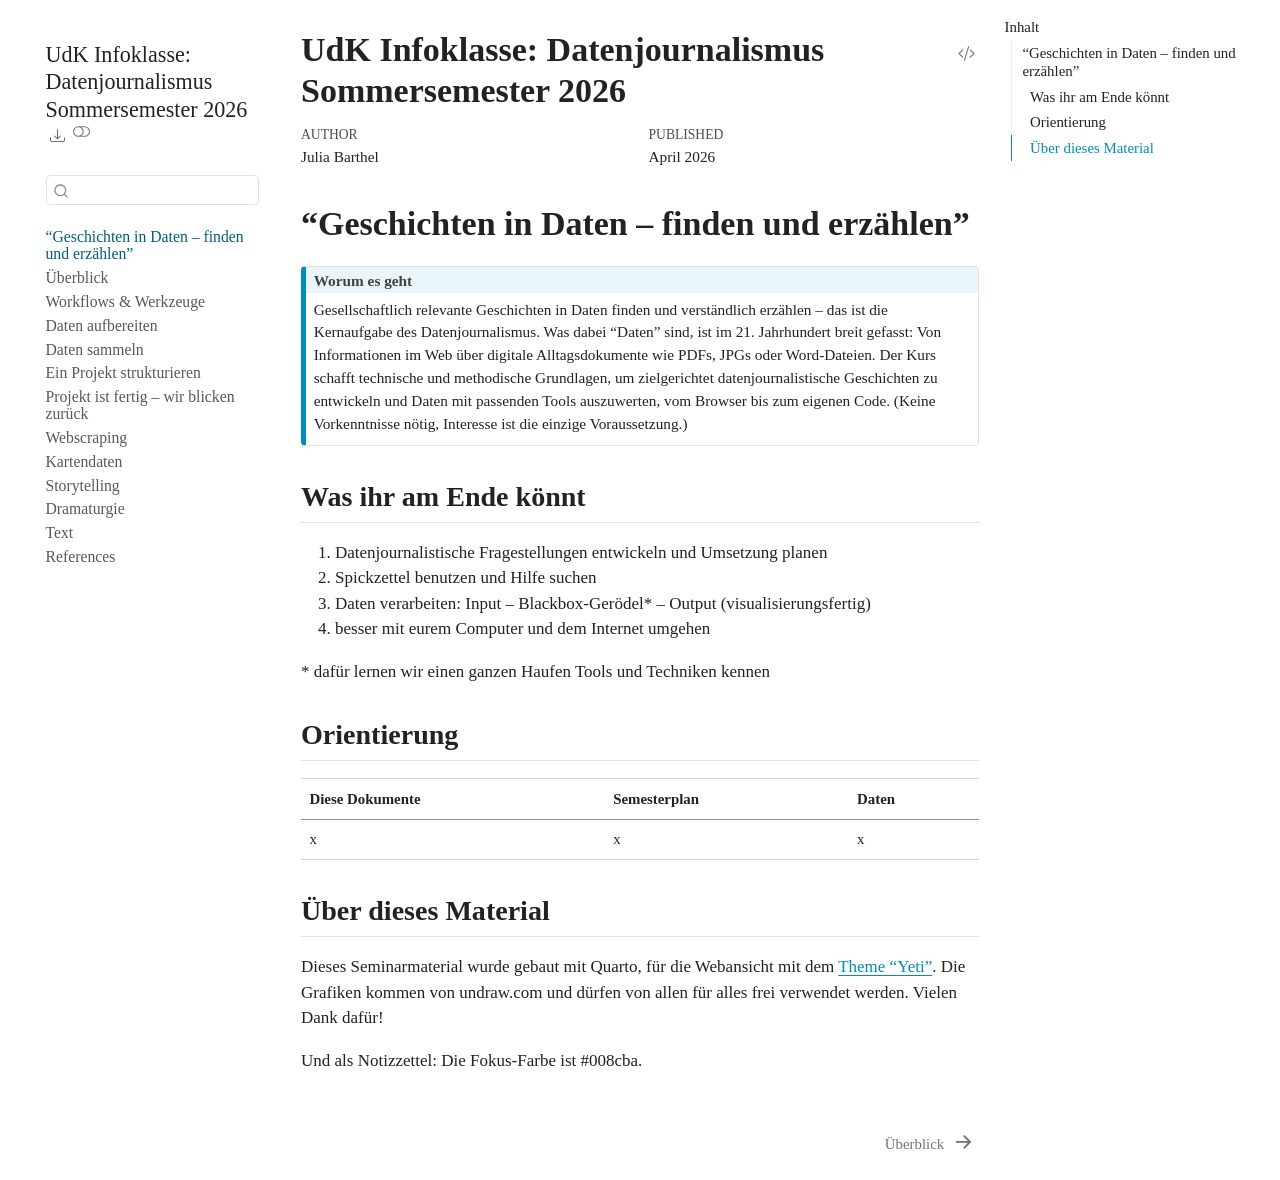
<file: docs/index.html>
<!DOCTYPE html>
<html xmlns="http://www.w3.org/1999/xhtml" lang="en" xml:lang="en"><head>

<meta charset="utf-8">
<meta name="generator" content="quarto-1.8.25">

<meta name="viewport" content="width=device-width, initial-scale=1.0, user-scalable=yes">

<meta name="author" content="Julia Barthel">

<title>UdK Infoklasse: Datenjournalismus Sommersemester 2026</title>
<style>
code{white-space: pre-wrap;}
span.smallcaps{font-variant: small-caps;}
div.columns{display: flex; gap: min(4vw, 1.5em);}
div.column{flex: auto; overflow-x: auto;}
div.hanging-indent{margin-left: 1.5em; text-indent: -1.5em;}
ul.task-list{list-style: none;}
ul.task-list li input[type="checkbox"] {
  width: 0.8em;
  margin: 0 0.8em 0.2em -1em; /* quarto-specific, see https://github.com/quarto-dev/quarto-cli/issues/4556 */ 
  vertical-align: middle;
}
/* CSS for syntax highlighting */
html { -webkit-text-size-adjust: 100%; }
pre > code.sourceCode { white-space: pre; position: relative; }
pre > code.sourceCode > span { display: inline-block; line-height: 1.25; }
pre > code.sourceCode > span:empty { height: 1.2em; }
.sourceCode { overflow: visible; }
code.sourceCode > span { color: inherit; text-decoration: inherit; }
div.sourceCode { margin: 1em 0; }
pre.sourceCode { margin: 0; }
@media screen {
div.sourceCode { overflow: auto; }
}
@media print {
pre > code.sourceCode { white-space: pre-wrap; }
pre > code.sourceCode > span { text-indent: -5em; padding-left: 5em; }
}
pre.numberSource code
  { counter-reset: source-line 0; }
pre.numberSource code > span
  { position: relative; left: -4em; counter-increment: source-line; }
pre.numberSource code > span > a:first-child::before
  { content: counter(source-line);
    position: relative; left: -1em; text-align: right; vertical-align: baseline;
    border: none; display: inline-block;
    -webkit-touch-callout: none; -webkit-user-select: none;
    -khtml-user-select: none; -moz-user-select: none;
    -ms-user-select: none; user-select: none;
    padding: 0 4px; width: 4em;
  }
pre.numberSource { margin-left: 3em;  padding-left: 4px; }
div.sourceCode
  {   }
@media screen {
pre > code.sourceCode > span > a:first-child::before { text-decoration: underline; }
}
</style>


<script src="site_libs/quarto-nav/quarto-nav.js"></script>
<script src="site_libs/quarto-nav/headroom.min.js"></script>
<script src="site_libs/clipboard/clipboard.min.js"></script>
<script src="site_libs/quarto-search/autocomplete.umd.js"></script>
<script src="site_libs/quarto-search/fuse.min.js"></script>
<script src="site_libs/quarto-search/quarto-search.js"></script>
<meta name="quarto:offset" content="./">
<link href="./2026-04-16_intro.html" rel="next">
<script src="site_libs/quarto-html/quarto.js" type="module"></script>
<script src="site_libs/quarto-html/tabsets/tabsets.js" type="module"></script>
<script src="site_libs/quarto-html/axe/axe-check.js" type="module"></script>
<script src="site_libs/quarto-html/popper.min.js"></script>
<script src="site_libs/quarto-html/tippy.umd.min.js"></script>
<script src="site_libs/quarto-html/anchor.min.js"></script>
<link href="site_libs/quarto-html/tippy.css" rel="stylesheet">
<link href="site_libs/quarto-html/quarto-syntax-highlighting-7b89279ff1a6dce999919e0e67d4d9ec.css" rel="stylesheet" class="quarto-color-scheme" id="quarto-text-highlighting-styles">
<link href="site_libs/quarto-html/quarto-syntax-highlighting-dark-707d8167ce6003fca903bfe2be84ab7f.css" rel="stylesheet" class="quarto-color-scheme quarto-color-alternate" id="quarto-text-highlighting-styles">
<link href="site_libs/quarto-html/quarto-syntax-highlighting-7b89279ff1a6dce999919e0e67d4d9ec.css" rel="stylesheet" class="quarto-color-scheme-extra" id="quarto-text-highlighting-styles">
<script src="site_libs/bootstrap/bootstrap.min.js"></script>
<link href="site_libs/bootstrap/bootstrap-icons.css" rel="stylesheet">
<link href="site_libs/bootstrap/bootstrap-2e5e9cb112419f7b35b2190a13f3c3da.min.css" rel="stylesheet" append-hash="true" class="quarto-color-scheme" id="quarto-bootstrap" data-mode="light">
<link href="site_libs/bootstrap/bootstrap-dark-cbeed4863d8242317d165af4c2a4e0e2.min.css" rel="stylesheet" append-hash="true" class="quarto-color-scheme quarto-color-alternate" id="quarto-bootstrap" data-mode="dark">
<link href="site_libs/bootstrap/bootstrap-2e5e9cb112419f7b35b2190a13f3c3da.min.css" rel="stylesheet" append-hash="true" class="quarto-color-scheme-extra" id="quarto-bootstrap" data-mode="light">
<script id="quarto-search-options" type="application/json">{
  "location": "sidebar",
  "copy-button": false,
  "collapse-after": 3,
  "panel-placement": "start",
  "type": "textbox",
  "limit": 50,
  "keyboard-shortcut": [
    "f",
    "/",
    "s"
  ],
  "show-item-context": false,
  "language": {
    "search-no-results-text": "No results",
    "search-matching-documents-text": "matching documents",
    "search-copy-link-title": "Copy link to search",
    "search-hide-matches-text": "Hide additional matches",
    "search-more-match-text": "more match in this document",
    "search-more-matches-text": "more matches in this document",
    "search-clear-button-title": "Clear",
    "search-text-placeholder": "",
    "search-detached-cancel-button-title": "Cancel",
    "search-submit-button-title": "Submit",
    "search-label": "Search"
  }
}</script>


</head>

<body class="nav-sidebar floating quarto-light"><script id="quarto-html-before-body" type="application/javascript">
    const toggleBodyColorMode = (bsSheetEl) => {
      const mode = bsSheetEl.getAttribute("data-mode");
      const bodyEl = window.document.querySelector("body");
      if (mode === "dark") {
        bodyEl.classList.add("quarto-dark");
        bodyEl.classList.remove("quarto-light");
      } else {
        bodyEl.classList.add("quarto-light");
        bodyEl.classList.remove("quarto-dark");
      }
    }
    const toggleBodyColorPrimary = () => {
      const bsSheetEl = window.document.querySelector("link#quarto-bootstrap:not([rel=disabled-stylesheet])");
      if (bsSheetEl) {
        toggleBodyColorMode(bsSheetEl);
      }
    }
    const setColorSchemeToggle = (alternate) => {
      const toggles = window.document.querySelectorAll('.quarto-color-scheme-toggle');
      for (let i=0; i < toggles.length; i++) {
        const toggle = toggles[i];
        if (toggle) {
          if (alternate) {
            toggle.classList.add("alternate");
          } else {
            toggle.classList.remove("alternate");
          }
        }
      }
    };
    const toggleColorMode = (alternate) => {
      // Switch the stylesheets
      const primaryStylesheets = window.document.querySelectorAll('link.quarto-color-scheme:not(.quarto-color-alternate)');
      const alternateStylesheets = window.document.querySelectorAll('link.quarto-color-scheme.quarto-color-alternate');
      manageTransitions('#quarto-margin-sidebar .nav-link', false);
      if (alternate) {
        // note: dark is layered on light, we don't disable primary!
        enableStylesheet(alternateStylesheets);
        for (const sheetNode of alternateStylesheets) {
          if (sheetNode.id === "quarto-bootstrap") {
            toggleBodyColorMode(sheetNode);
          }
        }
      } else {
        disableStylesheet(alternateStylesheets);
        enableStylesheet(primaryStylesheets)
        toggleBodyColorPrimary();
      }
      manageTransitions('#quarto-margin-sidebar .nav-link', true);
      // Switch the toggles
      setColorSchemeToggle(alternate)
      // Hack to workaround the fact that safari doesn't
      // properly recolor the scrollbar when toggling (#1455)
      if (navigator.userAgent.indexOf('Safari') > 0 && navigator.userAgent.indexOf('Chrome') == -1) {
        manageTransitions("body", false);
        window.scrollTo(0, 1);
        setTimeout(() => {
          window.scrollTo(0, 0);
          manageTransitions("body", true);
        }, 40);
      }
    }
    const disableStylesheet = (stylesheets) => {
      for (let i=0; i < stylesheets.length; i++) {
        const stylesheet = stylesheets[i];
        stylesheet.rel = 'disabled-stylesheet';
      }
    }
    const enableStylesheet = (stylesheets) => {
      for (let i=0; i < stylesheets.length; i++) {
        const stylesheet = stylesheets[i];
        if(stylesheet.rel !== 'stylesheet') { // for Chrome, which will still FOUC without this check
          stylesheet.rel = 'stylesheet';
        }
      }
    }
    const manageTransitions = (selector, allowTransitions) => {
      const els = window.document.querySelectorAll(selector);
      for (let i=0; i < els.length; i++) {
        const el = els[i];
        if (allowTransitions) {
          el.classList.remove('notransition');
        } else {
          el.classList.add('notransition');
        }
      }
    }
    const isFileUrl = () => {
      return window.location.protocol === 'file:';
    }
    const hasAlternateSentinel = () => {
      let styleSentinel = getColorSchemeSentinel();
      if (styleSentinel !== null) {
        return styleSentinel === "alternate";
      } else {
        return false;
      }
    }
    const setStyleSentinel = (alternate) => {
      const value = alternate ? "alternate" : "default";
      if (!isFileUrl()) {
        window.localStorage.setItem("quarto-color-scheme", value);
      } else {
        localAlternateSentinel = value;
      }
    }
    const getColorSchemeSentinel = () => {
      if (!isFileUrl()) {
        const storageValue = window.localStorage.getItem("quarto-color-scheme");
        return storageValue != null ? storageValue : localAlternateSentinel;
      } else {
        return localAlternateSentinel;
      }
    }
    const toggleGiscusIfUsed = (isAlternate, darkModeDefault) => {
      const baseTheme = document.querySelector('#giscus-base-theme')?.value ?? 'light';
      const alternateTheme = document.querySelector('#giscus-alt-theme')?.value ?? 'dark';
      let newTheme = '';
      if(authorPrefersDark) {
        newTheme = isAlternate ? baseTheme : alternateTheme;
      } else {
        newTheme = isAlternate ? alternateTheme : baseTheme;
      }
      const changeGiscusTheme = () => {
        // From: https://github.com/giscus/giscus/issues/336
        const sendMessage = (message) => {
          const iframe = document.querySelector('iframe.giscus-frame');
          if (!iframe) return;
          iframe.contentWindow.postMessage({ giscus: message }, 'https://giscus.app');
        }
        sendMessage({
          setConfig: {
            theme: newTheme
          }
        });
      }
      const isGiscussLoaded = window.document.querySelector('iframe.giscus-frame') !== null;
      if (isGiscussLoaded) {
        changeGiscusTheme();
      }
    };
    const authorPrefersDark = false;
    const darkModeDefault = authorPrefersDark;
      document.querySelector('link#quarto-text-highlighting-styles.quarto-color-scheme-extra').rel = 'disabled-stylesheet';
      document.querySelector('link#quarto-bootstrap.quarto-color-scheme-extra').rel = 'disabled-stylesheet';
    let localAlternateSentinel = darkModeDefault ? 'alternate' : 'default';
    // Dark / light mode switch
    window.quartoToggleColorScheme = () => {
      // Read the current dark / light value
      let toAlternate = !hasAlternateSentinel();
      toggleColorMode(toAlternate);
      setStyleSentinel(toAlternate);
      toggleGiscusIfUsed(toAlternate, darkModeDefault);
      window.dispatchEvent(new Event('resize'));
    };
    // Switch to dark mode if need be
    if (hasAlternateSentinel()) {
      toggleColorMode(true);
    } else {
      toggleColorMode(false);
    }
  </script>

<div id="quarto-search-results"></div>
  <header id="quarto-header" class="headroom fixed-top">
  <nav class="quarto-secondary-nav">
    <div class="container-fluid d-flex">
      <button type="button" class="quarto-btn-toggle btn" data-bs-toggle="collapse" role="button" data-bs-target=".quarto-sidebar-collapse-item" aria-controls="quarto-sidebar" aria-expanded="false" aria-label="Toggle sidebar navigation" onclick="if (window.quartoToggleHeadroom) { window.quartoToggleHeadroom(); }">
        <i class="bi bi-layout-text-sidebar-reverse"></i>
      </button>
        <nav class="quarto-page-breadcrumbs" aria-label="breadcrumb"><ol class="breadcrumb"><li class="breadcrumb-item"><a href="./index.html"><span class="chapter-title">“Geschichten in Daten – finden und erzählen”</span></a></li></ol></nav>
        <a class="flex-grow-1" role="navigation" data-bs-toggle="collapse" data-bs-target=".quarto-sidebar-collapse-item" aria-controls="quarto-sidebar" aria-expanded="false" aria-label="Toggle sidebar navigation" onclick="if (window.quartoToggleHeadroom) { window.quartoToggleHeadroom(); }">      
        </a>
      <button type="button" class="btn quarto-search-button" aria-label="Search" onclick="window.quartoOpenSearch();">
        <i class="bi bi-search"></i>
      </button>
    </div>
  </nav>
</header>
<!-- content -->
<div id="quarto-content" class="quarto-container page-columns page-rows-contents page-layout-article">
<!-- sidebar -->
  <nav id="quarto-sidebar" class="sidebar collapse collapse-horizontal quarto-sidebar-collapse-item sidebar-navigation floating overflow-auto">
    <div class="pt-lg-2 mt-2 text-left sidebar-header sidebar-header-stacked">
      <a href="./index.html" class="sidebar-logo-link">
      </a>
    <div class="sidebar-title mb-0 py-0">
      <a href="./">UdK Infoklasse: Datenjournalismus Sommersemester 2026</a> 
        <div class="sidebar-tools-main">
    <div class="dropdown">
      <a href="" title="Download" id="quarto-navigation-tool-dropdown-0" class="quarto-navigation-tool dropdown-toggle px-1" data-bs-toggle="dropdown" aria-expanded="false" role="link" aria-label="Download"><i class="bi bi-download"></i></a>
      <ul class="dropdown-menu" aria-labelledby="quarto-navigation-tool-dropdown-0">
          <li>
            <a class="dropdown-item sidebar-tools-main-item" href="./UdK-Infoklasse--Datenjournalismus-Sommersemester-2026.pdf">
              <i class="bi bi-file-pdf pe-1"></i>
            Download PDF
            </a>
          </li>
          <li>
            <a class="dropdown-item sidebar-tools-main-item" href="./UdK-Infoklasse--Datenjournalismus-Sommersemester-2026.epub">
              <i class="bi bi-journal pe-1"></i>
            Download ePub
            </a>
          </li>
      </ul>
    </div>
  <a href="" class="quarto-color-scheme-toggle quarto-navigation-tool  px-1" onclick="window.quartoToggleColorScheme(); return false;" title="Toggle dark mode"><i class="bi"></i></a>
</div>
    </div>
      </div>
        <div class="mt-2 flex-shrink-0 align-items-center">
        <div class="sidebar-search">
        <div id="quarto-search" class="" title="Search"></div>
        </div>
        </div>
    <div class="sidebar-menu-container"> 
    <ul class="list-unstyled mt-1">
        <li class="sidebar-item">
  <div class="sidebar-item-container"> 
  <a href="./index.html" class="sidebar-item-text sidebar-link active"><span class="chapter-title">“Geschichten in Daten – finden und erzählen”</span></a>
  </div>
</li>
        <li class="sidebar-item">
  <div class="sidebar-item-container"> 
  <a href="./2026-04-16_intro.html" class="sidebar-item-text sidebar-link"><span class="chapter-title">Überblick</span></a>
  </div>
</li>
        <li class="sidebar-item">
  <div class="sidebar-item-container"> 
  <a href="./2026-04-23_werkzeuge.html" class="sidebar-item-text sidebar-link"><span class="chapter-title">Workflows &amp; Werkzeuge</span></a>
  </div>
</li>
        <li class="sidebar-item">
  <div class="sidebar-item-container"> 
  <a href="./2026-04-30_aufbereitung.html" class="sidebar-item-text sidebar-link"><span class="chapter-title">Daten aufbereiten</span></a>
  </div>
</li>
        <li class="sidebar-item">
  <div class="sidebar-item-container"> 
  <a href="./2026-05-07_sammeln.html" class="sidebar-item-text sidebar-link"><span class="chapter-title">Daten sammeln</span></a>
  </div>
</li>
        <li class="sidebar-item">
  <div class="sidebar-item-container"> 
  <a href="./2026-05-21_struktur.html" class="sidebar-item-text sidebar-link"><span class="chapter-title">Ein Projekt strukturieren</span></a>
  </div>
</li>
        <li class="sidebar-item">
  <div class="sidebar-item-container"> 
  <a href="./2026-06-04_feedback.html" class="sidebar-item-text sidebar-link"><span class="chapter-title">Projekt ist fertig – wir blicken zurück</span></a>
  </div>
</li>
        <li class="sidebar-item">
  <div class="sidebar-item-container"> 
  <a href="./2026-06-11_webscraping.html" class="sidebar-item-text sidebar-link"><span class="chapter-title">Webscraping</span></a>
  </div>
</li>
        <li class="sidebar-item">
  <div class="sidebar-item-container"> 
  <a href="./2026-06-18_kartendaten.html" class="sidebar-item-text sidebar-link"><span class="chapter-title">Kartendaten</span></a>
  </div>
</li>
        <li class="sidebar-item">
  <div class="sidebar-item-container"> 
  <a href="./2026-06-25_storytelling.html" class="sidebar-item-text sidebar-link"><span class="chapter-title">Storytelling</span></a>
  </div>
</li>
        <li class="sidebar-item">
  <div class="sidebar-item-container"> 
  <a href="./2026-07-02_dramaturgie.html" class="sidebar-item-text sidebar-link"><span class="chapter-title">Dramaturgie</span></a>
  </div>
</li>
        <li class="sidebar-item">
  <div class="sidebar-item-container"> 
  <a href="./2026-07-09_text.html" class="sidebar-item-text sidebar-link"><span class="chapter-title">Text</span></a>
  </div>
</li>
        <li class="sidebar-item">
  <div class="sidebar-item-container"> 
  <a href="./references.html" class="sidebar-item-text sidebar-link"><span class="chapter-title">References</span></a>
  </div>
</li>
    </ul>
    </div>
</nav>
<div id="quarto-sidebar-glass" class="quarto-sidebar-collapse-item" data-bs-toggle="collapse" data-bs-target=".quarto-sidebar-collapse-item"></div>
<!-- margin-sidebar -->
    <div id="quarto-margin-sidebar" class="sidebar margin-sidebar">
        <nav id="TOC" role="doc-toc" class="toc-active">
    <h2 id="toc-title">Inhalt</h2>
   
  <ul>
  <li><a href="#geschichten-in-daten-finden-und-erzählen" id="toc-geschichten-in-daten-finden-und-erzählen" class="nav-link active" data-scroll-target="#geschichten-in-daten-finden-und-erzählen">“Geschichten in Daten – finden und erzählen”</a>
  <ul class="collapse">
  <li><a href="#was-ihr-am-ende-könnt" id="toc-was-ihr-am-ende-könnt" class="nav-link" data-scroll-target="#was-ihr-am-ende-könnt">Was ihr am Ende könnt</a></li>
  <li><a href="#orientierung" id="toc-orientierung" class="nav-link" data-scroll-target="#orientierung">Orientierung</a></li>
  <li><a href="#über-dieses-material" id="toc-über-dieses-material" class="nav-link" data-scroll-target="#über-dieses-material">Über dieses Material</a></li>
  </ul></li>
  </ul>
</nav>
    </div>
<!-- main -->
<main class="content" id="quarto-document-content">


<header id="title-block-header" class="quarto-title-block default">
<div class="quarto-title">
<div class="quarto-title-block"><div><h1 class="title">UdK Infoklasse: Datenjournalismus Sommersemester 2026</h1><button type="button" class="btn code-tools-button" id="quarto-code-tools-source"><i class="bi"></i></button></div></div>
</div>



<div class="quarto-title-meta">

    <div>
    <div class="quarto-title-meta-heading">Author</div>
    <div class="quarto-title-meta-contents">
             <p>Julia Barthel </p>
          </div>
  </div>
    
    <div>
    <div class="quarto-title-meta-heading">Published</div>
    <div class="quarto-title-meta-contents">
      <p class="date">April 2026</p>
    </div>
  </div>
  
    
  </div>
  


</header>


<section id="geschichten-in-daten-finden-und-erzählen" class="level1">
<h1>“Geschichten in Daten – finden und erzählen”</h1>
<div class="callout callout-style-default callout-note no-icon callout-titled">
<div class="callout-header d-flex align-content-center">
<div class="callout-icon-container">
<i class="callout-icon no-icon"></i>
</div>
<div class="callout-title-container flex-fill">
<span class="screen-reader-only">Note</span>Worum es geht
</div>
</div>
<div class="callout-body-container callout-body">
<p>Gesellschaftlich relevante Geschichten in Daten finden und verständlich erzählen – das ist die Kernaufgabe des Datenjournalismus. Was dabei “Daten” sind, ist im 21. Jahrhundert breit gefasst: Von Informationen im Web über digitale Alltagsdokumente wie PDFs, JPGs oder Word-Dateien. Der Kurs schafft technische und methodische Grundlagen, um zielgerichtet datenjournalistische Geschichten zu entwickeln und Daten mit passenden Tools auszuwerten, vom Browser bis zum eigenen Code. (Keine Vorkenntnisse nötig, Interesse ist die einzige Voraussetzung.)</p>
</div>
</div>
<section id="was-ihr-am-ende-könnt" class="level2">
<h2 class="anchored" data-anchor-id="was-ihr-am-ende-könnt">Was ihr am Ende könnt</h2>
<ol type="1">
<li>Datenjournalistische Fragestellungen entwickeln und Umsetzung planen</li>
<li>Spickzettel benutzen und Hilfe suchen</li>
<li>Daten verarbeiten: Input – Blackbox-Gerödel* – Output (visualisierungsfertig)</li>
<li>besser mit eurem Computer und dem Internet umgehen</li>
</ol>
<p>* dafür lernen wir einen ganzen Haufen Tools und Techniken kennen</p>
</section>
<section id="orientierung" class="level2">
<h2 class="anchored" data-anchor-id="orientierung">Orientierung</h2>
<table class="caption-top table">
<thead>
<tr class="header">
<th>Diese Dokumente</th>
<th>Semesterplan</th>
<th>Daten</th>
</tr>
</thead>
<tbody>
<tr class="odd">
<td>x</td>
<td>x</td>
<td>x</td>
</tr>
</tbody>
</table>
</section>
<section id="über-dieses-material" class="level2">
<h2 class="anchored" data-anchor-id="über-dieses-material">Über dieses Material</h2>
<p>Dieses Seminarmaterial wurde gebaut mit Quarto, für die Webansicht mit dem <a href="https://quarto.org/docs/output-formats/html-themes.html">Theme “Yeti”</a>. Die Grafiken kommen von undraw.com und dürfen von allen für alles frei verwendet werden. Vielen Dank dafür!</p>
<p>Und als Notizzettel: Die Fokus-Farbe ist #008cba.</p>


<!-- -->

</section>
</section>

</main> <!-- /main -->
<script id="quarto-html-after-body" type="application/javascript">
  window.document.addEventListener("DOMContentLoaded", function (event) {
    // Ensure there is a toggle, if there isn't float one in the top right
    if (window.document.querySelector('.quarto-color-scheme-toggle') === null) {
      const a = window.document.createElement('a');
      a.classList.add('top-right');
      a.classList.add('quarto-color-scheme-toggle');
      a.href = "";
      a.onclick = function() { try { window.quartoToggleColorScheme(); } catch {} return false; };
      const i = window.document.createElement("i");
      i.classList.add('bi');
      a.appendChild(i);
      window.document.body.appendChild(a);
    }
    setColorSchemeToggle(hasAlternateSentinel())
    const icon = "";
    const anchorJS = new window.AnchorJS();
    anchorJS.options = {
      placement: 'right',
      icon: icon
    };
    anchorJS.add('.anchored');
    const isCodeAnnotation = (el) => {
      for (const clz of el.classList) {
        if (clz.startsWith('code-annotation-')) {                     
          return true;
        }
      }
      return false;
    }
    const onCopySuccess = function(e) {
      // button target
      const button = e.trigger;
      // don't keep focus
      button.blur();
      // flash "checked"
      button.classList.add('code-copy-button-checked');
      var currentTitle = button.getAttribute("title");
      button.setAttribute("title", "Copied!");
      let tooltip;
      if (window.bootstrap) {
        button.setAttribute("data-bs-toggle", "tooltip");
        button.setAttribute("data-bs-placement", "left");
        button.setAttribute("data-bs-title", "Copied!");
        tooltip = new bootstrap.Tooltip(button, 
          { trigger: "manual", 
            customClass: "code-copy-button-tooltip",
            offset: [0, -8]});
        tooltip.show();    
      }
      setTimeout(function() {
        if (tooltip) {
          tooltip.hide();
          button.removeAttribute("data-bs-title");
          button.removeAttribute("data-bs-toggle");
          button.removeAttribute("data-bs-placement");
        }
        button.setAttribute("title", currentTitle);
        button.classList.remove('code-copy-button-checked');
      }, 1000);
      // clear code selection
      e.clearSelection();
    }
    const getTextToCopy = function(trigger) {
      const outerScaffold = trigger.parentElement.cloneNode(true);
      const codeEl = outerScaffold.querySelector('code');
      for (const childEl of codeEl.children) {
        if (isCodeAnnotation(childEl)) {
          childEl.remove();
        }
      }
      return codeEl.innerText;
    }
    const clipboard = new window.ClipboardJS('.code-copy-button:not([data-in-quarto-modal])', {
      text: getTextToCopy
    });
    clipboard.on('success', onCopySuccess);
    if (window.document.getElementById('quarto-embedded-source-code-modal')) {
      const clipboardModal = new window.ClipboardJS('.code-copy-button[data-in-quarto-modal]', {
        text: getTextToCopy,
        container: window.document.getElementById('quarto-embedded-source-code-modal')
      });
      clipboardModal.on('success', onCopySuccess);
    }
    const viewSource = window.document.getElementById('quarto-view-source') ||
                       window.document.getElementById('quarto-code-tools-source');
    if (viewSource) {
      const sourceUrl = viewSource.getAttribute("data-quarto-source-url");
      viewSource.addEventListener("click", function(e) {
        if (sourceUrl) {
          // rstudio viewer pane
          if (/\bcapabilities=\b/.test(window.location)) {
            window.open(sourceUrl);
          } else {
            window.location.href = sourceUrl;
          }
        } else {
          const modal = new bootstrap.Modal(document.getElementById('quarto-embedded-source-code-modal'));
          modal.show();
        }
        return false;
      });
    }
    function toggleCodeHandler(show) {
      return function(e) {
        const detailsSrc = window.document.querySelectorAll(".cell > details > .sourceCode");
        for (let i=0; i<detailsSrc.length; i++) {
          const details = detailsSrc[i].parentElement;
          if (show) {
            details.open = true;
          } else {
            details.removeAttribute("open");
          }
        }
        const cellCodeDivs = window.document.querySelectorAll(".cell > .sourceCode");
        const fromCls = show ? "hidden" : "unhidden";
        const toCls = show ? "unhidden" : "hidden";
        for (let i=0; i<cellCodeDivs.length; i++) {
          const codeDiv = cellCodeDivs[i];
          if (codeDiv.classList.contains(fromCls)) {
            codeDiv.classList.remove(fromCls);
            codeDiv.classList.add(toCls);
          } 
        }
        return false;
      }
    }
    const hideAllCode = window.document.getElementById("quarto-hide-all-code");
    if (hideAllCode) {
      hideAllCode.addEventListener("click", toggleCodeHandler(false));
    }
    const showAllCode = window.document.getElementById("quarto-show-all-code");
    if (showAllCode) {
      showAllCode.addEventListener("click", toggleCodeHandler(true));
    }
      var localhostRegex = new RegExp(/^(?:http|https):\/\/localhost\:?[0-9]*\//);
      var mailtoRegex = new RegExp(/^mailto:/);
        var filterRegex = new RegExp('/' + window.location.host + '/');
      var isInternal = (href) => {
          return filterRegex.test(href) || localhostRegex.test(href) || mailtoRegex.test(href);
      }
      // Inspect non-navigation links and adorn them if external
     var links = window.document.querySelectorAll('a[href]:not(.nav-link):not(.navbar-brand):not(.toc-action):not(.sidebar-link):not(.sidebar-item-toggle):not(.pagination-link):not(.no-external):not([aria-hidden]):not(.dropdown-item):not(.quarto-navigation-tool):not(.about-link)');
      for (var i=0; i<links.length; i++) {
        const link = links[i];
        if (!isInternal(link.href)) {
          // undo the damage that might have been done by quarto-nav.js in the case of
          // links that we want to consider external
          if (link.dataset.originalHref !== undefined) {
            link.href = link.dataset.originalHref;
          }
        }
      }
    function tippyHover(el, contentFn, onTriggerFn, onUntriggerFn) {
      const config = {
        allowHTML: true,
        maxWidth: 500,
        delay: 100,
        arrow: false,
        appendTo: function(el) {
            return el.parentElement;
        },
        interactive: true,
        interactiveBorder: 10,
        theme: 'quarto',
        placement: 'bottom-start',
      };
      if (contentFn) {
        config.content = contentFn;
      }
      if (onTriggerFn) {
        config.onTrigger = onTriggerFn;
      }
      if (onUntriggerFn) {
        config.onUntrigger = onUntriggerFn;
      }
      window.tippy(el, config); 
    }
    const noterefs = window.document.querySelectorAll('a[role="doc-noteref"]');
    for (var i=0; i<noterefs.length; i++) {
      const ref = noterefs[i];
      tippyHover(ref, function() {
        // use id or data attribute instead here
        let href = ref.getAttribute('data-footnote-href') || ref.getAttribute('href');
        try { href = new URL(href).hash; } catch {}
        const id = href.replace(/^#\/?/, "");
        const note = window.document.getElementById(id);
        if (note) {
          return note.innerHTML;
        } else {
          return "";
        }
      });
    }
    const xrefs = window.document.querySelectorAll('a.quarto-xref');
    const processXRef = (id, note) => {
      // Strip column container classes
      const stripColumnClz = (el) => {
        el.classList.remove("page-full", "page-columns");
        if (el.children) {
          for (const child of el.children) {
            stripColumnClz(child);
          }
        }
      }
      stripColumnClz(note)
      if (id === null || id.startsWith('sec-')) {
        // Special case sections, only their first couple elements
        const container = document.createElement("div");
        if (note.children && note.children.length > 2) {
          container.appendChild(note.children[0].cloneNode(true));
          for (let i = 1; i < note.children.length; i++) {
            const child = note.children[i];
            if (child.tagName === "P" && child.innerText === "") {
              continue;
            } else {
              container.appendChild(child.cloneNode(true));
              break;
            }
          }
          if (window.Quarto?.typesetMath) {
            window.Quarto.typesetMath(container);
          }
          return container.innerHTML
        } else {
          if (window.Quarto?.typesetMath) {
            window.Quarto.typesetMath(note);
          }
          return note.innerHTML;
        }
      } else {
        // Remove any anchor links if they are present
        const anchorLink = note.querySelector('a.anchorjs-link');
        if (anchorLink) {
          anchorLink.remove();
        }
        if (window.Quarto?.typesetMath) {
          window.Quarto.typesetMath(note);
        }
        if (note.classList.contains("callout")) {
          return note.outerHTML;
        } else {
          return note.innerHTML;
        }
      }
    }
    for (var i=0; i<xrefs.length; i++) {
      const xref = xrefs[i];
      tippyHover(xref, undefined, function(instance) {
        instance.disable();
        let url = xref.getAttribute('href');
        let hash = undefined; 
        if (url.startsWith('#')) {
          hash = url;
        } else {
          try { hash = new URL(url).hash; } catch {}
        }
        if (hash) {
          const id = hash.replace(/^#\/?/, "");
          const note = window.document.getElementById(id);
          if (note !== null) {
            try {
              const html = processXRef(id, note.cloneNode(true));
              instance.setContent(html);
            } finally {
              instance.enable();
              instance.show();
            }
          } else {
            // See if we can fetch this
            fetch(url.split('#')[0])
            .then(res => res.text())
            .then(html => {
              const parser = new DOMParser();
              const htmlDoc = parser.parseFromString(html, "text/html");
              const note = htmlDoc.getElementById(id);
              if (note !== null) {
                const html = processXRef(id, note);
                instance.setContent(html);
              } 
            }).finally(() => {
              instance.enable();
              instance.show();
            });
          }
        } else {
          // See if we can fetch a full url (with no hash to target)
          // This is a special case and we should probably do some content thinning / targeting
          fetch(url)
          .then(res => res.text())
          .then(html => {
            const parser = new DOMParser();
            const htmlDoc = parser.parseFromString(html, "text/html");
            const note = htmlDoc.querySelector('main.content');
            if (note !== null) {
              // This should only happen for chapter cross references
              // (since there is no id in the URL)
              // remove the first header
              if (note.children.length > 0 && note.children[0].tagName === "HEADER") {
                note.children[0].remove();
              }
              const html = processXRef(null, note);
              instance.setContent(html);
            } 
          }).finally(() => {
            instance.enable();
            instance.show();
          });
        }
      }, function(instance) {
      });
    }
        let selectedAnnoteEl;
        const selectorForAnnotation = ( cell, annotation) => {
          let cellAttr = 'data-code-cell="' + cell + '"';
          let lineAttr = 'data-code-annotation="' +  annotation + '"';
          const selector = 'span[' + cellAttr + '][' + lineAttr + ']';
          return selector;
        }
        const selectCodeLines = (annoteEl) => {
          const doc = window.document;
          const targetCell = annoteEl.getAttribute("data-target-cell");
          const targetAnnotation = annoteEl.getAttribute("data-target-annotation");
          const annoteSpan = window.document.querySelector(selectorForAnnotation(targetCell, targetAnnotation));
          const lines = annoteSpan.getAttribute("data-code-lines").split(",");
          const lineIds = lines.map((line) => {
            return targetCell + "-" + line;
          })
          let top = null;
          let height = null;
          let parent = null;
          if (lineIds.length > 0) {
              //compute the position of the single el (top and bottom and make a div)
              const el = window.document.getElementById(lineIds[0]);
              top = el.offsetTop;
              height = el.offsetHeight;
              parent = el.parentElement.parentElement;
            if (lineIds.length > 1) {
              const lastEl = window.document.getElementById(lineIds[lineIds.length - 1]);
              const bottom = lastEl.offsetTop + lastEl.offsetHeight;
              height = bottom - top;
            }
            if (top !== null && height !== null && parent !== null) {
              // cook up a div (if necessary) and position it 
              let div = window.document.getElementById("code-annotation-line-highlight");
              if (div === null) {
                div = window.document.createElement("div");
                div.setAttribute("id", "code-annotation-line-highlight");
                div.style.position = 'absolute';
                parent.appendChild(div);
              }
              div.style.top = top - 2 + "px";
              div.style.height = height + 4 + "px";
              div.style.left = 0;
              let gutterDiv = window.document.getElementById("code-annotation-line-highlight-gutter");
              if (gutterDiv === null) {
                gutterDiv = window.document.createElement("div");
                gutterDiv.setAttribute("id", "code-annotation-line-highlight-gutter");
                gutterDiv.style.position = 'absolute';
                const codeCell = window.document.getElementById(targetCell);
                const gutter = codeCell.querySelector('.code-annotation-gutter');
                gutter.appendChild(gutterDiv);
              }
              gutterDiv.style.top = top - 2 + "px";
              gutterDiv.style.height = height + 4 + "px";
            }
            selectedAnnoteEl = annoteEl;
          }
        };
        const unselectCodeLines = () => {
          const elementsIds = ["code-annotation-line-highlight", "code-annotation-line-highlight-gutter"];
          elementsIds.forEach((elId) => {
            const div = window.document.getElementById(elId);
            if (div) {
              div.remove();
            }
          });
          selectedAnnoteEl = undefined;
        };
          // Handle positioning of the toggle
      window.addEventListener(
        "resize",
        throttle(() => {
          elRect = undefined;
          if (selectedAnnoteEl) {
            selectCodeLines(selectedAnnoteEl);
          }
        }, 10)
      );
      function throttle(fn, ms) {
      let throttle = false;
      let timer;
        return (...args) => {
          if(!throttle) { // first call gets through
              fn.apply(this, args);
              throttle = true;
          } else { // all the others get throttled
              if(timer) clearTimeout(timer); // cancel #2
              timer = setTimeout(() => {
                fn.apply(this, args);
                timer = throttle = false;
              }, ms);
          }
        };
      }
        // Attach click handler to the DT
        const annoteDls = window.document.querySelectorAll('dt[data-target-cell]');
        for (const annoteDlNode of annoteDls) {
          annoteDlNode.addEventListener('click', (event) => {
            const clickedEl = event.target;
            if (clickedEl !== selectedAnnoteEl) {
              unselectCodeLines();
              const activeEl = window.document.querySelector('dt[data-target-cell].code-annotation-active');
              if (activeEl) {
                activeEl.classList.remove('code-annotation-active');
              }
              selectCodeLines(clickedEl);
              clickedEl.classList.add('code-annotation-active');
            } else {
              // Unselect the line
              unselectCodeLines();
              clickedEl.classList.remove('code-annotation-active');
            }
          });
        }
    const findCites = (el) => {
      const parentEl = el.parentElement;
      if (parentEl) {
        const cites = parentEl.dataset.cites;
        if (cites) {
          return {
            el,
            cites: cites.split(' ')
          };
        } else {
          return findCites(el.parentElement)
        }
      } else {
        return undefined;
      }
    };
    var bibliorefs = window.document.querySelectorAll('a[role="doc-biblioref"]');
    for (var i=0; i<bibliorefs.length; i++) {
      const ref = bibliorefs[i];
      const citeInfo = findCites(ref);
      if (citeInfo) {
        tippyHover(citeInfo.el, function() {
          var popup = window.document.createElement('div');
          citeInfo.cites.forEach(function(cite) {
            var citeDiv = window.document.createElement('div');
            citeDiv.classList.add('hanging-indent');
            citeDiv.classList.add('csl-entry');
            var biblioDiv = window.document.getElementById('ref-' + cite);
            if (biblioDiv) {
              citeDiv.innerHTML = biblioDiv.innerHTML;
            }
            popup.appendChild(citeDiv);
          });
          return popup.innerHTML;
        });
      }
    }
  });
  </script>
<nav class="page-navigation">
  <div class="nav-page nav-page-previous">
  </div>
  <div class="nav-page nav-page-next">
      <a href="./2026-04-16_intro.html" class="pagination-link" aria-label="Überblick">
        <span class="nav-page-text"><span class="chapter-title">Überblick</span></span> <i class="bi bi-arrow-right-short"></i>
      </a>
  </div>
</nav><div class="modal fade" id="quarto-embedded-source-code-modal" tabindex="-1" aria-labelledby="quarto-embedded-source-code-modal-label" aria-hidden="true"><div class="modal-dialog modal-dialog-scrollable"><div class="modal-content"><div class="modal-header"><h5 class="modal-title" id="quarto-embedded-source-code-modal-label">Source Code</h5><button class="btn-close" data-bs-dismiss="modal"></button></div><div class="modal-body"><div class="">
<div class="code-copy-outer-scaffold"><div class="sourceCode" id="cb1" data-shortcodes="false"><pre class="sourceCode numberSource markdown number-lines code-with-copy"><code class="sourceCode markdown"><span id="cb1-1"><a href="#cb1-1"></a><span class="fu"># "Geschichten in Daten – finden und erzählen"</span></span>
<span id="cb1-2"><a href="#cb1-2"></a></span>
<span id="cb1-3"><a href="#cb1-3"></a>::: {.callout-note icon=false}</span>
<span id="cb1-4"><a href="#cb1-4"></a><span class="fu">## Worum es geht</span></span>
<span id="cb1-5"><a href="#cb1-5"></a></span>
<span id="cb1-6"><a href="#cb1-6"></a>Gesellschaftlich relevante Geschichten in Daten finden und verständlich erzählen – das ist die Kernaufgabe des Datenjournalismus. Was dabei "Daten" sind, ist im 21. Jahrhundert breit gefasst: Von Informationen im Web über digitale Alltagsdokumente wie PDFs, JPGs oder Word-Dateien. Der Kurs schafft technische und methodische Grundlagen, um zielgerichtet datenjournalistische Geschichten zu entwickeln und Daten mit passenden Tools auszuwerten, vom Browser bis zum eigenen Code. (Keine Vorkenntnisse nötig, Interesse ist die einzige Voraussetzung.)</span>
<span id="cb1-7"><a href="#cb1-7"></a></span>
<span id="cb1-8"><a href="#cb1-8"></a>:::</span>
<span id="cb1-9"><a href="#cb1-9"></a></span>
<span id="cb1-10"><a href="#cb1-10"></a><span class="fu">## Was ihr am Ende könnt</span></span>
<span id="cb1-11"><a href="#cb1-11"></a></span>
<span id="cb1-12"><a href="#cb1-12"></a><span class="ss">1. </span>Datenjournalistische Fragestellungen entwickeln und Umsetzung planen</span>
<span id="cb1-13"><a href="#cb1-13"></a><span class="ss">2. </span>Spickzettel benutzen und Hilfe suchen</span>
<span id="cb1-14"><a href="#cb1-14"></a><span class="ss">3. </span>Daten verarbeiten: Input – Blackbox-Gerödel* – Output (visualisierungsfertig)</span>
<span id="cb1-15"><a href="#cb1-15"></a><span class="ss">4. </span>besser mit eurem Computer und dem Internet umgehen</span>
<span id="cb1-16"><a href="#cb1-16"></a></span>
<span id="cb1-17"><a href="#cb1-17"></a><span class="sc">\*</span> dafür lernen wir einen ganzen Haufen Tools und Techniken kennen</span>
<span id="cb1-18"><a href="#cb1-18"></a></span>
<span id="cb1-19"><a href="#cb1-19"></a><span class="fu">## Orientierung</span></span>
<span id="cb1-20"><a href="#cb1-20"></a></span>
<span id="cb1-21"><a href="#cb1-21"></a>Diese Dokumente | Semesterplan | Daten</span>
<span id="cb1-22"><a href="#cb1-22"></a>----------------|--------------|-------</span>
<span id="cb1-23"><a href="#cb1-23"></a>x | x | x</span>
<span id="cb1-24"><a href="#cb1-24"></a></span>
<span id="cb1-25"><a href="#cb1-25"></a></span>
<span id="cb1-26"><a href="#cb1-26"></a><span class="fu">## Über dieses Material</span></span>
<span id="cb1-27"><a href="#cb1-27"></a></span>
<span id="cb1-28"><a href="#cb1-28"></a>Dieses Seminarmaterial wurde gebaut mit Quarto, für die Webansicht mit dem <span class="co">[</span><span class="ot">Theme "Yeti"</span><span class="co">](https://quarto.org/docs/output-formats/html-themes.html)</span>.</span>
<span id="cb1-29"><a href="#cb1-29"></a>Die Grafiken kommen von undraw.com und dürfen von allen für alles frei verwendet werden. Vielen Dank dafür!</span>
<span id="cb1-30"><a href="#cb1-30"></a></span>
<span id="cb1-31"><a href="#cb1-31"></a>Und als Notizzettel: Die Fokus-Farbe ist #008cba.</span></code></pre></div><button title="Copy to Clipboard" class="code-copy-button" data-in-quarto-modal=""><i class="bi"></i></button></div>
</div></div></div></div></div>
</div> <!-- /content -->




</body></html>
</file>
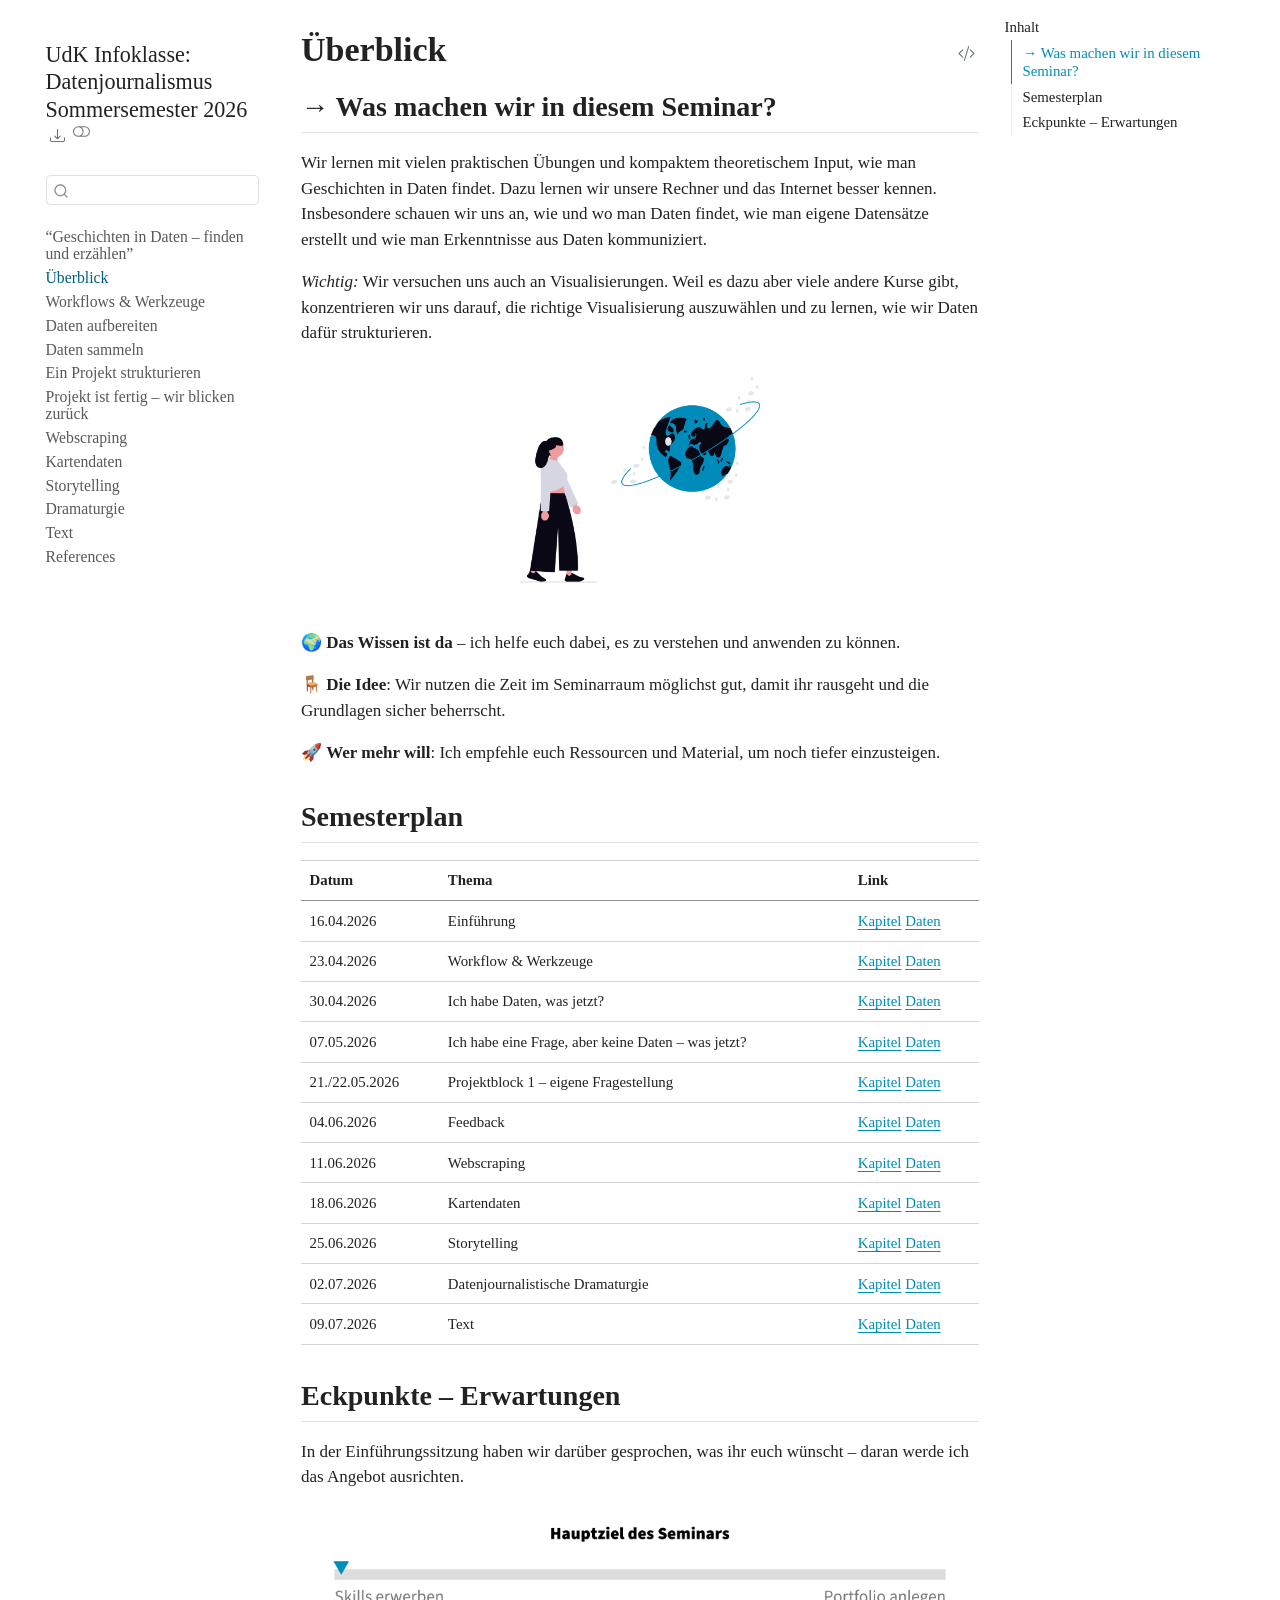
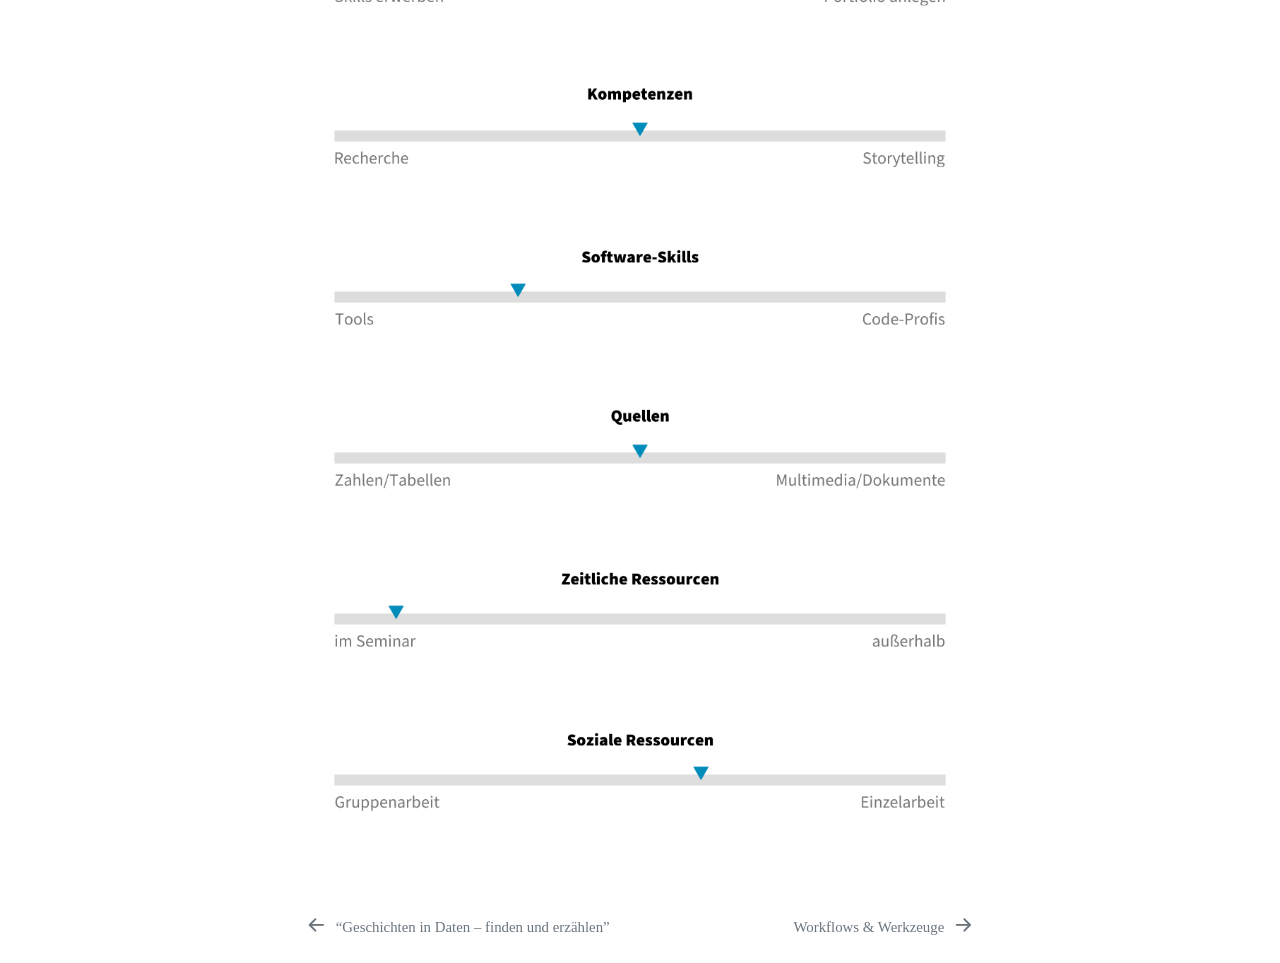
<file: docs/2026-04-16_intro.html>
<!DOCTYPE html>
<html xmlns="http://www.w3.org/1999/xhtml" lang="en" xml:lang="en"><head>

<meta charset="utf-8">
<meta name="generator" content="quarto-1.8.25">

<meta name="viewport" content="width=device-width, initial-scale=1.0, user-scalable=yes">


<title>Überblick – UdK Infoklasse: Datenjournalismus Sommersemester 2026</title>
<style>
code{white-space: pre-wrap;}
span.smallcaps{font-variant: small-caps;}
div.columns{display: flex; gap: min(4vw, 1.5em);}
div.column{flex: auto; overflow-x: auto;}
div.hanging-indent{margin-left: 1.5em; text-indent: -1.5em;}
ul.task-list{list-style: none;}
ul.task-list li input[type="checkbox"] {
  width: 0.8em;
  margin: 0 0.8em 0.2em -1em; /* quarto-specific, see https://github.com/quarto-dev/quarto-cli/issues/4556 */ 
  vertical-align: middle;
}
/* CSS for syntax highlighting */
html { -webkit-text-size-adjust: 100%; }
pre > code.sourceCode { white-space: pre; position: relative; }
pre > code.sourceCode > span { display: inline-block; line-height: 1.25; }
pre > code.sourceCode > span:empty { height: 1.2em; }
.sourceCode { overflow: visible; }
code.sourceCode > span { color: inherit; text-decoration: inherit; }
div.sourceCode { margin: 1em 0; }
pre.sourceCode { margin: 0; }
@media screen {
div.sourceCode { overflow: auto; }
}
@media print {
pre > code.sourceCode { white-space: pre-wrap; }
pre > code.sourceCode > span { text-indent: -5em; padding-left: 5em; }
}
pre.numberSource code
  { counter-reset: source-line 0; }
pre.numberSource code > span
  { position: relative; left: -4em; counter-increment: source-line; }
pre.numberSource code > span > a:first-child::before
  { content: counter(source-line);
    position: relative; left: -1em; text-align: right; vertical-align: baseline;
    border: none; display: inline-block;
    -webkit-touch-callout: none; -webkit-user-select: none;
    -khtml-user-select: none; -moz-user-select: none;
    -ms-user-select: none; user-select: none;
    padding: 0 4px; width: 4em;
  }
pre.numberSource { margin-left: 3em;  padding-left: 4px; }
div.sourceCode
  {   }
@media screen {
pre > code.sourceCode > span > a:first-child::before { text-decoration: underline; }
}
</style>


<script src="site_libs/quarto-nav/quarto-nav.js"></script>
<script src="site_libs/quarto-nav/headroom.min.js"></script>
<script src="site_libs/clipboard/clipboard.min.js"></script>
<script src="site_libs/quarto-search/autocomplete.umd.js"></script>
<script src="site_libs/quarto-search/fuse.min.js"></script>
<script src="site_libs/quarto-search/quarto-search.js"></script>
<meta name="quarto:offset" content="./">
<link href="./2026-04-23_werkzeuge.html" rel="next">
<link href="./index.html" rel="prev">
<script src="site_libs/quarto-html/quarto.js" type="module"></script>
<script src="site_libs/quarto-html/tabsets/tabsets.js" type="module"></script>
<script src="site_libs/quarto-html/axe/axe-check.js" type="module"></script>
<script src="site_libs/quarto-html/popper.min.js"></script>
<script src="site_libs/quarto-html/tippy.umd.min.js"></script>
<script src="site_libs/quarto-html/anchor.min.js"></script>
<link href="site_libs/quarto-html/tippy.css" rel="stylesheet">
<link href="site_libs/quarto-html/quarto-syntax-highlighting-7b89279ff1a6dce999919e0e67d4d9ec.css" rel="stylesheet" class="quarto-color-scheme" id="quarto-text-highlighting-styles">
<link href="site_libs/quarto-html/quarto-syntax-highlighting-dark-707d8167ce6003fca903bfe2be84ab7f.css" rel="stylesheet" class="quarto-color-scheme quarto-color-alternate" id="quarto-text-highlighting-styles">
<link href="site_libs/quarto-html/quarto-syntax-highlighting-7b89279ff1a6dce999919e0e67d4d9ec.css" rel="stylesheet" class="quarto-color-scheme-extra" id="quarto-text-highlighting-styles">
<script src="site_libs/bootstrap/bootstrap.min.js"></script>
<link href="site_libs/bootstrap/bootstrap-icons.css" rel="stylesheet">
<link href="site_libs/bootstrap/bootstrap-2e5e9cb112419f7b35b2190a13f3c3da.min.css" rel="stylesheet" append-hash="true" class="quarto-color-scheme" id="quarto-bootstrap" data-mode="light">
<link href="site_libs/bootstrap/bootstrap-dark-cbeed4863d8242317d165af4c2a4e0e2.min.css" rel="stylesheet" append-hash="true" class="quarto-color-scheme quarto-color-alternate" id="quarto-bootstrap" data-mode="dark">
<link href="site_libs/bootstrap/bootstrap-2e5e9cb112419f7b35b2190a13f3c3da.min.css" rel="stylesheet" append-hash="true" class="quarto-color-scheme-extra" id="quarto-bootstrap" data-mode="light">
<script src="site_libs/quarto-contrib/glightbox/glightbox.min.js"></script>
<link href="site_libs/quarto-contrib/glightbox/glightbox.min.css" rel="stylesheet">
<link href="site_libs/quarto-contrib/glightbox/lightbox.css" rel="stylesheet">
<script id="quarto-search-options" type="application/json">{
  "location": "sidebar",
  "copy-button": false,
  "collapse-after": 3,
  "panel-placement": "start",
  "type": "textbox",
  "limit": 50,
  "keyboard-shortcut": [
    "f",
    "/",
    "s"
  ],
  "show-item-context": false,
  "language": {
    "search-no-results-text": "No results",
    "search-matching-documents-text": "matching documents",
    "search-copy-link-title": "Copy link to search",
    "search-hide-matches-text": "Hide additional matches",
    "search-more-match-text": "more match in this document",
    "search-more-matches-text": "more matches in this document",
    "search-clear-button-title": "Clear",
    "search-text-placeholder": "",
    "search-detached-cancel-button-title": "Cancel",
    "search-submit-button-title": "Submit",
    "search-label": "Search"
  }
}</script>


</head>

<body class="nav-sidebar floating quarto-light"><script id="quarto-html-before-body" type="application/javascript">
    const toggleBodyColorMode = (bsSheetEl) => {
      const mode = bsSheetEl.getAttribute("data-mode");
      const bodyEl = window.document.querySelector("body");
      if (mode === "dark") {
        bodyEl.classList.add("quarto-dark");
        bodyEl.classList.remove("quarto-light");
      } else {
        bodyEl.classList.add("quarto-light");
        bodyEl.classList.remove("quarto-dark");
      }
    }
    const toggleBodyColorPrimary = () => {
      const bsSheetEl = window.document.querySelector("link#quarto-bootstrap:not([rel=disabled-stylesheet])");
      if (bsSheetEl) {
        toggleBodyColorMode(bsSheetEl);
      }
    }
    const setColorSchemeToggle = (alternate) => {
      const toggles = window.document.querySelectorAll('.quarto-color-scheme-toggle');
      for (let i=0; i < toggles.length; i++) {
        const toggle = toggles[i];
        if (toggle) {
          if (alternate) {
            toggle.classList.add("alternate");
          } else {
            toggle.classList.remove("alternate");
          }
        }
      }
    };
    const toggleColorMode = (alternate) => {
      // Switch the stylesheets
      const primaryStylesheets = window.document.querySelectorAll('link.quarto-color-scheme:not(.quarto-color-alternate)');
      const alternateStylesheets = window.document.querySelectorAll('link.quarto-color-scheme.quarto-color-alternate');
      manageTransitions('#quarto-margin-sidebar .nav-link', false);
      if (alternate) {
        // note: dark is layered on light, we don't disable primary!
        enableStylesheet(alternateStylesheets);
        for (const sheetNode of alternateStylesheets) {
          if (sheetNode.id === "quarto-bootstrap") {
            toggleBodyColorMode(sheetNode);
          }
        }
      } else {
        disableStylesheet(alternateStylesheets);
        enableStylesheet(primaryStylesheets)
        toggleBodyColorPrimary();
      }
      manageTransitions('#quarto-margin-sidebar .nav-link', true);
      // Switch the toggles
      setColorSchemeToggle(alternate)
      // Hack to workaround the fact that safari doesn't
      // properly recolor the scrollbar when toggling (#1455)
      if (navigator.userAgent.indexOf('Safari') > 0 && navigator.userAgent.indexOf('Chrome') == -1) {
        manageTransitions("body", false);
        window.scrollTo(0, 1);
        setTimeout(() => {
          window.scrollTo(0, 0);
          manageTransitions("body", true);
        }, 40);
      }
    }
    const disableStylesheet = (stylesheets) => {
      for (let i=0; i < stylesheets.length; i++) {
        const stylesheet = stylesheets[i];
        stylesheet.rel = 'disabled-stylesheet';
      }
    }
    const enableStylesheet = (stylesheets) => {
      for (let i=0; i < stylesheets.length; i++) {
        const stylesheet = stylesheets[i];
        if(stylesheet.rel !== 'stylesheet') { // for Chrome, which will still FOUC without this check
          stylesheet.rel = 'stylesheet';
        }
      }
    }
    const manageTransitions = (selector, allowTransitions) => {
      const els = window.document.querySelectorAll(selector);
      for (let i=0; i < els.length; i++) {
        const el = els[i];
        if (allowTransitions) {
          el.classList.remove('notransition');
        } else {
          el.classList.add('notransition');
        }
      }
    }
    const isFileUrl = () => {
      return window.location.protocol === 'file:';
    }
    const hasAlternateSentinel = () => {
      let styleSentinel = getColorSchemeSentinel();
      if (styleSentinel !== null) {
        return styleSentinel === "alternate";
      } else {
        return false;
      }
    }
    const setStyleSentinel = (alternate) => {
      const value = alternate ? "alternate" : "default";
      if (!isFileUrl()) {
        window.localStorage.setItem("quarto-color-scheme", value);
      } else {
        localAlternateSentinel = value;
      }
    }
    const getColorSchemeSentinel = () => {
      if (!isFileUrl()) {
        const storageValue = window.localStorage.getItem("quarto-color-scheme");
        return storageValue != null ? storageValue : localAlternateSentinel;
      } else {
        return localAlternateSentinel;
      }
    }
    const toggleGiscusIfUsed = (isAlternate, darkModeDefault) => {
      const baseTheme = document.querySelector('#giscus-base-theme')?.value ?? 'light';
      const alternateTheme = document.querySelector('#giscus-alt-theme')?.value ?? 'dark';
      let newTheme = '';
      if(authorPrefersDark) {
        newTheme = isAlternate ? baseTheme : alternateTheme;
      } else {
        newTheme = isAlternate ? alternateTheme : baseTheme;
      }
      const changeGiscusTheme = () => {
        // From: https://github.com/giscus/giscus/issues/336
        const sendMessage = (message) => {
          const iframe = document.querySelector('iframe.giscus-frame');
          if (!iframe) return;
          iframe.contentWindow.postMessage({ giscus: message }, 'https://giscus.app');
        }
        sendMessage({
          setConfig: {
            theme: newTheme
          }
        });
      }
      const isGiscussLoaded = window.document.querySelector('iframe.giscus-frame') !== null;
      if (isGiscussLoaded) {
        changeGiscusTheme();
      }
    };
    const authorPrefersDark = false;
    const darkModeDefault = authorPrefersDark;
      document.querySelector('link#quarto-text-highlighting-styles.quarto-color-scheme-extra').rel = 'disabled-stylesheet';
      document.querySelector('link#quarto-bootstrap.quarto-color-scheme-extra').rel = 'disabled-stylesheet';
    let localAlternateSentinel = darkModeDefault ? 'alternate' : 'default';
    // Dark / light mode switch
    window.quartoToggleColorScheme = () => {
      // Read the current dark / light value
      let toAlternate = !hasAlternateSentinel();
      toggleColorMode(toAlternate);
      setStyleSentinel(toAlternate);
      toggleGiscusIfUsed(toAlternate, darkModeDefault);
      window.dispatchEvent(new Event('resize'));
    };
    // Switch to dark mode if need be
    if (hasAlternateSentinel()) {
      toggleColorMode(true);
    } else {
      toggleColorMode(false);
    }
  </script>

<div id="quarto-search-results"></div>
  <header id="quarto-header" class="headroom fixed-top">
  <nav class="quarto-secondary-nav">
    <div class="container-fluid d-flex">
      <button type="button" class="quarto-btn-toggle btn" data-bs-toggle="collapse" role="button" data-bs-target=".quarto-sidebar-collapse-item" aria-controls="quarto-sidebar" aria-expanded="false" aria-label="Toggle sidebar navigation" onclick="if (window.quartoToggleHeadroom) { window.quartoToggleHeadroom(); }">
        <i class="bi bi-layout-text-sidebar-reverse"></i>
      </button>
        <nav class="quarto-page-breadcrumbs" aria-label="breadcrumb"><ol class="breadcrumb"><li class="breadcrumb-item"><a href="./2026-04-16_intro.html"><span class="chapter-title">Überblick</span></a></li></ol></nav>
        <a class="flex-grow-1" role="navigation" data-bs-toggle="collapse" data-bs-target=".quarto-sidebar-collapse-item" aria-controls="quarto-sidebar" aria-expanded="false" aria-label="Toggle sidebar navigation" onclick="if (window.quartoToggleHeadroom) { window.quartoToggleHeadroom(); }">      
        </a>
      <button type="button" class="btn quarto-search-button" aria-label="Search" onclick="window.quartoOpenSearch();">
        <i class="bi bi-search"></i>
      </button>
    </div>
  </nav>
</header>
<!-- content -->
<div id="quarto-content" class="quarto-container page-columns page-rows-contents page-layout-article">
<!-- sidebar -->
  <nav id="quarto-sidebar" class="sidebar collapse collapse-horizontal quarto-sidebar-collapse-item sidebar-navigation floating overflow-auto">
    <div class="pt-lg-2 mt-2 text-left sidebar-header sidebar-header-stacked">
      <a href="./index.html" class="sidebar-logo-link">
      </a>
    <div class="sidebar-title mb-0 py-0">
      <a href="./">UdK Infoklasse: Datenjournalismus Sommersemester 2026</a> 
        <div class="sidebar-tools-main">
    <div class="dropdown">
      <a href="" title="Download" id="quarto-navigation-tool-dropdown-0" class="quarto-navigation-tool dropdown-toggle px-1" data-bs-toggle="dropdown" aria-expanded="false" role="link" aria-label="Download"><i class="bi bi-download"></i></a>
      <ul class="dropdown-menu" aria-labelledby="quarto-navigation-tool-dropdown-0">
          <li>
            <a class="dropdown-item sidebar-tools-main-item" href="./UdK-Infoklasse--Datenjournalismus-Sommersemester-2026.pdf">
              <i class="bi bi-file-pdf pe-1"></i>
            Download PDF
            </a>
          </li>
          <li>
            <a class="dropdown-item sidebar-tools-main-item" href="./UdK-Infoklasse--Datenjournalismus-Sommersemester-2026.epub">
              <i class="bi bi-journal pe-1"></i>
            Download ePub
            </a>
          </li>
      </ul>
    </div>
  <a href="" class="quarto-color-scheme-toggle quarto-navigation-tool  px-1" onclick="window.quartoToggleColorScheme(); return false;" title="Toggle dark mode"><i class="bi"></i></a>
</div>
    </div>
      </div>
        <div class="mt-2 flex-shrink-0 align-items-center">
        <div class="sidebar-search">
        <div id="quarto-search" class="" title="Search"></div>
        </div>
        </div>
    <div class="sidebar-menu-container"> 
    <ul class="list-unstyled mt-1">
        <li class="sidebar-item">
  <div class="sidebar-item-container"> 
  <a href="./index.html" class="sidebar-item-text sidebar-link"><span class="chapter-title">“Geschichten in Daten – finden und erzählen”</span></a>
  </div>
</li>
        <li class="sidebar-item">
  <div class="sidebar-item-container"> 
  <a href="./2026-04-16_intro.html" class="sidebar-item-text sidebar-link active"><span class="chapter-title">Überblick</span></a>
  </div>
</li>
        <li class="sidebar-item">
  <div class="sidebar-item-container"> 
  <a href="./2026-04-23_werkzeuge.html" class="sidebar-item-text sidebar-link"><span class="chapter-title">Workflows &amp; Werkzeuge</span></a>
  </div>
</li>
        <li class="sidebar-item">
  <div class="sidebar-item-container"> 
  <a href="./2026-04-30_aufbereitung.html" class="sidebar-item-text sidebar-link"><span class="chapter-title">Daten aufbereiten</span></a>
  </div>
</li>
        <li class="sidebar-item">
  <div class="sidebar-item-container"> 
  <a href="./2026-05-07_sammeln.html" class="sidebar-item-text sidebar-link"><span class="chapter-title">Daten sammeln</span></a>
  </div>
</li>
        <li class="sidebar-item">
  <div class="sidebar-item-container"> 
  <a href="./2026-05-21_struktur.html" class="sidebar-item-text sidebar-link"><span class="chapter-title">Ein Projekt strukturieren</span></a>
  </div>
</li>
        <li class="sidebar-item">
  <div class="sidebar-item-container"> 
  <a href="./2026-06-04_feedback.html" class="sidebar-item-text sidebar-link"><span class="chapter-title">Projekt ist fertig – wir blicken zurück</span></a>
  </div>
</li>
        <li class="sidebar-item">
  <div class="sidebar-item-container"> 
  <a href="./2026-06-11_webscraping.html" class="sidebar-item-text sidebar-link"><span class="chapter-title">Webscraping</span></a>
  </div>
</li>
        <li class="sidebar-item">
  <div class="sidebar-item-container"> 
  <a href="./2026-06-18_kartendaten.html" class="sidebar-item-text sidebar-link"><span class="chapter-title">Kartendaten</span></a>
  </div>
</li>
        <li class="sidebar-item">
  <div class="sidebar-item-container"> 
  <a href="./2026-06-25_storytelling.html" class="sidebar-item-text sidebar-link"><span class="chapter-title">Storytelling</span></a>
  </div>
</li>
        <li class="sidebar-item">
  <div class="sidebar-item-container"> 
  <a href="./2026-07-02_dramaturgie.html" class="sidebar-item-text sidebar-link"><span class="chapter-title">Dramaturgie</span></a>
  </div>
</li>
        <li class="sidebar-item">
  <div class="sidebar-item-container"> 
  <a href="./2026-07-09_text.html" class="sidebar-item-text sidebar-link"><span class="chapter-title">Text</span></a>
  </div>
</li>
        <li class="sidebar-item">
  <div class="sidebar-item-container"> 
  <a href="./references.html" class="sidebar-item-text sidebar-link"><span class="chapter-title">References</span></a>
  </div>
</li>
    </ul>
    </div>
</nav>
<div id="quarto-sidebar-glass" class="quarto-sidebar-collapse-item" data-bs-toggle="collapse" data-bs-target=".quarto-sidebar-collapse-item"></div>
<!-- margin-sidebar -->
    <div id="quarto-margin-sidebar" class="sidebar margin-sidebar">
        <nav id="TOC" role="doc-toc" class="toc-active">
    <h2 id="toc-title">Inhalt</h2>
   
  <ul>
  <li><a href="#was-machen-wir-in-diesem-seminar" id="toc-was-machen-wir-in-diesem-seminar" class="nav-link active" data-scroll-target="#was-machen-wir-in-diesem-seminar">→ Was machen wir in diesem Seminar?</a></li>
  <li><a href="#semesterplan" id="toc-semesterplan" class="nav-link" data-scroll-target="#semesterplan">Semesterplan</a></li>
  <li><a href="#eckpunkte-erwartungen" id="toc-eckpunkte-erwartungen" class="nav-link" data-scroll-target="#eckpunkte-erwartungen">Eckpunkte – Erwartungen</a></li>
  </ul>
</nav>
    </div>
<!-- main -->
<main class="content" id="quarto-document-content">


<header id="title-block-header" class="quarto-title-block default">
<div class="quarto-title">
<div class="quarto-title-block"><div><h1 class="title"><span class="chapter-title">Überblick</span></h1><button type="button" class="btn code-tools-button" id="quarto-code-tools-source"><i class="bi"></i></button></div></div>
</div>



<div class="quarto-title-meta">

    
  
    
  </div>
  


</header>


<section id="was-machen-wir-in-diesem-seminar" class="level2">
<h2 class="anchored" data-anchor-id="was-machen-wir-in-diesem-seminar">→ Was machen wir in diesem Seminar?</h2>
<p>Wir lernen mit vielen praktischen Übungen und kompaktem theoretischem Input, wie man Geschichten in Daten findet. Dazu lernen wir unsere Rechner und das Internet besser kennen. Insbesondere schauen wir uns an, wie und wo man Daten findet, wie man eigene Datensätze erstellt und wie man Erkenntnisse aus Daten kommuniziert.</p>
<p><em>Wichtig:</em> Wir versuchen uns auch an Visualisierungen. Weil es dazu aber viele andere Kurse gibt, konzentrieren wir uns darauf, die richtige Visualisierung auszuwählen und zu lernen, wie wir Daten dafür strukturieren.</p>
<div class="quarto-figure quarto-figure-center">
<figure class="figure">
<p><a href="images/undraw_around-the-world_1p8h.png" class="lightbox" data-gallery="quarto-lightbox-gallery-1"><img src="images/undraw_around-the-world_1p8h.png" class="img-fluid quarto-figure quarto-figure-center figure-img" style="width:40.0%"></a></p>
</figure>
</div>
<p>🌍 <strong>Das Wissen ist da</strong> – ich helfe euch dabei, es zu verstehen und anwenden zu können.</p>
<p>🪑 <strong>Die Idee</strong>: Wir nutzen die Zeit im Seminarraum möglichst gut, damit ihr rausgeht und die Grundlagen sicher beherrscht.</p>
<p>🚀 <strong>Wer mehr will</strong>: Ich empfehle euch Ressourcen und Material, um noch tiefer einzusteigen.</p>
</section>
<section id="semesterplan" class="level2">
<h2 class="anchored" data-anchor-id="semesterplan">Semesterplan</h2>
<table class="caption-top table">
<thead>
<tr class="header">
<th>Datum</th>
<th>Thema</th>
<th>Link</th>
</tr>
</thead>
<tbody>
<tr class="odd">
<td>16.04.2026</td>
<td>Einführung</td>
<td><a href="./2026-04-16_intro.html">Kapitel</a> <a href="">Daten</a></td>
</tr>
<tr class="even">
<td>23.04.2026</td>
<td>Workflow &amp; Werkzeuge</td>
<td><a href="./2026-04-23_werkzeuge.html">Kapitel</a> <a href="">Daten</a></td>
</tr>
<tr class="odd">
<td>30.04.2026</td>
<td>Ich habe Daten, was jetzt?</td>
<td><a href="./2026-04-30_aufbereitung.html">Kapitel</a> <a href="">Daten</a></td>
</tr>
<tr class="even">
<td>07.05.2026</td>
<td>Ich habe eine Frage, aber keine Daten – was jetzt?</td>
<td><a href="./2026-05-07_sammeln.html">Kapitel</a> <a href="">Daten</a></td>
</tr>
<tr class="odd">
<td>21./22.05.2026</td>
<td>Projektblock 1 – eigene Fragestellung</td>
<td><a href="./2026-05-21_struktur.html">Kapitel</a> <a href="">Daten</a></td>
</tr>
<tr class="even">
<td>04.06.2026</td>
<td>Feedback</td>
<td><a href="./2026-06-04_feedback.html">Kapitel</a> <a href="">Daten</a></td>
</tr>
<tr class="odd">
<td>11.06.2026</td>
<td>Webscraping</td>
<td><a href="./2026-06-11_webscraping.html">Kapitel</a> <a href="">Daten</a></td>
</tr>
<tr class="even">
<td>18.06.2026</td>
<td>Kartendaten</td>
<td><a href="./2026-06-18_kartendaten.html">Kapitel</a> <a href="">Daten</a></td>
</tr>
<tr class="odd">
<td>25.06.2026</td>
<td>Storytelling</td>
<td><a href="./2026-06-25_storytelling.html">Kapitel</a> <a href="">Daten</a></td>
</tr>
<tr class="even">
<td>02.07.2026</td>
<td>Datenjournalistische Dramaturgie</td>
<td><a href="./2026-07-02_dramaturgie.html">Kapitel</a> <a href="">Daten</a></td>
</tr>
<tr class="odd">
<td>09.07.2026</td>
<td>Text</td>
<td><a href="./2026-07-09_text.html">Kapitel</a> <a href="">Daten</a></td>
</tr>
</tbody>
</table>
</section>
<section id="eckpunkte-erwartungen" class="level2">
<h2 class="anchored" data-anchor-id="eckpunkte-erwartungen">Eckpunkte – Erwartungen</h2>
<p>In der Einführungssitzung haben wir darüber gesprochen, was ihr euch wünscht – daran werde ich das Angebot ausrichten.</p>
<div class="cell">
<div class="cell-output-display">
<div>
<figure class="figure">
<p><a href="2026-04-16_intro_files/figure-html/unnamed-chunk-2-1.png" class="lightbox" data-gallery="quarto-lightbox-gallery-2"><img src="2026-04-16_intro_files/figure-html/unnamed-chunk-2-1.png" class="img-fluid figure-img" width="960"></a></p>
</figure>
</div>
</div>
</div>
<div class="cell">
<div class="cell-output-display">
<div>
<figure class="figure">
<p><a href="2026-04-16_intro_files/figure-html/unnamed-chunk-3-1.png" class="lightbox" data-gallery="quarto-lightbox-gallery-3"><img src="2026-04-16_intro_files/figure-html/unnamed-chunk-3-1.png" class="img-fluid figure-img" width="960"></a></p>
</figure>
</div>
</div>
</div>
<div class="cell">
<div class="cell-output-display">
<div>
<figure class="figure">
<p><a href="2026-04-16_intro_files/figure-html/unnamed-chunk-4-1.png" class="lightbox" data-gallery="quarto-lightbox-gallery-4"><img src="2026-04-16_intro_files/figure-html/unnamed-chunk-4-1.png" class="img-fluid figure-img" width="960"></a></p>
</figure>
</div>
</div>
</div>
<div class="cell">
<div class="cell-output-display">
<div>
<figure class="figure">
<p><a href="2026-04-16_intro_files/figure-html/unnamed-chunk-5-1.png" class="lightbox" data-gallery="quarto-lightbox-gallery-5"><img src="2026-04-16_intro_files/figure-html/unnamed-chunk-5-1.png" class="img-fluid figure-img" width="960"></a></p>
</figure>
</div>
</div>
</div>
<div class="cell">
<div class="cell-output-display">
<div>
<figure class="figure">
<p><a href="2026-04-16_intro_files/figure-html/unnamed-chunk-6-1.png" class="lightbox" data-gallery="quarto-lightbox-gallery-6"><img src="2026-04-16_intro_files/figure-html/unnamed-chunk-6-1.png" class="img-fluid figure-img" width="960"></a></p>
</figure>
</div>
</div>
</div>
<div class="cell">
<div class="cell-output-display">
<div>
<figure class="figure">
<p><a href="2026-04-16_intro_files/figure-html/unnamed-chunk-7-1.png" class="lightbox" data-gallery="quarto-lightbox-gallery-7"><img src="2026-04-16_intro_files/figure-html/unnamed-chunk-7-1.png" class="img-fluid figure-img" width="960"></a></p>
</figure>
</div>
</div>
</div>


<!-- -->

</section>

</main> <!-- /main -->
<script id="quarto-html-after-body" type="application/javascript">
  window.document.addEventListener("DOMContentLoaded", function (event) {
    // Ensure there is a toggle, if there isn't float one in the top right
    if (window.document.querySelector('.quarto-color-scheme-toggle') === null) {
      const a = window.document.createElement('a');
      a.classList.add('top-right');
      a.classList.add('quarto-color-scheme-toggle');
      a.href = "";
      a.onclick = function() { try { window.quartoToggleColorScheme(); } catch {} return false; };
      const i = window.document.createElement("i");
      i.classList.add('bi');
      a.appendChild(i);
      window.document.body.appendChild(a);
    }
    setColorSchemeToggle(hasAlternateSentinel())
    const icon = "";
    const anchorJS = new window.AnchorJS();
    anchorJS.options = {
      placement: 'right',
      icon: icon
    };
    anchorJS.add('.anchored');
    const isCodeAnnotation = (el) => {
      for (const clz of el.classList) {
        if (clz.startsWith('code-annotation-')) {                     
          return true;
        }
      }
      return false;
    }
    const onCopySuccess = function(e) {
      // button target
      const button = e.trigger;
      // don't keep focus
      button.blur();
      // flash "checked"
      button.classList.add('code-copy-button-checked');
      var currentTitle = button.getAttribute("title");
      button.setAttribute("title", "Copied!");
      let tooltip;
      if (window.bootstrap) {
        button.setAttribute("data-bs-toggle", "tooltip");
        button.setAttribute("data-bs-placement", "left");
        button.setAttribute("data-bs-title", "Copied!");
        tooltip = new bootstrap.Tooltip(button, 
          { trigger: "manual", 
            customClass: "code-copy-button-tooltip",
            offset: [0, -8]});
        tooltip.show();    
      }
      setTimeout(function() {
        if (tooltip) {
          tooltip.hide();
          button.removeAttribute("data-bs-title");
          button.removeAttribute("data-bs-toggle");
          button.removeAttribute("data-bs-placement");
        }
        button.setAttribute("title", currentTitle);
        button.classList.remove('code-copy-button-checked');
      }, 1000);
      // clear code selection
      e.clearSelection();
    }
    const getTextToCopy = function(trigger) {
      const outerScaffold = trigger.parentElement.cloneNode(true);
      const codeEl = outerScaffold.querySelector('code');
      for (const childEl of codeEl.children) {
        if (isCodeAnnotation(childEl)) {
          childEl.remove();
        }
      }
      return codeEl.innerText;
    }
    const clipboard = new window.ClipboardJS('.code-copy-button:not([data-in-quarto-modal])', {
      text: getTextToCopy
    });
    clipboard.on('success', onCopySuccess);
    if (window.document.getElementById('quarto-embedded-source-code-modal')) {
      const clipboardModal = new window.ClipboardJS('.code-copy-button[data-in-quarto-modal]', {
        text: getTextToCopy,
        container: window.document.getElementById('quarto-embedded-source-code-modal')
      });
      clipboardModal.on('success', onCopySuccess);
    }
    const viewSource = window.document.getElementById('quarto-view-source') ||
                       window.document.getElementById('quarto-code-tools-source');
    if (viewSource) {
      const sourceUrl = viewSource.getAttribute("data-quarto-source-url");
      viewSource.addEventListener("click", function(e) {
        if (sourceUrl) {
          // rstudio viewer pane
          if (/\bcapabilities=\b/.test(window.location)) {
            window.open(sourceUrl);
          } else {
            window.location.href = sourceUrl;
          }
        } else {
          const modal = new bootstrap.Modal(document.getElementById('quarto-embedded-source-code-modal'));
          modal.show();
        }
        return false;
      });
    }
    function toggleCodeHandler(show) {
      return function(e) {
        const detailsSrc = window.document.querySelectorAll(".cell > details > .sourceCode");
        for (let i=0; i<detailsSrc.length; i++) {
          const details = detailsSrc[i].parentElement;
          if (show) {
            details.open = true;
          } else {
            details.removeAttribute("open");
          }
        }
        const cellCodeDivs = window.document.querySelectorAll(".cell > .sourceCode");
        const fromCls = show ? "hidden" : "unhidden";
        const toCls = show ? "unhidden" : "hidden";
        for (let i=0; i<cellCodeDivs.length; i++) {
          const codeDiv = cellCodeDivs[i];
          if (codeDiv.classList.contains(fromCls)) {
            codeDiv.classList.remove(fromCls);
            codeDiv.classList.add(toCls);
          } 
        }
        return false;
      }
    }
    const hideAllCode = window.document.getElementById("quarto-hide-all-code");
    if (hideAllCode) {
      hideAllCode.addEventListener("click", toggleCodeHandler(false));
    }
    const showAllCode = window.document.getElementById("quarto-show-all-code");
    if (showAllCode) {
      showAllCode.addEventListener("click", toggleCodeHandler(true));
    }
      var localhostRegex = new RegExp(/^(?:http|https):\/\/localhost\:?[0-9]*\//);
      var mailtoRegex = new RegExp(/^mailto:/);
        var filterRegex = new RegExp('/' + window.location.host + '/');
      var isInternal = (href) => {
          return filterRegex.test(href) || localhostRegex.test(href) || mailtoRegex.test(href);
      }
      // Inspect non-navigation links and adorn them if external
     var links = window.document.querySelectorAll('a[href]:not(.nav-link):not(.navbar-brand):not(.toc-action):not(.sidebar-link):not(.sidebar-item-toggle):not(.pagination-link):not(.no-external):not([aria-hidden]):not(.dropdown-item):not(.quarto-navigation-tool):not(.about-link)');
      for (var i=0; i<links.length; i++) {
        const link = links[i];
        if (!isInternal(link.href)) {
          // undo the damage that might have been done by quarto-nav.js in the case of
          // links that we want to consider external
          if (link.dataset.originalHref !== undefined) {
            link.href = link.dataset.originalHref;
          }
        }
      }
    function tippyHover(el, contentFn, onTriggerFn, onUntriggerFn) {
      const config = {
        allowHTML: true,
        maxWidth: 500,
        delay: 100,
        arrow: false,
        appendTo: function(el) {
            return el.parentElement;
        },
        interactive: true,
        interactiveBorder: 10,
        theme: 'quarto',
        placement: 'bottom-start',
      };
      if (contentFn) {
        config.content = contentFn;
      }
      if (onTriggerFn) {
        config.onTrigger = onTriggerFn;
      }
      if (onUntriggerFn) {
        config.onUntrigger = onUntriggerFn;
      }
      window.tippy(el, config); 
    }
    const noterefs = window.document.querySelectorAll('a[role="doc-noteref"]');
    for (var i=0; i<noterefs.length; i++) {
      const ref = noterefs[i];
      tippyHover(ref, function() {
        // use id or data attribute instead here
        let href = ref.getAttribute('data-footnote-href') || ref.getAttribute('href');
        try { href = new URL(href).hash; } catch {}
        const id = href.replace(/^#\/?/, "");
        const note = window.document.getElementById(id);
        if (note) {
          return note.innerHTML;
        } else {
          return "";
        }
      });
    }
    const xrefs = window.document.querySelectorAll('a.quarto-xref');
    const processXRef = (id, note) => {
      // Strip column container classes
      const stripColumnClz = (el) => {
        el.classList.remove("page-full", "page-columns");
        if (el.children) {
          for (const child of el.children) {
            stripColumnClz(child);
          }
        }
      }
      stripColumnClz(note)
      if (id === null || id.startsWith('sec-')) {
        // Special case sections, only their first couple elements
        const container = document.createElement("div");
        if (note.children && note.children.length > 2) {
          container.appendChild(note.children[0].cloneNode(true));
          for (let i = 1; i < note.children.length; i++) {
            const child = note.children[i];
            if (child.tagName === "P" && child.innerText === "") {
              continue;
            } else {
              container.appendChild(child.cloneNode(true));
              break;
            }
          }
          if (window.Quarto?.typesetMath) {
            window.Quarto.typesetMath(container);
          }
          return container.innerHTML
        } else {
          if (window.Quarto?.typesetMath) {
            window.Quarto.typesetMath(note);
          }
          return note.innerHTML;
        }
      } else {
        // Remove any anchor links if they are present
        const anchorLink = note.querySelector('a.anchorjs-link');
        if (anchorLink) {
          anchorLink.remove();
        }
        if (window.Quarto?.typesetMath) {
          window.Quarto.typesetMath(note);
        }
        if (note.classList.contains("callout")) {
          return note.outerHTML;
        } else {
          return note.innerHTML;
        }
      }
    }
    for (var i=0; i<xrefs.length; i++) {
      const xref = xrefs[i];
      tippyHover(xref, undefined, function(instance) {
        instance.disable();
        let url = xref.getAttribute('href');
        let hash = undefined; 
        if (url.startsWith('#')) {
          hash = url;
        } else {
          try { hash = new URL(url).hash; } catch {}
        }
        if (hash) {
          const id = hash.replace(/^#\/?/, "");
          const note = window.document.getElementById(id);
          if (note !== null) {
            try {
              const html = processXRef(id, note.cloneNode(true));
              instance.setContent(html);
            } finally {
              instance.enable();
              instance.show();
            }
          } else {
            // See if we can fetch this
            fetch(url.split('#')[0])
            .then(res => res.text())
            .then(html => {
              const parser = new DOMParser();
              const htmlDoc = parser.parseFromString(html, "text/html");
              const note = htmlDoc.getElementById(id);
              if (note !== null) {
                const html = processXRef(id, note);
                instance.setContent(html);
              } 
            }).finally(() => {
              instance.enable();
              instance.show();
            });
          }
        } else {
          // See if we can fetch a full url (with no hash to target)
          // This is a special case and we should probably do some content thinning / targeting
          fetch(url)
          .then(res => res.text())
          .then(html => {
            const parser = new DOMParser();
            const htmlDoc = parser.parseFromString(html, "text/html");
            const note = htmlDoc.querySelector('main.content');
            if (note !== null) {
              // This should only happen for chapter cross references
              // (since there is no id in the URL)
              // remove the first header
              if (note.children.length > 0 && note.children[0].tagName === "HEADER") {
                note.children[0].remove();
              }
              const html = processXRef(null, note);
              instance.setContent(html);
            } 
          }).finally(() => {
            instance.enable();
            instance.show();
          });
        }
      }, function(instance) {
      });
    }
        let selectedAnnoteEl;
        const selectorForAnnotation = ( cell, annotation) => {
          let cellAttr = 'data-code-cell="' + cell + '"';
          let lineAttr = 'data-code-annotation="' +  annotation + '"';
          const selector = 'span[' + cellAttr + '][' + lineAttr + ']';
          return selector;
        }
        const selectCodeLines = (annoteEl) => {
          const doc = window.document;
          const targetCell = annoteEl.getAttribute("data-target-cell");
          const targetAnnotation = annoteEl.getAttribute("data-target-annotation");
          const annoteSpan = window.document.querySelector(selectorForAnnotation(targetCell, targetAnnotation));
          const lines = annoteSpan.getAttribute("data-code-lines").split(",");
          const lineIds = lines.map((line) => {
            return targetCell + "-" + line;
          })
          let top = null;
          let height = null;
          let parent = null;
          if (lineIds.length > 0) {
              //compute the position of the single el (top and bottom and make a div)
              const el = window.document.getElementById(lineIds[0]);
              top = el.offsetTop;
              height = el.offsetHeight;
              parent = el.parentElement.parentElement;
            if (lineIds.length > 1) {
              const lastEl = window.document.getElementById(lineIds[lineIds.length - 1]);
              const bottom = lastEl.offsetTop + lastEl.offsetHeight;
              height = bottom - top;
            }
            if (top !== null && height !== null && parent !== null) {
              // cook up a div (if necessary) and position it 
              let div = window.document.getElementById("code-annotation-line-highlight");
              if (div === null) {
                div = window.document.createElement("div");
                div.setAttribute("id", "code-annotation-line-highlight");
                div.style.position = 'absolute';
                parent.appendChild(div);
              }
              div.style.top = top - 2 + "px";
              div.style.height = height + 4 + "px";
              div.style.left = 0;
              let gutterDiv = window.document.getElementById("code-annotation-line-highlight-gutter");
              if (gutterDiv === null) {
                gutterDiv = window.document.createElement("div");
                gutterDiv.setAttribute("id", "code-annotation-line-highlight-gutter");
                gutterDiv.style.position = 'absolute';
                const codeCell = window.document.getElementById(targetCell);
                const gutter = codeCell.querySelector('.code-annotation-gutter');
                gutter.appendChild(gutterDiv);
              }
              gutterDiv.style.top = top - 2 + "px";
              gutterDiv.style.height = height + 4 + "px";
            }
            selectedAnnoteEl = annoteEl;
          }
        };
        const unselectCodeLines = () => {
          const elementsIds = ["code-annotation-line-highlight", "code-annotation-line-highlight-gutter"];
          elementsIds.forEach((elId) => {
            const div = window.document.getElementById(elId);
            if (div) {
              div.remove();
            }
          });
          selectedAnnoteEl = undefined;
        };
          // Handle positioning of the toggle
      window.addEventListener(
        "resize",
        throttle(() => {
          elRect = undefined;
          if (selectedAnnoteEl) {
            selectCodeLines(selectedAnnoteEl);
          }
        }, 10)
      );
      function throttle(fn, ms) {
      let throttle = false;
      let timer;
        return (...args) => {
          if(!throttle) { // first call gets through
              fn.apply(this, args);
              throttle = true;
          } else { // all the others get throttled
              if(timer) clearTimeout(timer); // cancel #2
              timer = setTimeout(() => {
                fn.apply(this, args);
                timer = throttle = false;
              }, ms);
          }
        };
      }
        // Attach click handler to the DT
        const annoteDls = window.document.querySelectorAll('dt[data-target-cell]');
        for (const annoteDlNode of annoteDls) {
          annoteDlNode.addEventListener('click', (event) => {
            const clickedEl = event.target;
            if (clickedEl !== selectedAnnoteEl) {
              unselectCodeLines();
              const activeEl = window.document.querySelector('dt[data-target-cell].code-annotation-active');
              if (activeEl) {
                activeEl.classList.remove('code-annotation-active');
              }
              selectCodeLines(clickedEl);
              clickedEl.classList.add('code-annotation-active');
            } else {
              // Unselect the line
              unselectCodeLines();
              clickedEl.classList.remove('code-annotation-active');
            }
          });
        }
    const findCites = (el) => {
      const parentEl = el.parentElement;
      if (parentEl) {
        const cites = parentEl.dataset.cites;
        if (cites) {
          return {
            el,
            cites: cites.split(' ')
          };
        } else {
          return findCites(el.parentElement)
        }
      } else {
        return undefined;
      }
    };
    var bibliorefs = window.document.querySelectorAll('a[role="doc-biblioref"]');
    for (var i=0; i<bibliorefs.length; i++) {
      const ref = bibliorefs[i];
      const citeInfo = findCites(ref);
      if (citeInfo) {
        tippyHover(citeInfo.el, function() {
          var popup = window.document.createElement('div');
          citeInfo.cites.forEach(function(cite) {
            var citeDiv = window.document.createElement('div');
            citeDiv.classList.add('hanging-indent');
            citeDiv.classList.add('csl-entry');
            var biblioDiv = window.document.getElementById('ref-' + cite);
            if (biblioDiv) {
              citeDiv.innerHTML = biblioDiv.innerHTML;
            }
            popup.appendChild(citeDiv);
          });
          return popup.innerHTML;
        });
      }
    }
  });
  </script>
<nav class="page-navigation">
  <div class="nav-page nav-page-previous">
      <a href="./index.html" class="pagination-link" aria-label="&quot;Geschichten in Daten – finden und erzählen&quot;">
        <i class="bi bi-arrow-left-short"></i> <span class="nav-page-text"><span class="chapter-title">“Geschichten in Daten – finden und erzählen”</span></span>
      </a>          
  </div>
  <div class="nav-page nav-page-next">
      <a href="./2026-04-23_werkzeuge.html" class="pagination-link" aria-label="Workflows &amp; Werkzeuge">
        <span class="nav-page-text"><span class="chapter-title">Workflows &amp; Werkzeuge</span></span> <i class="bi bi-arrow-right-short"></i>
      </a>
  </div>
</nav><div class="modal fade" id="quarto-embedded-source-code-modal" tabindex="-1" aria-labelledby="quarto-embedded-source-code-modal-label" aria-hidden="true"><div class="modal-dialog modal-dialog-scrollable"><div class="modal-content"><div class="modal-header"><h5 class="modal-title" id="quarto-embedded-source-code-modal-label">Source Code</h5><button class="btn-close" data-bs-dismiss="modal"></button></div><div class="modal-body"><div class="">
<div class="code-copy-outer-scaffold"><div class="sourceCode" id="cb1" data-shortcodes="false"><pre class="sourceCode numberSource markdown number-lines code-with-copy"><code class="sourceCode markdown"><span id="cb1-1"><a href="#cb1-1"></a><span class="co">---</span></span>
<span id="cb1-2"><a href="#cb1-2"></a><span class="an">title:</span><span class="co"> Überblick</span></span>
<span id="cb1-3"><a href="#cb1-3"></a><span class="co">---</span></span>
<span id="cb1-4"><a href="#cb1-4"></a></span>
<span id="cb1-5"><a href="#cb1-5"></a><span class="fu">## → Was machen wir in diesem Seminar?</span></span>
<span id="cb1-6"><a href="#cb1-6"></a></span>
<span id="cb1-7"><a href="#cb1-7"></a>Wir lernen mit vielen praktischen Übungen und kompaktem theoretischem Input, wie man Geschichten in Daten findet. Dazu lernen wir unsere Rechner und das Internet besser kennen. Insbesondere schauen wir uns an, wie und wo man Daten findet, wie man eigene Datensätze erstellt und wie man Erkenntnisse aus Daten kommuniziert.</span>
<span id="cb1-8"><a href="#cb1-8"></a></span>
<span id="cb1-9"><a href="#cb1-9"></a>_Wichtig:_ Wir versuchen uns auch an Visualisierungen. Weil es dazu aber viele andere Kurse gibt, konzentrieren wir uns darauf, die richtige Visualisierung auszuwählen und zu lernen, wie wir Daten dafür strukturieren.</span>
<span id="cb1-10"><a href="#cb1-10"></a></span>
<span id="cb1-11"><a href="#cb1-11"></a><span class="al">![](images/undraw_around-the-world_1p8h.png)</span>{width=40% fig-align="center"}</span>
<span id="cb1-12"><a href="#cb1-12"></a></span>
<span id="cb1-13"><a href="#cb1-13"></a></span>
<span id="cb1-14"><a href="#cb1-14"></a></span>
<span id="cb1-15"><a href="#cb1-15"></a>🌍 **Das Wissen ist da** – ich helfe euch dabei, es zu verstehen und anwenden zu können.</span>
<span id="cb1-16"><a href="#cb1-16"></a></span>
<span id="cb1-17"><a href="#cb1-17"></a>🪑 **Die Idee**: Wir nutzen die Zeit im Seminarraum möglichst gut, damit ihr rausgeht und die Grundlagen sicher beherrscht. </span>
<span id="cb1-18"><a href="#cb1-18"></a></span>
<span id="cb1-19"><a href="#cb1-19"></a>🚀 **Wer mehr will**: Ich empfehle euch Ressourcen und Material, um noch tiefer einzusteigen.</span>
<span id="cb1-20"><a href="#cb1-20"></a></span>
<span id="cb1-21"><a href="#cb1-21"></a><span class="fu">## Semesterplan</span></span>
<span id="cb1-22"><a href="#cb1-22"></a></span>
<span id="cb1-23"><a href="#cb1-23"></a>Datum      | Thema                          | Link</span>
<span id="cb1-24"><a href="#cb1-24"></a>-----------|--------------------------------|-----------</span>
<span id="cb1-25"><a href="#cb1-25"></a>16.04.2026 | Einführung     | <span class="co">[</span><span class="ot">Kapitel</span><span class="co">](2026-04-16_intro.qmd)</span> <span class="co">[</span><span class="ot">Daten</span><span class="co">]()</span></span>
<span id="cb1-26"><a href="#cb1-26"></a>23.04.2026 | Workflow &amp; Werkzeuge           | <span class="co">[</span><span class="ot">Kapitel</span><span class="co">](2026-04-23_werkzeuge.qmd)</span> <span class="co">[</span><span class="ot">Daten</span><span class="co">]()</span></span>
<span id="cb1-27"><a href="#cb1-27"></a>30.04.2026 | Ich habe Daten, was jetzt?     | <span class="co">[</span><span class="ot">Kapitel</span><span class="co">](2026-04-30_aufbereitung.qmd)</span> <span class="co">[</span><span class="ot">Daten</span><span class="co">]()</span></span>
<span id="cb1-28"><a href="#cb1-28"></a>07.05.2026 | Ich habe eine Frage, aber keine Daten – was jetzt? | <span class="co">[</span><span class="ot">Kapitel</span><span class="co">](2026-05-07_sammeln.qmd)</span> <span class="co">[</span><span class="ot">Daten</span><span class="co">]()</span></span>
<span id="cb1-29"><a href="#cb1-29"></a>21./22.05.2026 | Projektblock 1 – eigene Fragestellung | <span class="co">[</span><span class="ot">Kapitel</span><span class="co">](2026-05-21_struktur.qmd)</span> <span class="co">[</span><span class="ot">Daten</span><span class="co">]()</span></span>
<span id="cb1-30"><a href="#cb1-30"></a>04.06.2026 | Feedback | <span class="co">[</span><span class="ot">Kapitel</span><span class="co">](2026-06-04_feedback.qmd)</span> <span class="co">[</span><span class="ot">Daten</span><span class="co">]()</span></span>
<span id="cb1-31"><a href="#cb1-31"></a>11.06.2026 | Webscraping | <span class="co">[</span><span class="ot">Kapitel</span><span class="co">](2026-06-11_webscraping.qmd)</span> <span class="co">[</span><span class="ot">Daten</span><span class="co">]()</span></span>
<span id="cb1-32"><a href="#cb1-32"></a>18.06.2026 | Kartendaten | <span class="co">[</span><span class="ot">Kapitel</span><span class="co">](2026-06-18_kartendaten.qmd)</span> <span class="co">[</span><span class="ot">Daten</span><span class="co">]()</span></span>
<span id="cb1-33"><a href="#cb1-33"></a>25.06.2026 | Storytelling | <span class="co">[</span><span class="ot">Kapitel</span><span class="co">](2026-06-25_storytelling.qmd)</span> <span class="co">[</span><span class="ot">Daten</span><span class="co">]()</span></span>
<span id="cb1-34"><a href="#cb1-34"></a>02.07.2026 | Datenjournalistische Dramaturgie | <span class="co">[</span><span class="ot">Kapitel</span><span class="co">](2026-07-02_dramaturgie.qmd)</span> <span class="co">[</span><span class="ot">Daten</span><span class="co">]()</span></span>
<span id="cb1-35"><a href="#cb1-35"></a>09.07.2026 | Text | <span class="co">[</span><span class="ot">Kapitel</span><span class="co">](2026-07-09_text.qmd)</span> <span class="co">[</span><span class="ot">Daten</span><span class="co">]()</span></span>
<span id="cb1-36"><a href="#cb1-36"></a></span>
<span id="cb1-37"><a href="#cb1-37"></a></span>
<span id="cb1-38"><a href="#cb1-38"></a><span class="fu">## Eckpunkte – Erwartungen</span></span>
<span id="cb1-39"><a href="#cb1-39"></a></span>
<span id="cb1-40"><a href="#cb1-40"></a>In der Einführungssitzung haben wir darüber gesprochen, was ihr euch wünscht – daran werde ich das Angebot ausrichten.</span>
<span id="cb1-41"><a href="#cb1-41"></a></span>
<span id="cb1-42"><a href="#cb1-42"></a><span class="in">```{r fig.width=10, fig.height=3, echo=FALSE, info=FALSE, message=FALSE}</span></span>
<span id="cb1-43"><a href="#cb1-43"></a><span class="fu">source</span>(here<span class="sc">::</span><span class="fu">here</span>(<span class="st">"code/functions_and_packages.R"</span>))</span>
<span id="cb1-44"><a href="#cb1-44"></a><span class="in">```</span></span>
<span id="cb1-45"><a href="#cb1-45"></a></span>
<span id="cb1-46"><a href="#cb1-46"></a></span>
<span id="cb1-47"><a href="#cb1-47"></a><span class="in">```{r fig.width=10, fig.height=2, echo=FALSE}</span></span>
<span id="cb1-48"><a href="#cb1-48"></a><span class="fu">quality_scale</span>(<span class="fl">0.01</span>, <span class="at">heading=</span><span class="st">"Hauptziel des Seminars"</span>, <span class="at">label_left=</span><span class="st">"Skills erwerben"</span>, <span class="at">label_right=</span><span class="st">"Portfolio anlegen"</span>, <span class="at">color=</span><span class="st">"#008cba"</span>)</span>
<span id="cb1-49"><a href="#cb1-49"></a><span class="in">```</span></span>
<span id="cb1-50"><a href="#cb1-50"></a></span>
<span id="cb1-51"><a href="#cb1-51"></a><span class="in">```{r fig.width=10, fig.height=2, echo=FALSE}</span></span>
<span id="cb1-52"><a href="#cb1-52"></a><span class="fu">quality_scale</span>(<span class="fl">0.5</span>, <span class="at">heading=</span><span class="st">"Kompetenzen"</span>, <span class="at">label_left=</span><span class="st">"Recherche"</span>, <span class="at">label_right=</span><span class="st">"Storytelling"</span>, <span class="at">color=</span><span class="st">"#008cba"</span>)</span>
<span id="cb1-53"><a href="#cb1-53"></a><span class="in">```</span></span>
<span id="cb1-54"><a href="#cb1-54"></a></span>
<span id="cb1-55"><a href="#cb1-55"></a><span class="in">```{r fig.width=10, fig.height=2, echo=FALSE}</span></span>
<span id="cb1-56"><a href="#cb1-56"></a><span class="fu">quality_scale</span>(<span class="fl">0.3</span>, <span class="at">heading=</span><span class="st">"Software-Skills"</span>, <span class="at">label_left=</span><span class="st">"Tools"</span>, <span class="at">label_right=</span><span class="st">"Code-Profis"</span>, <span class="at">color=</span><span class="st">"#008cba"</span>)</span>
<span id="cb1-57"><a href="#cb1-57"></a><span class="in">```</span></span>
<span id="cb1-58"><a href="#cb1-58"></a></span>
<span id="cb1-59"><a href="#cb1-59"></a><span class="in">```{r fig.width=10, fig.height=2, echo=FALSE}</span></span>
<span id="cb1-60"><a href="#cb1-60"></a><span class="fu">quality_scale</span>(<span class="fl">0.5</span>, <span class="at">heading=</span><span class="st">"Quellen"</span>, <span class="at">label_left=</span><span class="st">"Zahlen/Tabellen"</span>, <span class="at">label_right=</span><span class="st">"Multimedia/Dokumente"</span>, <span class="at">color=</span><span class="st">"#008cba"</span>)</span>
<span id="cb1-61"><a href="#cb1-61"></a><span class="in">```</span></span>
<span id="cb1-62"><a href="#cb1-62"></a></span>
<span id="cb1-63"><a href="#cb1-63"></a><span class="in">```{r fig.width=10, fig.height=2, echo=FALSE}</span></span>
<span id="cb1-64"><a href="#cb1-64"></a><span class="fu">quality_scale</span>(<span class="fl">0.1</span>, <span class="at">heading=</span><span class="st">"Zeitliche Ressourcen"</span>, <span class="at">label_left=</span><span class="st">"im Seminar"</span>, <span class="at">label_right=</span><span class="st">"außerhalb"</span>, <span class="at">color=</span><span class="st">"#008cba"</span>)</span>
<span id="cb1-65"><a href="#cb1-65"></a><span class="in">```</span></span>
<span id="cb1-66"><a href="#cb1-66"></a></span>
<span id="cb1-67"><a href="#cb1-67"></a><span class="in">```{r fig.width=10, fig.height=2, echo=FALSE}</span></span>
<span id="cb1-68"><a href="#cb1-68"></a><span class="fu">quality_scale</span>(<span class="fl">0.6</span>, <span class="at">heading=</span><span class="st">"Soziale Ressourcen"</span>, <span class="at">label_left=</span><span class="st">"Gruppenarbeit"</span>, <span class="at">label_right=</span><span class="st">"Einzelarbeit"</span>, <span class="at">color=</span><span class="st">"#008cba"</span>)</span>
<span id="cb1-69"><a href="#cb1-69"></a><span class="in">```</span></span></code></pre></div><button title="Copy to Clipboard" class="code-copy-button" data-in-quarto-modal=""><i class="bi"></i></button></div>
</div></div></div></div></div>
</div> <!-- /content -->
<script>var lightboxQuarto = GLightbox({"closeEffect":"zoom","descPosition":"bottom","loop":false,"openEffect":"zoom","selector":".lightbox"});
(function() {
  let previousOnload = window.onload;
  window.onload = () => {
    if (previousOnload) {
      previousOnload();
    }
    lightboxQuarto.on('slide_before_load', (data) => {
      const { slideIndex, slideNode, slideConfig, player, trigger } = data;
      const href = trigger.getAttribute('href');
      if (href !== null) {
        const imgEl = window.document.querySelector(`a[href="${href}"] img`);
        if (imgEl !== null) {
          const srcAttr = imgEl.getAttribute("src");
          if (srcAttr && srcAttr.startsWith("data:")) {
            slideConfig.href = srcAttr;
          }
        }
      } 
    });
  
    lightboxQuarto.on('slide_after_load', (data) => {
      const { slideIndex, slideNode, slideConfig, player, trigger } = data;
      if (window.Quarto?.typesetMath) {
        window.Quarto.typesetMath(slideNode);
      }
    });
  
  };
  
})();
          </script>




</body></html>
</file>
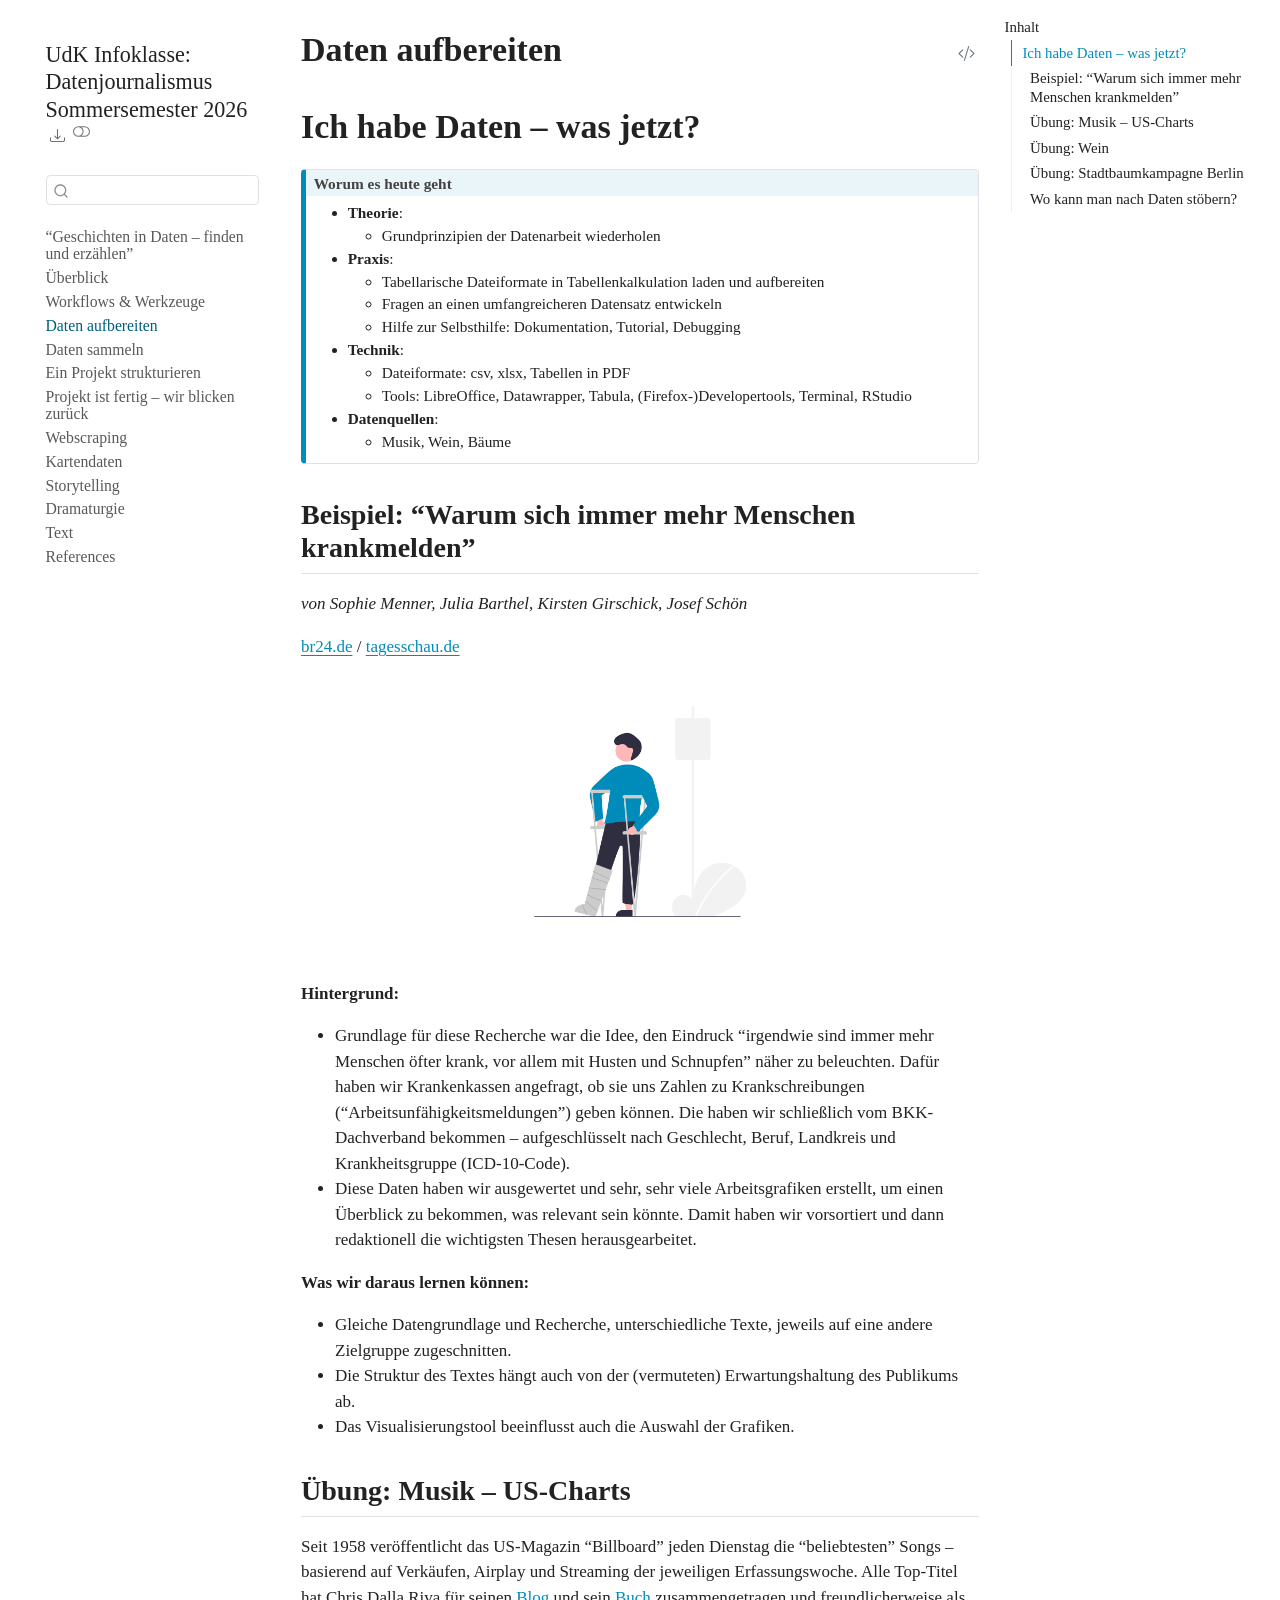
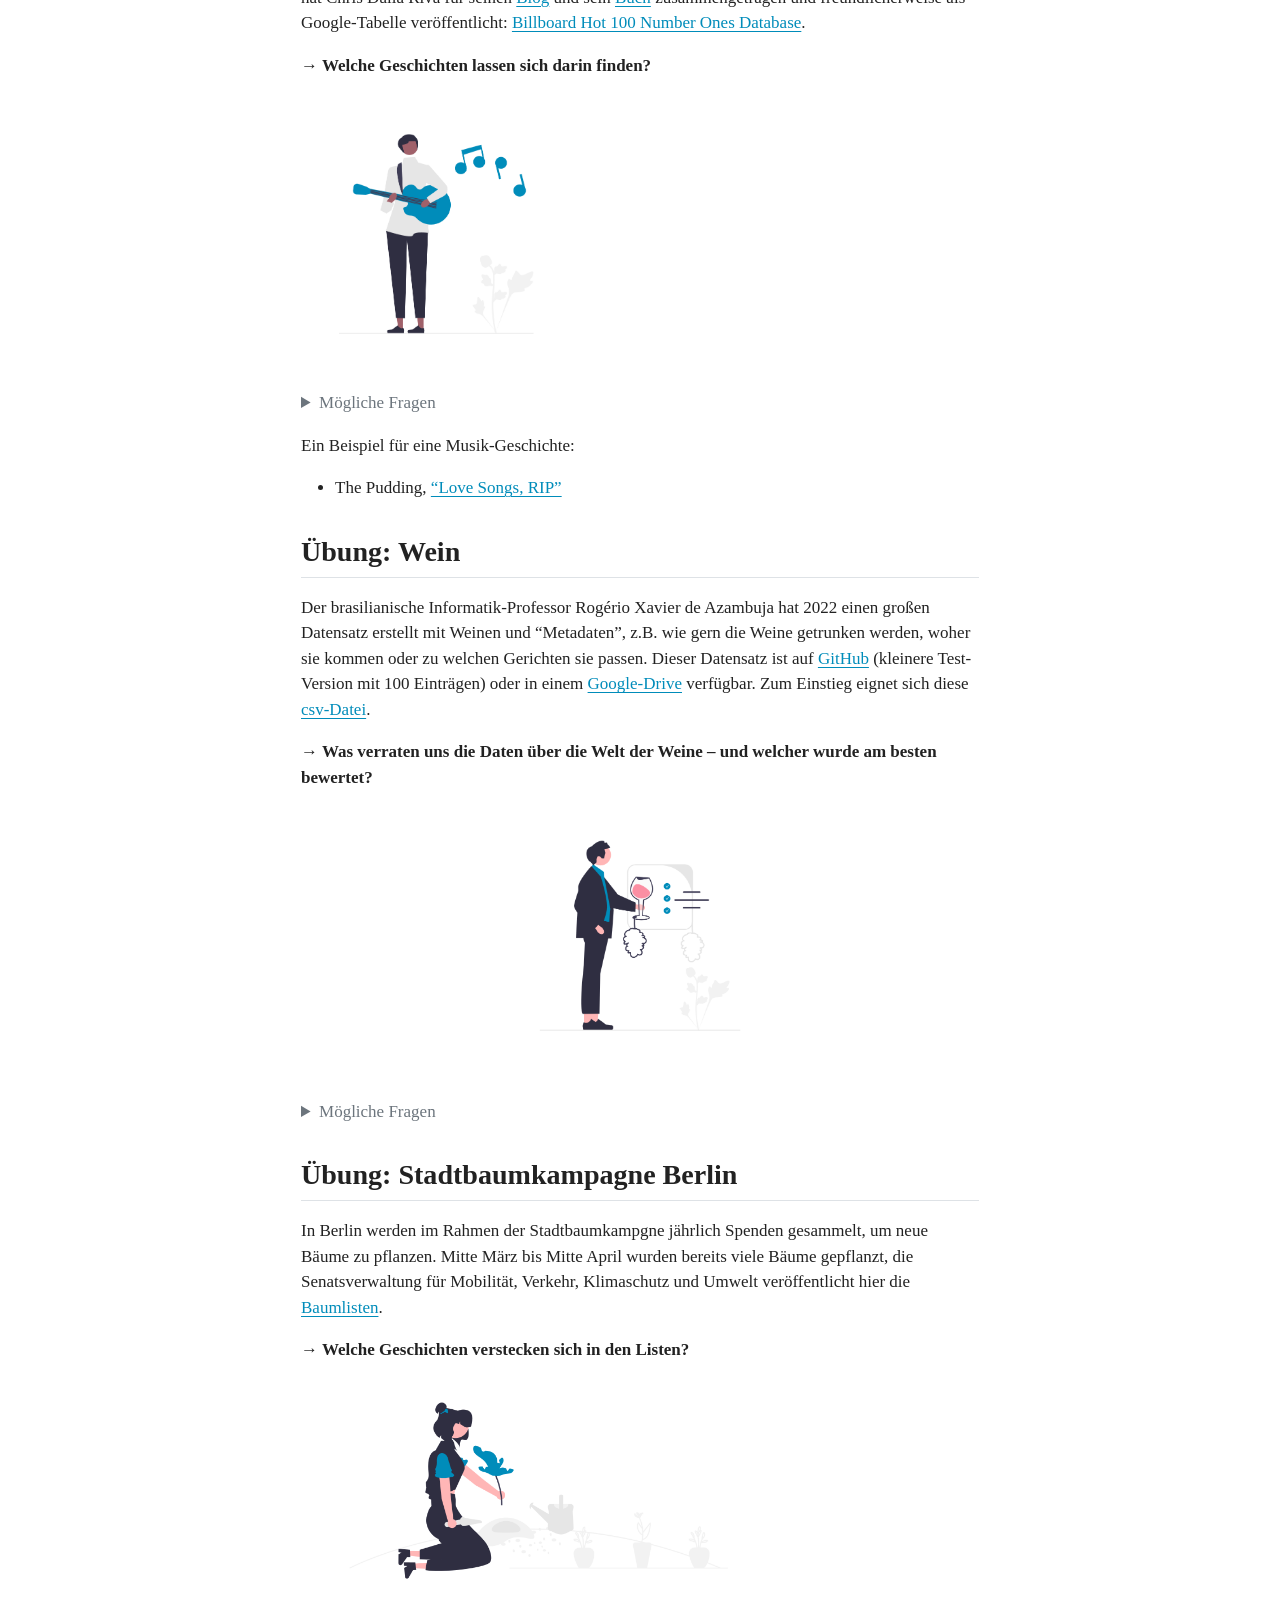
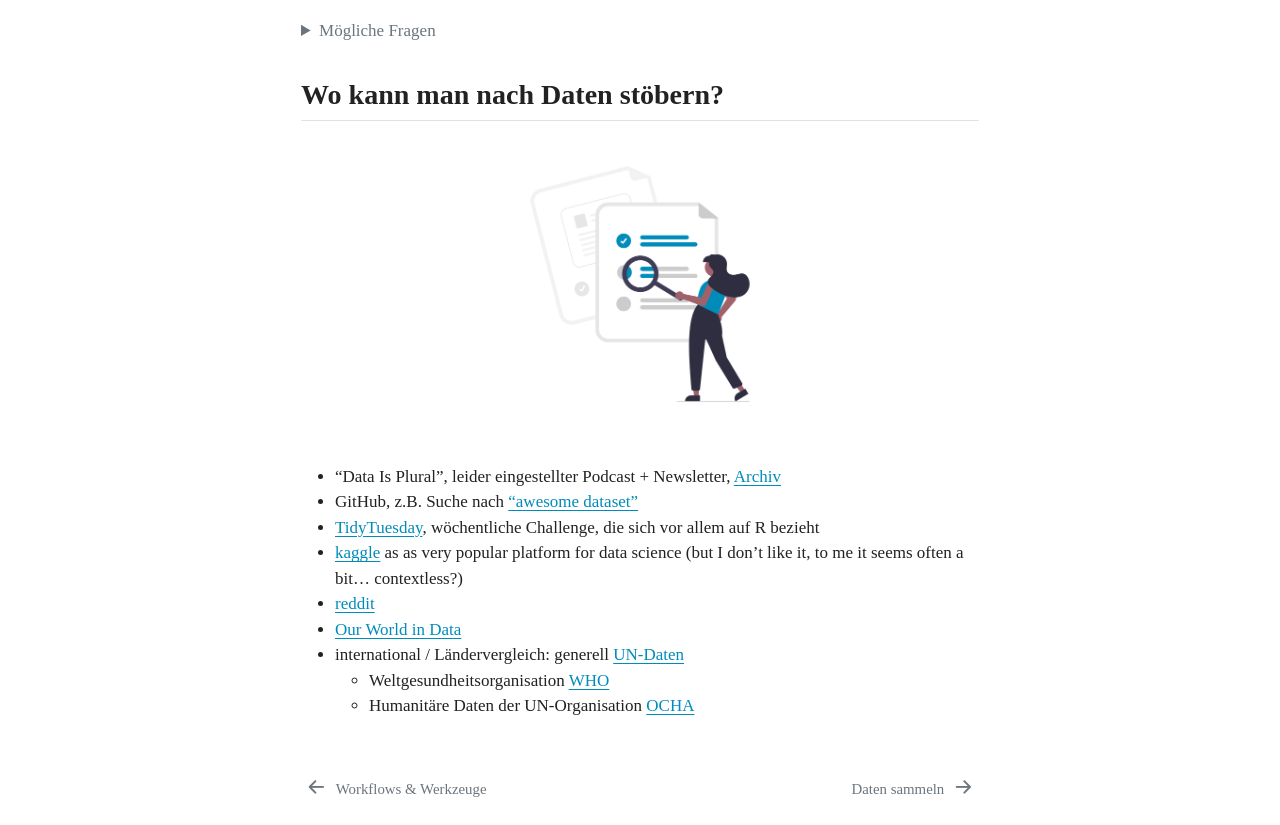
<file: docs/2026-04-30_aufbereitung.html>
<!DOCTYPE html>
<html xmlns="http://www.w3.org/1999/xhtml" lang="en" xml:lang="en"><head>

<meta charset="utf-8">
<meta name="generator" content="quarto-1.8.25">

<meta name="viewport" content="width=device-width, initial-scale=1.0, user-scalable=yes">


<title>Daten aufbereiten – UdK Infoklasse: Datenjournalismus Sommersemester 2026</title>
<style>
code{white-space: pre-wrap;}
span.smallcaps{font-variant: small-caps;}
div.columns{display: flex; gap: min(4vw, 1.5em);}
div.column{flex: auto; overflow-x: auto;}
div.hanging-indent{margin-left: 1.5em; text-indent: -1.5em;}
ul.task-list{list-style: none;}
ul.task-list li input[type="checkbox"] {
  width: 0.8em;
  margin: 0 0.8em 0.2em -1em; /* quarto-specific, see https://github.com/quarto-dev/quarto-cli/issues/4556 */ 
  vertical-align: middle;
}
/* CSS for syntax highlighting */
html { -webkit-text-size-adjust: 100%; }
pre > code.sourceCode { white-space: pre; position: relative; }
pre > code.sourceCode > span { display: inline-block; line-height: 1.25; }
pre > code.sourceCode > span:empty { height: 1.2em; }
.sourceCode { overflow: visible; }
code.sourceCode > span { color: inherit; text-decoration: inherit; }
div.sourceCode { margin: 1em 0; }
pre.sourceCode { margin: 0; }
@media screen {
div.sourceCode { overflow: auto; }
}
@media print {
pre > code.sourceCode { white-space: pre-wrap; }
pre > code.sourceCode > span { text-indent: -5em; padding-left: 5em; }
}
pre.numberSource code
  { counter-reset: source-line 0; }
pre.numberSource code > span
  { position: relative; left: -4em; counter-increment: source-line; }
pre.numberSource code > span > a:first-child::before
  { content: counter(source-line);
    position: relative; left: -1em; text-align: right; vertical-align: baseline;
    border: none; display: inline-block;
    -webkit-touch-callout: none; -webkit-user-select: none;
    -khtml-user-select: none; -moz-user-select: none;
    -ms-user-select: none; user-select: none;
    padding: 0 4px; width: 4em;
  }
pre.numberSource { margin-left: 3em;  padding-left: 4px; }
div.sourceCode
  {   }
@media screen {
pre > code.sourceCode > span > a:first-child::before { text-decoration: underline; }
}
</style>


<script src="site_libs/quarto-nav/quarto-nav.js"></script>
<script src="site_libs/quarto-nav/headroom.min.js"></script>
<script src="site_libs/clipboard/clipboard.min.js"></script>
<script src="site_libs/quarto-search/autocomplete.umd.js"></script>
<script src="site_libs/quarto-search/fuse.min.js"></script>
<script src="site_libs/quarto-search/quarto-search.js"></script>
<meta name="quarto:offset" content="./">
<link href="./2026-05-07_sammeln.html" rel="next">
<link href="./2026-04-23_werkzeuge.html" rel="prev">
<script src="site_libs/quarto-html/quarto.js" type="module"></script>
<script src="site_libs/quarto-html/tabsets/tabsets.js" type="module"></script>
<script src="site_libs/quarto-html/axe/axe-check.js" type="module"></script>
<script src="site_libs/quarto-html/popper.min.js"></script>
<script src="site_libs/quarto-html/tippy.umd.min.js"></script>
<script src="site_libs/quarto-html/anchor.min.js"></script>
<link href="site_libs/quarto-html/tippy.css" rel="stylesheet">
<link href="site_libs/quarto-html/quarto-syntax-highlighting-7b89279ff1a6dce999919e0e67d4d9ec.css" rel="stylesheet" class="quarto-color-scheme" id="quarto-text-highlighting-styles">
<link href="site_libs/quarto-html/quarto-syntax-highlighting-dark-707d8167ce6003fca903bfe2be84ab7f.css" rel="stylesheet" class="quarto-color-scheme quarto-color-alternate" id="quarto-text-highlighting-styles">
<link href="site_libs/quarto-html/quarto-syntax-highlighting-7b89279ff1a6dce999919e0e67d4d9ec.css" rel="stylesheet" class="quarto-color-scheme-extra" id="quarto-text-highlighting-styles">
<script src="site_libs/bootstrap/bootstrap.min.js"></script>
<link href="site_libs/bootstrap/bootstrap-icons.css" rel="stylesheet">
<link href="site_libs/bootstrap/bootstrap-2e5e9cb112419f7b35b2190a13f3c3da.min.css" rel="stylesheet" append-hash="true" class="quarto-color-scheme" id="quarto-bootstrap" data-mode="light">
<link href="site_libs/bootstrap/bootstrap-dark-cbeed4863d8242317d165af4c2a4e0e2.min.css" rel="stylesheet" append-hash="true" class="quarto-color-scheme quarto-color-alternate" id="quarto-bootstrap" data-mode="dark">
<link href="site_libs/bootstrap/bootstrap-2e5e9cb112419f7b35b2190a13f3c3da.min.css" rel="stylesheet" append-hash="true" class="quarto-color-scheme-extra" id="quarto-bootstrap" data-mode="light">
<script src="site_libs/quarto-contrib/glightbox/glightbox.min.js"></script>
<link href="site_libs/quarto-contrib/glightbox/glightbox.min.css" rel="stylesheet">
<link href="site_libs/quarto-contrib/glightbox/lightbox.css" rel="stylesheet">
<script id="quarto-search-options" type="application/json">{
  "location": "sidebar",
  "copy-button": false,
  "collapse-after": 3,
  "panel-placement": "start",
  "type": "textbox",
  "limit": 50,
  "keyboard-shortcut": [
    "f",
    "/",
    "s"
  ],
  "show-item-context": false,
  "language": {
    "search-no-results-text": "No results",
    "search-matching-documents-text": "matching documents",
    "search-copy-link-title": "Copy link to search",
    "search-hide-matches-text": "Hide additional matches",
    "search-more-match-text": "more match in this document",
    "search-more-matches-text": "more matches in this document",
    "search-clear-button-title": "Clear",
    "search-text-placeholder": "",
    "search-detached-cancel-button-title": "Cancel",
    "search-submit-button-title": "Submit",
    "search-label": "Search"
  }
}</script>


</head>

<body class="nav-sidebar floating quarto-light"><script id="quarto-html-before-body" type="application/javascript">
    const toggleBodyColorMode = (bsSheetEl) => {
      const mode = bsSheetEl.getAttribute("data-mode");
      const bodyEl = window.document.querySelector("body");
      if (mode === "dark") {
        bodyEl.classList.add("quarto-dark");
        bodyEl.classList.remove("quarto-light");
      } else {
        bodyEl.classList.add("quarto-light");
        bodyEl.classList.remove("quarto-dark");
      }
    }
    const toggleBodyColorPrimary = () => {
      const bsSheetEl = window.document.querySelector("link#quarto-bootstrap:not([rel=disabled-stylesheet])");
      if (bsSheetEl) {
        toggleBodyColorMode(bsSheetEl);
      }
    }
    const setColorSchemeToggle = (alternate) => {
      const toggles = window.document.querySelectorAll('.quarto-color-scheme-toggle');
      for (let i=0; i < toggles.length; i++) {
        const toggle = toggles[i];
        if (toggle) {
          if (alternate) {
            toggle.classList.add("alternate");
          } else {
            toggle.classList.remove("alternate");
          }
        }
      }
    };
    const toggleColorMode = (alternate) => {
      // Switch the stylesheets
      const primaryStylesheets = window.document.querySelectorAll('link.quarto-color-scheme:not(.quarto-color-alternate)');
      const alternateStylesheets = window.document.querySelectorAll('link.quarto-color-scheme.quarto-color-alternate');
      manageTransitions('#quarto-margin-sidebar .nav-link', false);
      if (alternate) {
        // note: dark is layered on light, we don't disable primary!
        enableStylesheet(alternateStylesheets);
        for (const sheetNode of alternateStylesheets) {
          if (sheetNode.id === "quarto-bootstrap") {
            toggleBodyColorMode(sheetNode);
          }
        }
      } else {
        disableStylesheet(alternateStylesheets);
        enableStylesheet(primaryStylesheets)
        toggleBodyColorPrimary();
      }
      manageTransitions('#quarto-margin-sidebar .nav-link', true);
      // Switch the toggles
      setColorSchemeToggle(alternate)
      // Hack to workaround the fact that safari doesn't
      // properly recolor the scrollbar when toggling (#1455)
      if (navigator.userAgent.indexOf('Safari') > 0 && navigator.userAgent.indexOf('Chrome') == -1) {
        manageTransitions("body", false);
        window.scrollTo(0, 1);
        setTimeout(() => {
          window.scrollTo(0, 0);
          manageTransitions("body", true);
        }, 40);
      }
    }
    const disableStylesheet = (stylesheets) => {
      for (let i=0; i < stylesheets.length; i++) {
        const stylesheet = stylesheets[i];
        stylesheet.rel = 'disabled-stylesheet';
      }
    }
    const enableStylesheet = (stylesheets) => {
      for (let i=0; i < stylesheets.length; i++) {
        const stylesheet = stylesheets[i];
        if(stylesheet.rel !== 'stylesheet') { // for Chrome, which will still FOUC without this check
          stylesheet.rel = 'stylesheet';
        }
      }
    }
    const manageTransitions = (selector, allowTransitions) => {
      const els = window.document.querySelectorAll(selector);
      for (let i=0; i < els.length; i++) {
        const el = els[i];
        if (allowTransitions) {
          el.classList.remove('notransition');
        } else {
          el.classList.add('notransition');
        }
      }
    }
    const isFileUrl = () => {
      return window.location.protocol === 'file:';
    }
    const hasAlternateSentinel = () => {
      let styleSentinel = getColorSchemeSentinel();
      if (styleSentinel !== null) {
        return styleSentinel === "alternate";
      } else {
        return false;
      }
    }
    const setStyleSentinel = (alternate) => {
      const value = alternate ? "alternate" : "default";
      if (!isFileUrl()) {
        window.localStorage.setItem("quarto-color-scheme", value);
      } else {
        localAlternateSentinel = value;
      }
    }
    const getColorSchemeSentinel = () => {
      if (!isFileUrl()) {
        const storageValue = window.localStorage.getItem("quarto-color-scheme");
        return storageValue != null ? storageValue : localAlternateSentinel;
      } else {
        return localAlternateSentinel;
      }
    }
    const toggleGiscusIfUsed = (isAlternate, darkModeDefault) => {
      const baseTheme = document.querySelector('#giscus-base-theme')?.value ?? 'light';
      const alternateTheme = document.querySelector('#giscus-alt-theme')?.value ?? 'dark';
      let newTheme = '';
      if(authorPrefersDark) {
        newTheme = isAlternate ? baseTheme : alternateTheme;
      } else {
        newTheme = isAlternate ? alternateTheme : baseTheme;
      }
      const changeGiscusTheme = () => {
        // From: https://github.com/giscus/giscus/issues/336
        const sendMessage = (message) => {
          const iframe = document.querySelector('iframe.giscus-frame');
          if (!iframe) return;
          iframe.contentWindow.postMessage({ giscus: message }, 'https://giscus.app');
        }
        sendMessage({
          setConfig: {
            theme: newTheme
          }
        });
      }
      const isGiscussLoaded = window.document.querySelector('iframe.giscus-frame') !== null;
      if (isGiscussLoaded) {
        changeGiscusTheme();
      }
    };
    const authorPrefersDark = false;
    const darkModeDefault = authorPrefersDark;
      document.querySelector('link#quarto-text-highlighting-styles.quarto-color-scheme-extra').rel = 'disabled-stylesheet';
      document.querySelector('link#quarto-bootstrap.quarto-color-scheme-extra').rel = 'disabled-stylesheet';
    let localAlternateSentinel = darkModeDefault ? 'alternate' : 'default';
    // Dark / light mode switch
    window.quartoToggleColorScheme = () => {
      // Read the current dark / light value
      let toAlternate = !hasAlternateSentinel();
      toggleColorMode(toAlternate);
      setStyleSentinel(toAlternate);
      toggleGiscusIfUsed(toAlternate, darkModeDefault);
      window.dispatchEvent(new Event('resize'));
    };
    // Switch to dark mode if need be
    if (hasAlternateSentinel()) {
      toggleColorMode(true);
    } else {
      toggleColorMode(false);
    }
  </script>

<div id="quarto-search-results"></div>
  <header id="quarto-header" class="headroom fixed-top">
  <nav class="quarto-secondary-nav">
    <div class="container-fluid d-flex">
      <button type="button" class="quarto-btn-toggle btn" data-bs-toggle="collapse" role="button" data-bs-target=".quarto-sidebar-collapse-item" aria-controls="quarto-sidebar" aria-expanded="false" aria-label="Toggle sidebar navigation" onclick="if (window.quartoToggleHeadroom) { window.quartoToggleHeadroom(); }">
        <i class="bi bi-layout-text-sidebar-reverse"></i>
      </button>
        <nav class="quarto-page-breadcrumbs" aria-label="breadcrumb"><ol class="breadcrumb"><li class="breadcrumb-item"><a href="./2026-04-30_aufbereitung.html"><span class="chapter-title">Daten aufbereiten</span></a></li></ol></nav>
        <a class="flex-grow-1" role="navigation" data-bs-toggle="collapse" data-bs-target=".quarto-sidebar-collapse-item" aria-controls="quarto-sidebar" aria-expanded="false" aria-label="Toggle sidebar navigation" onclick="if (window.quartoToggleHeadroom) { window.quartoToggleHeadroom(); }">      
        </a>
      <button type="button" class="btn quarto-search-button" aria-label="Search" onclick="window.quartoOpenSearch();">
        <i class="bi bi-search"></i>
      </button>
    </div>
  </nav>
</header>
<!-- content -->
<div id="quarto-content" class="quarto-container page-columns page-rows-contents page-layout-article">
<!-- sidebar -->
  <nav id="quarto-sidebar" class="sidebar collapse collapse-horizontal quarto-sidebar-collapse-item sidebar-navigation floating overflow-auto">
    <div class="pt-lg-2 mt-2 text-left sidebar-header sidebar-header-stacked">
      <a href="./index.html" class="sidebar-logo-link">
      </a>
    <div class="sidebar-title mb-0 py-0">
      <a href="./">UdK Infoklasse: Datenjournalismus Sommersemester 2026</a> 
        <div class="sidebar-tools-main">
    <div class="dropdown">
      <a href="" title="Download" id="quarto-navigation-tool-dropdown-0" class="quarto-navigation-tool dropdown-toggle px-1" data-bs-toggle="dropdown" aria-expanded="false" role="link" aria-label="Download"><i class="bi bi-download"></i></a>
      <ul class="dropdown-menu" aria-labelledby="quarto-navigation-tool-dropdown-0">
          <li>
            <a class="dropdown-item sidebar-tools-main-item" href="./UdK-Infoklasse--Datenjournalismus-Sommersemester-2026.pdf">
              <i class="bi bi-file-pdf pe-1"></i>
            Download PDF
            </a>
          </li>
          <li>
            <a class="dropdown-item sidebar-tools-main-item" href="./UdK-Infoklasse--Datenjournalismus-Sommersemester-2026.epub">
              <i class="bi bi-journal pe-1"></i>
            Download ePub
            </a>
          </li>
      </ul>
    </div>
  <a href="" class="quarto-color-scheme-toggle quarto-navigation-tool  px-1" onclick="window.quartoToggleColorScheme(); return false;" title="Toggle dark mode"><i class="bi"></i></a>
</div>
    </div>
      </div>
        <div class="mt-2 flex-shrink-0 align-items-center">
        <div class="sidebar-search">
        <div id="quarto-search" class="" title="Search"></div>
        </div>
        </div>
    <div class="sidebar-menu-container"> 
    <ul class="list-unstyled mt-1">
        <li class="sidebar-item">
  <div class="sidebar-item-container"> 
  <a href="./index.html" class="sidebar-item-text sidebar-link"><span class="chapter-title">“Geschichten in Daten – finden und erzählen”</span></a>
  </div>
</li>
        <li class="sidebar-item">
  <div class="sidebar-item-container"> 
  <a href="./2026-04-16_intro.html" class="sidebar-item-text sidebar-link"><span class="chapter-title">Überblick</span></a>
  </div>
</li>
        <li class="sidebar-item">
  <div class="sidebar-item-container"> 
  <a href="./2026-04-23_werkzeuge.html" class="sidebar-item-text sidebar-link"><span class="chapter-title">Workflows &amp; Werkzeuge</span></a>
  </div>
</li>
        <li class="sidebar-item">
  <div class="sidebar-item-container"> 
  <a href="./2026-04-30_aufbereitung.html" class="sidebar-item-text sidebar-link active"><span class="chapter-title">Daten aufbereiten</span></a>
  </div>
</li>
        <li class="sidebar-item">
  <div class="sidebar-item-container"> 
  <a href="./2026-05-07_sammeln.html" class="sidebar-item-text sidebar-link"><span class="chapter-title">Daten sammeln</span></a>
  </div>
</li>
        <li class="sidebar-item">
  <div class="sidebar-item-container"> 
  <a href="./2026-05-21_struktur.html" class="sidebar-item-text sidebar-link"><span class="chapter-title">Ein Projekt strukturieren</span></a>
  </div>
</li>
        <li class="sidebar-item">
  <div class="sidebar-item-container"> 
  <a href="./2026-06-04_feedback.html" class="sidebar-item-text sidebar-link"><span class="chapter-title">Projekt ist fertig – wir blicken zurück</span></a>
  </div>
</li>
        <li class="sidebar-item">
  <div class="sidebar-item-container"> 
  <a href="./2026-06-11_webscraping.html" class="sidebar-item-text sidebar-link"><span class="chapter-title">Webscraping</span></a>
  </div>
</li>
        <li class="sidebar-item">
  <div class="sidebar-item-container"> 
  <a href="./2026-06-18_kartendaten.html" class="sidebar-item-text sidebar-link"><span class="chapter-title">Kartendaten</span></a>
  </div>
</li>
        <li class="sidebar-item">
  <div class="sidebar-item-container"> 
  <a href="./2026-06-25_storytelling.html" class="sidebar-item-text sidebar-link"><span class="chapter-title">Storytelling</span></a>
  </div>
</li>
        <li class="sidebar-item">
  <div class="sidebar-item-container"> 
  <a href="./2026-07-02_dramaturgie.html" class="sidebar-item-text sidebar-link"><span class="chapter-title">Dramaturgie</span></a>
  </div>
</li>
        <li class="sidebar-item">
  <div class="sidebar-item-container"> 
  <a href="./2026-07-09_text.html" class="sidebar-item-text sidebar-link"><span class="chapter-title">Text</span></a>
  </div>
</li>
        <li class="sidebar-item">
  <div class="sidebar-item-container"> 
  <a href="./references.html" class="sidebar-item-text sidebar-link"><span class="chapter-title">References</span></a>
  </div>
</li>
    </ul>
    </div>
</nav>
<div id="quarto-sidebar-glass" class="quarto-sidebar-collapse-item" data-bs-toggle="collapse" data-bs-target=".quarto-sidebar-collapse-item"></div>
<!-- margin-sidebar -->
    <div id="quarto-margin-sidebar" class="sidebar margin-sidebar">
        <nav id="TOC" role="doc-toc" class="toc-active">
    <h2 id="toc-title">Inhalt</h2>
   
  <ul>
  <li><a href="#ich-habe-daten-was-jetzt" id="toc-ich-habe-daten-was-jetzt" class="nav-link active" data-scroll-target="#ich-habe-daten-was-jetzt">Ich habe Daten – was jetzt?</a>
  <ul class="collapse">
  <li><a href="#beispiel-warum-sich-immer-mehr-menschen-krankmelden" id="toc-beispiel-warum-sich-immer-mehr-menschen-krankmelden" class="nav-link" data-scroll-target="#beispiel-warum-sich-immer-mehr-menschen-krankmelden">Beispiel: “Warum sich immer mehr Menschen krankmelden”</a></li>
  <li><a href="#übung-musik-us-charts" id="toc-übung-musik-us-charts" class="nav-link" data-scroll-target="#übung-musik-us-charts">Übung: Musik – US-Charts</a></li>
  <li><a href="#übung-wein" id="toc-übung-wein" class="nav-link" data-scroll-target="#übung-wein">Übung: Wein</a></li>
  <li><a href="#übung-stadtbaumkampagne-berlin" id="toc-übung-stadtbaumkampagne-berlin" class="nav-link" data-scroll-target="#übung-stadtbaumkampagne-berlin">Übung: Stadtbaumkampagne Berlin</a></li>
  <li><a href="#wo-kann-man-nach-daten-stöbern" id="toc-wo-kann-man-nach-daten-stöbern" class="nav-link" data-scroll-target="#wo-kann-man-nach-daten-stöbern">Wo kann man nach Daten stöbern?</a></li>
  </ul></li>
  </ul>
</nav>
    </div>
<!-- main -->
<main class="content" id="quarto-document-content">


<header id="title-block-header" class="quarto-title-block default">
<div class="quarto-title">
<div class="quarto-title-block"><div><h1 class="title"><span class="chapter-title">Daten aufbereiten</span></h1><button type="button" class="btn code-tools-button" id="quarto-code-tools-source"><i class="bi"></i></button></div></div>
</div>



<div class="quarto-title-meta">

    
  
    
  </div>
  


</header>


<section id="ich-habe-daten-was-jetzt" class="level1">
<h1>Ich habe Daten – was jetzt?</h1>
<div class="callout callout-style-default callout-note no-icon callout-titled">
<div class="callout-header d-flex align-content-center">
<div class="callout-icon-container">
<i class="callout-icon no-icon"></i>
</div>
<div class="callout-title-container flex-fill">
<span class="screen-reader-only">Note</span>Worum es heute geht
</div>
</div>
<div class="callout-body-container callout-body">
<ul>
<li><strong>Theorie</strong>:
<ul>
<li>Grundprinzipien der Datenarbeit wiederholen</li>
</ul></li>
<li><strong>Praxis</strong>:
<ul>
<li>Tabellarische Dateiformate in Tabellenkalkulation laden und aufbereiten</li>
<li>Fragen an einen umfangreicheren Datensatz entwickeln</li>
<li>Hilfe zur Selbsthilfe: Dokumentation, Tutorial, Debugging</li>
</ul></li>
<li><strong>Technik</strong>:
<ul>
<li>Dateiformate: csv, xlsx, Tabellen in PDF</li>
<li>Tools: LibreOffice, Datawrapper, Tabula, (Firefox-)Developertools, Terminal, RStudio</li>
</ul></li>
<li><strong>Datenquellen</strong>:
<ul>
<li>Musik, Wein, Bäume</li>
</ul></li>
</ul>
</div>
</div>
<section id="beispiel-warum-sich-immer-mehr-menschen-krankmelden" class="level2">
<h2 class="anchored" data-anchor-id="beispiel-warum-sich-immer-mehr-menschen-krankmelden">Beispiel: “Warum sich immer mehr Menschen krankmelden”</h2>
<p><em>von Sophie Menner, Julia Barthel, Kirsten Girschick, Josef Schön</em></p>
<p><a href="https://www.br.de/nachrichten/bayern/krankentage-in-bayern-warum-sich-immer-mehr-menschen-krankmelden,V3Aa9id">br24.de</a> / <a href="https://www.tagesschau.de/investigativ/br-recherche/arbeitsunfaehigkeit-krankenkassen-deutschland-100.html">tagesschau.de</a></p>
<div class="quarto-figure quarto-figure-center">
<figure class="figure">
<p><a href="images/undraw_injured_0ynx.png" class="lightbox" data-gallery="quarto-lightbox-gallery-1"><img src="images/undraw_injured_0ynx.png" class="img-fluid quarto-figure quarto-figure-center figure-img" style="width:40.0%"></a></p>
</figure>
</div>
<p><strong>Hintergrund:</strong></p>
<ul>
<li>Grundlage für diese Recherche war die Idee, den Eindruck “irgendwie sind immer mehr Menschen öfter krank, vor allem mit Husten und Schnupfen” näher zu beleuchten. Dafür haben wir Krankenkassen angefragt, ob sie uns Zahlen zu Krankschreibungen (“Arbeitsunfähigkeitsmeldungen”) geben können. Die haben wir schließlich vom BKK-Dachverband bekommen – aufgeschlüsselt nach Geschlecht, Beruf, Landkreis und Krankheitsgruppe (ICD-10-Code).</li>
<li>Diese Daten haben wir ausgewertet und sehr, sehr viele Arbeitsgrafiken erstellt, um einen Überblick zu bekommen, was relevant sein könnte. Damit haben wir vorsortiert und dann redaktionell die wichtigsten Thesen herausgearbeitet.</li>
</ul>
<p><strong>Was wir daraus lernen können:</strong></p>
<ul>
<li>Gleiche Datengrundlage und Recherche, unterschiedliche Texte, jeweils auf eine andere Zielgruppe zugeschnitten.</li>
<li>Die Struktur des Textes hängt auch von der (vermuteten) Erwartungshaltung des Publikums ab.</li>
<li>Das Visualisierungstool beeinflusst auch die Auswahl der Grafiken.</li>
</ul>
</section>
<section id="übung-musik-us-charts" class="level2">
<h2 class="anchored" data-anchor-id="übung-musik-us-charts">Übung: Musik – US-Charts</h2>
<p>Seit 1958 veröffentlicht das US-Magazin “Billboard” jeden Dienstag die “beliebtesten” Songs – basierend auf Verkäufen, Airplay und Streaming der jeweiligen Erfassungswoche. Alle Top-Titel hat Chris Dalla Riva für seinen <a href="https://www.cantgetmuchhigher.com/">Blog</a> und sein <a href="https://bio.site/uncharted_territory">Buch</a> zusammengetragen und freundlicherweise als Google-Tabelle veröffentlicht: <a href="https://docs.google.com/spreadsheets/d/1j1AUgtMnjpFTz54UdXgCKZ1i4bNxFjf01ImJ-BqBEt0/edit?gid=1077686609#gid=1077686609">Billboard Hot 100 Number Ones Database</a>.</p>
<p><strong>→ Welche Geschichten lassen sich darin finden?</strong></p>
<img src="images/undraw_compose-music_9403.png" class="img-fluid quarto-figure quarto-figure-center" style="width:40.0%">
<details>
<summary>
Mögliche Fragen
</summary>
<ul>
<li><strong>Wie viele männliche und weibliche Akteur*innen gibt es</strong>: Artists, Songwriter, Producer? → gruppieren nach Spalte <code>Artist Male</code> (Y) und zählen</li>
<li><strong>Was der Zusammenhang zwischen der Dauer auf Platz 1 und dem <code>Overall Rating</code>?</strong> → Spalten D und I, visuell auswerten: Scatter Plot mit Dauer auf x- und Overall Rating auf y-Achse</li>
<li><strong>Spiegeln sich globale Ereignisse im Happiness-Score der Charts wieder?</strong> → Spalte AT + Datum visuell vergleichen: Punkte auf x-Achste + eingezeichnete historische Ereignisse</li>
<li><strong>Hatte der Vietnamkrieg andere BPM als die 2000er?</strong> → Spalte AQ visuell mit vorher recherchierten und festgelegten Zeitspannen abgleichen: BPM und Zeitspannen, Verlauf in Kurven, ggf. berechnen, indem man für die jeweiligen Zeiten das Integral der Kurven ausrechnet?</li>
<li><strong>Wie haben sich Songs hinsichtlich Dancability verändert über die Zeit?</strong> → Spalten AS und C visuell vergleichen: Scatterplot, x-Achse mit der Zeit, y-Achse Dancability; historische Ereignisse ergänzen</li>
<li><strong>Im Laufe der Jahre, wie oft sind die Songwriter auch die Artists – gibt es mehr oder weniger Ghostwriter?</strong> → Spalten AF und AG, gruppieren nach Jahr, dann nach Songwriter-Spalte, die dann zählen</li>
<li><strong>Über was wird gesungen?</strong> Welche Schlagwörter kommen wann häufiger vor? (z.B. dad vs father) → Spalten CK und CL, pro Jahr nach Wörtern gruppieren (Häufigkeit jedes Worts) und zählen, dann alle “und”-bla-Wörter rausstreichen und dann gucken, was am häufigsten vorkommt und spannend ist</li>
<li><strong>Welchen Zusammenhang gibt es zwischen Dancability und Happiness?</strong> → Spalten AS und AT im Scatterplot visuell vergleichen</li>
<li><strong>Von welchem (Parent-)Label kommen die meisten Hits und hat sich das über die Zeit verändert?</strong> → Spalten K, L und C, gruppieren nach Jahr und Label und ggf. kleine Labels zusammenfassen</li>
<li><strong>Von welchem (Parent-)Label kommen die Hits mit der meisten Dauer auf Platz 1 und hat sich das über die Zeit verändert?</strong> → Spalten K, L, D und C, gruppieren und über die Zeit anschauen</li>
<li><strong>Sind die Hits heutzutage für Filme komponiert oder gab es sie bei der Filmproduktion schon und sie wurden gezielt ausgewählt?</strong> → Spalten CS und CT, neue (Pivot-)Tabelle erstellen: Jahr der Veröffentlichung, nach CS / CT, gruppieren + zählen</li>
<li><strong>… wie oben, aber für Fernsehshows: komponiert oder ausgewählt?</strong> → Spalten CU und CV gruppieren und zählen</li>
<li><strong>Wie werden die Hits durch Streaming beeinflusst in Bezug auf Länge, BPM etc.?</strong> → zusätzliche Daten zum Streaming nötig</li>
<li><strong>In welchem Jahrzehnt gab es die meiste explizite Sprache?</strong> → Spalten CO und C; extra Spalte mit Jahrzehnt anlegen, darauf gruppieren + zählen</li>
</ul>
</details>
<p>Ein Beispiel für eine Musik-Geschichte:</p>
<ul>
<li>The Pudding, <a href="https://pudding.cool/2024/11/love-songs/">“Love Songs, RIP”</a></li>
</ul>
</section>
<section id="übung-wein" class="level2">
<h2 class="anchored" data-anchor-id="übung-wein">Übung: Wein</h2>
<p>Der brasilianische Informatik-Professor Rogério Xavier de Azambuja hat 2022 einen großen Datensatz erstellt mit Weinen und “Metadaten”, z.B. wie gern die Weine getrunken werden, woher sie kommen oder zu welchen Gerichten sie passen. Dieser Datensatz ist auf <a href="https://github.com/rogerioxavier/X-Wines">GitHub</a> (kleinere Test-Version mit 100 Einträgen) oder in einem <a href="https://drive.google.com/drive/folders/1vfkfa5deOSsNf3dN2R7xrWWgVXUqD1-k">Google-Drive</a> verfügbar. Zum Einstieg eignet sich diese <a href="https://github.com/rogerioxavier/X-Wines/blob/main/Dataset/last/XWines_Test_100_wines.csv">csv-Datei</a>.</p>
<p><strong>→ Was verraten uns die Daten über die Welt der Weine – und welcher wurde am besten bewertet?</strong></p>
<div class="quarto-figure quarto-figure-center">
<figure class="figure">
<p><a href="images/undraw_wine-tasting_jnup.png" class="lightbox" data-gallery="quarto-lightbox-gallery-2"><img src="images/undraw_wine-tasting_jnup.png" class="img-fluid quarto-figure quarto-figure-center figure-img" style="width:40.0%"></a></p>
</figure>
</div>
<details>
<summary>
Mögliche Fragen
</summary>
<ul>
<li><strong>In welchen Ländern werden welche Rebsorten besonders viel angebaut?</strong> → Spalten E und K, gruppieren, zählen und sortieren nach höchster Anzahl</li>
<li><strong>Gibt es einen Zusammenhang zwischen Region und Acidity (Säuregehalt)?</strong> → Spalten M und I auf interaktiver Karte darstellen, dazu nach Region gruppieren und Acidity auswerten</li>
<li><strong>Gibt es einen Zusammenhang zwischen Region und ABV (Alkoholgehalt)?</strong> → Spalten M und G, könnte man ebenfalls auf interaktiver Karte darstellen; dazu nach Region gruppieren und Alkoholgehalt auswerten</li>
<li><strong>Gibt es einen Zusammenhang zwischen Alkoholgehalt und Geschmack (Body)?</strong> → Spalten G und H</li>
<li><strong>Gibt es einen Zusammenhang zwischen den Grapes und dem Essen, mit dem es harmonized?</strong> → Spalten E und F</li>
<li><strong>Welcher “Type” ist am beliebtesten / kommt am häufigsten vor?</strong> → Spalte C gruppieren und zählen</li>
<li><strong>Welche Sorte hat die ältesten Jahrgänge? Welche die neuesten? Welche meisten? Welche die wenigsten?</strong></li>
<li><strong>Wie unterscheidet sich der durchschnittliche Alkoholgehalt je nach passendem Gericht?</strong> (Bei welchem Gericht ist es am wahrscheinlichsten, dass man hinterher mehr betrunken ist?)</li>
</ul>
</details>
</section>
<section id="übung-stadtbaumkampagne-berlin" class="level2">
<h2 class="anchored" data-anchor-id="übung-stadtbaumkampagne-berlin">Übung: Stadtbaumkampagne Berlin</h2>
<p>In Berlin werden im Rahmen der Stadtbaumkampgne jährlich Spenden gesammelt, um neue Bäume zu pflanzen. Mitte März bis Mitte April wurden bereits viele Bäume gepflanzt, die Senatsverwaltung für Mobilität, Verkehr, Klimaschutz und Umwelt veröffentlicht hier die <a href="https://www.berlin.de/sen/uvk/natur-und-gruen/stadtgruen/stadtbaeume/stadtbaumkampagne/baumlisten/">Baumlisten</a>.</p>
<p><strong>→ Welche Geschichten verstecken sich in den Listen?</strong></p>
<img src="images/undraw_gardening_3tyw.png" class="img-fluid quarto-figure quarto-figure-center" style="width:70.0%">
<details>
<summary>
Mögliche Fragen
</summary>
<ul>
<li><strong>Was wird wo gepflanzt?</strong> → Baumarten zusammenfassen nach Straßen</li>
<li><strong>Was wurde am meisten neu gepflanzt?</strong> Allgemein und nach Stadtteilen → Baumarten (+ Stadtteile gruppieren und zählen)</li>
<li><strong>Welcher Stadtteil hat am meisten Diversität an Pflanzen?</strong> → zuerst Diversität definieren, z.B. prozentualer Anteil</li>
<li><strong>Wie viel Durchmischung gibt es pro Straße?</strong> → ähnlich wie “Diversität”</li>
<li><strong>Wo / in welcher Straße wird nur eine Baumart gepflanzt?</strong> → prozentualer Anteil = 100%</li>
<li><strong>Welche Bäume sind da schon – erhöht man die Diversität mit der Neupflanzung?</strong> (braucht zusätzliche Daten, welche Bäume schon vorhanden sind)</li>
<li><strong>Wie dicht ist die Neubepflanzung?</strong> → nach Hausnummer-Abständen berechnen, aber eher unvollständig</li>
</ul>
</details>
</section>
<section id="wo-kann-man-nach-daten-stöbern" class="level2">
<h2 class="anchored" data-anchor-id="wo-kann-man-nach-daten-stöbern">Wo kann man nach Daten stöbern?</h2>
<div class="quarto-figure quarto-figure-center">
<figure class="figure">
<p><a href="images/undraw_file-searching_2ne8.png" class="lightbox" data-gallery="quarto-lightbox-gallery-3"><img src="images/undraw_file-searching_2ne8.png" class="img-fluid quarto-figure quarto-figure-center figure-img" style="width:40.0%"></a></p>
</figure>
</div>
<ul>
<li>“Data Is Plural”, leider eingestellter Podcast + Newsletter, <a href="https://www.data-is-plural.com/archive/">Archiv</a></li>
<li>GitHub, z.B. Suche nach <a href="https://github.com/search?q=awesome%20dataset&amp;type=repositories">“awesome dataset”</a></li>
<li><a href="https://rfordatascience.github.io/tidytuesday/about.html">TidyTuesday</a>, wöchentliche Challenge, die sich vor allem auf R bezieht</li>
<li><a href="https://www.kaggle.com/datasets">kaggle</a> as as very popular platform for data science (but I don’t like it, to me it seems often a bit… contextless?)</li>
<li><a href="https://www.reddit.com/r/datasets/">reddit</a></li>
<li><a href="https://ourworldindata.org/">Our World in Data</a></li>
<li>international / Ländervergleich: generell <a href="https://data.un.org/">UN-Daten</a>
<ul>
<li>Weltgesundheitsorganisation <a href="https://data.who.int/indicators">WHO</a></li>
<li>Humanitäre Daten der UN-Organisation <a href="https://data.humdata.org/dataset">OCHA</a></li>
</ul></li>
</ul>


<!-- -->

</section>
</section>

</main> <!-- /main -->
<script id="quarto-html-after-body" type="application/javascript">
  window.document.addEventListener("DOMContentLoaded", function (event) {
    // Ensure there is a toggle, if there isn't float one in the top right
    if (window.document.querySelector('.quarto-color-scheme-toggle') === null) {
      const a = window.document.createElement('a');
      a.classList.add('top-right');
      a.classList.add('quarto-color-scheme-toggle');
      a.href = "";
      a.onclick = function() { try { window.quartoToggleColorScheme(); } catch {} return false; };
      const i = window.document.createElement("i");
      i.classList.add('bi');
      a.appendChild(i);
      window.document.body.appendChild(a);
    }
    setColorSchemeToggle(hasAlternateSentinel())
    const icon = "";
    const anchorJS = new window.AnchorJS();
    anchorJS.options = {
      placement: 'right',
      icon: icon
    };
    anchorJS.add('.anchored');
    const isCodeAnnotation = (el) => {
      for (const clz of el.classList) {
        if (clz.startsWith('code-annotation-')) {                     
          return true;
        }
      }
      return false;
    }
    const onCopySuccess = function(e) {
      // button target
      const button = e.trigger;
      // don't keep focus
      button.blur();
      // flash "checked"
      button.classList.add('code-copy-button-checked');
      var currentTitle = button.getAttribute("title");
      button.setAttribute("title", "Copied!");
      let tooltip;
      if (window.bootstrap) {
        button.setAttribute("data-bs-toggle", "tooltip");
        button.setAttribute("data-bs-placement", "left");
        button.setAttribute("data-bs-title", "Copied!");
        tooltip = new bootstrap.Tooltip(button, 
          { trigger: "manual", 
            customClass: "code-copy-button-tooltip",
            offset: [0, -8]});
        tooltip.show();    
      }
      setTimeout(function() {
        if (tooltip) {
          tooltip.hide();
          button.removeAttribute("data-bs-title");
          button.removeAttribute("data-bs-toggle");
          button.removeAttribute("data-bs-placement");
        }
        button.setAttribute("title", currentTitle);
        button.classList.remove('code-copy-button-checked');
      }, 1000);
      // clear code selection
      e.clearSelection();
    }
    const getTextToCopy = function(trigger) {
      const outerScaffold = trigger.parentElement.cloneNode(true);
      const codeEl = outerScaffold.querySelector('code');
      for (const childEl of codeEl.children) {
        if (isCodeAnnotation(childEl)) {
          childEl.remove();
        }
      }
      return codeEl.innerText;
    }
    const clipboard = new window.ClipboardJS('.code-copy-button:not([data-in-quarto-modal])', {
      text: getTextToCopy
    });
    clipboard.on('success', onCopySuccess);
    if (window.document.getElementById('quarto-embedded-source-code-modal')) {
      const clipboardModal = new window.ClipboardJS('.code-copy-button[data-in-quarto-modal]', {
        text: getTextToCopy,
        container: window.document.getElementById('quarto-embedded-source-code-modal')
      });
      clipboardModal.on('success', onCopySuccess);
    }
    const viewSource = window.document.getElementById('quarto-view-source') ||
                       window.document.getElementById('quarto-code-tools-source');
    if (viewSource) {
      const sourceUrl = viewSource.getAttribute("data-quarto-source-url");
      viewSource.addEventListener("click", function(e) {
        if (sourceUrl) {
          // rstudio viewer pane
          if (/\bcapabilities=\b/.test(window.location)) {
            window.open(sourceUrl);
          } else {
            window.location.href = sourceUrl;
          }
        } else {
          const modal = new bootstrap.Modal(document.getElementById('quarto-embedded-source-code-modal'));
          modal.show();
        }
        return false;
      });
    }
    function toggleCodeHandler(show) {
      return function(e) {
        const detailsSrc = window.document.querySelectorAll(".cell > details > .sourceCode");
        for (let i=0; i<detailsSrc.length; i++) {
          const details = detailsSrc[i].parentElement;
          if (show) {
            details.open = true;
          } else {
            details.removeAttribute("open");
          }
        }
        const cellCodeDivs = window.document.querySelectorAll(".cell > .sourceCode");
        const fromCls = show ? "hidden" : "unhidden";
        const toCls = show ? "unhidden" : "hidden";
        for (let i=0; i<cellCodeDivs.length; i++) {
          const codeDiv = cellCodeDivs[i];
          if (codeDiv.classList.contains(fromCls)) {
            codeDiv.classList.remove(fromCls);
            codeDiv.classList.add(toCls);
          } 
        }
        return false;
      }
    }
    const hideAllCode = window.document.getElementById("quarto-hide-all-code");
    if (hideAllCode) {
      hideAllCode.addEventListener("click", toggleCodeHandler(false));
    }
    const showAllCode = window.document.getElementById("quarto-show-all-code");
    if (showAllCode) {
      showAllCode.addEventListener("click", toggleCodeHandler(true));
    }
      var localhostRegex = new RegExp(/^(?:http|https):\/\/localhost\:?[0-9]*\//);
      var mailtoRegex = new RegExp(/^mailto:/);
        var filterRegex = new RegExp('/' + window.location.host + '/');
      var isInternal = (href) => {
          return filterRegex.test(href) || localhostRegex.test(href) || mailtoRegex.test(href);
      }
      // Inspect non-navigation links and adorn them if external
     var links = window.document.querySelectorAll('a[href]:not(.nav-link):not(.navbar-brand):not(.toc-action):not(.sidebar-link):not(.sidebar-item-toggle):not(.pagination-link):not(.no-external):not([aria-hidden]):not(.dropdown-item):not(.quarto-navigation-tool):not(.about-link)');
      for (var i=0; i<links.length; i++) {
        const link = links[i];
        if (!isInternal(link.href)) {
          // undo the damage that might have been done by quarto-nav.js in the case of
          // links that we want to consider external
          if (link.dataset.originalHref !== undefined) {
            link.href = link.dataset.originalHref;
          }
        }
      }
    function tippyHover(el, contentFn, onTriggerFn, onUntriggerFn) {
      const config = {
        allowHTML: true,
        maxWidth: 500,
        delay: 100,
        arrow: false,
        appendTo: function(el) {
            return el.parentElement;
        },
        interactive: true,
        interactiveBorder: 10,
        theme: 'quarto',
        placement: 'bottom-start',
      };
      if (contentFn) {
        config.content = contentFn;
      }
      if (onTriggerFn) {
        config.onTrigger = onTriggerFn;
      }
      if (onUntriggerFn) {
        config.onUntrigger = onUntriggerFn;
      }
      window.tippy(el, config); 
    }
    const noterefs = window.document.querySelectorAll('a[role="doc-noteref"]');
    for (var i=0; i<noterefs.length; i++) {
      const ref = noterefs[i];
      tippyHover(ref, function() {
        // use id or data attribute instead here
        let href = ref.getAttribute('data-footnote-href') || ref.getAttribute('href');
        try { href = new URL(href).hash; } catch {}
        const id = href.replace(/^#\/?/, "");
        const note = window.document.getElementById(id);
        if (note) {
          return note.innerHTML;
        } else {
          return "";
        }
      });
    }
    const xrefs = window.document.querySelectorAll('a.quarto-xref');
    const processXRef = (id, note) => {
      // Strip column container classes
      const stripColumnClz = (el) => {
        el.classList.remove("page-full", "page-columns");
        if (el.children) {
          for (const child of el.children) {
            stripColumnClz(child);
          }
        }
      }
      stripColumnClz(note)
      if (id === null || id.startsWith('sec-')) {
        // Special case sections, only their first couple elements
        const container = document.createElement("div");
        if (note.children && note.children.length > 2) {
          container.appendChild(note.children[0].cloneNode(true));
          for (let i = 1; i < note.children.length; i++) {
            const child = note.children[i];
            if (child.tagName === "P" && child.innerText === "") {
              continue;
            } else {
              container.appendChild(child.cloneNode(true));
              break;
            }
          }
          if (window.Quarto?.typesetMath) {
            window.Quarto.typesetMath(container);
          }
          return container.innerHTML
        } else {
          if (window.Quarto?.typesetMath) {
            window.Quarto.typesetMath(note);
          }
          return note.innerHTML;
        }
      } else {
        // Remove any anchor links if they are present
        const anchorLink = note.querySelector('a.anchorjs-link');
        if (anchorLink) {
          anchorLink.remove();
        }
        if (window.Quarto?.typesetMath) {
          window.Quarto.typesetMath(note);
        }
        if (note.classList.contains("callout")) {
          return note.outerHTML;
        } else {
          return note.innerHTML;
        }
      }
    }
    for (var i=0; i<xrefs.length; i++) {
      const xref = xrefs[i];
      tippyHover(xref, undefined, function(instance) {
        instance.disable();
        let url = xref.getAttribute('href');
        let hash = undefined; 
        if (url.startsWith('#')) {
          hash = url;
        } else {
          try { hash = new URL(url).hash; } catch {}
        }
        if (hash) {
          const id = hash.replace(/^#\/?/, "");
          const note = window.document.getElementById(id);
          if (note !== null) {
            try {
              const html = processXRef(id, note.cloneNode(true));
              instance.setContent(html);
            } finally {
              instance.enable();
              instance.show();
            }
          } else {
            // See if we can fetch this
            fetch(url.split('#')[0])
            .then(res => res.text())
            .then(html => {
              const parser = new DOMParser();
              const htmlDoc = parser.parseFromString(html, "text/html");
              const note = htmlDoc.getElementById(id);
              if (note !== null) {
                const html = processXRef(id, note);
                instance.setContent(html);
              } 
            }).finally(() => {
              instance.enable();
              instance.show();
            });
          }
        } else {
          // See if we can fetch a full url (with no hash to target)
          // This is a special case and we should probably do some content thinning / targeting
          fetch(url)
          .then(res => res.text())
          .then(html => {
            const parser = new DOMParser();
            const htmlDoc = parser.parseFromString(html, "text/html");
            const note = htmlDoc.querySelector('main.content');
            if (note !== null) {
              // This should only happen for chapter cross references
              // (since there is no id in the URL)
              // remove the first header
              if (note.children.length > 0 && note.children[0].tagName === "HEADER") {
                note.children[0].remove();
              }
              const html = processXRef(null, note);
              instance.setContent(html);
            } 
          }).finally(() => {
            instance.enable();
            instance.show();
          });
        }
      }, function(instance) {
      });
    }
        let selectedAnnoteEl;
        const selectorForAnnotation = ( cell, annotation) => {
          let cellAttr = 'data-code-cell="' + cell + '"';
          let lineAttr = 'data-code-annotation="' +  annotation + '"';
          const selector = 'span[' + cellAttr + '][' + lineAttr + ']';
          return selector;
        }
        const selectCodeLines = (annoteEl) => {
          const doc = window.document;
          const targetCell = annoteEl.getAttribute("data-target-cell");
          const targetAnnotation = annoteEl.getAttribute("data-target-annotation");
          const annoteSpan = window.document.querySelector(selectorForAnnotation(targetCell, targetAnnotation));
          const lines = annoteSpan.getAttribute("data-code-lines").split(",");
          const lineIds = lines.map((line) => {
            return targetCell + "-" + line;
          })
          let top = null;
          let height = null;
          let parent = null;
          if (lineIds.length > 0) {
              //compute the position of the single el (top and bottom and make a div)
              const el = window.document.getElementById(lineIds[0]);
              top = el.offsetTop;
              height = el.offsetHeight;
              parent = el.parentElement.parentElement;
            if (lineIds.length > 1) {
              const lastEl = window.document.getElementById(lineIds[lineIds.length - 1]);
              const bottom = lastEl.offsetTop + lastEl.offsetHeight;
              height = bottom - top;
            }
            if (top !== null && height !== null && parent !== null) {
              // cook up a div (if necessary) and position it 
              let div = window.document.getElementById("code-annotation-line-highlight");
              if (div === null) {
                div = window.document.createElement("div");
                div.setAttribute("id", "code-annotation-line-highlight");
                div.style.position = 'absolute';
                parent.appendChild(div);
              }
              div.style.top = top - 2 + "px";
              div.style.height = height + 4 + "px";
              div.style.left = 0;
              let gutterDiv = window.document.getElementById("code-annotation-line-highlight-gutter");
              if (gutterDiv === null) {
                gutterDiv = window.document.createElement("div");
                gutterDiv.setAttribute("id", "code-annotation-line-highlight-gutter");
                gutterDiv.style.position = 'absolute';
                const codeCell = window.document.getElementById(targetCell);
                const gutter = codeCell.querySelector('.code-annotation-gutter');
                gutter.appendChild(gutterDiv);
              }
              gutterDiv.style.top = top - 2 + "px";
              gutterDiv.style.height = height + 4 + "px";
            }
            selectedAnnoteEl = annoteEl;
          }
        };
        const unselectCodeLines = () => {
          const elementsIds = ["code-annotation-line-highlight", "code-annotation-line-highlight-gutter"];
          elementsIds.forEach((elId) => {
            const div = window.document.getElementById(elId);
            if (div) {
              div.remove();
            }
          });
          selectedAnnoteEl = undefined;
        };
          // Handle positioning of the toggle
      window.addEventListener(
        "resize",
        throttle(() => {
          elRect = undefined;
          if (selectedAnnoteEl) {
            selectCodeLines(selectedAnnoteEl);
          }
        }, 10)
      );
      function throttle(fn, ms) {
      let throttle = false;
      let timer;
        return (...args) => {
          if(!throttle) { // first call gets through
              fn.apply(this, args);
              throttle = true;
          } else { // all the others get throttled
              if(timer) clearTimeout(timer); // cancel #2
              timer = setTimeout(() => {
                fn.apply(this, args);
                timer = throttle = false;
              }, ms);
          }
        };
      }
        // Attach click handler to the DT
        const annoteDls = window.document.querySelectorAll('dt[data-target-cell]');
        for (const annoteDlNode of annoteDls) {
          annoteDlNode.addEventListener('click', (event) => {
            const clickedEl = event.target;
            if (clickedEl !== selectedAnnoteEl) {
              unselectCodeLines();
              const activeEl = window.document.querySelector('dt[data-target-cell].code-annotation-active');
              if (activeEl) {
                activeEl.classList.remove('code-annotation-active');
              }
              selectCodeLines(clickedEl);
              clickedEl.classList.add('code-annotation-active');
            } else {
              // Unselect the line
              unselectCodeLines();
              clickedEl.classList.remove('code-annotation-active');
            }
          });
        }
    const findCites = (el) => {
      const parentEl = el.parentElement;
      if (parentEl) {
        const cites = parentEl.dataset.cites;
        if (cites) {
          return {
            el,
            cites: cites.split(' ')
          };
        } else {
          return findCites(el.parentElement)
        }
      } else {
        return undefined;
      }
    };
    var bibliorefs = window.document.querySelectorAll('a[role="doc-biblioref"]');
    for (var i=0; i<bibliorefs.length; i++) {
      const ref = bibliorefs[i];
      const citeInfo = findCites(ref);
      if (citeInfo) {
        tippyHover(citeInfo.el, function() {
          var popup = window.document.createElement('div');
          citeInfo.cites.forEach(function(cite) {
            var citeDiv = window.document.createElement('div');
            citeDiv.classList.add('hanging-indent');
            citeDiv.classList.add('csl-entry');
            var biblioDiv = window.document.getElementById('ref-' + cite);
            if (biblioDiv) {
              citeDiv.innerHTML = biblioDiv.innerHTML;
            }
            popup.appendChild(citeDiv);
          });
          return popup.innerHTML;
        });
      }
    }
  });
  </script>
<nav class="page-navigation">
  <div class="nav-page nav-page-previous">
      <a href="./2026-04-23_werkzeuge.html" class="pagination-link" aria-label="Workflows &amp; Werkzeuge">
        <i class="bi bi-arrow-left-short"></i> <span class="nav-page-text"><span class="chapter-title">Workflows &amp; Werkzeuge</span></span>
      </a>          
  </div>
  <div class="nav-page nav-page-next">
      <a href="./2026-05-07_sammeln.html" class="pagination-link" aria-label="Daten sammeln">
        <span class="nav-page-text"><span class="chapter-title">Daten sammeln</span></span> <i class="bi bi-arrow-right-short"></i>
      </a>
  </div>
</nav><div class="modal fade" id="quarto-embedded-source-code-modal" tabindex="-1" aria-labelledby="quarto-embedded-source-code-modal-label" aria-hidden="true"><div class="modal-dialog modal-dialog-scrollable"><div class="modal-content"><div class="modal-header"><h5 class="modal-title" id="quarto-embedded-source-code-modal-label">Source Code</h5><button class="btn-close" data-bs-dismiss="modal"></button></div><div class="modal-body"><div class="">
<div class="code-copy-outer-scaffold"><div class="sourceCode" id="cb1" data-shortcodes="false"><pre class="sourceCode numberSource markdown number-lines code-with-copy"><code class="sourceCode markdown"><span id="cb1-1"><a href="#cb1-1"></a><span class="co">---</span></span>
<span id="cb1-2"><a href="#cb1-2"></a><span class="an">title:</span><span class="co"> "Daten aufbereiten"</span></span>
<span id="cb1-3"><a href="#cb1-3"></a><span class="co">---</span></span>
<span id="cb1-4"><a href="#cb1-4"></a></span>
<span id="cb1-5"><a href="#cb1-5"></a><span class="fu"># Ich habe Daten – was jetzt? </span></span>
<span id="cb1-6"><a href="#cb1-6"></a></span>
<span id="cb1-7"><a href="#cb1-7"></a>::: {.callout-note icon=false}</span>
<span id="cb1-8"><a href="#cb1-8"></a></span>
<span id="cb1-9"><a href="#cb1-9"></a><span class="fu">## Worum es heute geht</span></span>
<span id="cb1-10"><a href="#cb1-10"></a></span>
<span id="cb1-11"><a href="#cb1-11"></a><span class="ss">* </span>**Theorie**:</span>
<span id="cb1-12"><a href="#cb1-12"></a><span class="ss">  - </span>Grundprinzipien der Datenarbeit wiederholen</span>
<span id="cb1-13"><a href="#cb1-13"></a>  </span>
<span id="cb1-14"><a href="#cb1-14"></a><span class="ss">* </span>**Praxis**:</span>
<span id="cb1-15"><a href="#cb1-15"></a><span class="ss">  - </span>Tabellarische Dateiformate in Tabellenkalkulation laden und aufbereiten</span>
<span id="cb1-16"><a href="#cb1-16"></a><span class="ss">  - </span>Fragen an einen umfangreicheren Datensatz entwickeln</span>
<span id="cb1-17"><a href="#cb1-17"></a><span class="ss">  - </span>Hilfe zur Selbsthilfe: Dokumentation, Tutorial, Debugging</span>
<span id="cb1-18"><a href="#cb1-18"></a>  </span>
<span id="cb1-19"><a href="#cb1-19"></a><span class="ss">* </span>**Technik**:</span>
<span id="cb1-20"><a href="#cb1-20"></a><span class="ss">  - </span>Dateiformate: csv, xlsx, Tabellen in PDF</span>
<span id="cb1-21"><a href="#cb1-21"></a><span class="ss">  - </span>Tools: LibreOffice, Datawrapper, Tabula, (Firefox-)Developertools, Terminal, RStudio</span>
<span id="cb1-22"><a href="#cb1-22"></a></span>
<span id="cb1-23"><a href="#cb1-23"></a><span class="ss">* </span>**Datenquellen**:</span>
<span id="cb1-24"><a href="#cb1-24"></a><span class="ss">  - </span>Musik, Wein, Bäume</span>
<span id="cb1-25"><a href="#cb1-25"></a>:::</span>
<span id="cb1-26"><a href="#cb1-26"></a></span>
<span id="cb1-27"><a href="#cb1-27"></a><span class="fu">## Beispiel: "Warum sich immer mehr Menschen krankmelden"</span></span>
<span id="cb1-28"><a href="#cb1-28"></a></span>
<span id="cb1-29"><a href="#cb1-29"></a>_von Sophie Menner, Julia Barthel, Kirsten Girschick, Josef Schön_</span>
<span id="cb1-30"><a href="#cb1-30"></a></span>
<span id="cb1-31"><a href="#cb1-31"></a><span class="co">[</span><span class="ot">br24.de</span><span class="co">](https://www.br.de/nachrichten/bayern/krankentage-in-bayern-warum-sich-immer-mehr-menschen-krankmelden,V3Aa9id)</span> / <span class="co">[</span><span class="ot">tagesschau.de</span><span class="co">](https://www.tagesschau.de/investigativ/br-recherche/arbeitsunfaehigkeit-krankenkassen-deutschland-100.html)</span></span>
<span id="cb1-32"><a href="#cb1-32"></a></span>
<span id="cb1-33"><a href="#cb1-33"></a><span class="al">![](images/undraw_injured_0ynx.png)</span>{width=40% fig-align="center"}</span>
<span id="cb1-34"><a href="#cb1-34"></a></span>
<span id="cb1-35"><a href="#cb1-35"></a>**Hintergrund:**</span>
<span id="cb1-36"><a href="#cb1-36"></a></span>
<span id="cb1-37"><a href="#cb1-37"></a><span class="ss">- </span>Grundlage für diese Recherche war die Idee, den Eindruck "irgendwie sind immer mehr Menschen öfter krank, vor allem mit Husten und Schnupfen" näher zu beleuchten. Dafür haben wir Krankenkassen angefragt, ob sie uns Zahlen zu Krankschreibungen ("Arbeitsunfähigkeitsmeldungen") geben können. Die haben wir schließlich vom BKK-Dachverband bekommen – aufgeschlüsselt nach Geschlecht, Beruf, Landkreis und Krankheitsgruppe (ICD-10-Code).</span>
<span id="cb1-38"><a href="#cb1-38"></a><span class="ss">- </span>Diese Daten haben wir ausgewertet und sehr, sehr viele Arbeitsgrafiken erstellt, um einen Überblick zu bekommen, was relevant sein könnte. Damit haben wir vorsortiert und dann redaktionell die wichtigsten Thesen herausgearbeitet.</span>
<span id="cb1-39"><a href="#cb1-39"></a></span>
<span id="cb1-40"><a href="#cb1-40"></a>**Was wir daraus lernen können:**</span>
<span id="cb1-41"><a href="#cb1-41"></a></span>
<span id="cb1-42"><a href="#cb1-42"></a><span class="ss">- </span>Gleiche Datengrundlage und Recherche, unterschiedliche Texte, jeweils auf eine andere Zielgruppe zugeschnitten.</span>
<span id="cb1-43"><a href="#cb1-43"></a><span class="ss">- </span>Die Struktur des Textes hängt auch von der (vermuteten) Erwartungshaltung des Publikums ab.</span>
<span id="cb1-44"><a href="#cb1-44"></a><span class="ss">- </span>Das Visualisierungstool beeinflusst auch die Auswahl der Grafiken.</span>
<span id="cb1-45"><a href="#cb1-45"></a></span>
<span id="cb1-46"><a href="#cb1-46"></a><span class="fu">## Übung: Musik – US-Charts</span></span>
<span id="cb1-47"><a href="#cb1-47"></a></span>
<span id="cb1-48"><a href="#cb1-48"></a>Seit 1958 veröffentlicht das US-Magazin "Billboard" jeden Dienstag die "beliebtesten" Songs – basierend auf Verkäufen, Airplay und Streaming der jeweiligen Erfassungswoche. Alle Top-Titel hat Chris Dalla Riva für seinen <span class="co">[</span><span class="ot">Blog</span><span class="co">](https://www.cantgetmuchhigher.com/)</span> und sein <span class="co">[</span><span class="ot">Buch</span><span class="co">](https://bio.site/uncharted_territory)</span> zusammengetragen und freundlicherweise als Google-Tabelle veröffentlicht: <span class="co">[</span><span class="ot">Billboard Hot 100 Number Ones Database</span><span class="co">](https://docs.google.com/spreadsheets/d/1j1AUgtMnjpFTz54UdXgCKZ1i4bNxFjf01ImJ-BqBEt0/edit?gid=1077686609#gid=1077686609)</span>.</span>
<span id="cb1-49"><a href="#cb1-49"></a></span>
<span id="cb1-50"><a href="#cb1-50"></a>**→ Welche Geschichten lassen sich darin finden?**</span>
<span id="cb1-51"><a href="#cb1-51"></a></span>
<span id="cb1-52"><a href="#cb1-52"></a><span class="al">![](images/undraw_compose-music_9403.png)</span>{width=40% fig-align="center"}</span>
<span id="cb1-53"><a href="#cb1-53"></a><span class="dt">&lt;</span><span class="kw">details</span><span class="dt">&gt;&lt;</span><span class="kw">summary</span><span class="dt">&gt;</span>Mögliche Fragen<span class="dt">&lt;/</span><span class="kw">summary</span><span class="dt">&gt;</span></span>
<span id="cb1-54"><a href="#cb1-54"></a><span class="ss">* </span>**Wie viele männliche und weibliche Akteur\*innen gibt es**: Artists, Songwriter, Producer? → gruppieren nach Spalte <span class="in">`Artist Male`</span> (Y) und zählen</span>
<span id="cb1-55"><a href="#cb1-55"></a><span class="ss">* </span>**Was der Zusammenhang zwischen der Dauer auf Platz 1 und dem `Overall Rating`?** → Spalten D und I, visuell auswerten: Scatter Plot mit Dauer auf x- und Overall Rating auf y-Achse</span>
<span id="cb1-56"><a href="#cb1-56"></a><span class="ss">* </span>**Spiegeln sich globale Ereignisse im Happiness-Score der Charts wieder?** → Spalte AT + Datum visuell vergleichen: Punkte auf x-Achste + eingezeichnete historische Ereignisse</span>
<span id="cb1-57"><a href="#cb1-57"></a><span class="ss">* </span>**Hatte der Vietnamkrieg andere BPM als die 2000er?** → Spalte AQ visuell mit vorher recherchierten und festgelegten Zeitspannen abgleichen: BPM und Zeitspannen, Verlauf in Kurven, ggf. berechnen, indem man für die jeweiligen Zeiten das Integral der Kurven ausrechnet?</span>
<span id="cb1-58"><a href="#cb1-58"></a><span class="ss">* </span>**Wie haben sich Songs hinsichtlich Dancability verändert über die Zeit?** → Spalten AS und C visuell vergleichen: Scatterplot, x-Achse mit der Zeit, y-Achse Dancability; historische Ereignisse ergänzen</span>
<span id="cb1-59"><a href="#cb1-59"></a><span class="ss">* </span>**Im Laufe der Jahre, wie oft sind die Songwriter auch die Artists – gibt es mehr oder weniger Ghostwriter?** → Spalten AF und AG, gruppieren nach Jahr, dann nach Songwriter-Spalte, die dann zählen</span>
<span id="cb1-60"><a href="#cb1-60"></a><span class="ss">* </span>**Über was wird gesungen?** Welche Schlagwörter kommen wann häufiger vor? (z.B. dad vs father) → Spalten CK und CL, pro Jahr nach Wörtern gruppieren (Häufigkeit jedes Worts) und zählen, dann alle "und"-bla-Wörter rausstreichen und dann gucken, was am häufigsten vorkommt und spannend ist</span>
<span id="cb1-61"><a href="#cb1-61"></a><span class="ss">* </span>**Welchen Zusammenhang gibt es zwischen Dancability und Happiness?** → Spalten AS und AT im Scatterplot visuell vergleichen</span>
<span id="cb1-62"><a href="#cb1-62"></a><span class="ss">* </span>**Von welchem (Parent-)Label kommen die meisten Hits und hat sich das über die Zeit verändert?** → Spalten K, L und C, gruppieren nach Jahr und Label und ggf. kleine Labels zusammenfassen</span>
<span id="cb1-63"><a href="#cb1-63"></a><span class="ss">* </span>**Von welchem (Parent-)Label kommen die Hits mit der meisten Dauer auf Platz 1 und hat sich das über die Zeit verändert?** → Spalten K, L, D und C, gruppieren und über die Zeit anschauen</span>
<span id="cb1-64"><a href="#cb1-64"></a><span class="ss">* </span>**Sind die Hits heutzutage für Filme komponiert oder gab es sie bei der Filmproduktion schon und sie wurden gezielt ausgewählt?** → Spalten CS und CT, neue (Pivot-)Tabelle erstellen: Jahr der Veröffentlichung, nach CS / CT, gruppieren + zählen</span>
<span id="cb1-65"><a href="#cb1-65"></a><span class="ss">* </span>**... wie oben, aber für Fernsehshows: komponiert oder ausgewählt?** → Spalten CU und CV gruppieren und zählen</span>
<span id="cb1-66"><a href="#cb1-66"></a><span class="ss">* </span>**Wie werden die Hits durch Streaming beeinflusst in Bezug auf Länge, BPM etc.?** → zusätzliche Daten zum Streaming nötig</span>
<span id="cb1-67"><a href="#cb1-67"></a><span class="ss">* </span>**In welchem Jahrzehnt gab es die meiste explizite Sprache?** → Spalten CO und C; extra Spalte mit Jahrzehnt anlegen, darauf gruppieren + zählen</span>
<span id="cb1-68"><a href="#cb1-68"></a></span>
<span id="cb1-69"><a href="#cb1-69"></a><span class="dt">&lt;/</span><span class="kw">details</span><span class="dt">&gt;</span></span>
<span id="cb1-70"><a href="#cb1-70"></a></span>
<span id="cb1-71"><a href="#cb1-71"></a>Ein Beispiel für eine Musik-Geschichte: </span>
<span id="cb1-72"><a href="#cb1-72"></a></span>
<span id="cb1-73"><a href="#cb1-73"></a><span class="ss">- </span>The Pudding, <span class="co">[</span><span class="ot">"Love Songs, RIP"</span><span class="co">](https://pudding.cool/2024/11/love-songs/)</span></span>
<span id="cb1-74"><a href="#cb1-74"></a></span>
<span id="cb1-75"><a href="#cb1-75"></a><span class="fu">## Übung: Wein</span></span>
<span id="cb1-76"><a href="#cb1-76"></a></span>
<span id="cb1-77"><a href="#cb1-77"></a>Der brasilianische Informatik-Professor Rogério Xavier de Azambuja hat 2022 einen großen Datensatz erstellt mit Weinen und "Metadaten", z.B. wie gern die Weine getrunken werden, woher sie kommen oder zu welchen Gerichten sie passen. Dieser Datensatz ist auf <span class="co">[</span><span class="ot">GitHub</span><span class="co">](https://github.com/rogerioxavier/X-Wines)</span> (kleinere Test-Version mit 100 Einträgen) oder in einem <span class="co">[</span><span class="ot">Google-Drive</span><span class="co">](https://drive.google.com/drive/folders/1vfkfa5deOSsNf3dN2R7xrWWgVXUqD1-k)</span> verfügbar. Zum Einstieg eignet sich diese <span class="co">[</span><span class="ot">csv-Datei</span><span class="co">](https://github.com/rogerioxavier/X-Wines/blob/main/Dataset/last/XWines_Test_100_wines.csv)</span>.</span>
<span id="cb1-78"><a href="#cb1-78"></a></span>
<span id="cb1-79"><a href="#cb1-79"></a>**→ Was verraten uns die Daten über die Welt der Weine – und welcher wurde am besten bewertet?**</span>
<span id="cb1-80"><a href="#cb1-80"></a></span>
<span id="cb1-81"><a href="#cb1-81"></a><span class="al">![](images/undraw_wine-tasting_jnup.png)</span>{width=40% fig-align="center"}</span>
<span id="cb1-82"><a href="#cb1-82"></a></span>
<span id="cb1-83"><a href="#cb1-83"></a><span class="dt">&lt;</span><span class="kw">details</span><span class="dt">&gt;&lt;</span><span class="kw">summary</span><span class="dt">&gt;</span>Mögliche Fragen<span class="dt">&lt;/</span><span class="kw">summary</span><span class="dt">&gt;</span></span>
<span id="cb1-84"><a href="#cb1-84"></a><span class="ss">* </span>**In welchen Ländern werden welche Rebsorten besonders viel angebaut?** → Spalten E und K, gruppieren, zählen und sortieren nach höchster Anzahl</span>
<span id="cb1-85"><a href="#cb1-85"></a><span class="ss">* </span>**Gibt es einen Zusammenhang zwischen Region und Acidity (Säuregehalt)?** → Spalten M und I auf interaktiver Karte darstellen, dazu nach Region gruppieren und Acidity auswerten</span>
<span id="cb1-86"><a href="#cb1-86"></a><span class="ss">* </span>**Gibt es einen Zusammenhang zwischen Region und ABV (Alkoholgehalt)?** → Spalten M und G, könnte man ebenfalls auf interaktiver Karte darstellen; dazu nach Region gruppieren und Alkoholgehalt auswerten</span>
<span id="cb1-87"><a href="#cb1-87"></a><span class="ss">* </span>**Gibt es einen Zusammenhang zwischen Alkoholgehalt und Geschmack (Body)?** → Spalten G und H</span>
<span id="cb1-88"><a href="#cb1-88"></a><span class="ss">* </span>**Gibt es einen Zusammenhang zwischen den Grapes und dem Essen, mit dem es harmonized?** → Spalten E und F</span>
<span id="cb1-89"><a href="#cb1-89"></a><span class="ss">* </span>**Welcher "Type" ist am beliebtesten / kommt am häufigsten vor?** → Spalte C gruppieren und zählen</span>
<span id="cb1-90"><a href="#cb1-90"></a><span class="ss">* </span>**Welche Sorte hat die ältesten Jahrgänge? Welche die neuesten? Welche meisten? Welche die wenigsten?**</span>
<span id="cb1-91"><a href="#cb1-91"></a><span class="ss">* </span>**Wie unterscheidet sich der durchschnittliche Alkoholgehalt je nach passendem Gericht?** (Bei welchem Gericht ist es am wahrscheinlichsten, dass man hinterher mehr betrunken ist?)</span>
<span id="cb1-92"><a href="#cb1-92"></a><span class="dt">&lt;/</span><span class="kw">details</span><span class="dt">&gt;</span></span>
<span id="cb1-93"><a href="#cb1-93"></a></span>
<span id="cb1-94"><a href="#cb1-94"></a></span>
<span id="cb1-95"><a href="#cb1-95"></a><span class="fu">## Übung: Stadtbaumkampagne Berlin</span></span>
<span id="cb1-96"><a href="#cb1-96"></a></span>
<span id="cb1-97"><a href="#cb1-97"></a>In Berlin werden im Rahmen der Stadtbaumkampgne jährlich Spenden gesammelt, um neue Bäume zu pflanzen. Mitte März bis Mitte April wurden bereits viele Bäume gepflanzt, die Senatsverwaltung für Mobilität, Verkehr, Klimaschutz und Umwelt veröffentlicht hier die <span class="co">[</span><span class="ot">Baumlisten</span><span class="co">](https://www.berlin.de/sen/uvk/natur-und-gruen/stadtgruen/stadtbaeume/stadtbaumkampagne/baumlisten/)</span>.</span>
<span id="cb1-98"><a href="#cb1-98"></a></span>
<span id="cb1-99"><a href="#cb1-99"></a>**→ Welche Geschichten verstecken sich in den Listen?**</span>
<span id="cb1-100"><a href="#cb1-100"></a></span>
<span id="cb1-101"><a href="#cb1-101"></a><span class="al">![](images/undraw_gardening_3tyw.png)</span>{width=70% fig-align="center"}</span>
<span id="cb1-102"><a href="#cb1-102"></a><span class="dt">&lt;</span><span class="kw">details</span><span class="dt">&gt;&lt;</span><span class="kw">summary</span><span class="dt">&gt;</span>Mögliche Fragen<span class="dt">&lt;/</span><span class="kw">summary</span><span class="dt">&gt;</span></span>
<span id="cb1-103"><a href="#cb1-103"></a><span class="ss">* </span>**Was wird wo gepflanzt?** → Baumarten zusammenfassen nach Straßen</span>
<span id="cb1-104"><a href="#cb1-104"></a><span class="ss">* </span>**Was wurde am meisten neu gepflanzt?** Allgemein und nach Stadtteilen → Baumarten (+ Stadtteile gruppieren und zählen)</span>
<span id="cb1-105"><a href="#cb1-105"></a><span class="ss">* </span>**Welcher Stadtteil hat am meisten Diversität an Pflanzen?** → zuerst Diversität definieren, z.B. prozentualer Anteil</span>
<span id="cb1-106"><a href="#cb1-106"></a><span class="ss">* </span>**Wie viel Durchmischung gibt es pro Straße?** → ähnlich wie "Diversität"</span>
<span id="cb1-107"><a href="#cb1-107"></a><span class="ss">* </span>**Wo / in welcher Straße wird nur eine Baumart gepflanzt?** → prozentualer Anteil = 100%</span>
<span id="cb1-108"><a href="#cb1-108"></a><span class="ss">* </span>**Welche Bäume sind da schon – erhöht man die Diversität mit der Neupflanzung?** (braucht zusätzliche Daten, welche Bäume schon vorhanden sind)</span>
<span id="cb1-109"><a href="#cb1-109"></a><span class="ss">* </span>**Wie dicht ist die Neubepflanzung?** → nach Hausnummer-Abständen berechnen, aber eher unvollständig</span>
<span id="cb1-110"><a href="#cb1-110"></a><span class="dt">&lt;/</span><span class="kw">details</span><span class="dt">&gt;</span></span>
<span id="cb1-111"><a href="#cb1-111"></a></span>
<span id="cb1-112"><a href="#cb1-112"></a></span>
<span id="cb1-113"><a href="#cb1-113"></a><span class="fu">## Wo kann man nach Daten stöbern?</span></span>
<span id="cb1-114"><a href="#cb1-114"></a></span>
<span id="cb1-115"><a href="#cb1-115"></a><span class="al">![](images/undraw_file-searching_2ne8.png)</span>{width=40% fig-align="center"}</span>
<span id="cb1-116"><a href="#cb1-116"></a></span>
<span id="cb1-117"><a href="#cb1-117"></a><span class="ss">* </span>"Data Is Plural", leider eingestellter Podcast + Newsletter, <span class="co">[</span><span class="ot">Archiv</span><span class="co">]( https://www.data-is-plural.com/archive/)</span></span>
<span id="cb1-118"><a href="#cb1-118"></a><span class="ss">* </span>GitHub, z.B. Suche nach <span class="co">[</span><span class="ot">"awesome dataset"</span><span class="co">](https://github.com/search?q=awesome%20dataset&amp;type=repositories)</span></span>
<span id="cb1-119"><a href="#cb1-119"></a><span class="ss">* </span><span class="co">[</span><span class="ot">TidyTuesday</span><span class="co">](https://rfordatascience.github.io/tidytuesday/about.html)</span>, wöchentliche Challenge, die sich vor allem auf R bezieht</span>
<span id="cb1-120"><a href="#cb1-120"></a><span class="ss">* </span><span class="co">[</span><span class="ot">kaggle</span><span class="co">](https://www.kaggle.com/datasets)</span> as as very popular platform for data science (but I don't like it, to me it seems often a bit... contextless?)</span>
<span id="cb1-121"><a href="#cb1-121"></a><span class="ss">* </span><span class="co">[</span><span class="ot">reddit</span><span class="co">](https://www.reddit.com/r/datasets/)</span></span>
<span id="cb1-122"><a href="#cb1-122"></a><span class="ss">* </span><span class="co">[</span><span class="ot">Our World in Data</span><span class="co">](https://ourworldindata.org/)</span></span>
<span id="cb1-123"><a href="#cb1-123"></a><span class="ss">* </span>international / Ländervergleich: generell <span class="co">[</span><span class="ot">UN-Daten</span><span class="co">](https://data.un.org/)</span></span>
<span id="cb1-124"><a href="#cb1-124"></a><span class="ss">  * </span>Weltgesundheitsorganisation <span class="co">[</span><span class="ot">WHO</span><span class="co">](https://data.who.int/indicators)</span></span>
<span id="cb1-125"><a href="#cb1-125"></a><span class="ss">  * </span>Humanitäre Daten der UN-Organisation <span class="co">[</span><span class="ot">OCHA</span><span class="co">](https://data.humdata.org/dataset)</span></span></code></pre></div><button title="Copy to Clipboard" class="code-copy-button" data-in-quarto-modal=""><i class="bi"></i></button></div>
</div></div></div></div></div>
</div> <!-- /content -->
<script>var lightboxQuarto = GLightbox({"closeEffect":"zoom","descPosition":"bottom","loop":false,"openEffect":"zoom","selector":".lightbox"});
(function() {
  let previousOnload = window.onload;
  window.onload = () => {
    if (previousOnload) {
      previousOnload();
    }
    lightboxQuarto.on('slide_before_load', (data) => {
      const { slideIndex, slideNode, slideConfig, player, trigger } = data;
      const href = trigger.getAttribute('href');
      if (href !== null) {
        const imgEl = window.document.querySelector(`a[href="${href}"] img`);
        if (imgEl !== null) {
          const srcAttr = imgEl.getAttribute("src");
          if (srcAttr && srcAttr.startsWith("data:")) {
            slideConfig.href = srcAttr;
          }
        }
      } 
    });
  
    lightboxQuarto.on('slide_after_load', (data) => {
      const { slideIndex, slideNode, slideConfig, player, trigger } = data;
      if (window.Quarto?.typesetMath) {
        window.Quarto.typesetMath(slideNode);
      }
    });
  
  };
  
})();
          </script>




</body></html>
</file>
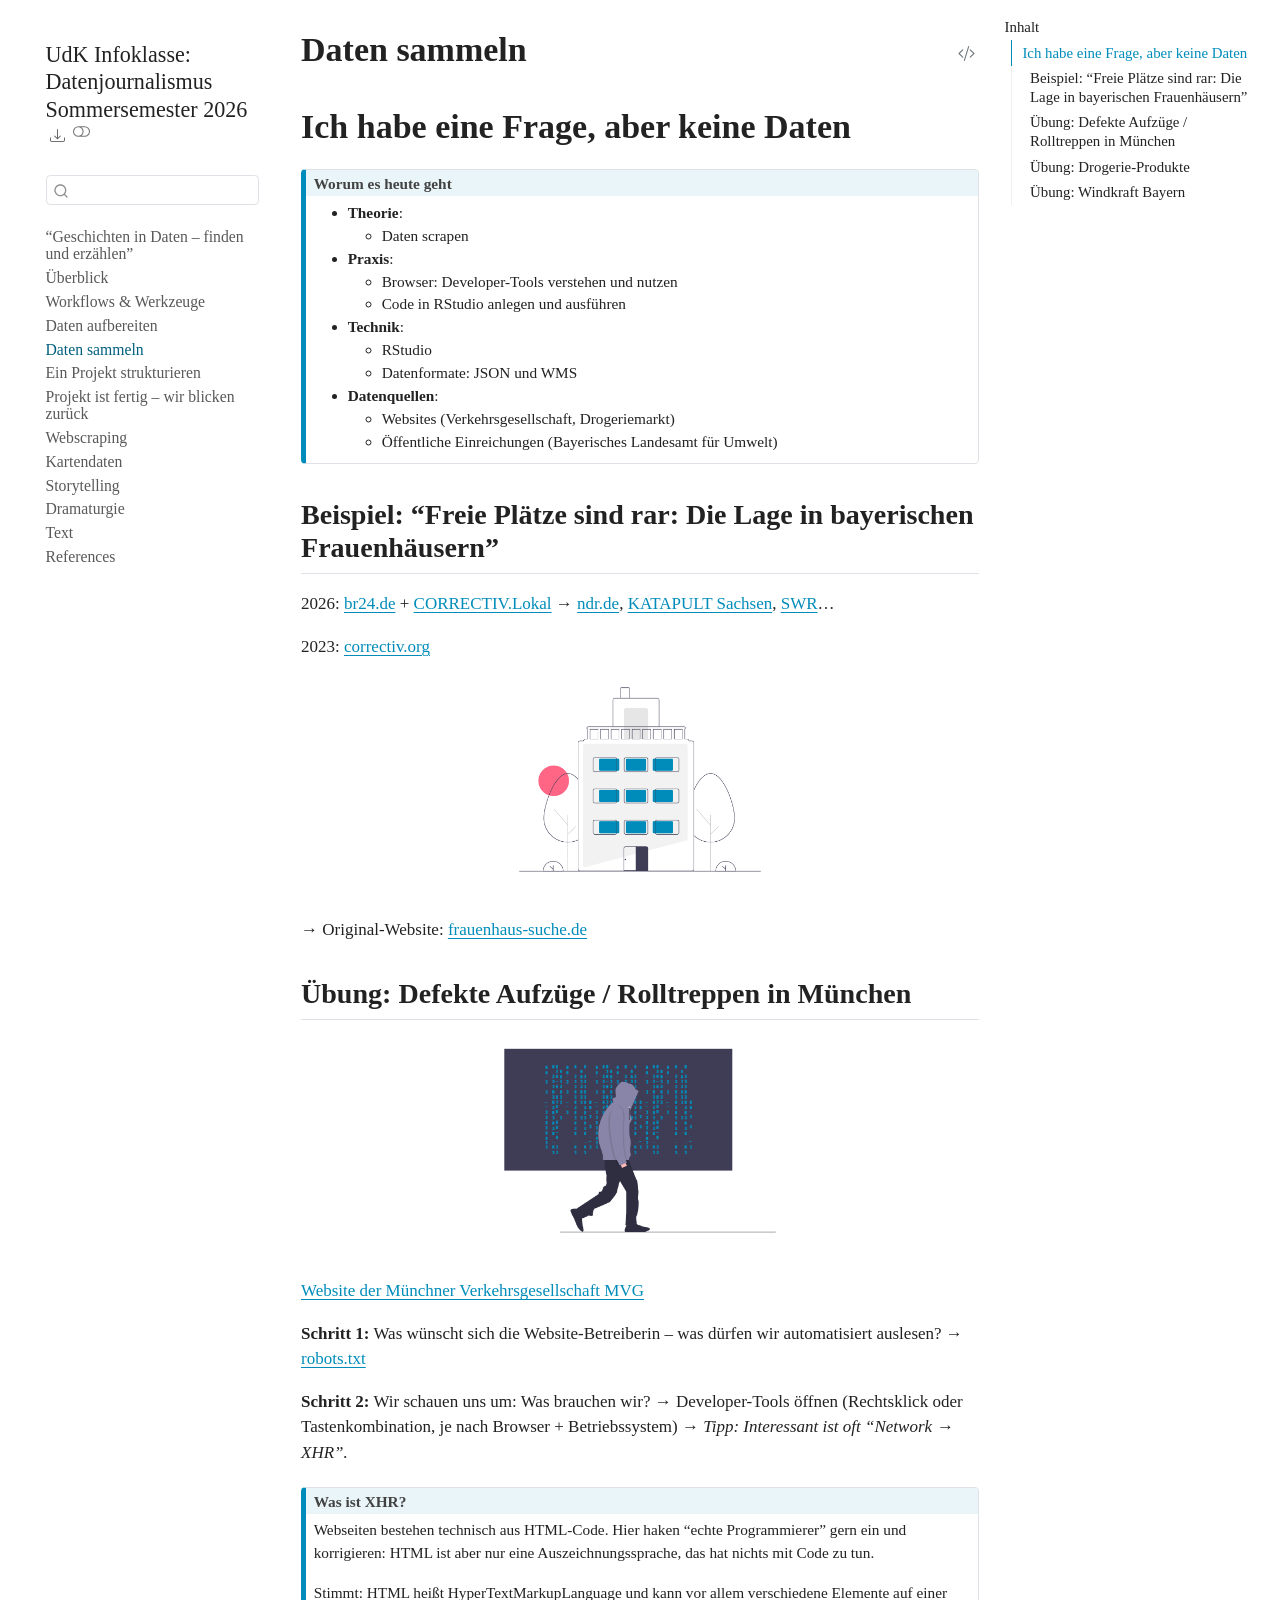
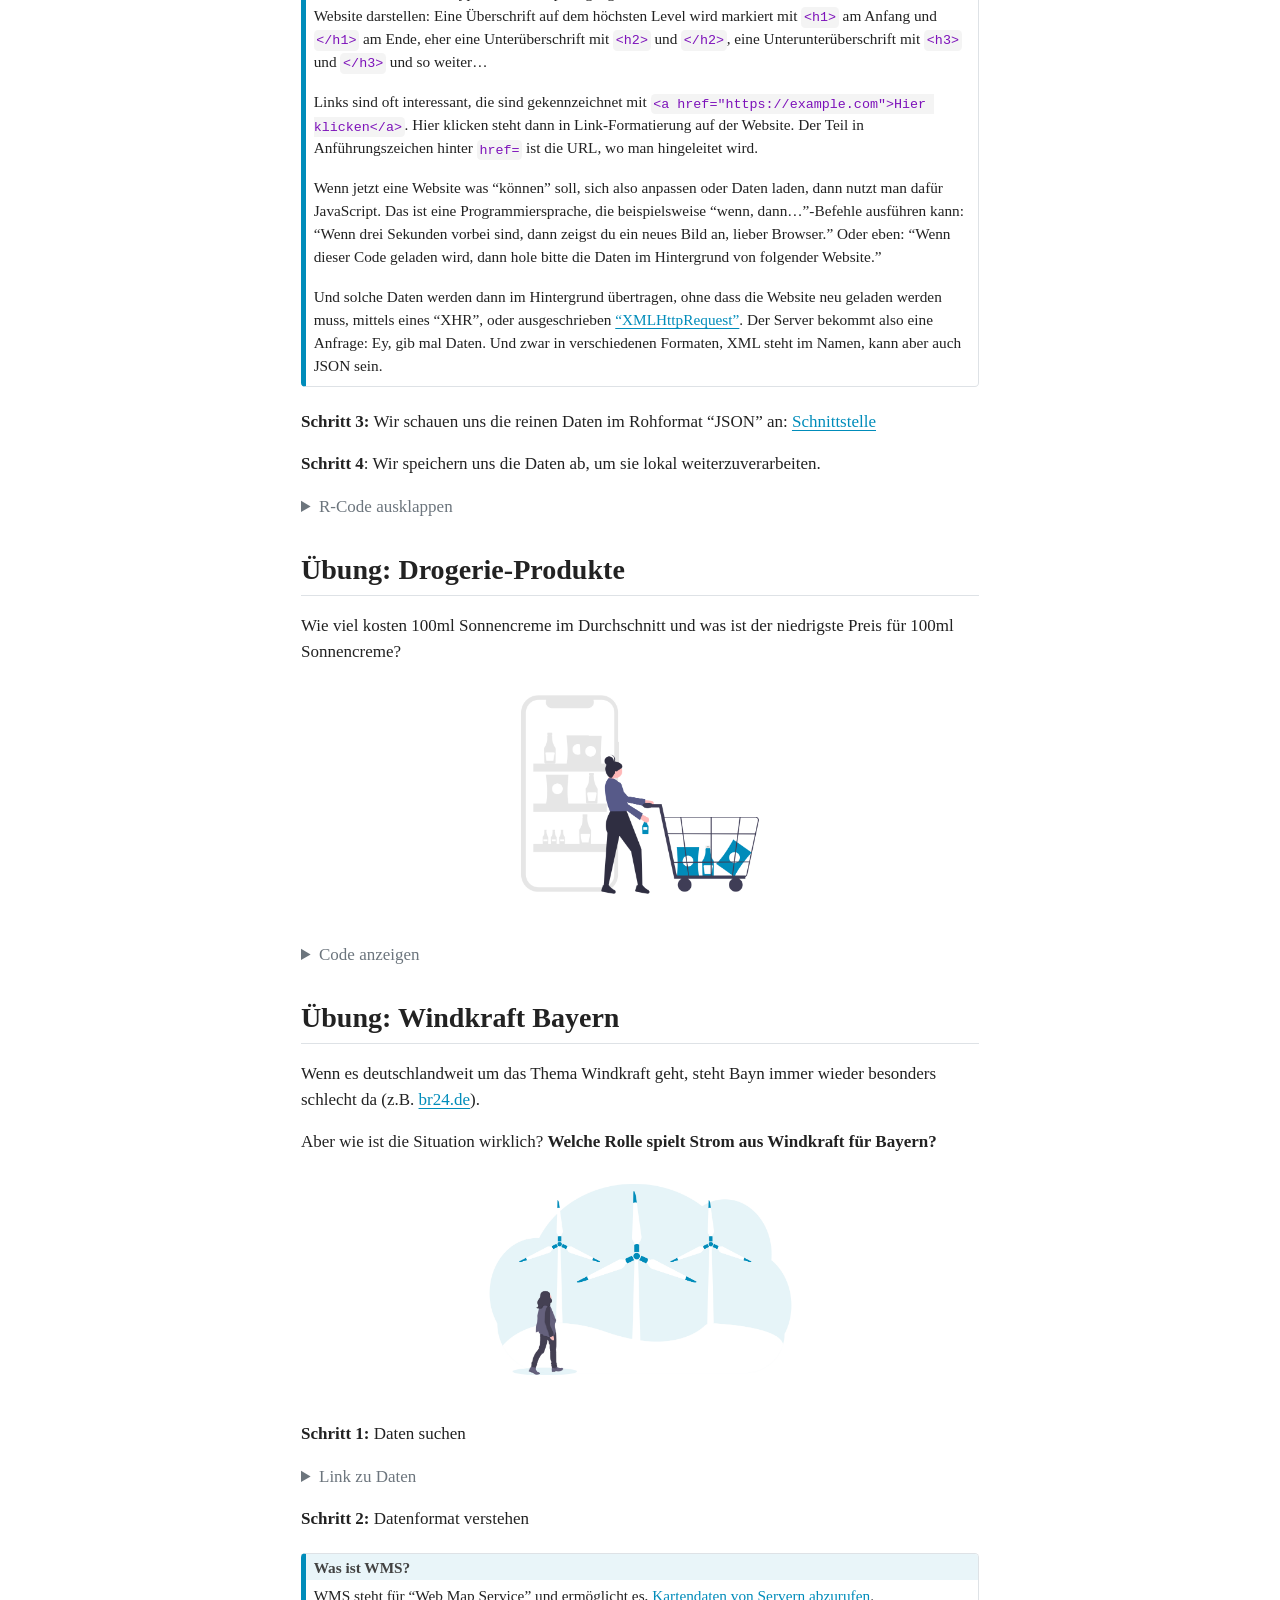
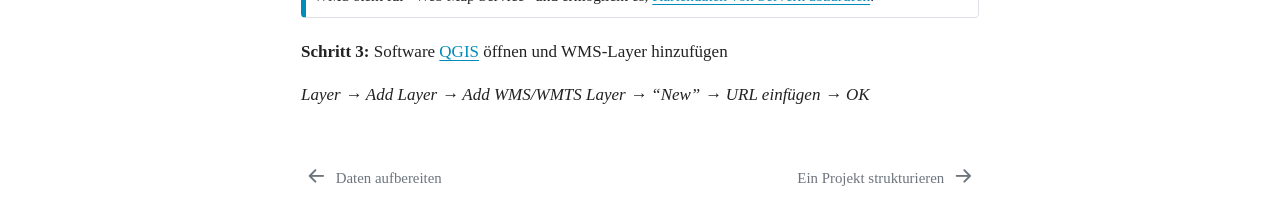
<file: docs/2026-05-07_sammeln.html>
<!DOCTYPE html>
<html xmlns="http://www.w3.org/1999/xhtml" lang="en" xml:lang="en"><head>

<meta charset="utf-8">
<meta name="generator" content="quarto-1.8.25">

<meta name="viewport" content="width=device-width, initial-scale=1.0, user-scalable=yes">


<title>Daten sammeln – UdK Infoklasse: Datenjournalismus Sommersemester 2026</title>
<style>
code{white-space: pre-wrap;}
span.smallcaps{font-variant: small-caps;}
div.columns{display: flex; gap: min(4vw, 1.5em);}
div.column{flex: auto; overflow-x: auto;}
div.hanging-indent{margin-left: 1.5em; text-indent: -1.5em;}
ul.task-list{list-style: none;}
ul.task-list li input[type="checkbox"] {
  width: 0.8em;
  margin: 0 0.8em 0.2em -1em; /* quarto-specific, see https://github.com/quarto-dev/quarto-cli/issues/4556 */ 
  vertical-align: middle;
}
/* CSS for syntax highlighting */
html { -webkit-text-size-adjust: 100%; }
pre > code.sourceCode { white-space: pre; position: relative; }
pre > code.sourceCode > span { display: inline-block; line-height: 1.25; }
pre > code.sourceCode > span:empty { height: 1.2em; }
.sourceCode { overflow: visible; }
code.sourceCode > span { color: inherit; text-decoration: inherit; }
div.sourceCode { margin: 1em 0; }
pre.sourceCode { margin: 0; }
@media screen {
div.sourceCode { overflow: auto; }
}
@media print {
pre > code.sourceCode { white-space: pre-wrap; }
pre > code.sourceCode > span { text-indent: -5em; padding-left: 5em; }
}
pre.numberSource code
  { counter-reset: source-line 0; }
pre.numberSource code > span
  { position: relative; left: -4em; counter-increment: source-line; }
pre.numberSource code > span > a:first-child::before
  { content: counter(source-line);
    position: relative; left: -1em; text-align: right; vertical-align: baseline;
    border: none; display: inline-block;
    -webkit-touch-callout: none; -webkit-user-select: none;
    -khtml-user-select: none; -moz-user-select: none;
    -ms-user-select: none; user-select: none;
    padding: 0 4px; width: 4em;
  }
pre.numberSource { margin-left: 3em;  padding-left: 4px; }
div.sourceCode
  {   }
@media screen {
pre > code.sourceCode > span > a:first-child::before { text-decoration: underline; }
}
</style>


<script src="site_libs/quarto-nav/quarto-nav.js"></script>
<script src="site_libs/quarto-nav/headroom.min.js"></script>
<script src="site_libs/clipboard/clipboard.min.js"></script>
<script src="site_libs/quarto-search/autocomplete.umd.js"></script>
<script src="site_libs/quarto-search/fuse.min.js"></script>
<script src="site_libs/quarto-search/quarto-search.js"></script>
<meta name="quarto:offset" content="./">
<link href="./2026-05-21_struktur.html" rel="next">
<link href="./2026-04-30_aufbereitung.html" rel="prev">
<script src="site_libs/quarto-html/quarto.js" type="module"></script>
<script src="site_libs/quarto-html/tabsets/tabsets.js" type="module"></script>
<script src="site_libs/quarto-html/axe/axe-check.js" type="module"></script>
<script src="site_libs/quarto-html/popper.min.js"></script>
<script src="site_libs/quarto-html/tippy.umd.min.js"></script>
<script src="site_libs/quarto-html/anchor.min.js"></script>
<link href="site_libs/quarto-html/tippy.css" rel="stylesheet">
<link href="site_libs/quarto-html/quarto-syntax-highlighting-7b89279ff1a6dce999919e0e67d4d9ec.css" rel="stylesheet" class="quarto-color-scheme" id="quarto-text-highlighting-styles">
<link href="site_libs/quarto-html/quarto-syntax-highlighting-dark-707d8167ce6003fca903bfe2be84ab7f.css" rel="stylesheet" class="quarto-color-scheme quarto-color-alternate" id="quarto-text-highlighting-styles">
<link href="site_libs/quarto-html/quarto-syntax-highlighting-7b89279ff1a6dce999919e0e67d4d9ec.css" rel="stylesheet" class="quarto-color-scheme-extra" id="quarto-text-highlighting-styles">
<script src="site_libs/bootstrap/bootstrap.min.js"></script>
<link href="site_libs/bootstrap/bootstrap-icons.css" rel="stylesheet">
<link href="site_libs/bootstrap/bootstrap-2e5e9cb112419f7b35b2190a13f3c3da.min.css" rel="stylesheet" append-hash="true" class="quarto-color-scheme" id="quarto-bootstrap" data-mode="light">
<link href="site_libs/bootstrap/bootstrap-dark-cbeed4863d8242317d165af4c2a4e0e2.min.css" rel="stylesheet" append-hash="true" class="quarto-color-scheme quarto-color-alternate" id="quarto-bootstrap" data-mode="dark">
<link href="site_libs/bootstrap/bootstrap-2e5e9cb112419f7b35b2190a13f3c3da.min.css" rel="stylesheet" append-hash="true" class="quarto-color-scheme-extra" id="quarto-bootstrap" data-mode="light">
<script src="site_libs/quarto-contrib/glightbox/glightbox.min.js"></script>
<link href="site_libs/quarto-contrib/glightbox/glightbox.min.css" rel="stylesheet">
<link href="site_libs/quarto-contrib/glightbox/lightbox.css" rel="stylesheet">
<script id="quarto-search-options" type="application/json">{
  "location": "sidebar",
  "copy-button": false,
  "collapse-after": 3,
  "panel-placement": "start",
  "type": "textbox",
  "limit": 50,
  "keyboard-shortcut": [
    "f",
    "/",
    "s"
  ],
  "show-item-context": false,
  "language": {
    "search-no-results-text": "No results",
    "search-matching-documents-text": "matching documents",
    "search-copy-link-title": "Copy link to search",
    "search-hide-matches-text": "Hide additional matches",
    "search-more-match-text": "more match in this document",
    "search-more-matches-text": "more matches in this document",
    "search-clear-button-title": "Clear",
    "search-text-placeholder": "",
    "search-detached-cancel-button-title": "Cancel",
    "search-submit-button-title": "Submit",
    "search-label": "Search"
  }
}</script>


</head>

<body class="nav-sidebar floating quarto-light"><script id="quarto-html-before-body" type="application/javascript">
    const toggleBodyColorMode = (bsSheetEl) => {
      const mode = bsSheetEl.getAttribute("data-mode");
      const bodyEl = window.document.querySelector("body");
      if (mode === "dark") {
        bodyEl.classList.add("quarto-dark");
        bodyEl.classList.remove("quarto-light");
      } else {
        bodyEl.classList.add("quarto-light");
        bodyEl.classList.remove("quarto-dark");
      }
    }
    const toggleBodyColorPrimary = () => {
      const bsSheetEl = window.document.querySelector("link#quarto-bootstrap:not([rel=disabled-stylesheet])");
      if (bsSheetEl) {
        toggleBodyColorMode(bsSheetEl);
      }
    }
    const setColorSchemeToggle = (alternate) => {
      const toggles = window.document.querySelectorAll('.quarto-color-scheme-toggle');
      for (let i=0; i < toggles.length; i++) {
        const toggle = toggles[i];
        if (toggle) {
          if (alternate) {
            toggle.classList.add("alternate");
          } else {
            toggle.classList.remove("alternate");
          }
        }
      }
    };
    const toggleColorMode = (alternate) => {
      // Switch the stylesheets
      const primaryStylesheets = window.document.querySelectorAll('link.quarto-color-scheme:not(.quarto-color-alternate)');
      const alternateStylesheets = window.document.querySelectorAll('link.quarto-color-scheme.quarto-color-alternate');
      manageTransitions('#quarto-margin-sidebar .nav-link', false);
      if (alternate) {
        // note: dark is layered on light, we don't disable primary!
        enableStylesheet(alternateStylesheets);
        for (const sheetNode of alternateStylesheets) {
          if (sheetNode.id === "quarto-bootstrap") {
            toggleBodyColorMode(sheetNode);
          }
        }
      } else {
        disableStylesheet(alternateStylesheets);
        enableStylesheet(primaryStylesheets)
        toggleBodyColorPrimary();
      }
      manageTransitions('#quarto-margin-sidebar .nav-link', true);
      // Switch the toggles
      setColorSchemeToggle(alternate)
      // Hack to workaround the fact that safari doesn't
      // properly recolor the scrollbar when toggling (#1455)
      if (navigator.userAgent.indexOf('Safari') > 0 && navigator.userAgent.indexOf('Chrome') == -1) {
        manageTransitions("body", false);
        window.scrollTo(0, 1);
        setTimeout(() => {
          window.scrollTo(0, 0);
          manageTransitions("body", true);
        }, 40);
      }
    }
    const disableStylesheet = (stylesheets) => {
      for (let i=0; i < stylesheets.length; i++) {
        const stylesheet = stylesheets[i];
        stylesheet.rel = 'disabled-stylesheet';
      }
    }
    const enableStylesheet = (stylesheets) => {
      for (let i=0; i < stylesheets.length; i++) {
        const stylesheet = stylesheets[i];
        if(stylesheet.rel !== 'stylesheet') { // for Chrome, which will still FOUC without this check
          stylesheet.rel = 'stylesheet';
        }
      }
    }
    const manageTransitions = (selector, allowTransitions) => {
      const els = window.document.querySelectorAll(selector);
      for (let i=0; i < els.length; i++) {
        const el = els[i];
        if (allowTransitions) {
          el.classList.remove('notransition');
        } else {
          el.classList.add('notransition');
        }
      }
    }
    const isFileUrl = () => {
      return window.location.protocol === 'file:';
    }
    const hasAlternateSentinel = () => {
      let styleSentinel = getColorSchemeSentinel();
      if (styleSentinel !== null) {
        return styleSentinel === "alternate";
      } else {
        return false;
      }
    }
    const setStyleSentinel = (alternate) => {
      const value = alternate ? "alternate" : "default";
      if (!isFileUrl()) {
        window.localStorage.setItem("quarto-color-scheme", value);
      } else {
        localAlternateSentinel = value;
      }
    }
    const getColorSchemeSentinel = () => {
      if (!isFileUrl()) {
        const storageValue = window.localStorage.getItem("quarto-color-scheme");
        return storageValue != null ? storageValue : localAlternateSentinel;
      } else {
        return localAlternateSentinel;
      }
    }
    const toggleGiscusIfUsed = (isAlternate, darkModeDefault) => {
      const baseTheme = document.querySelector('#giscus-base-theme')?.value ?? 'light';
      const alternateTheme = document.querySelector('#giscus-alt-theme')?.value ?? 'dark';
      let newTheme = '';
      if(authorPrefersDark) {
        newTheme = isAlternate ? baseTheme : alternateTheme;
      } else {
        newTheme = isAlternate ? alternateTheme : baseTheme;
      }
      const changeGiscusTheme = () => {
        // From: https://github.com/giscus/giscus/issues/336
        const sendMessage = (message) => {
          const iframe = document.querySelector('iframe.giscus-frame');
          if (!iframe) return;
          iframe.contentWindow.postMessage({ giscus: message }, 'https://giscus.app');
        }
        sendMessage({
          setConfig: {
            theme: newTheme
          }
        });
      }
      const isGiscussLoaded = window.document.querySelector('iframe.giscus-frame') !== null;
      if (isGiscussLoaded) {
        changeGiscusTheme();
      }
    };
    const authorPrefersDark = false;
    const darkModeDefault = authorPrefersDark;
      document.querySelector('link#quarto-text-highlighting-styles.quarto-color-scheme-extra').rel = 'disabled-stylesheet';
      document.querySelector('link#quarto-bootstrap.quarto-color-scheme-extra').rel = 'disabled-stylesheet';
    let localAlternateSentinel = darkModeDefault ? 'alternate' : 'default';
    // Dark / light mode switch
    window.quartoToggleColorScheme = () => {
      // Read the current dark / light value
      let toAlternate = !hasAlternateSentinel();
      toggleColorMode(toAlternate);
      setStyleSentinel(toAlternate);
      toggleGiscusIfUsed(toAlternate, darkModeDefault);
      window.dispatchEvent(new Event('resize'));
    };
    // Switch to dark mode if need be
    if (hasAlternateSentinel()) {
      toggleColorMode(true);
    } else {
      toggleColorMode(false);
    }
  </script>

<div id="quarto-search-results"></div>
  <header id="quarto-header" class="headroom fixed-top">
  <nav class="quarto-secondary-nav">
    <div class="container-fluid d-flex">
      <button type="button" class="quarto-btn-toggle btn" data-bs-toggle="collapse" role="button" data-bs-target=".quarto-sidebar-collapse-item" aria-controls="quarto-sidebar" aria-expanded="false" aria-label="Toggle sidebar navigation" onclick="if (window.quartoToggleHeadroom) { window.quartoToggleHeadroom(); }">
        <i class="bi bi-layout-text-sidebar-reverse"></i>
      </button>
        <nav class="quarto-page-breadcrumbs" aria-label="breadcrumb"><ol class="breadcrumb"><li class="breadcrumb-item"><a href="./2026-05-07_sammeln.html"><span class="chapter-title">Daten sammeln</span></a></li></ol></nav>
        <a class="flex-grow-1" role="navigation" data-bs-toggle="collapse" data-bs-target=".quarto-sidebar-collapse-item" aria-controls="quarto-sidebar" aria-expanded="false" aria-label="Toggle sidebar navigation" onclick="if (window.quartoToggleHeadroom) { window.quartoToggleHeadroom(); }">      
        </a>
      <button type="button" class="btn quarto-search-button" aria-label="Search" onclick="window.quartoOpenSearch();">
        <i class="bi bi-search"></i>
      </button>
    </div>
  </nav>
</header>
<!-- content -->
<div id="quarto-content" class="quarto-container page-columns page-rows-contents page-layout-article">
<!-- sidebar -->
  <nav id="quarto-sidebar" class="sidebar collapse collapse-horizontal quarto-sidebar-collapse-item sidebar-navigation floating overflow-auto">
    <div class="pt-lg-2 mt-2 text-left sidebar-header sidebar-header-stacked">
      <a href="./index.html" class="sidebar-logo-link">
      </a>
    <div class="sidebar-title mb-0 py-0">
      <a href="./">UdK Infoklasse: Datenjournalismus Sommersemester 2026</a> 
        <div class="sidebar-tools-main">
    <div class="dropdown">
      <a href="" title="Download" id="quarto-navigation-tool-dropdown-0" class="quarto-navigation-tool dropdown-toggle px-1" data-bs-toggle="dropdown" aria-expanded="false" role="link" aria-label="Download"><i class="bi bi-download"></i></a>
      <ul class="dropdown-menu" aria-labelledby="quarto-navigation-tool-dropdown-0">
          <li>
            <a class="dropdown-item sidebar-tools-main-item" href="./UdK-Infoklasse--Datenjournalismus-Sommersemester-2026.pdf">
              <i class="bi bi-file-pdf pe-1"></i>
            Download PDF
            </a>
          </li>
          <li>
            <a class="dropdown-item sidebar-tools-main-item" href="./UdK-Infoklasse--Datenjournalismus-Sommersemester-2026.epub">
              <i class="bi bi-journal pe-1"></i>
            Download ePub
            </a>
          </li>
      </ul>
    </div>
  <a href="" class="quarto-color-scheme-toggle quarto-navigation-tool  px-1" onclick="window.quartoToggleColorScheme(); return false;" title="Toggle dark mode"><i class="bi"></i></a>
</div>
    </div>
      </div>
        <div class="mt-2 flex-shrink-0 align-items-center">
        <div class="sidebar-search">
        <div id="quarto-search" class="" title="Search"></div>
        </div>
        </div>
    <div class="sidebar-menu-container"> 
    <ul class="list-unstyled mt-1">
        <li class="sidebar-item">
  <div class="sidebar-item-container"> 
  <a href="./index.html" class="sidebar-item-text sidebar-link"><span class="chapter-title">“Geschichten in Daten – finden und erzählen”</span></a>
  </div>
</li>
        <li class="sidebar-item">
  <div class="sidebar-item-container"> 
  <a href="./2026-04-16_intro.html" class="sidebar-item-text sidebar-link"><span class="chapter-title">Überblick</span></a>
  </div>
</li>
        <li class="sidebar-item">
  <div class="sidebar-item-container"> 
  <a href="./2026-04-23_werkzeuge.html" class="sidebar-item-text sidebar-link"><span class="chapter-title">Workflows &amp; Werkzeuge</span></a>
  </div>
</li>
        <li class="sidebar-item">
  <div class="sidebar-item-container"> 
  <a href="./2026-04-30_aufbereitung.html" class="sidebar-item-text sidebar-link"><span class="chapter-title">Daten aufbereiten</span></a>
  </div>
</li>
        <li class="sidebar-item">
  <div class="sidebar-item-container"> 
  <a href="./2026-05-07_sammeln.html" class="sidebar-item-text sidebar-link active"><span class="chapter-title">Daten sammeln</span></a>
  </div>
</li>
        <li class="sidebar-item">
  <div class="sidebar-item-container"> 
  <a href="./2026-05-21_struktur.html" class="sidebar-item-text sidebar-link"><span class="chapter-title">Ein Projekt strukturieren</span></a>
  </div>
</li>
        <li class="sidebar-item">
  <div class="sidebar-item-container"> 
  <a href="./2026-06-04_feedback.html" class="sidebar-item-text sidebar-link"><span class="chapter-title">Projekt ist fertig – wir blicken zurück</span></a>
  </div>
</li>
        <li class="sidebar-item">
  <div class="sidebar-item-container"> 
  <a href="./2026-06-11_webscraping.html" class="sidebar-item-text sidebar-link"><span class="chapter-title">Webscraping</span></a>
  </div>
</li>
        <li class="sidebar-item">
  <div class="sidebar-item-container"> 
  <a href="./2026-06-18_kartendaten.html" class="sidebar-item-text sidebar-link"><span class="chapter-title">Kartendaten</span></a>
  </div>
</li>
        <li class="sidebar-item">
  <div class="sidebar-item-container"> 
  <a href="./2026-06-25_storytelling.html" class="sidebar-item-text sidebar-link"><span class="chapter-title">Storytelling</span></a>
  </div>
</li>
        <li class="sidebar-item">
  <div class="sidebar-item-container"> 
  <a href="./2026-07-02_dramaturgie.html" class="sidebar-item-text sidebar-link"><span class="chapter-title">Dramaturgie</span></a>
  </div>
</li>
        <li class="sidebar-item">
  <div class="sidebar-item-container"> 
  <a href="./2026-07-09_text.html" class="sidebar-item-text sidebar-link"><span class="chapter-title">Text</span></a>
  </div>
</li>
        <li class="sidebar-item">
  <div class="sidebar-item-container"> 
  <a href="./references.html" class="sidebar-item-text sidebar-link"><span class="chapter-title">References</span></a>
  </div>
</li>
    </ul>
    </div>
</nav>
<div id="quarto-sidebar-glass" class="quarto-sidebar-collapse-item" data-bs-toggle="collapse" data-bs-target=".quarto-sidebar-collapse-item"></div>
<!-- margin-sidebar -->
    <div id="quarto-margin-sidebar" class="sidebar margin-sidebar">
        <nav id="TOC" role="doc-toc" class="toc-active">
    <h2 id="toc-title">Inhalt</h2>
   
  <ul>
  <li><a href="#ich-habe-eine-frage-aber-keine-daten" id="toc-ich-habe-eine-frage-aber-keine-daten" class="nav-link active" data-scroll-target="#ich-habe-eine-frage-aber-keine-daten">Ich habe eine Frage, aber keine Daten</a>
  <ul class="collapse">
  <li><a href="#beispiel-freie-plätze-sind-rar-die-lage-in-bayerischen-frauenhäusern" id="toc-beispiel-freie-plätze-sind-rar-die-lage-in-bayerischen-frauenhäusern" class="nav-link" data-scroll-target="#beispiel-freie-plätze-sind-rar-die-lage-in-bayerischen-frauenhäusern">Beispiel: “Freie Plätze sind rar: Die Lage in bayerischen Frauenhäusern”</a></li>
  <li><a href="#übung-defekte-aufzüge-rolltreppen-in-münchen" id="toc-übung-defekte-aufzüge-rolltreppen-in-münchen" class="nav-link" data-scroll-target="#übung-defekte-aufzüge-rolltreppen-in-münchen">Übung: Defekte Aufzüge / Rolltreppen in München</a></li>
  <li><a href="#übung-drogerie-produkte" id="toc-übung-drogerie-produkte" class="nav-link" data-scroll-target="#übung-drogerie-produkte">Übung: Drogerie-Produkte</a></li>
  <li><a href="#übung-windkraft-bayern" id="toc-übung-windkraft-bayern" class="nav-link" data-scroll-target="#übung-windkraft-bayern">Übung: Windkraft Bayern</a></li>
  </ul></li>
  </ul>
</nav>
    </div>
<!-- main -->
<main class="content" id="quarto-document-content">


<header id="title-block-header" class="quarto-title-block default">
<div class="quarto-title">
<div class="quarto-title-block"><div><h1 class="title"><span class="chapter-title">Daten sammeln</span></h1><button type="button" class="btn code-tools-button" id="quarto-code-tools-source"><i class="bi"></i></button></div></div>
</div>



<div class="quarto-title-meta">

    
  
    
  </div>
  


</header>


<section id="ich-habe-eine-frage-aber-keine-daten" class="level1">
<h1>Ich habe eine Frage, aber keine Daten</h1>
<div class="callout callout-style-default callout-note no-icon callout-titled">
<div class="callout-header d-flex align-content-center">
<div class="callout-icon-container">
<i class="callout-icon no-icon"></i>
</div>
<div class="callout-title-container flex-fill">
<span class="screen-reader-only">Note</span>Worum es heute geht
</div>
</div>
<div class="callout-body-container callout-body">
<ul>
<li><strong>Theorie</strong>:
<ul>
<li>Daten scrapen</li>
</ul></li>
<li><strong>Praxis</strong>:
<ul>
<li>Browser: Developer-Tools verstehen und nutzen</li>
<li>Code in RStudio anlegen und ausführen</li>
</ul></li>
<li><strong>Technik</strong>:
<ul>
<li>RStudio</li>
<li>Datenformate: JSON und WMS</li>
</ul></li>
<li><strong>Datenquellen</strong>:
<ul>
<li>Websites (Verkehrsgesellschaft, Drogeriemarkt)</li>
<li>Öffentliche Einreichungen (Bayerisches Landesamt für Umwelt)</li>
</ul></li>
</ul>
</div>
</div>
<section id="beispiel-freie-plätze-sind-rar-die-lage-in-bayerischen-frauenhäusern" class="level2">
<h2 class="anchored" data-anchor-id="beispiel-freie-plätze-sind-rar-die-lage-in-bayerischen-frauenhäusern">Beispiel: “Freie Plätze sind rar: Die Lage in bayerischen Frauenhäusern”</h2>
<p>2026: <a href="https://www.br.de/nachrichten/bayern/freie-plaetze-sind-rar-die-lage-in-bayerischen-frauenhaeusern,V8IvBb0">br24.de</a> + <a href="https://correctiv.org/projekte/lokal/">CORRECTIV.Lokal</a> → <a href="https://www.ndr.de/nachrichten/info/frauenhaeuser-am-limit-zu-wenig-schutzraeume-im-norden,frauenhaus-136.html">ndr.de</a>, <a href="https://katapult-sachsen.de/artikel/ueberlastete-frauenhaeuser-wohnungsmangel-verschaerft-die-krise/">KATAPULT Sachsen</a>, <a href="https://www.swr.de/swraktuell/baden-wuerttemberg/frauenhaeuser-in-bw-haben-selten-freie-plaetze-100.html">SWR</a>…</p>
<p>2023: <a href="https://correctiv.org/aktuelles/2023/03/06/haeusliche-gewalt-frauenhaus-platz-finden/">correctiv.org</a></p>
<div class="quarto-figure quarto-figure-center">
<figure class="figure">
<p><a href="images/undraw_building_burz.png" class="lightbox" data-gallery="quarto-lightbox-gallery-1"><img src="images/undraw_building_burz.png" class="img-fluid quarto-figure quarto-figure-center figure-img" style="width:40.0%"></a></p>
</figure>
</div>
<p>→ Original-Website: <a href="https://www.frauenhaus-suche.de/">frauenhaus-suche.de</a></p>
</section>
<section id="übung-defekte-aufzüge-rolltreppen-in-münchen" class="level2">
<h2 class="anchored" data-anchor-id="übung-defekte-aufzüge-rolltreppen-in-münchen">Übung: Defekte Aufzüge / Rolltreppen in München</h2>
<div class="quarto-figure quarto-figure-center">
<figure class="figure">
<p><a href="images/undraw_hacker-mind_j91b.png" class="lightbox" data-gallery="quarto-lightbox-gallery-2"><img src="images/undraw_hacker-mind_j91b.png" class="img-fluid quarto-figure quarto-figure-center figure-img" style="width:45.0%"></a></p>
</figure>
</div>
<p><a href="https://www.mvg.de/ueber-die-mvg/unser-engagement/barrierefreiheit/zoom.html">Website der Münchner Verkehrsgesellschaft MVG</a></p>
<p><strong>Schritt 1:</strong> Was wünscht sich die Website-Betreiberin – was dürfen wir automatisiert auslesen? → <a href="https://www.mvg.de/robots.txt">robots.txt</a></p>
<p><strong>Schritt 2:</strong> Wir schauen uns um: Was brauchen wir? → Developer-Tools öffnen (Rechtsklick oder Tastenkombination, je nach Browser + Betriebssystem) → <em>Tipp: Interessant ist oft “Network → XHR”.</em></p>
<div class="callout callout-style-default callout-note no-icon callout-titled">
<div class="callout-header d-flex align-content-center">
<div class="callout-icon-container">
<i class="callout-icon no-icon"></i>
</div>
<div class="callout-title-container flex-fill">
<span class="screen-reader-only">Note</span>Was ist XHR?
</div>
</div>
<div class="callout-body-container callout-body">
<p>Webseiten bestehen technisch aus HTML-Code. Hier haken “echte Programmierer” gern ein und korrigieren: HTML ist aber nur eine Auszeichnungssprache, das hat nichts mit Code zu tun.</p>
<p>Stimmt: HTML heißt HyperTextMarkupLanguage und kann vor allem verschiedene Elemente auf einer Website darstellen: Eine Überschrift auf dem höchsten Level wird markiert mit <code>&lt;h1&gt;</code> am Anfang und <code>&lt;/h1&gt;</code> am Ende, eher eine Unterüberschrift mit <code>&lt;h2&gt;</code> und <code>&lt;/h2&gt;</code>, eine Unterunterüberschrift mit <code>&lt;h3&gt;</code> und <code>&lt;/h3&gt;</code> und so weiter…</p>
<p>Links sind oft interessant, die sind gekennzeichnet mit <code>&lt;a href="https://example.com"&gt;Hier klicken&lt;/a&gt;</code>. Hier klicken steht dann in Link-Formatierung auf der Website. Der Teil in Anführungszeichen hinter <code>href=</code> ist die URL, wo man hingeleitet wird.</p>
<p>Wenn jetzt eine Website was “können” soll, sich also anpassen oder Daten laden, dann nutzt man dafür JavaScript. Das ist eine Programmiersprache, die beispielsweise “wenn, dann…”-Befehle ausführen kann: “Wenn drei Sekunden vorbei sind, dann zeigst du ein neues Bild an, lieber Browser.” Oder eben: “Wenn dieser Code geladen wird, dann hole bitte die Daten im Hintergrund von folgender Website.”</p>
<p>Und solche Daten werden dann im Hintergrund übertragen, ohne dass die Website neu geladen werden muss, mittels eines “XHR”, oder ausgeschrieben <a href="https://de.wikipedia.org/wiki/XMLHttpRequest">“XMLHttpRequest”</a>. Der Server bekommt also eine Anfrage: Ey, gib mal Daten. Und zwar in verschiedenen Formaten, XML steht im Namen, kann aber auch JSON sein.</p>
</div>
</div>
<p><strong>Schritt 3:</strong> Wir schauen uns die reinen Daten im Rohformat “JSON” an: <a href="https://www.mvg.de/.rest/mvgZoom/api/stations">Schnittstelle</a></p>
<p><strong>Schritt 4</strong>: Wir speichern uns die Daten ab, um sie lokal weiterzuverarbeiten.</p>
<details>
<summary>
R-Code ausklappen
</summary>
<pre><code>
library(jsonlite)
library(rrapply)

x &lt;- fromJSON("https://www.mvg.de/.rest/mvgZoom/api/stations", simplifyVector = FALSE)

df &lt;- x |&gt; 
  rrapply(how="melt")
</code></pre>
</details>
</section>
<section id="übung-drogerie-produkte" class="level2">
<h2 class="anchored" data-anchor-id="übung-drogerie-produkte">Übung: Drogerie-Produkte</h2>
<p>Wie viel kosten 100ml Sonnencreme im Durchschnitt und was ist der niedrigste Preis für 100ml Sonnencreme?</p>
<div class="quarto-figure quarto-figure-center">
<figure class="figure">
<p><a href="images/undraw_shopping-app_b80f.png" class="lightbox" data-gallery="quarto-lightbox-gallery-3"><img src="images/undraw_shopping-app_b80f.png" class="img-fluid quarto-figure quarto-figure-center figure-img" style="width:40.0%"></a></p>
</figure>
</div>
<details>
<summary>
Code anzeigen
</summary>
<pre><code>url &lt;- "https://product-search.services.dmtech.com/de/search/crawl?query=Gesicht&amp;allCategories.id=020401&amp;pageSize=30&amp;searchType=editorial-search&amp;sort=editorial_relevance&amp;type=search-static&amp;enablePharmacy=true"
x &lt;- fromJSON(url, simplifyVector = FALSE)

df &lt;- x |&gt; 
  rrapply(how="melt")</code></pre>
</details>
</section>
<section id="übung-windkraft-bayern" class="level2">
<h2 class="anchored" data-anchor-id="übung-windkraft-bayern">Übung: Windkraft Bayern</h2>
<p>Wenn es deutschlandweit um das Thema Windkraft geht, steht Bayn immer wieder besonders schlecht da (z.B. <a href="https://www.br.de/nachrichten/bayern/nur-drei-neue-windraeder-in-bayern-wo-ist-aiwangers-turbo,VGkygI8">br24.de</a>).</p>
<p>Aber wie ist die Situation wirklich? <strong>Welche Rolle spielt Strom aus Windkraft für Bayern?</strong></p>
<div class="quarto-figure quarto-figure-center">
<figure class="figure">
<p><a href="images/undraw_wind-turbine_4z2a.png" class="lightbox" data-gallery="quarto-lightbox-gallery-4"><img src="images/undraw_wind-turbine_4z2a.png" class="img-fluid quarto-figure quarto-figure-center figure-img" style="width:50.0%"></a></p>
</figure>
</div>
<p><strong>Schritt 1:</strong> Daten suchen</p>
<details>
<summary>
Link zu Daten
</summary>
https://www.govdata.de/suche/daten/strom-aus-windenergie-statistik-bay
</details>
<p><strong>Schritt 2:</strong> Datenformat verstehen</p>
<div class="callout callout-style-default callout-note no-icon callout-titled">
<div class="callout-header d-flex align-content-center">
<div class="callout-icon-container">
<i class="callout-icon no-icon"></i>
</div>
<div class="callout-title-container flex-fill">
<span class="screen-reader-only">Note</span>Was ist WMS?
</div>
</div>
<div class="callout-body-container callout-body">
<p>WMS steht für “Web Map Service” und ermöglicht es, <a href="https://en.wikipedia.org/wiki/Web_Map_Service">Kartendaten von Servern abzurufen</a>.</p>
</div>
</div>
<p><strong>Schritt 3:</strong> Software <a href="https://qgis.org/download/">QGIS</a> öffnen und WMS-Layer hinzufügen</p>
<p><em>Layer → Add Layer → Add WMS/WMTS Layer → “New” → URL einfügen → OK</em></p>


<!-- -->

</section>
</section>

</main> <!-- /main -->
<script id="quarto-html-after-body" type="application/javascript">
  window.document.addEventListener("DOMContentLoaded", function (event) {
    // Ensure there is a toggle, if there isn't float one in the top right
    if (window.document.querySelector('.quarto-color-scheme-toggle') === null) {
      const a = window.document.createElement('a');
      a.classList.add('top-right');
      a.classList.add('quarto-color-scheme-toggle');
      a.href = "";
      a.onclick = function() { try { window.quartoToggleColorScheme(); } catch {} return false; };
      const i = window.document.createElement("i");
      i.classList.add('bi');
      a.appendChild(i);
      window.document.body.appendChild(a);
    }
    setColorSchemeToggle(hasAlternateSentinel())
    const icon = "";
    const anchorJS = new window.AnchorJS();
    anchorJS.options = {
      placement: 'right',
      icon: icon
    };
    anchorJS.add('.anchored');
    const isCodeAnnotation = (el) => {
      for (const clz of el.classList) {
        if (clz.startsWith('code-annotation-')) {                     
          return true;
        }
      }
      return false;
    }
    const onCopySuccess = function(e) {
      // button target
      const button = e.trigger;
      // don't keep focus
      button.blur();
      // flash "checked"
      button.classList.add('code-copy-button-checked');
      var currentTitle = button.getAttribute("title");
      button.setAttribute("title", "Copied!");
      let tooltip;
      if (window.bootstrap) {
        button.setAttribute("data-bs-toggle", "tooltip");
        button.setAttribute("data-bs-placement", "left");
        button.setAttribute("data-bs-title", "Copied!");
        tooltip = new bootstrap.Tooltip(button, 
          { trigger: "manual", 
            customClass: "code-copy-button-tooltip",
            offset: [0, -8]});
        tooltip.show();    
      }
      setTimeout(function() {
        if (tooltip) {
          tooltip.hide();
          button.removeAttribute("data-bs-title");
          button.removeAttribute("data-bs-toggle");
          button.removeAttribute("data-bs-placement");
        }
        button.setAttribute("title", currentTitle);
        button.classList.remove('code-copy-button-checked');
      }, 1000);
      // clear code selection
      e.clearSelection();
    }
    const getTextToCopy = function(trigger) {
      const outerScaffold = trigger.parentElement.cloneNode(true);
      const codeEl = outerScaffold.querySelector('code');
      for (const childEl of codeEl.children) {
        if (isCodeAnnotation(childEl)) {
          childEl.remove();
        }
      }
      return codeEl.innerText;
    }
    const clipboard = new window.ClipboardJS('.code-copy-button:not([data-in-quarto-modal])', {
      text: getTextToCopy
    });
    clipboard.on('success', onCopySuccess);
    if (window.document.getElementById('quarto-embedded-source-code-modal')) {
      const clipboardModal = new window.ClipboardJS('.code-copy-button[data-in-quarto-modal]', {
        text: getTextToCopy,
        container: window.document.getElementById('quarto-embedded-source-code-modal')
      });
      clipboardModal.on('success', onCopySuccess);
    }
    const viewSource = window.document.getElementById('quarto-view-source') ||
                       window.document.getElementById('quarto-code-tools-source');
    if (viewSource) {
      const sourceUrl = viewSource.getAttribute("data-quarto-source-url");
      viewSource.addEventListener("click", function(e) {
        if (sourceUrl) {
          // rstudio viewer pane
          if (/\bcapabilities=\b/.test(window.location)) {
            window.open(sourceUrl);
          } else {
            window.location.href = sourceUrl;
          }
        } else {
          const modal = new bootstrap.Modal(document.getElementById('quarto-embedded-source-code-modal'));
          modal.show();
        }
        return false;
      });
    }
    function toggleCodeHandler(show) {
      return function(e) {
        const detailsSrc = window.document.querySelectorAll(".cell > details > .sourceCode");
        for (let i=0; i<detailsSrc.length; i++) {
          const details = detailsSrc[i].parentElement;
          if (show) {
            details.open = true;
          } else {
            details.removeAttribute("open");
          }
        }
        const cellCodeDivs = window.document.querySelectorAll(".cell > .sourceCode");
        const fromCls = show ? "hidden" : "unhidden";
        const toCls = show ? "unhidden" : "hidden";
        for (let i=0; i<cellCodeDivs.length; i++) {
          const codeDiv = cellCodeDivs[i];
          if (codeDiv.classList.contains(fromCls)) {
            codeDiv.classList.remove(fromCls);
            codeDiv.classList.add(toCls);
          } 
        }
        return false;
      }
    }
    const hideAllCode = window.document.getElementById("quarto-hide-all-code");
    if (hideAllCode) {
      hideAllCode.addEventListener("click", toggleCodeHandler(false));
    }
    const showAllCode = window.document.getElementById("quarto-show-all-code");
    if (showAllCode) {
      showAllCode.addEventListener("click", toggleCodeHandler(true));
    }
      var localhostRegex = new RegExp(/^(?:http|https):\/\/localhost\:?[0-9]*\//);
      var mailtoRegex = new RegExp(/^mailto:/);
        var filterRegex = new RegExp('/' + window.location.host + '/');
      var isInternal = (href) => {
          return filterRegex.test(href) || localhostRegex.test(href) || mailtoRegex.test(href);
      }
      // Inspect non-navigation links and adorn them if external
     var links = window.document.querySelectorAll('a[href]:not(.nav-link):not(.navbar-brand):not(.toc-action):not(.sidebar-link):not(.sidebar-item-toggle):not(.pagination-link):not(.no-external):not([aria-hidden]):not(.dropdown-item):not(.quarto-navigation-tool):not(.about-link)');
      for (var i=0; i<links.length; i++) {
        const link = links[i];
        if (!isInternal(link.href)) {
          // undo the damage that might have been done by quarto-nav.js in the case of
          // links that we want to consider external
          if (link.dataset.originalHref !== undefined) {
            link.href = link.dataset.originalHref;
          }
        }
      }
    function tippyHover(el, contentFn, onTriggerFn, onUntriggerFn) {
      const config = {
        allowHTML: true,
        maxWidth: 500,
        delay: 100,
        arrow: false,
        appendTo: function(el) {
            return el.parentElement;
        },
        interactive: true,
        interactiveBorder: 10,
        theme: 'quarto',
        placement: 'bottom-start',
      };
      if (contentFn) {
        config.content = contentFn;
      }
      if (onTriggerFn) {
        config.onTrigger = onTriggerFn;
      }
      if (onUntriggerFn) {
        config.onUntrigger = onUntriggerFn;
      }
      window.tippy(el, config); 
    }
    const noterefs = window.document.querySelectorAll('a[role="doc-noteref"]');
    for (var i=0; i<noterefs.length; i++) {
      const ref = noterefs[i];
      tippyHover(ref, function() {
        // use id or data attribute instead here
        let href = ref.getAttribute('data-footnote-href') || ref.getAttribute('href');
        try { href = new URL(href).hash; } catch {}
        const id = href.replace(/^#\/?/, "");
        const note = window.document.getElementById(id);
        if (note) {
          return note.innerHTML;
        } else {
          return "";
        }
      });
    }
    const xrefs = window.document.querySelectorAll('a.quarto-xref');
    const processXRef = (id, note) => {
      // Strip column container classes
      const stripColumnClz = (el) => {
        el.classList.remove("page-full", "page-columns");
        if (el.children) {
          for (const child of el.children) {
            stripColumnClz(child);
          }
        }
      }
      stripColumnClz(note)
      if (id === null || id.startsWith('sec-')) {
        // Special case sections, only their first couple elements
        const container = document.createElement("div");
        if (note.children && note.children.length > 2) {
          container.appendChild(note.children[0].cloneNode(true));
          for (let i = 1; i < note.children.length; i++) {
            const child = note.children[i];
            if (child.tagName === "P" && child.innerText === "") {
              continue;
            } else {
              container.appendChild(child.cloneNode(true));
              break;
            }
          }
          if (window.Quarto?.typesetMath) {
            window.Quarto.typesetMath(container);
          }
          return container.innerHTML
        } else {
          if (window.Quarto?.typesetMath) {
            window.Quarto.typesetMath(note);
          }
          return note.innerHTML;
        }
      } else {
        // Remove any anchor links if they are present
        const anchorLink = note.querySelector('a.anchorjs-link');
        if (anchorLink) {
          anchorLink.remove();
        }
        if (window.Quarto?.typesetMath) {
          window.Quarto.typesetMath(note);
        }
        if (note.classList.contains("callout")) {
          return note.outerHTML;
        } else {
          return note.innerHTML;
        }
      }
    }
    for (var i=0; i<xrefs.length; i++) {
      const xref = xrefs[i];
      tippyHover(xref, undefined, function(instance) {
        instance.disable();
        let url = xref.getAttribute('href');
        let hash = undefined; 
        if (url.startsWith('#')) {
          hash = url;
        } else {
          try { hash = new URL(url).hash; } catch {}
        }
        if (hash) {
          const id = hash.replace(/^#\/?/, "");
          const note = window.document.getElementById(id);
          if (note !== null) {
            try {
              const html = processXRef(id, note.cloneNode(true));
              instance.setContent(html);
            } finally {
              instance.enable();
              instance.show();
            }
          } else {
            // See if we can fetch this
            fetch(url.split('#')[0])
            .then(res => res.text())
            .then(html => {
              const parser = new DOMParser();
              const htmlDoc = parser.parseFromString(html, "text/html");
              const note = htmlDoc.getElementById(id);
              if (note !== null) {
                const html = processXRef(id, note);
                instance.setContent(html);
              } 
            }).finally(() => {
              instance.enable();
              instance.show();
            });
          }
        } else {
          // See if we can fetch a full url (with no hash to target)
          // This is a special case and we should probably do some content thinning / targeting
          fetch(url)
          .then(res => res.text())
          .then(html => {
            const parser = new DOMParser();
            const htmlDoc = parser.parseFromString(html, "text/html");
            const note = htmlDoc.querySelector('main.content');
            if (note !== null) {
              // This should only happen for chapter cross references
              // (since there is no id in the URL)
              // remove the first header
              if (note.children.length > 0 && note.children[0].tagName === "HEADER") {
                note.children[0].remove();
              }
              const html = processXRef(null, note);
              instance.setContent(html);
            } 
          }).finally(() => {
            instance.enable();
            instance.show();
          });
        }
      }, function(instance) {
      });
    }
        let selectedAnnoteEl;
        const selectorForAnnotation = ( cell, annotation) => {
          let cellAttr = 'data-code-cell="' + cell + '"';
          let lineAttr = 'data-code-annotation="' +  annotation + '"';
          const selector = 'span[' + cellAttr + '][' + lineAttr + ']';
          return selector;
        }
        const selectCodeLines = (annoteEl) => {
          const doc = window.document;
          const targetCell = annoteEl.getAttribute("data-target-cell");
          const targetAnnotation = annoteEl.getAttribute("data-target-annotation");
          const annoteSpan = window.document.querySelector(selectorForAnnotation(targetCell, targetAnnotation));
          const lines = annoteSpan.getAttribute("data-code-lines").split(",");
          const lineIds = lines.map((line) => {
            return targetCell + "-" + line;
          })
          let top = null;
          let height = null;
          let parent = null;
          if (lineIds.length > 0) {
              //compute the position of the single el (top and bottom and make a div)
              const el = window.document.getElementById(lineIds[0]);
              top = el.offsetTop;
              height = el.offsetHeight;
              parent = el.parentElement.parentElement;
            if (lineIds.length > 1) {
              const lastEl = window.document.getElementById(lineIds[lineIds.length - 1]);
              const bottom = lastEl.offsetTop + lastEl.offsetHeight;
              height = bottom - top;
            }
            if (top !== null && height !== null && parent !== null) {
              // cook up a div (if necessary) and position it 
              let div = window.document.getElementById("code-annotation-line-highlight");
              if (div === null) {
                div = window.document.createElement("div");
                div.setAttribute("id", "code-annotation-line-highlight");
                div.style.position = 'absolute';
                parent.appendChild(div);
              }
              div.style.top = top - 2 + "px";
              div.style.height = height + 4 + "px";
              div.style.left = 0;
              let gutterDiv = window.document.getElementById("code-annotation-line-highlight-gutter");
              if (gutterDiv === null) {
                gutterDiv = window.document.createElement("div");
                gutterDiv.setAttribute("id", "code-annotation-line-highlight-gutter");
                gutterDiv.style.position = 'absolute';
                const codeCell = window.document.getElementById(targetCell);
                const gutter = codeCell.querySelector('.code-annotation-gutter');
                gutter.appendChild(gutterDiv);
              }
              gutterDiv.style.top = top - 2 + "px";
              gutterDiv.style.height = height + 4 + "px";
            }
            selectedAnnoteEl = annoteEl;
          }
        };
        const unselectCodeLines = () => {
          const elementsIds = ["code-annotation-line-highlight", "code-annotation-line-highlight-gutter"];
          elementsIds.forEach((elId) => {
            const div = window.document.getElementById(elId);
            if (div) {
              div.remove();
            }
          });
          selectedAnnoteEl = undefined;
        };
          // Handle positioning of the toggle
      window.addEventListener(
        "resize",
        throttle(() => {
          elRect = undefined;
          if (selectedAnnoteEl) {
            selectCodeLines(selectedAnnoteEl);
          }
        }, 10)
      );
      function throttle(fn, ms) {
      let throttle = false;
      let timer;
        return (...args) => {
          if(!throttle) { // first call gets through
              fn.apply(this, args);
              throttle = true;
          } else { // all the others get throttled
              if(timer) clearTimeout(timer); // cancel #2
              timer = setTimeout(() => {
                fn.apply(this, args);
                timer = throttle = false;
              }, ms);
          }
        };
      }
        // Attach click handler to the DT
        const annoteDls = window.document.querySelectorAll('dt[data-target-cell]');
        for (const annoteDlNode of annoteDls) {
          annoteDlNode.addEventListener('click', (event) => {
            const clickedEl = event.target;
            if (clickedEl !== selectedAnnoteEl) {
              unselectCodeLines();
              const activeEl = window.document.querySelector('dt[data-target-cell].code-annotation-active');
              if (activeEl) {
                activeEl.classList.remove('code-annotation-active');
              }
              selectCodeLines(clickedEl);
              clickedEl.classList.add('code-annotation-active');
            } else {
              // Unselect the line
              unselectCodeLines();
              clickedEl.classList.remove('code-annotation-active');
            }
          });
        }
    const findCites = (el) => {
      const parentEl = el.parentElement;
      if (parentEl) {
        const cites = parentEl.dataset.cites;
        if (cites) {
          return {
            el,
            cites: cites.split(' ')
          };
        } else {
          return findCites(el.parentElement)
        }
      } else {
        return undefined;
      }
    };
    var bibliorefs = window.document.querySelectorAll('a[role="doc-biblioref"]');
    for (var i=0; i<bibliorefs.length; i++) {
      const ref = bibliorefs[i];
      const citeInfo = findCites(ref);
      if (citeInfo) {
        tippyHover(citeInfo.el, function() {
          var popup = window.document.createElement('div');
          citeInfo.cites.forEach(function(cite) {
            var citeDiv = window.document.createElement('div');
            citeDiv.classList.add('hanging-indent');
            citeDiv.classList.add('csl-entry');
            var biblioDiv = window.document.getElementById('ref-' + cite);
            if (biblioDiv) {
              citeDiv.innerHTML = biblioDiv.innerHTML;
            }
            popup.appendChild(citeDiv);
          });
          return popup.innerHTML;
        });
      }
    }
  });
  </script>
<nav class="page-navigation">
  <div class="nav-page nav-page-previous">
      <a href="./2026-04-30_aufbereitung.html" class="pagination-link" aria-label="Daten aufbereiten">
        <i class="bi bi-arrow-left-short"></i> <span class="nav-page-text"><span class="chapter-title">Daten aufbereiten</span></span>
      </a>          
  </div>
  <div class="nav-page nav-page-next">
      <a href="./2026-05-21_struktur.html" class="pagination-link" aria-label="Ein Projekt strukturieren">
        <span class="nav-page-text"><span class="chapter-title">Ein Projekt strukturieren</span></span> <i class="bi bi-arrow-right-short"></i>
      </a>
  </div>
</nav><div class="modal fade" id="quarto-embedded-source-code-modal" tabindex="-1" aria-labelledby="quarto-embedded-source-code-modal-label" aria-hidden="true"><div class="modal-dialog modal-dialog-scrollable"><div class="modal-content"><div class="modal-header"><h5 class="modal-title" id="quarto-embedded-source-code-modal-label">Source Code</h5><button class="btn-close" data-bs-dismiss="modal"></button></div><div class="modal-body"><div class="">
<div class="code-copy-outer-scaffold"><div class="sourceCode" id="cb3" data-shortcodes="false"><pre class="sourceCode numberSource markdown number-lines code-with-copy"><code class="sourceCode markdown"><span id="cb3-1"><a href="#cb3-1"></a><span class="co">---</span></span>
<span id="cb3-2"><a href="#cb3-2"></a><span class="an">title:</span><span class="co"> "Daten sammeln"</span></span>
<span id="cb3-3"><a href="#cb3-3"></a><span class="co">---</span></span>
<span id="cb3-4"><a href="#cb3-4"></a></span>
<span id="cb3-5"><a href="#cb3-5"></a><span class="fu"># Ich habe eine Frage, aber keine Daten</span></span>
<span id="cb3-6"><a href="#cb3-6"></a></span>
<span id="cb3-7"><a href="#cb3-7"></a>::: {.callout-note icon=false}</span>
<span id="cb3-8"><a href="#cb3-8"></a></span>
<span id="cb3-9"><a href="#cb3-9"></a><span class="fu">## Worum es heute geht</span></span>
<span id="cb3-10"><a href="#cb3-10"></a></span>
<span id="cb3-11"><a href="#cb3-11"></a><span class="ss">* </span>**Theorie**:</span>
<span id="cb3-12"><a href="#cb3-12"></a><span class="ss">  - </span>Daten scrapen</span>
<span id="cb3-13"><a href="#cb3-13"></a></span>
<span id="cb3-14"><a href="#cb3-14"></a><span class="ss">* </span>**Praxis**:</span>
<span id="cb3-15"><a href="#cb3-15"></a><span class="ss">  - </span>Browser: Developer-Tools verstehen und nutzen</span>
<span id="cb3-16"><a href="#cb3-16"></a><span class="ss">  - </span>Code in RStudio anlegen und ausführen</span>
<span id="cb3-17"><a href="#cb3-17"></a></span>
<span id="cb3-18"><a href="#cb3-18"></a><span class="ss">* </span>**Technik**:</span>
<span id="cb3-19"><a href="#cb3-19"></a><span class="ss">  - </span>RStudio</span>
<span id="cb3-20"><a href="#cb3-20"></a><span class="ss">  - </span>Datenformate: JSON und WMS</span>
<span id="cb3-21"><a href="#cb3-21"></a></span>
<span id="cb3-22"><a href="#cb3-22"></a><span class="ss">* </span>**Datenquellen**:</span>
<span id="cb3-23"><a href="#cb3-23"></a><span class="ss">  - </span>Websites (Verkehrsgesellschaft, Drogeriemarkt)</span>
<span id="cb3-24"><a href="#cb3-24"></a><span class="ss">  - </span>Öffentliche Einreichungen (Bayerisches Landesamt für Umwelt)</span>
<span id="cb3-25"><a href="#cb3-25"></a>  </span>
<span id="cb3-26"><a href="#cb3-26"></a>:::</span>
<span id="cb3-27"><a href="#cb3-27"></a></span>
<span id="cb3-28"><a href="#cb3-28"></a></span>
<span id="cb3-29"><a href="#cb3-29"></a><span class="fu">## Beispiel: "Freie Plätze sind rar: Die Lage in bayerischen Frauenhäusern"</span></span>
<span id="cb3-30"><a href="#cb3-30"></a></span>
<span id="cb3-31"><a href="#cb3-31"></a>2026: <span class="co">[</span><span class="ot">br24.de</span><span class="co">](https://www.br.de/nachrichten/bayern/freie-plaetze-sind-rar-die-lage-in-bayerischen-frauenhaeusern,V8IvBb0)</span></span>
<span id="cb3-32"><a href="#cb3-32"></a><span class="ss">+ </span><span class="co">[</span><span class="ot">CORRECTIV.Lokal</span><span class="co">](https://correctiv.org/projekte/lokal/)</span> → <span class="co">[</span><span class="ot">ndr.de</span><span class="co">](https://www.ndr.de/nachrichten/info/frauenhaeuser-am-limit-zu-wenig-schutzraeume-im-norden,frauenhaus-136.html)</span>, <span class="co">[</span><span class="ot">KATAPULT Sachsen</span><span class="co">](https://katapult-sachsen.de/artikel/ueberlastete-frauenhaeuser-wohnungsmangel-verschaerft-die-krise/)</span>, <span class="co">[</span><span class="ot">SWR</span><span class="co">](https://www.swr.de/swraktuell/baden-wuerttemberg/frauenhaeuser-in-bw-haben-selten-freie-plaetze-100.html)</span>...</span>
<span id="cb3-33"><a href="#cb3-33"></a></span>
<span id="cb3-34"><a href="#cb3-34"></a></span>
<span id="cb3-35"><a href="#cb3-35"></a>2023: <span class="co">[</span><span class="ot">correctiv.org</span><span class="co">](https://correctiv.org/aktuelles/2023/03/06/haeusliche-gewalt-frauenhaus-platz-finden/)</span></span>
<span id="cb3-36"><a href="#cb3-36"></a></span>
<span id="cb3-37"><a href="#cb3-37"></a><span class="al">![](images/undraw_building_burz.png)</span>{width=40% fig-align="center"}</span>
<span id="cb3-38"><a href="#cb3-38"></a></span>
<span id="cb3-39"><a href="#cb3-39"></a>→ Original-Website: <span class="co">[</span><span class="ot">frauenhaus-suche.de</span><span class="co">](https://www.frauenhaus-suche.de/)</span></span>
<span id="cb3-40"><a href="#cb3-40"></a></span>
<span id="cb3-41"><a href="#cb3-41"></a><span class="fu">## Übung: Defekte Aufzüge / Rolltreppen in München</span></span>
<span id="cb3-42"><a href="#cb3-42"></a></span>
<span id="cb3-43"><a href="#cb3-43"></a><span class="al">![](images/undraw_hacker-mind_j91b.png)</span>{width=45% fig-align="center"}</span>
<span id="cb3-44"><a href="#cb3-44"></a></span>
<span id="cb3-45"><a href="#cb3-45"></a><span class="co">[</span><span class="ot">Website der Münchner Verkehrsgesellschaft MVG</span><span class="co">](https://www.mvg.de/ueber-die-mvg/unser-engagement/barrierefreiheit/zoom.html)</span></span>
<span id="cb3-46"><a href="#cb3-46"></a></span>
<span id="cb3-47"><a href="#cb3-47"></a>**Schritt 1:** Was wünscht sich die Website-Betreiberin – was dürfen wir automatisiert auslesen? → <span class="co">[</span><span class="ot">robots.txt</span><span class="co">](https://www.mvg.de/robots.txt)</span></span>
<span id="cb3-48"><a href="#cb3-48"></a></span>
<span id="cb3-49"><a href="#cb3-49"></a>**Schritt 2:** Wir schauen uns um: Was brauchen wir? → Developer-Tools öffnen (Rechtsklick oder Tastenkombination, je nach Browser + Betriebssystem) → _Tipp: Interessant ist oft "Network → XHR"._</span>
<span id="cb3-50"><a href="#cb3-50"></a></span>
<span id="cb3-51"><a href="#cb3-51"></a>:::{.callout-note icon=false}</span>
<span id="cb3-52"><a href="#cb3-52"></a><span class="fu">## Was ist XHR?</span></span>
<span id="cb3-53"><a href="#cb3-53"></a>Webseiten bestehen technisch aus HTML-Code. Hier haken "echte Programmierer" gern ein und korrigieren: HTML ist aber nur eine Auszeichnungssprache, das hat nichts mit Code zu tun. </span>
<span id="cb3-54"><a href="#cb3-54"></a></span>
<span id="cb3-55"><a href="#cb3-55"></a>Stimmt: HTML heißt HyperTextMarkupLanguage und kann vor allem verschiedene Elemente auf einer Website darstellen: Eine Überschrift auf dem höchsten Level wird markiert mit <span class="in">`&lt;h1&gt;`</span> am Anfang und <span class="in">`&lt;/h1&gt;`</span> am Ende, eher eine Unterüberschrift mit <span class="in">`&lt;h2&gt;`</span> und <span class="in">`&lt;/h2&gt;`</span>, eine Unterunterüberschrift mit <span class="in">`&lt;h3&gt;`</span> und <span class="in">`&lt;/h3&gt;`</span> und so weiter...</span>
<span id="cb3-56"><a href="#cb3-56"></a></span>
<span id="cb3-57"><a href="#cb3-57"></a>Links sind oft interessant, die sind gekennzeichnet mit <span class="in">`&lt;a href="https://example.com"&gt;Hier klicken&lt;/a&gt;`</span>. Hier klicken steht dann in Link-Formatierung auf der Website. Der Teil in Anführungszeichen hinter <span class="in">`href=`</span> ist die URL, wo man hingeleitet wird.</span>
<span id="cb3-58"><a href="#cb3-58"></a></span>
<span id="cb3-59"><a href="#cb3-59"></a>Wenn jetzt eine Website was "können" soll, sich also anpassen oder Daten laden, dann nutzt man dafür JavaScript. Das ist eine Programmiersprache, die beispielsweise "wenn, dann..."-Befehle ausführen kann: "Wenn drei Sekunden vorbei sind, dann zeigst du ein neues Bild an, lieber Browser." Oder eben: "Wenn dieser Code geladen wird, dann hole bitte die Daten im Hintergrund von folgender Website."</span>
<span id="cb3-60"><a href="#cb3-60"></a></span>
<span id="cb3-61"><a href="#cb3-61"></a>Und solche Daten werden dann im Hintergrund übertragen, ohne dass die Website neu geladen werden muss, mittels eines "XHR", oder ausgeschrieben <span class="co">[</span><span class="ot">"XMLHttpRequest"</span><span class="co">](https://de.wikipedia.org/wiki/XMLHttpRequest)</span>. Der Server bekommt also eine Anfrage: Ey, gib mal Daten. Und zwar in verschiedenen Formaten, XML steht im Namen, kann aber auch JSON sein.</span>
<span id="cb3-62"><a href="#cb3-62"></a>:::</span>
<span id="cb3-63"><a href="#cb3-63"></a></span>
<span id="cb3-64"><a href="#cb3-64"></a>**Schritt 3:** Wir schauen uns die reinen Daten im Rohformat "JSON" an: <span class="co">[</span><span class="ot">Schnittstelle</span><span class="co">](https://www.mvg.de/.rest/mvgZoom/api/stations)</span></span>
<span id="cb3-65"><a href="#cb3-65"></a></span>
<span id="cb3-66"><a href="#cb3-66"></a>**Schritt 4**: Wir speichern uns die Daten ab, um sie lokal weiterzuverarbeiten.</span>
<span id="cb3-67"><a href="#cb3-67"></a></span>
<span id="cb3-68"><a href="#cb3-68"></a></span>
<span id="cb3-69"><a href="#cb3-69"></a><span class="dt">&lt;</span><span class="kw">details</span><span class="dt">&gt;&lt;</span><span class="kw">summary</span><span class="dt">&gt;</span>R-Code ausklappen<span class="dt">&lt;/</span><span class="kw">summary</span><span class="dt">&gt;</span></span>
<span id="cb3-70"><a href="#cb3-70"></a></span>
<span id="cb3-71"><a href="#cb3-71"></a><span class="in">```</span></span>
<span id="cb3-72"><a href="#cb3-72"></a></span>
<span id="cb3-73"><a href="#cb3-73"></a><span class="in">library(jsonlite)</span></span>
<span id="cb3-74"><a href="#cb3-74"></a><span class="in">library(rrapply)</span></span>
<span id="cb3-75"><a href="#cb3-75"></a></span>
<span id="cb3-76"><a href="#cb3-76"></a><span class="in">x &lt;- fromJSON("https://www.mvg.de/.rest/mvgZoom/api/stations", simplifyVector = FALSE)</span></span>
<span id="cb3-77"><a href="#cb3-77"></a></span>
<span id="cb3-78"><a href="#cb3-78"></a><span class="in">df &lt;- x |&gt; </span></span>
<span id="cb3-79"><a href="#cb3-79"></a><span class="in">  rrapply(how="melt")</span></span>
<span id="cb3-80"><a href="#cb3-80"></a></span>
<span id="cb3-81"><a href="#cb3-81"></a><span class="in">```</span></span>
<span id="cb3-82"><a href="#cb3-82"></a></span>
<span id="cb3-83"><a href="#cb3-83"></a><span class="dt">&lt;/</span><span class="kw">details</span><span class="dt">&gt;</span></span>
<span id="cb3-84"><a href="#cb3-84"></a></span>
<span id="cb3-85"><a href="#cb3-85"></a></span>
<span id="cb3-86"><a href="#cb3-86"></a><span class="fu">## Übung: Drogerie-Produkte</span></span>
<span id="cb3-87"><a href="#cb3-87"></a></span>
<span id="cb3-88"><a href="#cb3-88"></a>Wie viel kosten 100ml Sonnencreme im Durchschnitt und was ist der niedrigste Preis für 100ml Sonnencreme? </span>
<span id="cb3-89"><a href="#cb3-89"></a></span>
<span id="cb3-90"><a href="#cb3-90"></a><span class="al">![](images/undraw_shopping-app_b80f.png)</span>{width=40% fig-align="center"}</span>
<span id="cb3-91"><a href="#cb3-91"></a></span>
<span id="cb3-92"><a href="#cb3-92"></a><span class="dt">&lt;</span><span class="kw">details</span><span class="dt">&gt;&lt;</span><span class="kw">summary</span><span class="dt">&gt;</span>Code anzeigen<span class="dt">&lt;/</span><span class="kw">summary</span><span class="dt">&gt;</span></span>
<span id="cb3-93"><a href="#cb3-93"></a><span class="in">```</span></span>
<span id="cb3-94"><a href="#cb3-94"></a><span class="in">url &lt;- "https://product-search.services.dmtech.com/de/search/crawl?query=Gesicht&amp;allCategories.id=020401&amp;pageSize=30&amp;searchType=editorial-search&amp;sort=editorial_relevance&amp;type=search-static&amp;enablePharmacy=true"</span></span>
<span id="cb3-95"><a href="#cb3-95"></a><span class="in">x &lt;- fromJSON(url, simplifyVector = FALSE)</span></span>
<span id="cb3-96"><a href="#cb3-96"></a></span>
<span id="cb3-97"><a href="#cb3-97"></a><span class="in">df &lt;- x |&gt; </span></span>
<span id="cb3-98"><a href="#cb3-98"></a><span class="in">  rrapply(how="melt")</span></span>
<span id="cb3-99"><a href="#cb3-99"></a><span class="in">```</span></span>
<span id="cb3-100"><a href="#cb3-100"></a><span class="dt">&lt;/</span><span class="kw">details</span><span class="dt">&gt;</span></span>
<span id="cb3-101"><a href="#cb3-101"></a><span class="fu">## Übung: Windkraft Bayern</span></span>
<span id="cb3-102"><a href="#cb3-102"></a></span>
<span id="cb3-103"><a href="#cb3-103"></a>Wenn es deutschlandweit um das Thema Windkraft geht, steht Bayn immer wieder besonders schlecht da (z.B. <span class="co">[</span><span class="ot">br24.de</span><span class="co">](https://www.br.de/nachrichten/bayern/nur-drei-neue-windraeder-in-bayern-wo-ist-aiwangers-turbo,VGkygI8)</span>).</span>
<span id="cb3-104"><a href="#cb3-104"></a></span>
<span id="cb3-105"><a href="#cb3-105"></a>Aber wie ist die Situation wirklich? **Welche Rolle spielt Strom aus Windkraft für Bayern?**</span>
<span id="cb3-106"><a href="#cb3-106"></a></span>
<span id="cb3-107"><a href="#cb3-107"></a></span>
<span id="cb3-108"><a href="#cb3-108"></a><span class="al">![](images/undraw_wind-turbine_4z2a.png)</span>{width=50% fig-align="center"}</span>
<span id="cb3-109"><a href="#cb3-109"></a></span>
<span id="cb3-110"><a href="#cb3-110"></a></span>
<span id="cb3-111"><a href="#cb3-111"></a>**Schritt 1:** Daten suchen</span>
<span id="cb3-112"><a href="#cb3-112"></a></span>
<span id="cb3-113"><a href="#cb3-113"></a><span class="dt">&lt;</span><span class="kw">details</span><span class="dt">&gt;&lt;</span><span class="kw">summary</span><span class="dt">&gt;</span>Link zu Daten<span class="dt">&lt;/</span><span class="kw">summary</span><span class="dt">&gt;</span></span>
<span id="cb3-114"><a href="#cb3-114"></a>https://www.govdata.de/suche/daten/strom-aus-windenergie-statistik-bay</span>
<span id="cb3-115"><a href="#cb3-115"></a><span class="dt">&lt;/</span><span class="kw">details</span><span class="dt">&gt;</span></span>
<span id="cb3-116"><a href="#cb3-116"></a></span>
<span id="cb3-117"><a href="#cb3-117"></a>**Schritt 2:** Datenformat verstehen</span>
<span id="cb3-118"><a href="#cb3-118"></a></span>
<span id="cb3-119"><a href="#cb3-119"></a>:::{.callout-note icon=false}</span>
<span id="cb3-120"><a href="#cb3-120"></a><span class="fu">## Was ist WMS?</span></span>
<span id="cb3-121"><a href="#cb3-121"></a></span>
<span id="cb3-122"><a href="#cb3-122"></a>WMS steht für "Web Map Service" und ermöglicht es, <span class="co">[</span><span class="ot">Kartendaten von Servern abzurufen</span><span class="co">](https://en.wikipedia.org/wiki/Web_Map_Service)</span>.</span>
<span id="cb3-123"><a href="#cb3-123"></a>:::</span>
<span id="cb3-124"><a href="#cb3-124"></a></span>
<span id="cb3-125"><a href="#cb3-125"></a>**Schritt 3:** Software <span class="co">[</span><span class="ot">QGIS</span><span class="co">](https://qgis.org/download/)</span> öffnen und WMS-Layer hinzufügen</span>
<span id="cb3-126"><a href="#cb3-126"></a></span>
<span id="cb3-127"><a href="#cb3-127"></a>_Layer → Add Layer → Add WMS/WMTS Layer → "New" → URL einfügen → OK_</span></code></pre></div><button title="Copy to Clipboard" class="code-copy-button" data-in-quarto-modal=""><i class="bi"></i></button></div>
</div></div></div></div></div>
</div> <!-- /content -->
<script>var lightboxQuarto = GLightbox({"closeEffect":"zoom","descPosition":"bottom","loop":false,"openEffect":"zoom","selector":".lightbox"});
(function() {
  let previousOnload = window.onload;
  window.onload = () => {
    if (previousOnload) {
      previousOnload();
    }
    lightboxQuarto.on('slide_before_load', (data) => {
      const { slideIndex, slideNode, slideConfig, player, trigger } = data;
      const href = trigger.getAttribute('href');
      if (href !== null) {
        const imgEl = window.document.querySelector(`a[href="${href}"] img`);
        if (imgEl !== null) {
          const srcAttr = imgEl.getAttribute("src");
          if (srcAttr && srcAttr.startsWith("data:")) {
            slideConfig.href = srcAttr;
          }
        }
      } 
    });
  
    lightboxQuarto.on('slide_after_load', (data) => {
      const { slideIndex, slideNode, slideConfig, player, trigger } = data;
      if (window.Quarto?.typesetMath) {
        window.Quarto.typesetMath(slideNode);
      }
    });
  
  };
  
})();
          </script>




</body></html>
</file>
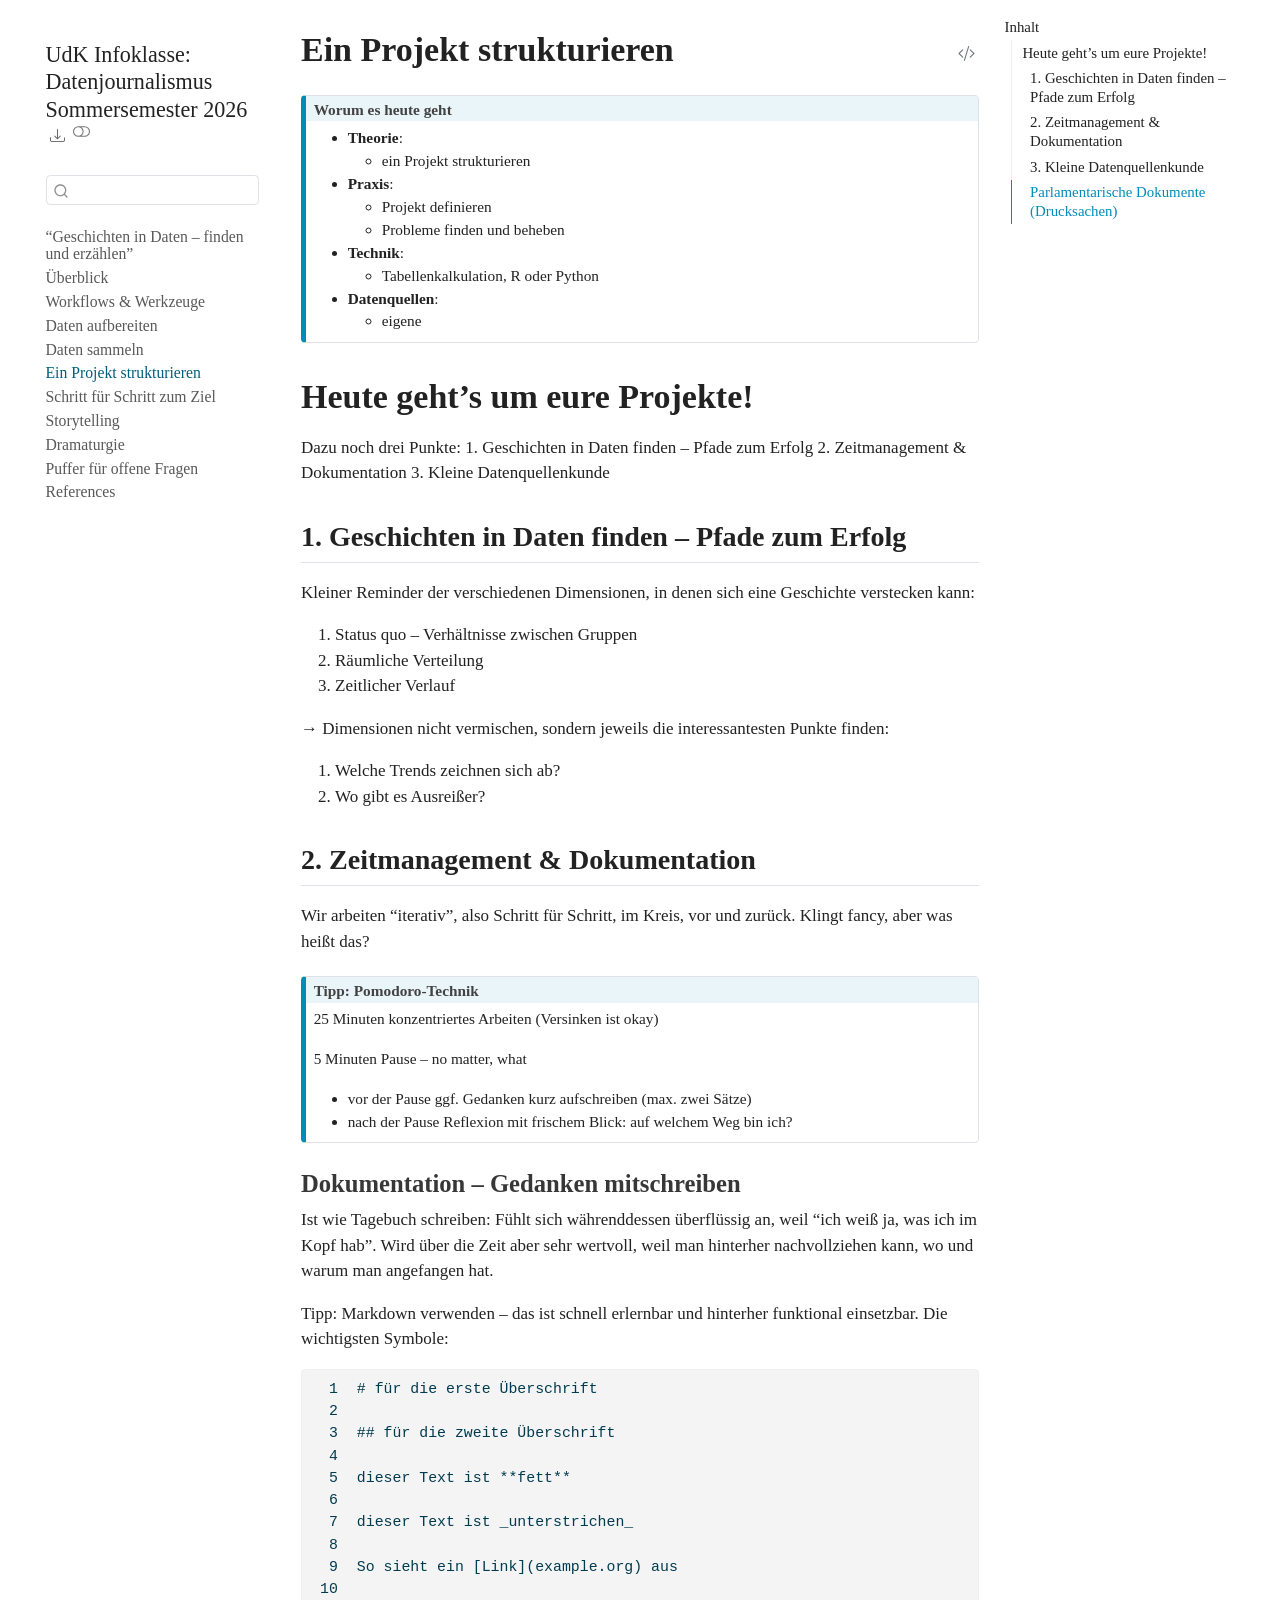
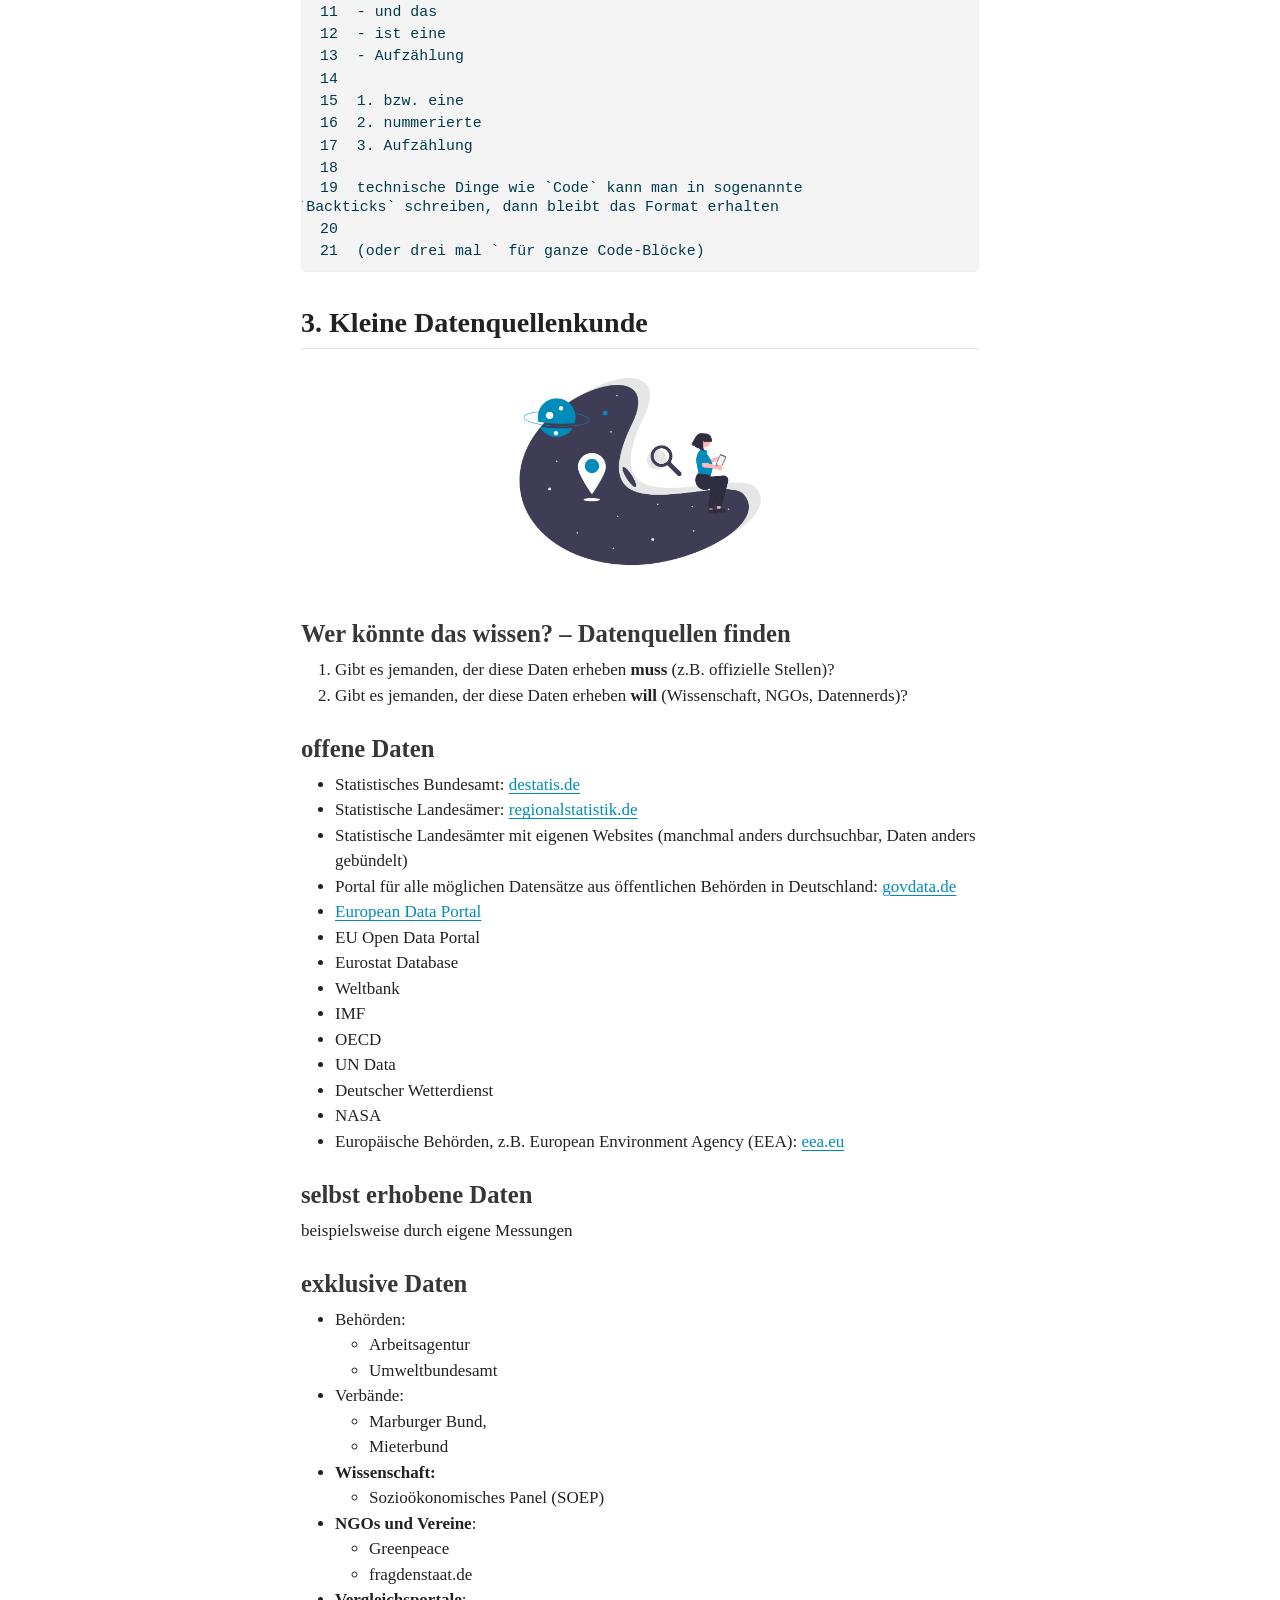
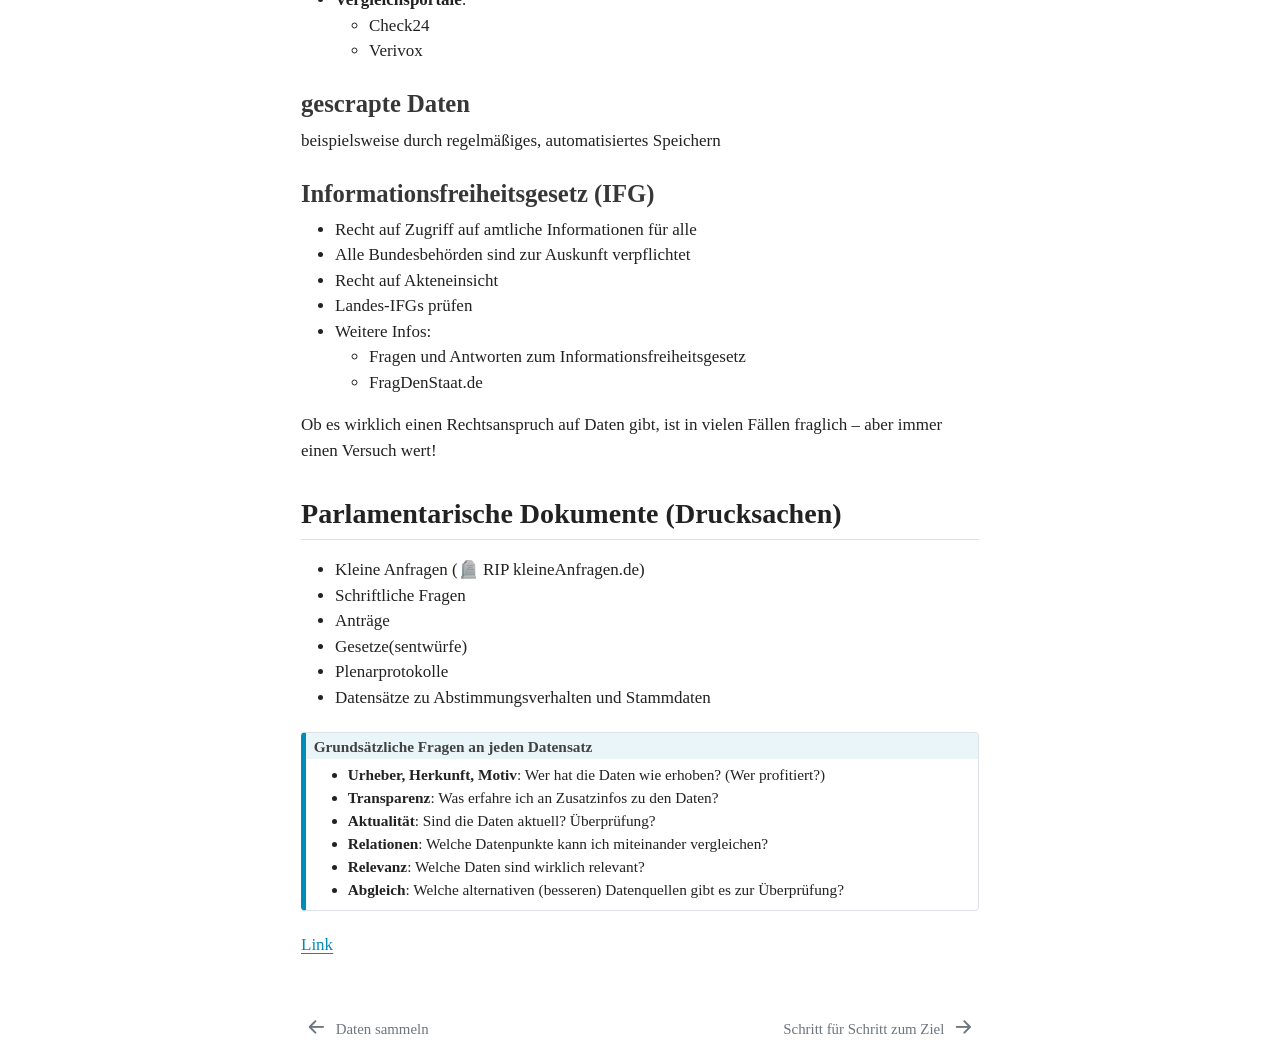
<file: docs/2026-05-21_struktur.html>
<!DOCTYPE html>
<html xmlns="http://www.w3.org/1999/xhtml" lang="en" xml:lang="en"><head>

<meta charset="utf-8">
<meta name="generator" content="quarto-1.8.25">

<meta name="viewport" content="width=device-width, initial-scale=1.0, user-scalable=yes">


<title>Ein Projekt strukturieren – UdK Infoklasse: Datenjournalismus Sommersemester 2026</title>
<style>
code{white-space: pre-wrap;}
span.smallcaps{font-variant: small-caps;}
div.columns{display: flex; gap: min(4vw, 1.5em);}
div.column{flex: auto; overflow-x: auto;}
div.hanging-indent{margin-left: 1.5em; text-indent: -1.5em;}
ul.task-list{list-style: none;}
ul.task-list li input[type="checkbox"] {
  width: 0.8em;
  margin: 0 0.8em 0.2em -1em; /* quarto-specific, see https://github.com/quarto-dev/quarto-cli/issues/4556 */ 
  vertical-align: middle;
}
/* CSS for syntax highlighting */
html { -webkit-text-size-adjust: 100%; }
pre > code.sourceCode { white-space: pre; position: relative; }
pre > code.sourceCode > span { display: inline-block; line-height: 1.25; }
pre > code.sourceCode > span:empty { height: 1.2em; }
.sourceCode { overflow: visible; }
code.sourceCode > span { color: inherit; text-decoration: inherit; }
div.sourceCode { margin: 1em 0; }
pre.sourceCode { margin: 0; }
@media screen {
div.sourceCode { overflow: auto; }
}
@media print {
pre > code.sourceCode { white-space: pre-wrap; }
pre > code.sourceCode > span { text-indent: -5em; padding-left: 5em; }
}
pre.numberSource code
  { counter-reset: source-line 0; }
pre.numberSource code > span
  { position: relative; left: -4em; counter-increment: source-line; }
pre.numberSource code > span > a:first-child::before
  { content: counter(source-line);
    position: relative; left: -1em; text-align: right; vertical-align: baseline;
    border: none; display: inline-block;
    -webkit-touch-callout: none; -webkit-user-select: none;
    -khtml-user-select: none; -moz-user-select: none;
    -ms-user-select: none; user-select: none;
    padding: 0 4px; width: 4em;
  }
pre.numberSource { margin-left: 3em;  padding-left: 4px; }
div.sourceCode
  {   }
@media screen {
pre > code.sourceCode > span > a:first-child::before { text-decoration: underline; }
}
</style>


<script src="site_libs/quarto-nav/quarto-nav.js"></script>
<script src="site_libs/quarto-nav/headroom.min.js"></script>
<script src="site_libs/clipboard/clipboard.min.js"></script>
<script src="site_libs/quarto-search/autocomplete.umd.js"></script>
<script src="site_libs/quarto-search/fuse.min.js"></script>
<script src="site_libs/quarto-search/quarto-search.js"></script>
<meta name="quarto:offset" content="./">
<link href="./2026-06-18_projekt.html" rel="next">
<link href="./2026-05-07_sammeln.html" rel="prev">
<script src="site_libs/quarto-html/quarto.js" type="module"></script>
<script src="site_libs/quarto-html/tabsets/tabsets.js" type="module"></script>
<script src="site_libs/quarto-html/axe/axe-check.js" type="module"></script>
<script src="site_libs/quarto-html/popper.min.js"></script>
<script src="site_libs/quarto-html/tippy.umd.min.js"></script>
<script src="site_libs/quarto-html/anchor.min.js"></script>
<link href="site_libs/quarto-html/tippy.css" rel="stylesheet">
<link href="site_libs/quarto-html/quarto-syntax-highlighting-7b89279ff1a6dce999919e0e67d4d9ec.css" rel="stylesheet" class="quarto-color-scheme" id="quarto-text-highlighting-styles">
<link href="site_libs/quarto-html/quarto-syntax-highlighting-dark-707d8167ce6003fca903bfe2be84ab7f.css" rel="stylesheet" class="quarto-color-scheme quarto-color-alternate" id="quarto-text-highlighting-styles">
<link href="site_libs/quarto-html/quarto-syntax-highlighting-7b89279ff1a6dce999919e0e67d4d9ec.css" rel="stylesheet" class="quarto-color-scheme-extra" id="quarto-text-highlighting-styles">
<script src="site_libs/bootstrap/bootstrap.min.js"></script>
<link href="site_libs/bootstrap/bootstrap-icons.css" rel="stylesheet">
<link href="site_libs/bootstrap/bootstrap-2e5e9cb112419f7b35b2190a13f3c3da.min.css" rel="stylesheet" append-hash="true" class="quarto-color-scheme" id="quarto-bootstrap" data-mode="light">
<link href="site_libs/bootstrap/bootstrap-dark-cbeed4863d8242317d165af4c2a4e0e2.min.css" rel="stylesheet" append-hash="true" class="quarto-color-scheme quarto-color-alternate" id="quarto-bootstrap" data-mode="dark">
<link href="site_libs/bootstrap/bootstrap-2e5e9cb112419f7b35b2190a13f3c3da.min.css" rel="stylesheet" append-hash="true" class="quarto-color-scheme-extra" id="quarto-bootstrap" data-mode="light">
<script src="site_libs/quarto-contrib/glightbox/glightbox.min.js"></script>
<link href="site_libs/quarto-contrib/glightbox/glightbox.min.css" rel="stylesheet">
<link href="site_libs/quarto-contrib/glightbox/lightbox.css" rel="stylesheet">
<script id="quarto-search-options" type="application/json">{
  "location": "sidebar",
  "copy-button": false,
  "collapse-after": 3,
  "panel-placement": "start",
  "type": "textbox",
  "limit": 50,
  "keyboard-shortcut": [
    "f",
    "/",
    "s"
  ],
  "show-item-context": false,
  "language": {
    "search-no-results-text": "No results",
    "search-matching-documents-text": "matching documents",
    "search-copy-link-title": "Copy link to search",
    "search-hide-matches-text": "Hide additional matches",
    "search-more-match-text": "more match in this document",
    "search-more-matches-text": "more matches in this document",
    "search-clear-button-title": "Clear",
    "search-text-placeholder": "",
    "search-detached-cancel-button-title": "Cancel",
    "search-submit-button-title": "Submit",
    "search-label": "Search"
  }
}</script>


</head>

<body class="nav-sidebar floating quarto-light"><script id="quarto-html-before-body" type="application/javascript">
    const toggleBodyColorMode = (bsSheetEl) => {
      const mode = bsSheetEl.getAttribute("data-mode");
      const bodyEl = window.document.querySelector("body");
      if (mode === "dark") {
        bodyEl.classList.add("quarto-dark");
        bodyEl.classList.remove("quarto-light");
      } else {
        bodyEl.classList.add("quarto-light");
        bodyEl.classList.remove("quarto-dark");
      }
    }
    const toggleBodyColorPrimary = () => {
      const bsSheetEl = window.document.querySelector("link#quarto-bootstrap:not([rel=disabled-stylesheet])");
      if (bsSheetEl) {
        toggleBodyColorMode(bsSheetEl);
      }
    }
    const setColorSchemeToggle = (alternate) => {
      const toggles = window.document.querySelectorAll('.quarto-color-scheme-toggle');
      for (let i=0; i < toggles.length; i++) {
        const toggle = toggles[i];
        if (toggle) {
          if (alternate) {
            toggle.classList.add("alternate");
          } else {
            toggle.classList.remove("alternate");
          }
        }
      }
    };
    const toggleColorMode = (alternate) => {
      // Switch the stylesheets
      const primaryStylesheets = window.document.querySelectorAll('link.quarto-color-scheme:not(.quarto-color-alternate)');
      const alternateStylesheets = window.document.querySelectorAll('link.quarto-color-scheme.quarto-color-alternate');
      manageTransitions('#quarto-margin-sidebar .nav-link', false);
      if (alternate) {
        // note: dark is layered on light, we don't disable primary!
        enableStylesheet(alternateStylesheets);
        for (const sheetNode of alternateStylesheets) {
          if (sheetNode.id === "quarto-bootstrap") {
            toggleBodyColorMode(sheetNode);
          }
        }
      } else {
        disableStylesheet(alternateStylesheets);
        enableStylesheet(primaryStylesheets)
        toggleBodyColorPrimary();
      }
      manageTransitions('#quarto-margin-sidebar .nav-link', true);
      // Switch the toggles
      setColorSchemeToggle(alternate)
      // Hack to workaround the fact that safari doesn't
      // properly recolor the scrollbar when toggling (#1455)
      if (navigator.userAgent.indexOf('Safari') > 0 && navigator.userAgent.indexOf('Chrome') == -1) {
        manageTransitions("body", false);
        window.scrollTo(0, 1);
        setTimeout(() => {
          window.scrollTo(0, 0);
          manageTransitions("body", true);
        }, 40);
      }
    }
    const disableStylesheet = (stylesheets) => {
      for (let i=0; i < stylesheets.length; i++) {
        const stylesheet = stylesheets[i];
        stylesheet.rel = 'disabled-stylesheet';
      }
    }
    const enableStylesheet = (stylesheets) => {
      for (let i=0; i < stylesheets.length; i++) {
        const stylesheet = stylesheets[i];
        if(stylesheet.rel !== 'stylesheet') { // for Chrome, which will still FOUC without this check
          stylesheet.rel = 'stylesheet';
        }
      }
    }
    const manageTransitions = (selector, allowTransitions) => {
      const els = window.document.querySelectorAll(selector);
      for (let i=0; i < els.length; i++) {
        const el = els[i];
        if (allowTransitions) {
          el.classList.remove('notransition');
        } else {
          el.classList.add('notransition');
        }
      }
    }
    const isFileUrl = () => {
      return window.location.protocol === 'file:';
    }
    const hasAlternateSentinel = () => {
      let styleSentinel = getColorSchemeSentinel();
      if (styleSentinel !== null) {
        return styleSentinel === "alternate";
      } else {
        return false;
      }
    }
    const setStyleSentinel = (alternate) => {
      const value = alternate ? "alternate" : "default";
      if (!isFileUrl()) {
        window.localStorage.setItem("quarto-color-scheme", value);
      } else {
        localAlternateSentinel = value;
      }
    }
    const getColorSchemeSentinel = () => {
      if (!isFileUrl()) {
        const storageValue = window.localStorage.getItem("quarto-color-scheme");
        return storageValue != null ? storageValue : localAlternateSentinel;
      } else {
        return localAlternateSentinel;
      }
    }
    const toggleGiscusIfUsed = (isAlternate, darkModeDefault) => {
      const baseTheme = document.querySelector('#giscus-base-theme')?.value ?? 'light';
      const alternateTheme = document.querySelector('#giscus-alt-theme')?.value ?? 'dark';
      let newTheme = '';
      if(authorPrefersDark) {
        newTheme = isAlternate ? baseTheme : alternateTheme;
      } else {
        newTheme = isAlternate ? alternateTheme : baseTheme;
      }
      const changeGiscusTheme = () => {
        // From: https://github.com/giscus/giscus/issues/336
        const sendMessage = (message) => {
          const iframe = document.querySelector('iframe.giscus-frame');
          if (!iframe) return;
          iframe.contentWindow.postMessage({ giscus: message }, 'https://giscus.app');
        }
        sendMessage({
          setConfig: {
            theme: newTheme
          }
        });
      }
      const isGiscussLoaded = window.document.querySelector('iframe.giscus-frame') !== null;
      if (isGiscussLoaded) {
        changeGiscusTheme();
      }
    };
    const authorPrefersDark = false;
    const darkModeDefault = authorPrefersDark;
      document.querySelector('link#quarto-text-highlighting-styles.quarto-color-scheme-extra').rel = 'disabled-stylesheet';
      document.querySelector('link#quarto-bootstrap.quarto-color-scheme-extra').rel = 'disabled-stylesheet';
    let localAlternateSentinel = darkModeDefault ? 'alternate' : 'default';
    // Dark / light mode switch
    window.quartoToggleColorScheme = () => {
      // Read the current dark / light value
      let toAlternate = !hasAlternateSentinel();
      toggleColorMode(toAlternate);
      setStyleSentinel(toAlternate);
      toggleGiscusIfUsed(toAlternate, darkModeDefault);
      window.dispatchEvent(new Event('resize'));
    };
    // Switch to dark mode if need be
    if (hasAlternateSentinel()) {
      toggleColorMode(true);
    } else {
      toggleColorMode(false);
    }
  </script>

<div id="quarto-search-results"></div>
  <header id="quarto-header" class="headroom fixed-top">
  <nav class="quarto-secondary-nav">
    <div class="container-fluid d-flex">
      <button type="button" class="quarto-btn-toggle btn" data-bs-toggle="collapse" role="button" data-bs-target=".quarto-sidebar-collapse-item" aria-controls="quarto-sidebar" aria-expanded="false" aria-label="Toggle sidebar navigation" onclick="if (window.quartoToggleHeadroom) { window.quartoToggleHeadroom(); }">
        <i class="bi bi-layout-text-sidebar-reverse"></i>
      </button>
        <nav class="quarto-page-breadcrumbs" aria-label="breadcrumb"><ol class="breadcrumb"><li class="breadcrumb-item"><a href="./2026-05-21_struktur.html"><span class="chapter-title">Ein Projekt strukturieren</span></a></li></ol></nav>
        <a class="flex-grow-1" role="navigation" data-bs-toggle="collapse" data-bs-target=".quarto-sidebar-collapse-item" aria-controls="quarto-sidebar" aria-expanded="false" aria-label="Toggle sidebar navigation" onclick="if (window.quartoToggleHeadroom) { window.quartoToggleHeadroom(); }">      
        </a>
      <button type="button" class="btn quarto-search-button" aria-label="Search" onclick="window.quartoOpenSearch();">
        <i class="bi bi-search"></i>
      </button>
    </div>
  </nav>
</header>
<!-- content -->
<div id="quarto-content" class="quarto-container page-columns page-rows-contents page-layout-article">
<!-- sidebar -->
  <nav id="quarto-sidebar" class="sidebar collapse collapse-horizontal quarto-sidebar-collapse-item sidebar-navigation floating overflow-auto">
    <div class="pt-lg-2 mt-2 text-left sidebar-header sidebar-header-stacked">
      <a href="./index.html" class="sidebar-logo-link">
      </a>
    <div class="sidebar-title mb-0 py-0">
      <a href="./">UdK Infoklasse: Datenjournalismus Sommersemester 2026</a> 
        <div class="sidebar-tools-main">
    <div class="dropdown">
      <a href="" title="Download" id="quarto-navigation-tool-dropdown-0" class="quarto-navigation-tool dropdown-toggle px-1" data-bs-toggle="dropdown" aria-expanded="false" role="link" aria-label="Download"><i class="bi bi-download"></i></a>
      <ul class="dropdown-menu" aria-labelledby="quarto-navigation-tool-dropdown-0">
          <li>
            <a class="dropdown-item sidebar-tools-main-item" href="./UdK-Infoklasse--Datenjournalismus-Sommersemester-2026.pdf">
              <i class="bi bi-file-pdf pe-1"></i>
            Download PDF
            </a>
          </li>
          <li>
            <a class="dropdown-item sidebar-tools-main-item" href="./UdK-Infoklasse--Datenjournalismus-Sommersemester-2026.epub">
              <i class="bi bi-journal pe-1"></i>
            Download ePub
            </a>
          </li>
      </ul>
    </div>
  <a href="" class="quarto-color-scheme-toggle quarto-navigation-tool  px-1" onclick="window.quartoToggleColorScheme(); return false;" title="Toggle dark mode"><i class="bi"></i></a>
</div>
    </div>
      </div>
        <div class="mt-2 flex-shrink-0 align-items-center">
        <div class="sidebar-search">
        <div id="quarto-search" class="" title="Search"></div>
        </div>
        </div>
    <div class="sidebar-menu-container"> 
    <ul class="list-unstyled mt-1">
        <li class="sidebar-item">
  <div class="sidebar-item-container"> 
  <a href="./index.html" class="sidebar-item-text sidebar-link"><span class="chapter-title">“Geschichten in Daten – finden und erzählen”</span></a>
  </div>
</li>
        <li class="sidebar-item">
  <div class="sidebar-item-container"> 
  <a href="./2026-04-16_intro.html" class="sidebar-item-text sidebar-link"><span class="chapter-title">Überblick</span></a>
  </div>
</li>
        <li class="sidebar-item">
  <div class="sidebar-item-container"> 
  <a href="./2026-04-23_werkzeuge.html" class="sidebar-item-text sidebar-link"><span class="chapter-title">Workflows &amp; Werkzeuge</span></a>
  </div>
</li>
        <li class="sidebar-item">
  <div class="sidebar-item-container"> 
  <a href="./2026-04-30_aufbereitung.html" class="sidebar-item-text sidebar-link"><span class="chapter-title">Daten aufbereiten</span></a>
  </div>
</li>
        <li class="sidebar-item">
  <div class="sidebar-item-container"> 
  <a href="./2026-05-07_sammeln.html" class="sidebar-item-text sidebar-link"><span class="chapter-title">Daten sammeln</span></a>
  </div>
</li>
        <li class="sidebar-item">
  <div class="sidebar-item-container"> 
  <a href="./2026-05-21_struktur.html" class="sidebar-item-text sidebar-link active"><span class="chapter-title">Ein Projekt strukturieren</span></a>
  </div>
</li>
        <li class="sidebar-item">
  <div class="sidebar-item-container"> 
  <a href="./2026-06-18_projekt.html" class="sidebar-item-text sidebar-link"><span class="chapter-title">Schritt für Schritt zum Ziel</span></a>
  </div>
</li>
        <li class="sidebar-item">
  <div class="sidebar-item-container"> 
  <a href="./2026-06-25_storytelling.html" class="sidebar-item-text sidebar-link"><span class="chapter-title">Storytelling</span></a>
  </div>
</li>
        <li class="sidebar-item">
  <div class="sidebar-item-container"> 
  <a href="./2026-07-02_dramaturgie.html" class="sidebar-item-text sidebar-link"><span class="chapter-title">Dramaturgie</span></a>
  </div>
</li>
        <li class="sidebar-item">
  <div class="sidebar-item-container"> 
  <a href="./2026-07-09_puffer.html" class="sidebar-item-text sidebar-link"><span class="chapter-title">Puffer für offene Fragen</span></a>
  </div>
</li>
        <li class="sidebar-item">
  <div class="sidebar-item-container"> 
  <a href="./references.html" class="sidebar-item-text sidebar-link"><span class="chapter-title">References</span></a>
  </div>
</li>
    </ul>
    </div>
</nav>
<div id="quarto-sidebar-glass" class="quarto-sidebar-collapse-item" data-bs-toggle="collapse" data-bs-target=".quarto-sidebar-collapse-item"></div>
<!-- margin-sidebar -->
    <div id="quarto-margin-sidebar" class="sidebar margin-sidebar">
        <nav id="TOC" role="doc-toc" class="toc-active">
    <h2 id="toc-title">Inhalt</h2>
   
  <ul>
  <li><a href="#heute-gehts-um-eure-projekte" id="toc-heute-gehts-um-eure-projekte" class="nav-link active" data-scroll-target="#heute-gehts-um-eure-projekte">Heute geht’s um eure Projekte!</a>
  <ul class="collapse">
  <li><a href="#geschichten-in-daten-finden-pfade-zum-erfolg" id="toc-geschichten-in-daten-finden-pfade-zum-erfolg" class="nav-link" data-scroll-target="#geschichten-in-daten-finden-pfade-zum-erfolg">1. Geschichten in Daten finden – Pfade zum Erfolg</a></li>
  <li><a href="#zeitmanagement-dokumentation" id="toc-zeitmanagement-dokumentation" class="nav-link" data-scroll-target="#zeitmanagement-dokumentation">2. Zeitmanagement &amp; Dokumentation</a>
  <ul class="collapse">
  <li><a href="#dokumentation-gedanken-mitschreiben" id="toc-dokumentation-gedanken-mitschreiben" class="nav-link" data-scroll-target="#dokumentation-gedanken-mitschreiben">Dokumentation – Gedanken mitschreiben</a></li>
  </ul></li>
  <li><a href="#kleine-datenquellenkunde" id="toc-kleine-datenquellenkunde" class="nav-link" data-scroll-target="#kleine-datenquellenkunde">3. Kleine Datenquellenkunde</a>
  <ul class="collapse">
  <li><a href="#wer-könnte-das-wissen-datenquellen-finden" id="toc-wer-könnte-das-wissen-datenquellen-finden" class="nav-link" data-scroll-target="#wer-könnte-das-wissen-datenquellen-finden">Wer könnte das wissen? – Datenquellen finden</a></li>
  <li><a href="#offene-daten" id="toc-offene-daten" class="nav-link" data-scroll-target="#offene-daten">offene Daten</a></li>
  <li><a href="#selbst-erhobene-daten" id="toc-selbst-erhobene-daten" class="nav-link" data-scroll-target="#selbst-erhobene-daten">selbst erhobene Daten</a></li>
  <li><a href="#exklusive-daten" id="toc-exklusive-daten" class="nav-link" data-scroll-target="#exklusive-daten">exklusive Daten</a></li>
  <li><a href="#gescrapte-daten" id="toc-gescrapte-daten" class="nav-link" data-scroll-target="#gescrapte-daten">gescrapte Daten</a></li>
  <li><a href="#informationsfreiheitsgesetz-ifg" id="toc-informationsfreiheitsgesetz-ifg" class="nav-link" data-scroll-target="#informationsfreiheitsgesetz-ifg">Informationsfreiheitsgesetz (IFG)</a></li>
  </ul></li>
  <li><a href="#parlamentarische-dokumente-drucksachen" id="toc-parlamentarische-dokumente-drucksachen" class="nav-link" data-scroll-target="#parlamentarische-dokumente-drucksachen">Parlamentarische Dokumente (Drucksachen)</a></li>
  </ul></li>
  </ul>
</nav>
    </div>
<!-- main -->
<main class="content" id="quarto-document-content">


<header id="title-block-header" class="quarto-title-block default">
<div class="quarto-title">
<div class="quarto-title-block"><div><h1 class="title"><span class="chapter-title">Ein Projekt strukturieren</span></h1><button type="button" class="btn code-tools-button" id="quarto-code-tools-source"><i class="bi"></i></button></div></div>
</div>



<div class="quarto-title-meta">

    
  
    
  </div>
  


</header>


<div class="callout callout-style-default callout-note no-icon callout-titled">
<div class="callout-header d-flex align-content-center">
<div class="callout-icon-container">
<i class="callout-icon no-icon"></i>
</div>
<div class="callout-title-container flex-fill">
<span class="screen-reader-only">Note</span>Worum es heute geht
</div>
</div>
<div class="callout-body-container callout-body">
<ul>
<li><strong>Theorie</strong>:
<ul>
<li>ein Projekt strukturieren</li>
</ul></li>
<li><strong>Praxis</strong>:
<ul>
<li>Projekt definieren</li>
<li>Probleme finden und beheben</li>
</ul></li>
<li><strong>Technik</strong>:
<ul>
<li>Tabellenkalkulation, R oder Python</li>
</ul></li>
<li><strong>Datenquellen</strong>:
<ul>
<li>eigene</li>
</ul></li>
</ul>
</div>
</div>
<section id="heute-gehts-um-eure-projekte" class="level1">
<h1>Heute geht’s um eure Projekte!</h1>
<p>Dazu noch drei Punkte: 1. Geschichten in Daten finden – Pfade zum Erfolg 2. Zeitmanagement &amp; Dokumentation 3. Kleine Datenquellenkunde</p>
<section id="geschichten-in-daten-finden-pfade-zum-erfolg" class="level2">
<h2 class="anchored" data-anchor-id="geschichten-in-daten-finden-pfade-zum-erfolg">1. Geschichten in Daten finden – Pfade zum Erfolg</h2>
<p>Kleiner Reminder der verschiedenen Dimensionen, in denen sich eine Geschichte verstecken kann:</p>
<ol type="1">
<li>Status quo – Verhältnisse zwischen Gruppen</li>
<li>Räumliche Verteilung</li>
<li>Zeitlicher Verlauf</li>
</ol>
<p>→ Dimensionen nicht vermischen, sondern jeweils die interessantesten Punkte finden:</p>
<ol type="1">
<li>Welche Trends zeichnen sich ab?</li>
<li>Wo gibt es Ausreißer?</li>
</ol>
</section>
<section id="zeitmanagement-dokumentation" class="level2">
<h2 class="anchored" data-anchor-id="zeitmanagement-dokumentation">2. Zeitmanagement &amp; Dokumentation</h2>
<p>Wir arbeiten “iterativ”, also Schritt für Schritt, im Kreis, vor und zurück. Klingt fancy, aber was heißt das?</p>
<div class="callout callout-style-default callout-note no-icon callout-titled">
<div class="callout-header d-flex align-content-center">
<div class="callout-icon-container">
<i class="callout-icon no-icon"></i>
</div>
<div class="callout-title-container flex-fill">
<span class="screen-reader-only">Note</span>Tipp: Pomodoro-Technik
</div>
</div>
<div class="callout-body-container callout-body">
<p>25 Minuten konzentriertes Arbeiten (Versinken ist okay)</p>
<p>5 Minuten Pause – no matter, what</p>
<ul>
<li>vor der Pause ggf. Gedanken kurz aufschreiben (max. zwei Sätze)</li>
<li>nach der Pause Reflexion mit frischem Blick: auf welchem Weg bin ich?</li>
</ul>
</div>
</div>
<section id="dokumentation-gedanken-mitschreiben" class="level3">
<h3 class="anchored" data-anchor-id="dokumentation-gedanken-mitschreiben">Dokumentation – Gedanken mitschreiben</h3>
<p>Ist wie Tagebuch schreiben: Fühlt sich währenddessen überflüssig an, weil “ich weiß ja, was ich im Kopf hab”. Wird über die Zeit aber sehr wertvoll, weil man hinterher nachvollziehen kann, wo und warum man angefangen hat.</p>
<p>Tipp: Markdown verwenden – das ist schnell erlernbar und hinterher funktional einsetzbar. Die wichtigsten Symbole:</p>
<div class="code-copy-outer-scaffold"><div class="sourceCode" id="cb1"><pre class="sourceCode numberSource {md} number-lines code-with-copy"><code class="sourceCode"><span id="cb1-1"><a href="#cb1-1"></a># für die erste Überschrift</span>
<span id="cb1-2"><a href="#cb1-2"></a></span>
<span id="cb1-3"><a href="#cb1-3"></a>## für die zweite Überschrift</span>
<span id="cb1-4"><a href="#cb1-4"></a></span>
<span id="cb1-5"><a href="#cb1-5"></a>dieser Text ist **fett**</span>
<span id="cb1-6"><a href="#cb1-6"></a></span>
<span id="cb1-7"><a href="#cb1-7"></a>dieser Text ist _unterstrichen_</span>
<span id="cb1-8"><a href="#cb1-8"></a></span>
<span id="cb1-9"><a href="#cb1-9"></a>So sieht ein [Link](example.org) aus </span>
<span id="cb1-10"><a href="#cb1-10"></a></span>
<span id="cb1-11"><a href="#cb1-11"></a>- und das</span>
<span id="cb1-12"><a href="#cb1-12"></a>- ist eine</span>
<span id="cb1-13"><a href="#cb1-13"></a>- Aufzählung</span>
<span id="cb1-14"><a href="#cb1-14"></a></span>
<span id="cb1-15"><a href="#cb1-15"></a>1. bzw. eine </span>
<span id="cb1-16"><a href="#cb1-16"></a>2. nummerierte</span>
<span id="cb1-17"><a href="#cb1-17"></a>3. Aufzählung</span>
<span id="cb1-18"><a href="#cb1-18"></a></span>
<span id="cb1-19"><a href="#cb1-19"></a>technische Dinge wie `Code` kann man in sogenannte `Backticks` schreiben, dann bleibt das Format erhalten</span>
<span id="cb1-20"><a href="#cb1-20"></a></span>
<span id="cb1-21"><a href="#cb1-21"></a>(oder drei mal ` für ganze Code-Blöcke)</span></code></pre></div><button title="Copy to Clipboard" class="code-copy-button"><i class="bi"></i></button></div>
</section>
</section>
<section id="kleine-datenquellenkunde" class="level2">
<h2 class="anchored" data-anchor-id="kleine-datenquellenkunde">3. Kleine Datenquellenkunde</h2>
<div class="quarto-figure quarto-figure-center">
<figure class="figure">
<p><a href="images/undraw_location-search_nesh.png" class="lightbox" data-gallery="quarto-lightbox-gallery-1"><img src="images/undraw_location-search_nesh.png" class="img-fluid quarto-figure quarto-figure-center figure-img" style="width:40.0%"></a></p>
</figure>
</div>
<section id="wer-könnte-das-wissen-datenquellen-finden" class="level3">
<h3 class="anchored" data-anchor-id="wer-könnte-das-wissen-datenquellen-finden">Wer könnte das wissen? – Datenquellen finden</h3>
<ol type="1">
<li>Gibt es jemanden, der diese Daten erheben <strong>muss</strong> (z.B. offizielle Stellen)?</li>
<li>Gibt es jemanden, der diese Daten erheben <strong>will</strong> (Wissenschaft, NGOs, Datennerds)?</li>
</ol>
</section>
<section id="offene-daten" class="level3">
<h3 class="anchored" data-anchor-id="offene-daten">offene Daten</h3>
<ul>
<li>Statistisches Bundesamt: <a href="destatis.de">destatis.de</a></li>
<li>Statistische Landesämer: <a href="regionalstatistik.de">regionalstatistik.de</a></li>
<li>Statistische Landesämter mit eigenen Websites (manchmal anders durchsuchbar, Daten anders gebündelt)</li>
<li>Portal für alle möglichen Datensätze aus öffentlichen Behörden in Deutschland: <a href="govdata.de">govdata.de</a></li>
<li><a href="">European Data Portal</a></li>
<li>EU Open Data Portal</li>
<li>Eurostat Database</li>
<li>Weltbank</li>
<li>IMF</li>
<li>OECD</li>
<li>UN Data</li>
<li>Deutscher Wetterdienst</li>
<li>NASA</li>
<li>Europäische Behörden, z.B. European Environment Agency (EEA): <a href="">eea.eu</a></li>
</ul>
</section>
<section id="selbst-erhobene-daten" class="level3">
<h3 class="anchored" data-anchor-id="selbst-erhobene-daten">selbst erhobene Daten</h3>
<p>beispielsweise durch eigene Messungen</p>
</section>
<section id="exklusive-daten" class="level3">
<h3 class="anchored" data-anchor-id="exklusive-daten">exklusive Daten</h3>
<ul>
<li>Behörden:
<ul>
<li>Arbeitsagentur</li>
<li>Umweltbundesamt</li>
</ul></li>
<li>Verbände:
<ul>
<li>Marburger Bund,</li>
<li>Mieterbund</li>
</ul></li>
<li><strong>Wissenschaft:</strong>
<ul>
<li>Sozioökonomisches Panel (SOEP)</li>
</ul></li>
<li><strong>NGOs und Vereine</strong>:
<ul>
<li>Greenpeace</li>
<li>fragdenstaat.de</li>
</ul></li>
<li><strong>Vergleichsportale</strong>:
<ul>
<li>Check24</li>
<li>Verivox</li>
</ul></li>
</ul>
</section>
<section id="gescrapte-daten" class="level3">
<h3 class="anchored" data-anchor-id="gescrapte-daten">gescrapte Daten</h3>
<p>beispielsweise durch regelmäßiges, automatisiertes Speichern</p>
</section>
<section id="informationsfreiheitsgesetz-ifg" class="level3">
<h3 class="anchored" data-anchor-id="informationsfreiheitsgesetz-ifg">Informationsfreiheitsgesetz (IFG)</h3>
<ul>
<li>Recht auf Zugriff auf amtliche Informationen für alle</li>
<li>Alle Bundesbehörden sind zur Auskunft verpflichtet</li>
<li>Recht auf Akteneinsicht</li>
<li>Landes-IFGs prüfen</li>
<li>Weitere Infos:
<ul>
<li>Fragen und Antworten zum Informationsfreiheitsgesetz&nbsp;</li>
<li>FragDenStaat.de</li>
</ul></li>
</ul>
<p>Ob es wirklich einen Rechtsanspruch auf Daten gibt, ist in vielen Fällen fraglich – aber immer einen Versuch wert!</p>
</section>
</section>
<section id="parlamentarische-dokumente-drucksachen" class="level2">
<h2 class="anchored" data-anchor-id="parlamentarische-dokumente-drucksachen">Parlamentarische Dokumente (Drucksachen)</h2>
<ul>
<li>Kleine Anfragen (🪦 RIP kleineAnfragen.de)</li>
<li>Schriftliche Fragen</li>
<li>Anträge</li>
<li>Gesetze(sentwürfe)</li>
<li>Plenarprotokolle</li>
<li>Datensätze zu Abstimmungsverhalten und Stammdaten</li>
</ul>
<div class="callout callout-style-default callout-note no-icon callout-titled">
<div class="callout-header d-flex align-content-center">
<div class="callout-icon-container">
<i class="callout-icon no-icon"></i>
</div>
<div class="callout-title-container flex-fill">
<span class="screen-reader-only">Note</span>Grundsätzliche Fragen an jeden Datensatz
</div>
</div>
<div class="callout-body-container callout-body">
<ul>
<li><strong>Urheber, Herkunft, Motiv</strong>: Wer hat die Daten wie erhoben? (Wer profitiert?)</li>
<li><strong>Transparenz</strong>: Was erfahre ich an Zusatzinfos zu den Daten?</li>
<li><strong>Aktualität</strong>: Sind die Daten aktuell? Überprüfung?<br>
</li>
<li><strong>Relationen</strong>: Welche Datenpunkte kann ich miteinander vergleichen?</li>
<li><strong>Relevanz</strong>: Welche Daten sind wirklich relevant?</li>
<li><strong>Abgleich</strong>: Welche alternativen (besseren) Datenquellen gibt es zur Überprüfung?</li>
</ul>
</div>
</div>
<p><a href="https://cloud.udk-berlin.de/s/NGZRBeTmCSSFfgq">Link</a></p>


<!-- -->

</section>
</section>

</main> <!-- /main -->
<script id="quarto-html-after-body" type="application/javascript">
  window.document.addEventListener("DOMContentLoaded", function (event) {
    // Ensure there is a toggle, if there isn't float one in the top right
    if (window.document.querySelector('.quarto-color-scheme-toggle') === null) {
      const a = window.document.createElement('a');
      a.classList.add('top-right');
      a.classList.add('quarto-color-scheme-toggle');
      a.href = "";
      a.onclick = function() { try { window.quartoToggleColorScheme(); } catch {} return false; };
      const i = window.document.createElement("i");
      i.classList.add('bi');
      a.appendChild(i);
      window.document.body.appendChild(a);
    }
    setColorSchemeToggle(hasAlternateSentinel())
    const icon = "";
    const anchorJS = new window.AnchorJS();
    anchorJS.options = {
      placement: 'right',
      icon: icon
    };
    anchorJS.add('.anchored');
    const isCodeAnnotation = (el) => {
      for (const clz of el.classList) {
        if (clz.startsWith('code-annotation-')) {                     
          return true;
        }
      }
      return false;
    }
    const onCopySuccess = function(e) {
      // button target
      const button = e.trigger;
      // don't keep focus
      button.blur();
      // flash "checked"
      button.classList.add('code-copy-button-checked');
      var currentTitle = button.getAttribute("title");
      button.setAttribute("title", "Copied!");
      let tooltip;
      if (window.bootstrap) {
        button.setAttribute("data-bs-toggle", "tooltip");
        button.setAttribute("data-bs-placement", "left");
        button.setAttribute("data-bs-title", "Copied!");
        tooltip = new bootstrap.Tooltip(button, 
          { trigger: "manual", 
            customClass: "code-copy-button-tooltip",
            offset: [0, -8]});
        tooltip.show();    
      }
      setTimeout(function() {
        if (tooltip) {
          tooltip.hide();
          button.removeAttribute("data-bs-title");
          button.removeAttribute("data-bs-toggle");
          button.removeAttribute("data-bs-placement");
        }
        button.setAttribute("title", currentTitle);
        button.classList.remove('code-copy-button-checked');
      }, 1000);
      // clear code selection
      e.clearSelection();
    }
    const getTextToCopy = function(trigger) {
      const outerScaffold = trigger.parentElement.cloneNode(true);
      const codeEl = outerScaffold.querySelector('code');
      for (const childEl of codeEl.children) {
        if (isCodeAnnotation(childEl)) {
          childEl.remove();
        }
      }
      return codeEl.innerText;
    }
    const clipboard = new window.ClipboardJS('.code-copy-button:not([data-in-quarto-modal])', {
      text: getTextToCopy
    });
    clipboard.on('success', onCopySuccess);
    if (window.document.getElementById('quarto-embedded-source-code-modal')) {
      const clipboardModal = new window.ClipboardJS('.code-copy-button[data-in-quarto-modal]', {
        text: getTextToCopy,
        container: window.document.getElementById('quarto-embedded-source-code-modal')
      });
      clipboardModal.on('success', onCopySuccess);
    }
    const viewSource = window.document.getElementById('quarto-view-source') ||
                       window.document.getElementById('quarto-code-tools-source');
    if (viewSource) {
      const sourceUrl = viewSource.getAttribute("data-quarto-source-url");
      viewSource.addEventListener("click", function(e) {
        if (sourceUrl) {
          // rstudio viewer pane
          if (/\bcapabilities=\b/.test(window.location)) {
            window.open(sourceUrl);
          } else {
            window.location.href = sourceUrl;
          }
        } else {
          const modal = new bootstrap.Modal(document.getElementById('quarto-embedded-source-code-modal'));
          modal.show();
        }
        return false;
      });
    }
    function toggleCodeHandler(show) {
      return function(e) {
        const detailsSrc = window.document.querySelectorAll(".cell > details > .sourceCode");
        for (let i=0; i<detailsSrc.length; i++) {
          const details = detailsSrc[i].parentElement;
          if (show) {
            details.open = true;
          } else {
            details.removeAttribute("open");
          }
        }
        const cellCodeDivs = window.document.querySelectorAll(".cell > .sourceCode");
        const fromCls = show ? "hidden" : "unhidden";
        const toCls = show ? "unhidden" : "hidden";
        for (let i=0; i<cellCodeDivs.length; i++) {
          const codeDiv = cellCodeDivs[i];
          if (codeDiv.classList.contains(fromCls)) {
            codeDiv.classList.remove(fromCls);
            codeDiv.classList.add(toCls);
          } 
        }
        return false;
      }
    }
    const hideAllCode = window.document.getElementById("quarto-hide-all-code");
    if (hideAllCode) {
      hideAllCode.addEventListener("click", toggleCodeHandler(false));
    }
    const showAllCode = window.document.getElementById("quarto-show-all-code");
    if (showAllCode) {
      showAllCode.addEventListener("click", toggleCodeHandler(true));
    }
      var localhostRegex = new RegExp(/^(?:http|https):\/\/localhost\:?[0-9]*\//);
      var mailtoRegex = new RegExp(/^mailto:/);
        var filterRegex = new RegExp('/' + window.location.host + '/');
      var isInternal = (href) => {
          return filterRegex.test(href) || localhostRegex.test(href) || mailtoRegex.test(href);
      }
      // Inspect non-navigation links and adorn them if external
     var links = window.document.querySelectorAll('a[href]:not(.nav-link):not(.navbar-brand):not(.toc-action):not(.sidebar-link):not(.sidebar-item-toggle):not(.pagination-link):not(.no-external):not([aria-hidden]):not(.dropdown-item):not(.quarto-navigation-tool):not(.about-link)');
      for (var i=0; i<links.length; i++) {
        const link = links[i];
        if (!isInternal(link.href)) {
          // undo the damage that might have been done by quarto-nav.js in the case of
          // links that we want to consider external
          if (link.dataset.originalHref !== undefined) {
            link.href = link.dataset.originalHref;
          }
        }
      }
    function tippyHover(el, contentFn, onTriggerFn, onUntriggerFn) {
      const config = {
        allowHTML: true,
        maxWidth: 500,
        delay: 100,
        arrow: false,
        appendTo: function(el) {
            return el.parentElement;
        },
        interactive: true,
        interactiveBorder: 10,
        theme: 'quarto',
        placement: 'bottom-start',
      };
      if (contentFn) {
        config.content = contentFn;
      }
      if (onTriggerFn) {
        config.onTrigger = onTriggerFn;
      }
      if (onUntriggerFn) {
        config.onUntrigger = onUntriggerFn;
      }
      window.tippy(el, config); 
    }
    const noterefs = window.document.querySelectorAll('a[role="doc-noteref"]');
    for (var i=0; i<noterefs.length; i++) {
      const ref = noterefs[i];
      tippyHover(ref, function() {
        // use id or data attribute instead here
        let href = ref.getAttribute('data-footnote-href') || ref.getAttribute('href');
        try { href = new URL(href).hash; } catch {}
        const id = href.replace(/^#\/?/, "");
        const note = window.document.getElementById(id);
        if (note) {
          return note.innerHTML;
        } else {
          return "";
        }
      });
    }
    const xrefs = window.document.querySelectorAll('a.quarto-xref');
    const processXRef = (id, note) => {
      // Strip column container classes
      const stripColumnClz = (el) => {
        el.classList.remove("page-full", "page-columns");
        if (el.children) {
          for (const child of el.children) {
            stripColumnClz(child);
          }
        }
      }
      stripColumnClz(note)
      if (id === null || id.startsWith('sec-')) {
        // Special case sections, only their first couple elements
        const container = document.createElement("div");
        if (note.children && note.children.length > 2) {
          container.appendChild(note.children[0].cloneNode(true));
          for (let i = 1; i < note.children.length; i++) {
            const child = note.children[i];
            if (child.tagName === "P" && child.innerText === "") {
              continue;
            } else {
              container.appendChild(child.cloneNode(true));
              break;
            }
          }
          if (window.Quarto?.typesetMath) {
            window.Quarto.typesetMath(container);
          }
          return container.innerHTML
        } else {
          if (window.Quarto?.typesetMath) {
            window.Quarto.typesetMath(note);
          }
          return note.innerHTML;
        }
      } else {
        // Remove any anchor links if they are present
        const anchorLink = note.querySelector('a.anchorjs-link');
        if (anchorLink) {
          anchorLink.remove();
        }
        if (window.Quarto?.typesetMath) {
          window.Quarto.typesetMath(note);
        }
        if (note.classList.contains("callout")) {
          return note.outerHTML;
        } else {
          return note.innerHTML;
        }
      }
    }
    for (var i=0; i<xrefs.length; i++) {
      const xref = xrefs[i];
      tippyHover(xref, undefined, function(instance) {
        instance.disable();
        let url = xref.getAttribute('href');
        let hash = undefined; 
        if (url.startsWith('#')) {
          hash = url;
        } else {
          try { hash = new URL(url).hash; } catch {}
        }
        if (hash) {
          const id = hash.replace(/^#\/?/, "");
          const note = window.document.getElementById(id);
          if (note !== null) {
            try {
              const html = processXRef(id, note.cloneNode(true));
              instance.setContent(html);
            } finally {
              instance.enable();
              instance.show();
            }
          } else {
            // See if we can fetch this
            fetch(url.split('#')[0])
            .then(res => res.text())
            .then(html => {
              const parser = new DOMParser();
              const htmlDoc = parser.parseFromString(html, "text/html");
              const note = htmlDoc.getElementById(id);
              if (note !== null) {
                const html = processXRef(id, note);
                instance.setContent(html);
              } 
            }).finally(() => {
              instance.enable();
              instance.show();
            });
          }
        } else {
          // See if we can fetch a full url (with no hash to target)
          // This is a special case and we should probably do some content thinning / targeting
          fetch(url)
          .then(res => res.text())
          .then(html => {
            const parser = new DOMParser();
            const htmlDoc = parser.parseFromString(html, "text/html");
            const note = htmlDoc.querySelector('main.content');
            if (note !== null) {
              // This should only happen for chapter cross references
              // (since there is no id in the URL)
              // remove the first header
              if (note.children.length > 0 && note.children[0].tagName === "HEADER") {
                note.children[0].remove();
              }
              const html = processXRef(null, note);
              instance.setContent(html);
            } 
          }).finally(() => {
            instance.enable();
            instance.show();
          });
        }
      }, function(instance) {
      });
    }
        let selectedAnnoteEl;
        const selectorForAnnotation = ( cell, annotation) => {
          let cellAttr = 'data-code-cell="' + cell + '"';
          let lineAttr = 'data-code-annotation="' +  annotation + '"';
          const selector = 'span[' + cellAttr + '][' + lineAttr + ']';
          return selector;
        }
        const selectCodeLines = (annoteEl) => {
          const doc = window.document;
          const targetCell = annoteEl.getAttribute("data-target-cell");
          const targetAnnotation = annoteEl.getAttribute("data-target-annotation");
          const annoteSpan = window.document.querySelector(selectorForAnnotation(targetCell, targetAnnotation));
          const lines = annoteSpan.getAttribute("data-code-lines").split(",");
          const lineIds = lines.map((line) => {
            return targetCell + "-" + line;
          })
          let top = null;
          let height = null;
          let parent = null;
          if (lineIds.length > 0) {
              //compute the position of the single el (top and bottom and make a div)
              const el = window.document.getElementById(lineIds[0]);
              top = el.offsetTop;
              height = el.offsetHeight;
              parent = el.parentElement.parentElement;
            if (lineIds.length > 1) {
              const lastEl = window.document.getElementById(lineIds[lineIds.length - 1]);
              const bottom = lastEl.offsetTop + lastEl.offsetHeight;
              height = bottom - top;
            }
            if (top !== null && height !== null && parent !== null) {
              // cook up a div (if necessary) and position it 
              let div = window.document.getElementById("code-annotation-line-highlight");
              if (div === null) {
                div = window.document.createElement("div");
                div.setAttribute("id", "code-annotation-line-highlight");
                div.style.position = 'absolute';
                parent.appendChild(div);
              }
              div.style.top = top - 2 + "px";
              div.style.height = height + 4 + "px";
              div.style.left = 0;
              let gutterDiv = window.document.getElementById("code-annotation-line-highlight-gutter");
              if (gutterDiv === null) {
                gutterDiv = window.document.createElement("div");
                gutterDiv.setAttribute("id", "code-annotation-line-highlight-gutter");
                gutterDiv.style.position = 'absolute';
                const codeCell = window.document.getElementById(targetCell);
                const gutter = codeCell.querySelector('.code-annotation-gutter');
                gutter.appendChild(gutterDiv);
              }
              gutterDiv.style.top = top - 2 + "px";
              gutterDiv.style.height = height + 4 + "px";
            }
            selectedAnnoteEl = annoteEl;
          }
        };
        const unselectCodeLines = () => {
          const elementsIds = ["code-annotation-line-highlight", "code-annotation-line-highlight-gutter"];
          elementsIds.forEach((elId) => {
            const div = window.document.getElementById(elId);
            if (div) {
              div.remove();
            }
          });
          selectedAnnoteEl = undefined;
        };
          // Handle positioning of the toggle
      window.addEventListener(
        "resize",
        throttle(() => {
          elRect = undefined;
          if (selectedAnnoteEl) {
            selectCodeLines(selectedAnnoteEl);
          }
        }, 10)
      );
      function throttle(fn, ms) {
      let throttle = false;
      let timer;
        return (...args) => {
          if(!throttle) { // first call gets through
              fn.apply(this, args);
              throttle = true;
          } else { // all the others get throttled
              if(timer) clearTimeout(timer); // cancel #2
              timer = setTimeout(() => {
                fn.apply(this, args);
                timer = throttle = false;
              }, ms);
          }
        };
      }
        // Attach click handler to the DT
        const annoteDls = window.document.querySelectorAll('dt[data-target-cell]');
        for (const annoteDlNode of annoteDls) {
          annoteDlNode.addEventListener('click', (event) => {
            const clickedEl = event.target;
            if (clickedEl !== selectedAnnoteEl) {
              unselectCodeLines();
              const activeEl = window.document.querySelector('dt[data-target-cell].code-annotation-active');
              if (activeEl) {
                activeEl.classList.remove('code-annotation-active');
              }
              selectCodeLines(clickedEl);
              clickedEl.classList.add('code-annotation-active');
            } else {
              // Unselect the line
              unselectCodeLines();
              clickedEl.classList.remove('code-annotation-active');
            }
          });
        }
    const findCites = (el) => {
      const parentEl = el.parentElement;
      if (parentEl) {
        const cites = parentEl.dataset.cites;
        if (cites) {
          return {
            el,
            cites: cites.split(' ')
          };
        } else {
          return findCites(el.parentElement)
        }
      } else {
        return undefined;
      }
    };
    var bibliorefs = window.document.querySelectorAll('a[role="doc-biblioref"]');
    for (var i=0; i<bibliorefs.length; i++) {
      const ref = bibliorefs[i];
      const citeInfo = findCites(ref);
      if (citeInfo) {
        tippyHover(citeInfo.el, function() {
          var popup = window.document.createElement('div');
          citeInfo.cites.forEach(function(cite) {
            var citeDiv = window.document.createElement('div');
            citeDiv.classList.add('hanging-indent');
            citeDiv.classList.add('csl-entry');
            var biblioDiv = window.document.getElementById('ref-' + cite);
            if (biblioDiv) {
              citeDiv.innerHTML = biblioDiv.innerHTML;
            }
            popup.appendChild(citeDiv);
          });
          return popup.innerHTML;
        });
      }
    }
  });
  </script>
<nav class="page-navigation">
  <div class="nav-page nav-page-previous">
      <a href="./2026-05-07_sammeln.html" class="pagination-link" aria-label="Daten sammeln">
        <i class="bi bi-arrow-left-short"></i> <span class="nav-page-text"><span class="chapter-title">Daten sammeln</span></span>
      </a>          
  </div>
  <div class="nav-page nav-page-next">
      <a href="./2026-06-18_projekt.html" class="pagination-link" aria-label="Schritt für Schritt zum Ziel">
        <span class="nav-page-text"><span class="chapter-title">Schritt für Schritt zum Ziel</span></span> <i class="bi bi-arrow-right-short"></i>
      </a>
  </div>
</nav><div class="modal fade" id="quarto-embedded-source-code-modal" tabindex="-1" aria-labelledby="quarto-embedded-source-code-modal-label" aria-hidden="true"><div class="modal-dialog modal-dialog-scrollable"><div class="modal-content"><div class="modal-header"><h5 class="modal-title" id="quarto-embedded-source-code-modal-label">Source Code</h5><button class="btn-close" data-bs-dismiss="modal"></button></div><div class="modal-body"><div class="">
<div class="code-copy-outer-scaffold"><div class="sourceCode" id="cb2" data-shortcodes="false"><pre class="sourceCode numberSource markdown number-lines code-with-copy"><code class="sourceCode markdown"><span id="cb2-1"><a href="#cb2-1"></a><span class="co">---</span></span>
<span id="cb2-2"><a href="#cb2-2"></a><span class="an">title:</span><span class="co"> "Ein Projekt strukturieren"</span></span>
<span id="cb2-3"><a href="#cb2-3"></a><span class="co">---</span></span>
<span id="cb2-4"><a href="#cb2-4"></a></span>
<span id="cb2-5"><a href="#cb2-5"></a>::: {.callout-note icon=false}</span>
<span id="cb2-6"><a href="#cb2-6"></a></span>
<span id="cb2-7"><a href="#cb2-7"></a><span class="fu">## Worum es heute geht</span></span>
<span id="cb2-8"><a href="#cb2-8"></a></span>
<span id="cb2-9"><a href="#cb2-9"></a><span class="ss">* </span>**Theorie**:</span>
<span id="cb2-10"><a href="#cb2-10"></a><span class="ss">  - </span>ein Projekt strukturieren</span>
<span id="cb2-11"><a href="#cb2-11"></a>  </span>
<span id="cb2-12"><a href="#cb2-12"></a><span class="ss">* </span>**Praxis**:</span>
<span id="cb2-13"><a href="#cb2-13"></a><span class="ss">  - </span>Projekt definieren</span>
<span id="cb2-14"><a href="#cb2-14"></a><span class="ss">  - </span>Probleme finden und beheben</span>
<span id="cb2-15"><a href="#cb2-15"></a>  </span>
<span id="cb2-16"><a href="#cb2-16"></a><span class="ss">* </span>**Technik**:</span>
<span id="cb2-17"><a href="#cb2-17"></a><span class="ss">  - </span>Tabellenkalkulation, R oder Python</span>
<span id="cb2-18"><a href="#cb2-18"></a></span>
<span id="cb2-19"><a href="#cb2-19"></a><span class="ss">* </span>**Datenquellen**:</span>
<span id="cb2-20"><a href="#cb2-20"></a><span class="ss">  - </span>eigene</span>
<span id="cb2-21"><a href="#cb2-21"></a></span>
<span id="cb2-22"><a href="#cb2-22"></a>:::</span>
<span id="cb2-23"><a href="#cb2-23"></a></span>
<span id="cb2-24"><a href="#cb2-24"></a><span class="fu"># Heute geht's um eure Projekte!</span></span>
<span id="cb2-25"><a href="#cb2-25"></a></span>
<span id="cb2-26"><a href="#cb2-26"></a>Dazu noch drei Punkte:</span>
<span id="cb2-27"><a href="#cb2-27"></a><span class="ss">1. </span>Geschichten in Daten finden – Pfade zum Erfolg</span>
<span id="cb2-28"><a href="#cb2-28"></a><span class="ss">2. </span>Zeitmanagement &amp; Dokumentation</span>
<span id="cb2-29"><a href="#cb2-29"></a><span class="ss">3. </span>Kleine Datenquellenkunde</span>
<span id="cb2-30"><a href="#cb2-30"></a></span>
<span id="cb2-31"><a href="#cb2-31"></a><span class="fu">## 1. Geschichten in Daten finden – Pfade zum Erfolg</span></span>
<span id="cb2-32"><a href="#cb2-32"></a></span>
<span id="cb2-33"><a href="#cb2-33"></a>Kleiner Reminder der verschiedenen Dimensionen, in denen sich eine Geschichte verstecken kann:</span>
<span id="cb2-34"><a href="#cb2-34"></a></span>
<span id="cb2-35"><a href="#cb2-35"></a><span class="ss">1. </span>Status quo – Verhältnisse zwischen Gruppen</span>
<span id="cb2-36"><a href="#cb2-36"></a><span class="ss">2. </span>Räumliche Verteilung</span>
<span id="cb2-37"><a href="#cb2-37"></a><span class="ss">3. </span>Zeitlicher Verlauf</span>
<span id="cb2-38"><a href="#cb2-38"></a></span>
<span id="cb2-39"><a href="#cb2-39"></a>→ Dimensionen nicht vermischen, sondern jeweils die interessantesten Punkte finden:</span>
<span id="cb2-40"><a href="#cb2-40"></a></span>
<span id="cb2-41"><a href="#cb2-41"></a><span class="ss">1. </span>Welche Trends zeichnen sich ab?</span>
<span id="cb2-42"><a href="#cb2-42"></a><span class="ss">2. </span>Wo gibt es Ausreißer?</span>
<span id="cb2-43"><a href="#cb2-43"></a></span>
<span id="cb2-44"><a href="#cb2-44"></a><span class="fu">## 2. Zeitmanagement &amp; Dokumentation </span></span>
<span id="cb2-45"><a href="#cb2-45"></a>Wir arbeiten "iterativ", also Schritt für Schritt, im Kreis, vor und zurück. Klingt fancy, aber was heißt das?</span>
<span id="cb2-46"><a href="#cb2-46"></a></span>
<span id="cb2-47"><a href="#cb2-47"></a>:::{.callout-note icon=false}</span>
<span id="cb2-48"><a href="#cb2-48"></a><span class="fu">## Tipp: Pomodoro-Technik</span></span>
<span id="cb2-49"><a href="#cb2-49"></a></span>
<span id="cb2-50"><a href="#cb2-50"></a>25 Minuten konzentriertes Arbeiten (Versinken ist okay)</span>
<span id="cb2-51"><a href="#cb2-51"></a></span>
<span id="cb2-52"><a href="#cb2-52"></a>5 Minuten Pause – no matter, what</span>
<span id="cb2-53"><a href="#cb2-53"></a></span>
<span id="cb2-54"><a href="#cb2-54"></a><span class="ss">- </span>vor der Pause ggf. Gedanken kurz aufschreiben (max. zwei Sätze)</span>
<span id="cb2-55"><a href="#cb2-55"></a><span class="ss">- </span>nach der Pause Reflexion mit frischem Blick: auf welchem Weg bin ich?</span>
<span id="cb2-56"><a href="#cb2-56"></a></span>
<span id="cb2-57"><a href="#cb2-57"></a>:::</span>
<span id="cb2-58"><a href="#cb2-58"></a></span>
<span id="cb2-59"><a href="#cb2-59"></a><span class="fu">### Dokumentation – Gedanken mitschreiben</span></span>
<span id="cb2-60"><a href="#cb2-60"></a></span>
<span id="cb2-61"><a href="#cb2-61"></a>Ist wie Tagebuch schreiben: Fühlt sich währenddessen überflüssig an, weil "ich weiß ja, was ich im Kopf hab". Wird über die Zeit aber sehr wertvoll, weil man hinterher nachvollziehen kann, wo und warum man angefangen hat.</span>
<span id="cb2-62"><a href="#cb2-62"></a></span>
<span id="cb2-63"><a href="#cb2-63"></a>Tipp: Markdown verwenden – das ist schnell erlernbar und hinterher funktional einsetzbar. Die wichtigsten Symbole:</span>
<span id="cb2-64"><a href="#cb2-64"></a></span>
<span id="cb2-67"><a href="#cb2-67"></a><span class="in">```{md}</span></span>
<span id="cb2-68"><a href="#cb2-68"></a><span class="fu"># für die erste Überschrift</span></span>
<span id="cb2-69"><a href="#cb2-69"></a></span>
<span id="cb2-70"><a href="#cb2-70"></a><span class="fu">## für die zweite Überschrift</span></span>
<span id="cb2-71"><a href="#cb2-71"></a></span>
<span id="cb2-72"><a href="#cb2-72"></a>dieser Text ist **fett**</span>
<span id="cb2-73"><a href="#cb2-73"></a></span>
<span id="cb2-74"><a href="#cb2-74"></a>dieser Text ist _unterstrichen_</span>
<span id="cb2-75"><a href="#cb2-75"></a></span>
<span id="cb2-76"><a href="#cb2-76"></a>So sieht ein <span class="co">[</span><span class="ot">Link</span><span class="co">](example.org)</span> aus </span>
<span id="cb2-77"><a href="#cb2-77"></a></span>
<span id="cb2-78"><a href="#cb2-78"></a><span class="ss">- </span>und das</span>
<span id="cb2-79"><a href="#cb2-79"></a><span class="ss">- </span>ist eine</span>
<span id="cb2-80"><a href="#cb2-80"></a><span class="ss">- </span>Aufzählung</span>
<span id="cb2-81"><a href="#cb2-81"></a></span>
<span id="cb2-82"><a href="#cb2-82"></a><span class="ss">1. </span>bzw. eine </span>
<span id="cb2-83"><a href="#cb2-83"></a><span class="ss">2. </span>nummerierte</span>
<span id="cb2-84"><a href="#cb2-84"></a><span class="ss">3. </span>Aufzählung</span>
<span id="cb2-85"><a href="#cb2-85"></a></span>
<span id="cb2-86"><a href="#cb2-86"></a>technische Dinge wie <span class="in">`Code`</span> kann man in sogenannte <span class="in">`Backticks`</span> schreiben, dann bleibt das Format erhalten</span>
<span id="cb2-87"><a href="#cb2-87"></a></span>
<span id="cb2-88"><a href="#cb2-88"></a>(oder drei mal ` für ganze Code-Blöcke)</span>
<span id="cb2-89"><a href="#cb2-89"></a></span>
<span id="cb2-90"><a href="#cb2-90"></a><span class="in">```</span></span>
<span id="cb2-91"><a href="#cb2-91"></a></span>
<span id="cb2-92"><a href="#cb2-92"></a></span>
<span id="cb2-93"><a href="#cb2-93"></a></span>
<span id="cb2-94"><a href="#cb2-94"></a><span class="fu">## 3. Kleine Datenquellenkunde</span></span>
<span id="cb2-95"><a href="#cb2-95"></a></span>
<span id="cb2-96"><a href="#cb2-96"></a><span class="al">![](images/undraw_location-search_nesh.png)</span>{width=40% fig-align="center"}</span>
<span id="cb2-97"><a href="#cb2-97"></a></span>
<span id="cb2-98"><a href="#cb2-98"></a></span>
<span id="cb2-99"><a href="#cb2-99"></a><span class="fu">### Wer könnte das wissen? – Datenquellen finden</span></span>
<span id="cb2-100"><a href="#cb2-100"></a></span>
<span id="cb2-101"><a href="#cb2-101"></a><span class="ss">1. </span>Gibt es jemanden, der diese Daten erheben **muss** (z.B. offizielle Stellen)?</span>
<span id="cb2-102"><a href="#cb2-102"></a><span class="ss">2. </span>Gibt es jemanden, der diese Daten erheben **will** (Wissenschaft, NGOs, Datennerds)?</span>
<span id="cb2-103"><a href="#cb2-103"></a></span>
<span id="cb2-104"><a href="#cb2-104"></a></span>
<span id="cb2-105"><a href="#cb2-105"></a><span class="fu">### offene Daten</span></span>
<span id="cb2-106"><a href="#cb2-106"></a></span>
<span id="cb2-107"><a href="#cb2-107"></a><span class="ss">- </span>Statistisches Bundesamt: <span class="co">[</span><span class="ot">destatis.de</span><span class="co">](destatis.de)</span></span>
<span id="cb2-108"><a href="#cb2-108"></a><span class="ss">- </span>Statistische Landesämer: <span class="co">[</span><span class="ot">regionalstatistik.de</span><span class="co">](regionalstatistik.de)</span></span>
<span id="cb2-109"><a href="#cb2-109"></a><span class="ss">- </span>Statistische Landesämter mit eigenen Websites (manchmal anders durchsuchbar, Daten anders gebündelt)</span>
<span id="cb2-110"><a href="#cb2-110"></a><span class="ss">- </span>Portal für alle möglichen Datensätze aus öffentlichen Behörden in Deutschland: <span class="co">[</span><span class="ot">govdata.de</span><span class="co">](govdata.de)</span></span>
<span id="cb2-111"><a href="#cb2-111"></a><span class="ss">- </span><span class="co">[</span><span class="ot">European Data Portal</span><span class="co">]()</span></span>
<span id="cb2-112"><a href="#cb2-112"></a><span class="ss">- </span>EU Open Data Portal</span>
<span id="cb2-113"><a href="#cb2-113"></a><span class="ss">- </span>Eurostat Database</span>
<span id="cb2-114"><a href="#cb2-114"></a><span class="ss">- </span>Weltbank</span>
<span id="cb2-115"><a href="#cb2-115"></a><span class="ss">- </span>IMF</span>
<span id="cb2-116"><a href="#cb2-116"></a><span class="ss">- </span>OECD</span>
<span id="cb2-117"><a href="#cb2-117"></a><span class="ss">- </span>UN Data</span>
<span id="cb2-118"><a href="#cb2-118"></a><span class="ss">- </span>Deutscher Wetterdienst</span>
<span id="cb2-119"><a href="#cb2-119"></a><span class="ss">- </span>NASA</span>
<span id="cb2-120"><a href="#cb2-120"></a><span class="ss">- </span>Europäische Behörden, z.B. European Environment Agency (EEA): <span class="co">[</span><span class="ot">eea.eu</span><span class="co">]()</span></span>
<span id="cb2-121"><a href="#cb2-121"></a></span>
<span id="cb2-122"><a href="#cb2-122"></a><span class="fu">### selbst erhobene Daten</span></span>
<span id="cb2-123"><a href="#cb2-123"></a></span>
<span id="cb2-124"><a href="#cb2-124"></a>beispielsweise durch eigene Messungen</span>
<span id="cb2-125"><a href="#cb2-125"></a></span>
<span id="cb2-126"><a href="#cb2-126"></a><span class="fu">### exklusive Daten</span></span>
<span id="cb2-127"><a href="#cb2-127"></a></span>
<span id="cb2-128"><a href="#cb2-128"></a><span class="ss">- </span>Behörden:</span>
<span id="cb2-129"><a href="#cb2-129"></a><span class="ss">  - </span>Arbeitsagentur</span>
<span id="cb2-130"><a href="#cb2-130"></a><span class="ss">  - </span>Umweltbundesamt</span>
<span id="cb2-131"><a href="#cb2-131"></a><span class="ss">- </span>Verbände: </span>
<span id="cb2-132"><a href="#cb2-132"></a><span class="ss">  - </span>Marburger Bund,</span>
<span id="cb2-133"><a href="#cb2-133"></a><span class="ss">  - </span>Mieterbund</span>
<span id="cb2-134"><a href="#cb2-134"></a><span class="ss">- </span>**Wissenschaft:** </span>
<span id="cb2-135"><a href="#cb2-135"></a><span class="ss">  - </span>Sozioökonomisches Panel (SOEP)</span>
<span id="cb2-136"><a href="#cb2-136"></a><span class="ss">- </span>**NGOs und Vereine**: </span>
<span id="cb2-137"><a href="#cb2-137"></a><span class="ss">  - </span>Greenpeace</span>
<span id="cb2-138"><a href="#cb2-138"></a><span class="ss">  - </span>fragdenstaat.de</span>
<span id="cb2-139"><a href="#cb2-139"></a><span class="ss">- </span>**Vergleichsportale**: </span>
<span id="cb2-140"><a href="#cb2-140"></a><span class="ss">  - </span>Check24</span>
<span id="cb2-141"><a href="#cb2-141"></a><span class="ss">  - </span>Verivox</span>
<span id="cb2-142"><a href="#cb2-142"></a></span>
<span id="cb2-143"><a href="#cb2-143"></a><span class="fu">### gescrapte Daten</span></span>
<span id="cb2-144"><a href="#cb2-144"></a></span>
<span id="cb2-145"><a href="#cb2-145"></a>beispielsweise durch regelmäßiges, automatisiertes Speichern </span>
<span id="cb2-146"><a href="#cb2-146"></a></span>
<span id="cb2-147"><a href="#cb2-147"></a><span class="fu">### Informationsfreiheitsgesetz (IFG)</span></span>
<span id="cb2-148"><a href="#cb2-148"></a></span>
<span id="cb2-149"><a href="#cb2-149"></a><span class="ss">* </span>Recht auf Zugriff auf amtliche Informationen für alle</span>
<span id="cb2-150"><a href="#cb2-150"></a><span class="ss">* </span>Alle Bundesbehörden sind zur Auskunft verpflichtet</span>
<span id="cb2-151"><a href="#cb2-151"></a><span class="ss">* </span>Recht auf Akteneinsicht</span>
<span id="cb2-152"><a href="#cb2-152"></a><span class="ss">* </span>Landes-IFGs prüfen</span>
<span id="cb2-153"><a href="#cb2-153"></a><span class="ss">* </span>Weitere Infos:</span>
<span id="cb2-154"><a href="#cb2-154"></a><span class="ss">    * </span>Fragen und Antworten zum Informationsfreiheitsgesetz&nbsp;</span>
<span id="cb2-155"><a href="#cb2-155"></a><span class="ss">    * </span>FragDenStaat.de</span>
<span id="cb2-156"><a href="#cb2-156"></a></span>
<span id="cb2-157"><a href="#cb2-157"></a>Ob es wirklich einen Rechtsanspruch auf Daten gibt, ist in vielen Fällen fraglich – aber immer einen Versuch wert!</span>
<span id="cb2-158"><a href="#cb2-158"></a></span>
<span id="cb2-159"><a href="#cb2-159"></a><span class="fu">## Parlamentarische Dokumente (Drucksachen)</span></span>
<span id="cb2-160"><a href="#cb2-160"></a></span>
<span id="cb2-161"><a href="#cb2-161"></a><span class="ss">* </span>Kleine Anfragen (🪦 RIP kleineAnfragen.de)</span>
<span id="cb2-162"><a href="#cb2-162"></a><span class="ss">* </span>Schriftliche Fragen</span>
<span id="cb2-163"><a href="#cb2-163"></a><span class="ss">* </span>Anträge</span>
<span id="cb2-164"><a href="#cb2-164"></a><span class="ss">* </span>Gesetze(sentwürfe)</span>
<span id="cb2-165"><a href="#cb2-165"></a><span class="ss">* </span>Plenarprotokolle</span>
<span id="cb2-166"><a href="#cb2-166"></a><span class="ss">* </span>Datensätze zu Abstimmungsverhalten und Stammdaten</span>
<span id="cb2-167"><a href="#cb2-167"></a></span>
<span id="cb2-168"><a href="#cb2-168"></a>:::{.callout-note icon=false}</span>
<span id="cb2-169"><a href="#cb2-169"></a><span class="fu">## Grundsätzliche Fragen an jeden Datensatz</span></span>
<span id="cb2-170"><a href="#cb2-170"></a><span class="ss">* </span>**Urheber, Herkunft, Motiv**: Wer hat die Daten wie erhoben? (Wer profitiert?)</span>
<span id="cb2-171"><a href="#cb2-171"></a><span class="ss">* </span>**Transparenz**: Was erfahre ich an Zusatzinfos zu den Daten?</span>
<span id="cb2-172"><a href="#cb2-172"></a><span class="ss">* </span>**Aktualität**: Sind die Daten aktuell? Überprüfung?              </span>
<span id="cb2-173"><a href="#cb2-173"></a><span class="ss">* </span>**Relationen**: Welche Datenpunkte kann ich miteinander vergleichen?</span>
<span id="cb2-174"><a href="#cb2-174"></a><span class="ss">* </span>**Relevanz**: Welche Daten sind wirklich relevant? </span>
<span id="cb2-175"><a href="#cb2-175"></a><span class="ss">* </span>**Abgleich**: Welche alternativen (besseren) Datenquellen gibt es zur Überprüfung?</span>
<span id="cb2-176"><a href="#cb2-176"></a>:::</span>
<span id="cb2-177"><a href="#cb2-177"></a></span>
<span id="cb2-178"><a href="#cb2-178"></a><span class="co">[</span><span class="ot">Link</span><span class="co">](https://cloud.udk-berlin.de/s/NGZRBeTmCSSFfgq)</span></span>
</code></pre></div><button title="Copy to Clipboard" class="code-copy-button" data-in-quarto-modal=""><i class="bi"></i></button></div>
</div></div></div></div></div>
</div> <!-- /content -->
<script>var lightboxQuarto = GLightbox({"closeEffect":"zoom","descPosition":"bottom","loop":false,"openEffect":"zoom","selector":".lightbox"});
(function() {
  let previousOnload = window.onload;
  window.onload = () => {
    if (previousOnload) {
      previousOnload();
    }
    lightboxQuarto.on('slide_before_load', (data) => {
      const { slideIndex, slideNode, slideConfig, player, trigger } = data;
      const href = trigger.getAttribute('href');
      if (href !== null) {
        const imgEl = window.document.querySelector(`a[href="${href}"] img`);
        if (imgEl !== null) {
          const srcAttr = imgEl.getAttribute("src");
          if (srcAttr && srcAttr.startsWith("data:")) {
            slideConfig.href = srcAttr;
          }
        }
      } 
    });
  
    lightboxQuarto.on('slide_after_load', (data) => {
      const { slideIndex, slideNode, slideConfig, player, trigger } = data;
      if (window.Quarto?.typesetMath) {
        window.Quarto.typesetMath(slideNode);
      }
    });
  
  };
  
})();
          </script>




</body></html>
</file>
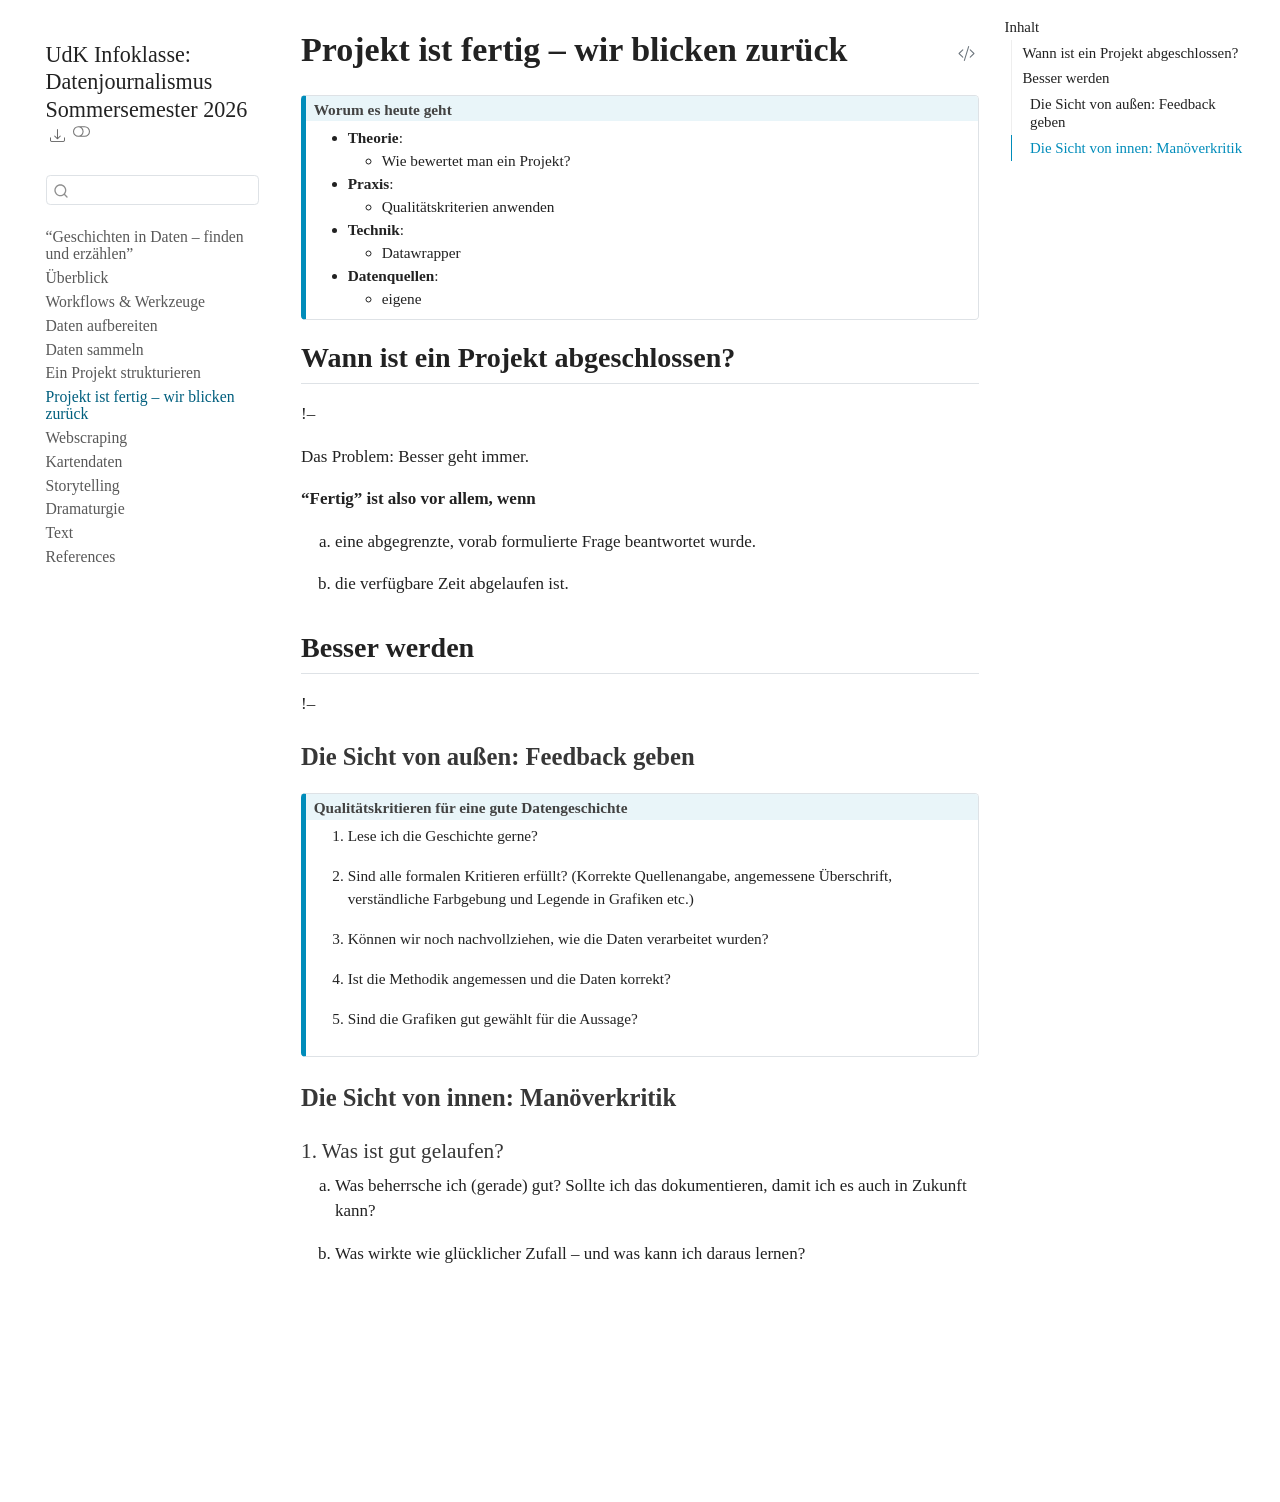
<file: docs/2026-06-04_feedback.html>
<!DOCTYPE html>
<html xmlns="http://www.w3.org/1999/xhtml" lang="en" xml:lang="en"><head>

<meta charset="utf-8">
<meta name="generator" content="quarto-1.8.25">

<meta name="viewport" content="width=device-width, initial-scale=1.0, user-scalable=yes">


<title>Projekt ist fertig – wir blicken zurück – UdK Infoklasse: Datenjournalismus Sommersemester 2026</title>
<style>
code{white-space: pre-wrap;}
span.smallcaps{font-variant: small-caps;}
div.columns{display: flex; gap: min(4vw, 1.5em);}
div.column{flex: auto; overflow-x: auto;}
div.hanging-indent{margin-left: 1.5em; text-indent: -1.5em;}
ul.task-list{list-style: none;}
ul.task-list li input[type="checkbox"] {
  width: 0.8em;
  margin: 0 0.8em 0.2em -1em; /* quarto-specific, see https://github.com/quarto-dev/quarto-cli/issues/4556 */ 
  vertical-align: middle;
}
/* CSS for syntax highlighting */
html { -webkit-text-size-adjust: 100%; }
pre > code.sourceCode { white-space: pre; position: relative; }
pre > code.sourceCode > span { display: inline-block; line-height: 1.25; }
pre > code.sourceCode > span:empty { height: 1.2em; }
.sourceCode { overflow: visible; }
code.sourceCode > span { color: inherit; text-decoration: inherit; }
div.sourceCode { margin: 1em 0; }
pre.sourceCode { margin: 0; }
@media screen {
div.sourceCode { overflow: auto; }
}
@media print {
pre > code.sourceCode { white-space: pre-wrap; }
pre > code.sourceCode > span { text-indent: -5em; padding-left: 5em; }
}
pre.numberSource code
  { counter-reset: source-line 0; }
pre.numberSource code > span
  { position: relative; left: -4em; counter-increment: source-line; }
pre.numberSource code > span > a:first-child::before
  { content: counter(source-line);
    position: relative; left: -1em; text-align: right; vertical-align: baseline;
    border: none; display: inline-block;
    -webkit-touch-callout: none; -webkit-user-select: none;
    -khtml-user-select: none; -moz-user-select: none;
    -ms-user-select: none; user-select: none;
    padding: 0 4px; width: 4em;
  }
pre.numberSource { margin-left: 3em;  padding-left: 4px; }
div.sourceCode
  {   }
@media screen {
pre > code.sourceCode > span > a:first-child::before { text-decoration: underline; }
}
</style>


<script src="site_libs/quarto-nav/quarto-nav.js"></script>
<script src="site_libs/quarto-nav/headroom.min.js"></script>
<script src="site_libs/clipboard/clipboard.min.js"></script>
<script src="site_libs/quarto-search/autocomplete.umd.js"></script>
<script src="site_libs/quarto-search/fuse.min.js"></script>
<script src="site_libs/quarto-search/quarto-search.js"></script>
<meta name="quarto:offset" content="./">
<link href="./2026-06-11_webscraping.html" rel="next">
<link href="./2026-05-21_struktur.html" rel="prev">
<script src="site_libs/quarto-html/quarto.js" type="module"></script>
<script src="site_libs/quarto-html/tabsets/tabsets.js" type="module"></script>
<script src="site_libs/quarto-html/axe/axe-check.js" type="module"></script>
<script src="site_libs/quarto-html/popper.min.js"></script>
<script src="site_libs/quarto-html/tippy.umd.min.js"></script>
<script src="site_libs/quarto-html/anchor.min.js"></script>
<link href="site_libs/quarto-html/tippy.css" rel="stylesheet">
<link href="site_libs/quarto-html/quarto-syntax-highlighting-7b89279ff1a6dce999919e0e67d4d9ec.css" rel="stylesheet" class="quarto-color-scheme" id="quarto-text-highlighting-styles">
<link href="site_libs/quarto-html/quarto-syntax-highlighting-dark-707d8167ce6003fca903bfe2be84ab7f.css" rel="stylesheet" class="quarto-color-scheme quarto-color-alternate" id="quarto-text-highlighting-styles">
<link href="site_libs/quarto-html/quarto-syntax-highlighting-7b89279ff1a6dce999919e0e67d4d9ec.css" rel="stylesheet" class="quarto-color-scheme-extra" id="quarto-text-highlighting-styles">
<script src="site_libs/bootstrap/bootstrap.min.js"></script>
<link href="site_libs/bootstrap/bootstrap-icons.css" rel="stylesheet">
<link href="site_libs/bootstrap/bootstrap-2e5e9cb112419f7b35b2190a13f3c3da.min.css" rel="stylesheet" append-hash="true" class="quarto-color-scheme" id="quarto-bootstrap" data-mode="light">
<link href="site_libs/bootstrap/bootstrap-dark-cbeed4863d8242317d165af4c2a4e0e2.min.css" rel="stylesheet" append-hash="true" class="quarto-color-scheme quarto-color-alternate" id="quarto-bootstrap" data-mode="dark">
<link href="site_libs/bootstrap/bootstrap-2e5e9cb112419f7b35b2190a13f3c3da.min.css" rel="stylesheet" append-hash="true" class="quarto-color-scheme-extra" id="quarto-bootstrap" data-mode="light">
<script id="quarto-search-options" type="application/json">{
  "location": "sidebar",
  "copy-button": false,
  "collapse-after": 3,
  "panel-placement": "start",
  "type": "textbox",
  "limit": 50,
  "keyboard-shortcut": [
    "f",
    "/",
    "s"
  ],
  "show-item-context": false,
  "language": {
    "search-no-results-text": "No results",
    "search-matching-documents-text": "matching documents",
    "search-copy-link-title": "Copy link to search",
    "search-hide-matches-text": "Hide additional matches",
    "search-more-match-text": "more match in this document",
    "search-more-matches-text": "more matches in this document",
    "search-clear-button-title": "Clear",
    "search-text-placeholder": "",
    "search-detached-cancel-button-title": "Cancel",
    "search-submit-button-title": "Submit",
    "search-label": "Search"
  }
}</script>


</head>

<body class="nav-sidebar floating quarto-light"><script id="quarto-html-before-body" type="application/javascript">
    const toggleBodyColorMode = (bsSheetEl) => {
      const mode = bsSheetEl.getAttribute("data-mode");
      const bodyEl = window.document.querySelector("body");
      if (mode === "dark") {
        bodyEl.classList.add("quarto-dark");
        bodyEl.classList.remove("quarto-light");
      } else {
        bodyEl.classList.add("quarto-light");
        bodyEl.classList.remove("quarto-dark");
      }
    }
    const toggleBodyColorPrimary = () => {
      const bsSheetEl = window.document.querySelector("link#quarto-bootstrap:not([rel=disabled-stylesheet])");
      if (bsSheetEl) {
        toggleBodyColorMode(bsSheetEl);
      }
    }
    const setColorSchemeToggle = (alternate) => {
      const toggles = window.document.querySelectorAll('.quarto-color-scheme-toggle');
      for (let i=0; i < toggles.length; i++) {
        const toggle = toggles[i];
        if (toggle) {
          if (alternate) {
            toggle.classList.add("alternate");
          } else {
            toggle.classList.remove("alternate");
          }
        }
      }
    };
    const toggleColorMode = (alternate) => {
      // Switch the stylesheets
      const primaryStylesheets = window.document.querySelectorAll('link.quarto-color-scheme:not(.quarto-color-alternate)');
      const alternateStylesheets = window.document.querySelectorAll('link.quarto-color-scheme.quarto-color-alternate');
      manageTransitions('#quarto-margin-sidebar .nav-link', false);
      if (alternate) {
        // note: dark is layered on light, we don't disable primary!
        enableStylesheet(alternateStylesheets);
        for (const sheetNode of alternateStylesheets) {
          if (sheetNode.id === "quarto-bootstrap") {
            toggleBodyColorMode(sheetNode);
          }
        }
      } else {
        disableStylesheet(alternateStylesheets);
        enableStylesheet(primaryStylesheets)
        toggleBodyColorPrimary();
      }
      manageTransitions('#quarto-margin-sidebar .nav-link', true);
      // Switch the toggles
      setColorSchemeToggle(alternate)
      // Hack to workaround the fact that safari doesn't
      // properly recolor the scrollbar when toggling (#1455)
      if (navigator.userAgent.indexOf('Safari') > 0 && navigator.userAgent.indexOf('Chrome') == -1) {
        manageTransitions("body", false);
        window.scrollTo(0, 1);
        setTimeout(() => {
          window.scrollTo(0, 0);
          manageTransitions("body", true);
        }, 40);
      }
    }
    const disableStylesheet = (stylesheets) => {
      for (let i=0; i < stylesheets.length; i++) {
        const stylesheet = stylesheets[i];
        stylesheet.rel = 'disabled-stylesheet';
      }
    }
    const enableStylesheet = (stylesheets) => {
      for (let i=0; i < stylesheets.length; i++) {
        const stylesheet = stylesheets[i];
        if(stylesheet.rel !== 'stylesheet') { // for Chrome, which will still FOUC without this check
          stylesheet.rel = 'stylesheet';
        }
      }
    }
    const manageTransitions = (selector, allowTransitions) => {
      const els = window.document.querySelectorAll(selector);
      for (let i=0; i < els.length; i++) {
        const el = els[i];
        if (allowTransitions) {
          el.classList.remove('notransition');
        } else {
          el.classList.add('notransition');
        }
      }
    }
    const isFileUrl = () => {
      return window.location.protocol === 'file:';
    }
    const hasAlternateSentinel = () => {
      let styleSentinel = getColorSchemeSentinel();
      if (styleSentinel !== null) {
        return styleSentinel === "alternate";
      } else {
        return false;
      }
    }
    const setStyleSentinel = (alternate) => {
      const value = alternate ? "alternate" : "default";
      if (!isFileUrl()) {
        window.localStorage.setItem("quarto-color-scheme", value);
      } else {
        localAlternateSentinel = value;
      }
    }
    const getColorSchemeSentinel = () => {
      if (!isFileUrl()) {
        const storageValue = window.localStorage.getItem("quarto-color-scheme");
        return storageValue != null ? storageValue : localAlternateSentinel;
      } else {
        return localAlternateSentinel;
      }
    }
    const toggleGiscusIfUsed = (isAlternate, darkModeDefault) => {
      const baseTheme = document.querySelector('#giscus-base-theme')?.value ?? 'light';
      const alternateTheme = document.querySelector('#giscus-alt-theme')?.value ?? 'dark';
      let newTheme = '';
      if(authorPrefersDark) {
        newTheme = isAlternate ? baseTheme : alternateTheme;
      } else {
        newTheme = isAlternate ? alternateTheme : baseTheme;
      }
      const changeGiscusTheme = () => {
        // From: https://github.com/giscus/giscus/issues/336
        const sendMessage = (message) => {
          const iframe = document.querySelector('iframe.giscus-frame');
          if (!iframe) return;
          iframe.contentWindow.postMessage({ giscus: message }, 'https://giscus.app');
        }
        sendMessage({
          setConfig: {
            theme: newTheme
          }
        });
      }
      const isGiscussLoaded = window.document.querySelector('iframe.giscus-frame') !== null;
      if (isGiscussLoaded) {
        changeGiscusTheme();
      }
    };
    const authorPrefersDark = false;
    const darkModeDefault = authorPrefersDark;
      document.querySelector('link#quarto-text-highlighting-styles.quarto-color-scheme-extra').rel = 'disabled-stylesheet';
      document.querySelector('link#quarto-bootstrap.quarto-color-scheme-extra').rel = 'disabled-stylesheet';
    let localAlternateSentinel = darkModeDefault ? 'alternate' : 'default';
    // Dark / light mode switch
    window.quartoToggleColorScheme = () => {
      // Read the current dark / light value
      let toAlternate = !hasAlternateSentinel();
      toggleColorMode(toAlternate);
      setStyleSentinel(toAlternate);
      toggleGiscusIfUsed(toAlternate, darkModeDefault);
      window.dispatchEvent(new Event('resize'));
    };
    // Switch to dark mode if need be
    if (hasAlternateSentinel()) {
      toggleColorMode(true);
    } else {
      toggleColorMode(false);
    }
  </script>

<div id="quarto-search-results"></div>
  <header id="quarto-header" class="headroom fixed-top">
  <nav class="quarto-secondary-nav">
    <div class="container-fluid d-flex">
      <button type="button" class="quarto-btn-toggle btn" data-bs-toggle="collapse" role="button" data-bs-target=".quarto-sidebar-collapse-item" aria-controls="quarto-sidebar" aria-expanded="false" aria-label="Toggle sidebar navigation" onclick="if (window.quartoToggleHeadroom) { window.quartoToggleHeadroom(); }">
        <i class="bi bi-layout-text-sidebar-reverse"></i>
      </button>
        <nav class="quarto-page-breadcrumbs" aria-label="breadcrumb"><ol class="breadcrumb"><li class="breadcrumb-item"><a href="./2026-06-04_feedback.html"><span class="chapter-title">Projekt ist fertig – wir blicken zurück</span></a></li></ol></nav>
        <a class="flex-grow-1" role="navigation" data-bs-toggle="collapse" data-bs-target=".quarto-sidebar-collapse-item" aria-controls="quarto-sidebar" aria-expanded="false" aria-label="Toggle sidebar navigation" onclick="if (window.quartoToggleHeadroom) { window.quartoToggleHeadroom(); }">      
        </a>
      <button type="button" class="btn quarto-search-button" aria-label="Search" onclick="window.quartoOpenSearch();">
        <i class="bi bi-search"></i>
      </button>
    </div>
  </nav>
</header>
<!-- content -->
<div id="quarto-content" class="quarto-container page-columns page-rows-contents page-layout-article">
<!-- sidebar -->
  <nav id="quarto-sidebar" class="sidebar collapse collapse-horizontal quarto-sidebar-collapse-item sidebar-navigation floating overflow-auto">
    <div class="pt-lg-2 mt-2 text-left sidebar-header sidebar-header-stacked">
      <a href="./index.html" class="sidebar-logo-link">
      </a>
    <div class="sidebar-title mb-0 py-0">
      <a href="./">UdK Infoklasse: Datenjournalismus Sommersemester 2026</a> 
        <div class="sidebar-tools-main">
    <div class="dropdown">
      <a href="" title="Download" id="quarto-navigation-tool-dropdown-0" class="quarto-navigation-tool dropdown-toggle px-1" data-bs-toggle="dropdown" aria-expanded="false" role="link" aria-label="Download"><i class="bi bi-download"></i></a>
      <ul class="dropdown-menu" aria-labelledby="quarto-navigation-tool-dropdown-0">
          <li>
            <a class="dropdown-item sidebar-tools-main-item" href="./UdK-Infoklasse--Datenjournalismus-Sommersemester-2026.pdf">
              <i class="bi bi-file-pdf pe-1"></i>
            Download PDF
            </a>
          </li>
          <li>
            <a class="dropdown-item sidebar-tools-main-item" href="./UdK-Infoklasse--Datenjournalismus-Sommersemester-2026.epub">
              <i class="bi bi-journal pe-1"></i>
            Download ePub
            </a>
          </li>
      </ul>
    </div>
  <a href="" class="quarto-color-scheme-toggle quarto-navigation-tool  px-1" onclick="window.quartoToggleColorScheme(); return false;" title="Toggle dark mode"><i class="bi"></i></a>
</div>
    </div>
      </div>
        <div class="mt-2 flex-shrink-0 align-items-center">
        <div class="sidebar-search">
        <div id="quarto-search" class="" title="Search"></div>
        </div>
        </div>
    <div class="sidebar-menu-container"> 
    <ul class="list-unstyled mt-1">
        <li class="sidebar-item">
  <div class="sidebar-item-container"> 
  <a href="./index.html" class="sidebar-item-text sidebar-link"><span class="chapter-title">“Geschichten in Daten – finden und erzählen”</span></a>
  </div>
</li>
        <li class="sidebar-item">
  <div class="sidebar-item-container"> 
  <a href="./2026-04-16_intro.html" class="sidebar-item-text sidebar-link"><span class="chapter-title">Überblick</span></a>
  </div>
</li>
        <li class="sidebar-item">
  <div class="sidebar-item-container"> 
  <a href="./2026-04-23_werkzeuge.html" class="sidebar-item-text sidebar-link"><span class="chapter-title">Workflows &amp; Werkzeuge</span></a>
  </div>
</li>
        <li class="sidebar-item">
  <div class="sidebar-item-container"> 
  <a href="./2026-04-30_aufbereitung.html" class="sidebar-item-text sidebar-link"><span class="chapter-title">Daten aufbereiten</span></a>
  </div>
</li>
        <li class="sidebar-item">
  <div class="sidebar-item-container"> 
  <a href="./2026-05-07_sammeln.html" class="sidebar-item-text sidebar-link"><span class="chapter-title">Daten sammeln</span></a>
  </div>
</li>
        <li class="sidebar-item">
  <div class="sidebar-item-container"> 
  <a href="./2026-05-21_struktur.html" class="sidebar-item-text sidebar-link"><span class="chapter-title">Ein Projekt strukturieren</span></a>
  </div>
</li>
        <li class="sidebar-item">
  <div class="sidebar-item-container"> 
  <a href="./2026-06-04_feedback.html" class="sidebar-item-text sidebar-link active"><span class="chapter-title">Projekt ist fertig – wir blicken zurück</span></a>
  </div>
</li>
        <li class="sidebar-item">
  <div class="sidebar-item-container"> 
  <a href="./2026-06-11_webscraping.html" class="sidebar-item-text sidebar-link"><span class="chapter-title">Webscraping</span></a>
  </div>
</li>
        <li class="sidebar-item">
  <div class="sidebar-item-container"> 
  <a href="./2026-06-18_kartendaten.html" class="sidebar-item-text sidebar-link"><span class="chapter-title">Kartendaten</span></a>
  </div>
</li>
        <li class="sidebar-item">
  <div class="sidebar-item-container"> 
  <a href="./2026-06-25_storytelling.html" class="sidebar-item-text sidebar-link"><span class="chapter-title">Storytelling</span></a>
  </div>
</li>
        <li class="sidebar-item">
  <div class="sidebar-item-container"> 
  <a href="./2026-07-02_dramaturgie.html" class="sidebar-item-text sidebar-link"><span class="chapter-title">Dramaturgie</span></a>
  </div>
</li>
        <li class="sidebar-item">
  <div class="sidebar-item-container"> 
  <a href="./2026-07-09_text.html" class="sidebar-item-text sidebar-link"><span class="chapter-title">Text</span></a>
  </div>
</li>
        <li class="sidebar-item">
  <div class="sidebar-item-container"> 
  <a href="./references.html" class="sidebar-item-text sidebar-link"><span class="chapter-title">References</span></a>
  </div>
</li>
    </ul>
    </div>
</nav>
<div id="quarto-sidebar-glass" class="quarto-sidebar-collapse-item" data-bs-toggle="collapse" data-bs-target=".quarto-sidebar-collapse-item"></div>
<!-- margin-sidebar -->
    <div id="quarto-margin-sidebar" class="sidebar margin-sidebar">
        <nav id="TOC" role="doc-toc" class="toc-active">
    <h2 id="toc-title">Inhalt</h2>
   
  <ul>
  <li><a href="#wann-ist-ein-projekt-abgeschlossen" id="toc-wann-ist-ein-projekt-abgeschlossen" class="nav-link active" data-scroll-target="#wann-ist-ein-projekt-abgeschlossen">Wann ist ein Projekt abgeschlossen?</a></li>
  <li><a href="#besser-werden" id="toc-besser-werden" class="nav-link" data-scroll-target="#besser-werden">Besser werden</a>
  <ul class="collapse">
  <li><a href="#die-sicht-von-außen-feedback-geben" id="toc-die-sicht-von-außen-feedback-geben" class="nav-link" data-scroll-target="#die-sicht-von-außen-feedback-geben">Die Sicht von außen: Feedback geben</a></li>
  <li><a href="#die-sicht-von-innen-manöverkritik" id="toc-die-sicht-von-innen-manöverkritik" class="nav-link" data-scroll-target="#die-sicht-von-innen-manöverkritik">Die Sicht von innen: Manöverkritik</a></li>
  </ul></li>
  </ul>
</nav>
    </div>
<!-- main -->
<main class="content" id="quarto-document-content">


<header id="title-block-header" class="quarto-title-block default">
<div class="quarto-title">
<div class="quarto-title-block"><div><h1 class="title"><span class="chapter-title">Projekt ist fertig – wir blicken zurück</span></h1><button type="button" class="btn code-tools-button" id="quarto-code-tools-source"><i class="bi"></i></button></div></div>
</div>



<div class="quarto-title-meta">

    
  
    
  </div>
  


</header>


<div class="callout callout-style-default callout-note no-icon callout-titled">
<div class="callout-header d-flex align-content-center">
<div class="callout-icon-container">
<i class="callout-icon no-icon"></i>
</div>
<div class="callout-title-container flex-fill">
<span class="screen-reader-only">Note</span>Worum es heute geht
</div>
</div>
<div class="callout-body-container callout-body">
<ul>
<li><strong>Theorie</strong>:
<ul>
<li>Wie bewertet man ein Projekt?</li>
</ul></li>
<li><strong>Praxis</strong>:
<ul>
<li>Qualitätskriterien anwenden</li>
</ul></li>
<li><strong>Technik</strong>:
<ul>
<li>Datawrapper</li>
</ul></li>
<li><strong>Datenquellen</strong>:
<ul>
<li>eigene</li>
</ul></li>
</ul>
</div>
</div>
<section id="wann-ist-ein-projekt-abgeschlossen" class="level2">
<h2 class="anchored" data-anchor-id="wann-ist-ein-projekt-abgeschlossen">Wann ist ein Projekt abgeschlossen?</h2>
<p>!–<a href="../images/undraw_in-no-time_ax6n.png" width="40%" data-fig-align="center"></a></p>
<p>Das Problem: Besser geht immer.</p>
<p><strong>“Fertig” ist also vor allem, wenn</strong></p>
<ol type="a">
<li><p>eine abgegrenzte, vorab formulierte Frage beantwortet wurde.</p></li>
<li><p>die verfügbare Zeit abgelaufen ist.</p></li>
</ol>
</section>
<section id="besser-werden" class="level2">
<h2 class="anchored" data-anchor-id="besser-werden">Besser werden</h2>
<p>!–<a href="../images/undraw_task-list_qe3p.png" width="40%" data-fig-align="center"></a></p>
<section id="die-sicht-von-außen-feedback-geben" class="level3">
<h3 class="anchored" data-anchor-id="die-sicht-von-außen-feedback-geben">Die Sicht von außen: Feedback geben</h3>
<div class="callout callout-style-default callout-note no-icon callout-titled">
<div class="callout-header d-flex align-content-center">
<div class="callout-icon-container">
<i class="callout-icon no-icon"></i>
</div>
<div class="callout-title-container flex-fill">
<span class="screen-reader-only">Note</span>Qualitätskritieren für eine gute Datengeschichte
</div>
</div>
<div class="callout-body-container callout-body">
<ol type="1">
<li><p>Lese ich die Geschichte gerne?</p></li>
<li><p>Sind alle formalen Kritieren erfüllt? (Korrekte Quellenangabe, angemessene Überschrift, verständliche Farbgebung und Legende in Grafiken etc.)</p></li>
<li><p>Können wir noch nachvollziehen, wie die Daten verarbeitet wurden?</p></li>
<li><p>Ist die Methodik angemessen und die Daten korrekt?</p></li>
<li><p>Sind die Grafiken gut gewählt für die Aussage?</p></li>
</ol>
</div>
</div>
</section>
<section id="die-sicht-von-innen-manöverkritik" class="level3">
<h3 class="anchored" data-anchor-id="die-sicht-von-innen-manöverkritik">Die Sicht von innen: Manöverkritik</h3>
<section id="was-ist-gut-gelaufen" class="level4">
<h4 class="anchored" data-anchor-id="was-ist-gut-gelaufen">1. Was ist gut gelaufen?</h4>
<ol type="a">
<li><p>Was beherrsche ich (gerade) gut? Sollte ich das dokumentieren, damit ich es auch in Zukunft kann?</p></li>
<li><p>Was wirkte wie glücklicher Zufall – und was kann ich daraus lernen?</p></li>
</ol>
</section>
<section id="was-waren-meine-größten-herausforderungen" class="level4">
<h4 class="anchored" data-anchor-id="was-waren-meine-größten-herausforderungen">2. Was waren meine größten Herausforderungen?</h4>
<ol type="a">
<li><p>Welche davon konnte ich lösen, was mache ich nächstes Mal anders?</p></li>
<li><p>Welche davon konnte ich nicht lösen, womit sollte ich mich weiter beschäftigen?</p></li>
</ol>


<!-- -->

</section>
</section>
</section>

</main> <!-- /main -->
<script id="quarto-html-after-body" type="application/javascript">
  window.document.addEventListener("DOMContentLoaded", function (event) {
    // Ensure there is a toggle, if there isn't float one in the top right
    if (window.document.querySelector('.quarto-color-scheme-toggle') === null) {
      const a = window.document.createElement('a');
      a.classList.add('top-right');
      a.classList.add('quarto-color-scheme-toggle');
      a.href = "";
      a.onclick = function() { try { window.quartoToggleColorScheme(); } catch {} return false; };
      const i = window.document.createElement("i");
      i.classList.add('bi');
      a.appendChild(i);
      window.document.body.appendChild(a);
    }
    setColorSchemeToggle(hasAlternateSentinel())
    const icon = "";
    const anchorJS = new window.AnchorJS();
    anchorJS.options = {
      placement: 'right',
      icon: icon
    };
    anchorJS.add('.anchored');
    const isCodeAnnotation = (el) => {
      for (const clz of el.classList) {
        if (clz.startsWith('code-annotation-')) {                     
          return true;
        }
      }
      return false;
    }
    const onCopySuccess = function(e) {
      // button target
      const button = e.trigger;
      // don't keep focus
      button.blur();
      // flash "checked"
      button.classList.add('code-copy-button-checked');
      var currentTitle = button.getAttribute("title");
      button.setAttribute("title", "Copied!");
      let tooltip;
      if (window.bootstrap) {
        button.setAttribute("data-bs-toggle", "tooltip");
        button.setAttribute("data-bs-placement", "left");
        button.setAttribute("data-bs-title", "Copied!");
        tooltip = new bootstrap.Tooltip(button, 
          { trigger: "manual", 
            customClass: "code-copy-button-tooltip",
            offset: [0, -8]});
        tooltip.show();    
      }
      setTimeout(function() {
        if (tooltip) {
          tooltip.hide();
          button.removeAttribute("data-bs-title");
          button.removeAttribute("data-bs-toggle");
          button.removeAttribute("data-bs-placement");
        }
        button.setAttribute("title", currentTitle);
        button.classList.remove('code-copy-button-checked');
      }, 1000);
      // clear code selection
      e.clearSelection();
    }
    const getTextToCopy = function(trigger) {
      const outerScaffold = trigger.parentElement.cloneNode(true);
      const codeEl = outerScaffold.querySelector('code');
      for (const childEl of codeEl.children) {
        if (isCodeAnnotation(childEl)) {
          childEl.remove();
        }
      }
      return codeEl.innerText;
    }
    const clipboard = new window.ClipboardJS('.code-copy-button:not([data-in-quarto-modal])', {
      text: getTextToCopy
    });
    clipboard.on('success', onCopySuccess);
    if (window.document.getElementById('quarto-embedded-source-code-modal')) {
      const clipboardModal = new window.ClipboardJS('.code-copy-button[data-in-quarto-modal]', {
        text: getTextToCopy,
        container: window.document.getElementById('quarto-embedded-source-code-modal')
      });
      clipboardModal.on('success', onCopySuccess);
    }
    const viewSource = window.document.getElementById('quarto-view-source') ||
                       window.document.getElementById('quarto-code-tools-source');
    if (viewSource) {
      const sourceUrl = viewSource.getAttribute("data-quarto-source-url");
      viewSource.addEventListener("click", function(e) {
        if (sourceUrl) {
          // rstudio viewer pane
          if (/\bcapabilities=\b/.test(window.location)) {
            window.open(sourceUrl);
          } else {
            window.location.href = sourceUrl;
          }
        } else {
          const modal = new bootstrap.Modal(document.getElementById('quarto-embedded-source-code-modal'));
          modal.show();
        }
        return false;
      });
    }
    function toggleCodeHandler(show) {
      return function(e) {
        const detailsSrc = window.document.querySelectorAll(".cell > details > .sourceCode");
        for (let i=0; i<detailsSrc.length; i++) {
          const details = detailsSrc[i].parentElement;
          if (show) {
            details.open = true;
          } else {
            details.removeAttribute("open");
          }
        }
        const cellCodeDivs = window.document.querySelectorAll(".cell > .sourceCode");
        const fromCls = show ? "hidden" : "unhidden";
        const toCls = show ? "unhidden" : "hidden";
        for (let i=0; i<cellCodeDivs.length; i++) {
          const codeDiv = cellCodeDivs[i];
          if (codeDiv.classList.contains(fromCls)) {
            codeDiv.classList.remove(fromCls);
            codeDiv.classList.add(toCls);
          } 
        }
        return false;
      }
    }
    const hideAllCode = window.document.getElementById("quarto-hide-all-code");
    if (hideAllCode) {
      hideAllCode.addEventListener("click", toggleCodeHandler(false));
    }
    const showAllCode = window.document.getElementById("quarto-show-all-code");
    if (showAllCode) {
      showAllCode.addEventListener("click", toggleCodeHandler(true));
    }
      var localhostRegex = new RegExp(/^(?:http|https):\/\/localhost\:?[0-9]*\//);
      var mailtoRegex = new RegExp(/^mailto:/);
        var filterRegex = new RegExp('/' + window.location.host + '/');
      var isInternal = (href) => {
          return filterRegex.test(href) || localhostRegex.test(href) || mailtoRegex.test(href);
      }
      // Inspect non-navigation links and adorn them if external
     var links = window.document.querySelectorAll('a[href]:not(.nav-link):not(.navbar-brand):not(.toc-action):not(.sidebar-link):not(.sidebar-item-toggle):not(.pagination-link):not(.no-external):not([aria-hidden]):not(.dropdown-item):not(.quarto-navigation-tool):not(.about-link)');
      for (var i=0; i<links.length; i++) {
        const link = links[i];
        if (!isInternal(link.href)) {
          // undo the damage that might have been done by quarto-nav.js in the case of
          // links that we want to consider external
          if (link.dataset.originalHref !== undefined) {
            link.href = link.dataset.originalHref;
          }
        }
      }
    function tippyHover(el, contentFn, onTriggerFn, onUntriggerFn) {
      const config = {
        allowHTML: true,
        maxWidth: 500,
        delay: 100,
        arrow: false,
        appendTo: function(el) {
            return el.parentElement;
        },
        interactive: true,
        interactiveBorder: 10,
        theme: 'quarto',
        placement: 'bottom-start',
      };
      if (contentFn) {
        config.content = contentFn;
      }
      if (onTriggerFn) {
        config.onTrigger = onTriggerFn;
      }
      if (onUntriggerFn) {
        config.onUntrigger = onUntriggerFn;
      }
      window.tippy(el, config); 
    }
    const noterefs = window.document.querySelectorAll('a[role="doc-noteref"]');
    for (var i=0; i<noterefs.length; i++) {
      const ref = noterefs[i];
      tippyHover(ref, function() {
        // use id or data attribute instead here
        let href = ref.getAttribute('data-footnote-href') || ref.getAttribute('href');
        try { href = new URL(href).hash; } catch {}
        const id = href.replace(/^#\/?/, "");
        const note = window.document.getElementById(id);
        if (note) {
          return note.innerHTML;
        } else {
          return "";
        }
      });
    }
    const xrefs = window.document.querySelectorAll('a.quarto-xref');
    const processXRef = (id, note) => {
      // Strip column container classes
      const stripColumnClz = (el) => {
        el.classList.remove("page-full", "page-columns");
        if (el.children) {
          for (const child of el.children) {
            stripColumnClz(child);
          }
        }
      }
      stripColumnClz(note)
      if (id === null || id.startsWith('sec-')) {
        // Special case sections, only their first couple elements
        const container = document.createElement("div");
        if (note.children && note.children.length > 2) {
          container.appendChild(note.children[0].cloneNode(true));
          for (let i = 1; i < note.children.length; i++) {
            const child = note.children[i];
            if (child.tagName === "P" && child.innerText === "") {
              continue;
            } else {
              container.appendChild(child.cloneNode(true));
              break;
            }
          }
          if (window.Quarto?.typesetMath) {
            window.Quarto.typesetMath(container);
          }
          return container.innerHTML
        } else {
          if (window.Quarto?.typesetMath) {
            window.Quarto.typesetMath(note);
          }
          return note.innerHTML;
        }
      } else {
        // Remove any anchor links if they are present
        const anchorLink = note.querySelector('a.anchorjs-link');
        if (anchorLink) {
          anchorLink.remove();
        }
        if (window.Quarto?.typesetMath) {
          window.Quarto.typesetMath(note);
        }
        if (note.classList.contains("callout")) {
          return note.outerHTML;
        } else {
          return note.innerHTML;
        }
      }
    }
    for (var i=0; i<xrefs.length; i++) {
      const xref = xrefs[i];
      tippyHover(xref, undefined, function(instance) {
        instance.disable();
        let url = xref.getAttribute('href');
        let hash = undefined; 
        if (url.startsWith('#')) {
          hash = url;
        } else {
          try { hash = new URL(url).hash; } catch {}
        }
        if (hash) {
          const id = hash.replace(/^#\/?/, "");
          const note = window.document.getElementById(id);
          if (note !== null) {
            try {
              const html = processXRef(id, note.cloneNode(true));
              instance.setContent(html);
            } finally {
              instance.enable();
              instance.show();
            }
          } else {
            // See if we can fetch this
            fetch(url.split('#')[0])
            .then(res => res.text())
            .then(html => {
              const parser = new DOMParser();
              const htmlDoc = parser.parseFromString(html, "text/html");
              const note = htmlDoc.getElementById(id);
              if (note !== null) {
                const html = processXRef(id, note);
                instance.setContent(html);
              } 
            }).finally(() => {
              instance.enable();
              instance.show();
            });
          }
        } else {
          // See if we can fetch a full url (with no hash to target)
          // This is a special case and we should probably do some content thinning / targeting
          fetch(url)
          .then(res => res.text())
          .then(html => {
            const parser = new DOMParser();
            const htmlDoc = parser.parseFromString(html, "text/html");
            const note = htmlDoc.querySelector('main.content');
            if (note !== null) {
              // This should only happen for chapter cross references
              // (since there is no id in the URL)
              // remove the first header
              if (note.children.length > 0 && note.children[0].tagName === "HEADER") {
                note.children[0].remove();
              }
              const html = processXRef(null, note);
              instance.setContent(html);
            } 
          }).finally(() => {
            instance.enable();
            instance.show();
          });
        }
      }, function(instance) {
      });
    }
        let selectedAnnoteEl;
        const selectorForAnnotation = ( cell, annotation) => {
          let cellAttr = 'data-code-cell="' + cell + '"';
          let lineAttr = 'data-code-annotation="' +  annotation + '"';
          const selector = 'span[' + cellAttr + '][' + lineAttr + ']';
          return selector;
        }
        const selectCodeLines = (annoteEl) => {
          const doc = window.document;
          const targetCell = annoteEl.getAttribute("data-target-cell");
          const targetAnnotation = annoteEl.getAttribute("data-target-annotation");
          const annoteSpan = window.document.querySelector(selectorForAnnotation(targetCell, targetAnnotation));
          const lines = annoteSpan.getAttribute("data-code-lines").split(",");
          const lineIds = lines.map((line) => {
            return targetCell + "-" + line;
          })
          let top = null;
          let height = null;
          let parent = null;
          if (lineIds.length > 0) {
              //compute the position of the single el (top and bottom and make a div)
              const el = window.document.getElementById(lineIds[0]);
              top = el.offsetTop;
              height = el.offsetHeight;
              parent = el.parentElement.parentElement;
            if (lineIds.length > 1) {
              const lastEl = window.document.getElementById(lineIds[lineIds.length - 1]);
              const bottom = lastEl.offsetTop + lastEl.offsetHeight;
              height = bottom - top;
            }
            if (top !== null && height !== null && parent !== null) {
              // cook up a div (if necessary) and position it 
              let div = window.document.getElementById("code-annotation-line-highlight");
              if (div === null) {
                div = window.document.createElement("div");
                div.setAttribute("id", "code-annotation-line-highlight");
                div.style.position = 'absolute';
                parent.appendChild(div);
              }
              div.style.top = top - 2 + "px";
              div.style.height = height + 4 + "px";
              div.style.left = 0;
              let gutterDiv = window.document.getElementById("code-annotation-line-highlight-gutter");
              if (gutterDiv === null) {
                gutterDiv = window.document.createElement("div");
                gutterDiv.setAttribute("id", "code-annotation-line-highlight-gutter");
                gutterDiv.style.position = 'absolute';
                const codeCell = window.document.getElementById(targetCell);
                const gutter = codeCell.querySelector('.code-annotation-gutter');
                gutter.appendChild(gutterDiv);
              }
              gutterDiv.style.top = top - 2 + "px";
              gutterDiv.style.height = height + 4 + "px";
            }
            selectedAnnoteEl = annoteEl;
          }
        };
        const unselectCodeLines = () => {
          const elementsIds = ["code-annotation-line-highlight", "code-annotation-line-highlight-gutter"];
          elementsIds.forEach((elId) => {
            const div = window.document.getElementById(elId);
            if (div) {
              div.remove();
            }
          });
          selectedAnnoteEl = undefined;
        };
          // Handle positioning of the toggle
      window.addEventListener(
        "resize",
        throttle(() => {
          elRect = undefined;
          if (selectedAnnoteEl) {
            selectCodeLines(selectedAnnoteEl);
          }
        }, 10)
      );
      function throttle(fn, ms) {
      let throttle = false;
      let timer;
        return (...args) => {
          if(!throttle) { // first call gets through
              fn.apply(this, args);
              throttle = true;
          } else { // all the others get throttled
              if(timer) clearTimeout(timer); // cancel #2
              timer = setTimeout(() => {
                fn.apply(this, args);
                timer = throttle = false;
              }, ms);
          }
        };
      }
        // Attach click handler to the DT
        const annoteDls = window.document.querySelectorAll('dt[data-target-cell]');
        for (const annoteDlNode of annoteDls) {
          annoteDlNode.addEventListener('click', (event) => {
            const clickedEl = event.target;
            if (clickedEl !== selectedAnnoteEl) {
              unselectCodeLines();
              const activeEl = window.document.querySelector('dt[data-target-cell].code-annotation-active');
              if (activeEl) {
                activeEl.classList.remove('code-annotation-active');
              }
              selectCodeLines(clickedEl);
              clickedEl.classList.add('code-annotation-active');
            } else {
              // Unselect the line
              unselectCodeLines();
              clickedEl.classList.remove('code-annotation-active');
            }
          });
        }
    const findCites = (el) => {
      const parentEl = el.parentElement;
      if (parentEl) {
        const cites = parentEl.dataset.cites;
        if (cites) {
          return {
            el,
            cites: cites.split(' ')
          };
        } else {
          return findCites(el.parentElement)
        }
      } else {
        return undefined;
      }
    };
    var bibliorefs = window.document.querySelectorAll('a[role="doc-biblioref"]');
    for (var i=0; i<bibliorefs.length; i++) {
      const ref = bibliorefs[i];
      const citeInfo = findCites(ref);
      if (citeInfo) {
        tippyHover(citeInfo.el, function() {
          var popup = window.document.createElement('div');
          citeInfo.cites.forEach(function(cite) {
            var citeDiv = window.document.createElement('div');
            citeDiv.classList.add('hanging-indent');
            citeDiv.classList.add('csl-entry');
            var biblioDiv = window.document.getElementById('ref-' + cite);
            if (biblioDiv) {
              citeDiv.innerHTML = biblioDiv.innerHTML;
            }
            popup.appendChild(citeDiv);
          });
          return popup.innerHTML;
        });
      }
    }
  });
  </script>
<nav class="page-navigation">
  <div class="nav-page nav-page-previous">
      <a href="./2026-05-21_struktur.html" class="pagination-link" aria-label="Ein Projekt strukturieren">
        <i class="bi bi-arrow-left-short"></i> <span class="nav-page-text"><span class="chapter-title">Ein Projekt strukturieren</span></span>
      </a>          
  </div>
  <div class="nav-page nav-page-next">
      <a href="./2026-06-11_webscraping.html" class="pagination-link" aria-label="Webscraping">
        <span class="nav-page-text"><span class="chapter-title">Webscraping</span></span> <i class="bi bi-arrow-right-short"></i>
      </a>
  </div>
</nav><div class="modal fade" id="quarto-embedded-source-code-modal" tabindex="-1" aria-labelledby="quarto-embedded-source-code-modal-label" aria-hidden="true"><div class="modal-dialog modal-dialog-scrollable"><div class="modal-content"><div class="modal-header"><h5 class="modal-title" id="quarto-embedded-source-code-modal-label">Source Code</h5><button class="btn-close" data-bs-dismiss="modal"></button></div><div class="modal-body"><div class="">
<div class="code-copy-outer-scaffold"><div class="sourceCode" id="cb1" data-shortcodes="false"><pre class="sourceCode numberSource markdown number-lines code-with-copy"><code class="sourceCode markdown"><span id="cb1-1"><a href="#cb1-1"></a><span class="co">---</span></span>
<span id="cb1-2"><a href="#cb1-2"></a><span class="an">title:</span><span class="co"> "Projekt ist fertig – wir blicken zurück"</span></span>
<span id="cb1-3"><a href="#cb1-3"></a><span class="co">---</span></span>
<span id="cb1-4"><a href="#cb1-4"></a></span>
<span id="cb1-5"><a href="#cb1-5"></a>::: {.callout-note icon=false}</span>
<span id="cb1-6"><a href="#cb1-6"></a></span>
<span id="cb1-7"><a href="#cb1-7"></a><span class="fu">## Worum es heute geht</span></span>
<span id="cb1-8"><a href="#cb1-8"></a></span>
<span id="cb1-9"><a href="#cb1-9"></a><span class="ss">* </span>**Theorie**:</span>
<span id="cb1-10"><a href="#cb1-10"></a><span class="ss">  - </span>Wie bewertet man ein Projekt?</span>
<span id="cb1-11"><a href="#cb1-11"></a>  </span>
<span id="cb1-12"><a href="#cb1-12"></a><span class="ss">* </span>**Praxis**:</span>
<span id="cb1-13"><a href="#cb1-13"></a><span class="ss">  - </span>Qualitätskriterien anwenden</span>
<span id="cb1-14"><a href="#cb1-14"></a>  </span>
<span id="cb1-15"><a href="#cb1-15"></a><span class="ss">* </span>**Technik**:</span>
<span id="cb1-16"><a href="#cb1-16"></a><span class="ss">  - </span>Datawrapper</span>
<span id="cb1-17"><a href="#cb1-17"></a></span>
<span id="cb1-18"><a href="#cb1-18"></a><span class="ss">* </span>**Datenquellen**:</span>
<span id="cb1-19"><a href="#cb1-19"></a><span class="ss">  - </span>eigene</span>
<span id="cb1-20"><a href="#cb1-20"></a></span>
<span id="cb1-21"><a href="#cb1-21"></a>:::</span>
<span id="cb1-22"><a href="#cb1-22"></a></span>
<span id="cb1-23"><a href="#cb1-23"></a><span class="fu">## Wann ist ein Projekt abgeschlossen?</span></span>
<span id="cb1-24"><a href="#cb1-24"></a></span>
<span id="cb1-25"><a href="#cb1-25"></a>!--[](../images/undraw_in-no-time_ax6n.png){width=40% fig-align="center"}</span>
<span id="cb1-26"><a href="#cb1-26"></a></span>
<span id="cb1-27"><a href="#cb1-27"></a>Das Problem: Besser geht immer.</span>
<span id="cb1-28"><a href="#cb1-28"></a></span>
<span id="cb1-29"><a href="#cb1-29"></a>**"Fertig" ist also vor allem, wenn**</span>
<span id="cb1-30"><a href="#cb1-30"></a></span>
<span id="cb1-31"><a href="#cb1-31"></a>a) eine abgegrenzte, vorab formulierte Frage beantwortet wurde.</span>
<span id="cb1-32"><a href="#cb1-32"></a></span>
<span id="cb1-33"><a href="#cb1-33"></a>b) die verfügbare Zeit abgelaufen ist.</span>
<span id="cb1-34"><a href="#cb1-34"></a></span>
<span id="cb1-35"><a href="#cb1-35"></a><span class="fu">## Besser werden</span></span>
<span id="cb1-36"><a href="#cb1-36"></a></span>
<span id="cb1-37"><a href="#cb1-37"></a>!--[](../images/undraw_task-list_qe3p.png){width=40% fig-align="center"}</span>
<span id="cb1-38"><a href="#cb1-38"></a></span>
<span id="cb1-39"><a href="#cb1-39"></a><span class="fu">### Die Sicht von außen: Feedback geben</span></span>
<span id="cb1-40"><a href="#cb1-40"></a></span>
<span id="cb1-41"><a href="#cb1-41"></a></span>
<span id="cb1-42"><a href="#cb1-42"></a>::: {.callout-note icon=false}</span>
<span id="cb1-43"><a href="#cb1-43"></a></span>
<span id="cb1-44"><a href="#cb1-44"></a><span class="fu">## Qualitätskritieren für eine gute Datengeschichte</span></span>
<span id="cb1-45"><a href="#cb1-45"></a></span>
<span id="cb1-46"><a href="#cb1-46"></a><span class="ss">1. </span>Lese ich die Geschichte gerne?</span>
<span id="cb1-47"><a href="#cb1-47"></a></span>
<span id="cb1-48"><a href="#cb1-48"></a><span class="ss">2. </span>Sind alle formalen Kritieren erfüllt? (Korrekte Quellenangabe, angemessene Überschrift, verständliche Farbgebung und Legende in Grafiken etc.)</span>
<span id="cb1-49"><a href="#cb1-49"></a></span>
<span id="cb1-50"><a href="#cb1-50"></a><span class="ss">3. </span>Können wir noch nachvollziehen, wie die Daten verarbeitet wurden?</span>
<span id="cb1-51"><a href="#cb1-51"></a></span>
<span id="cb1-52"><a href="#cb1-52"></a><span class="ss">4. </span>Ist die Methodik angemessen und die Daten korrekt?</span>
<span id="cb1-53"><a href="#cb1-53"></a></span>
<span id="cb1-54"><a href="#cb1-54"></a><span class="ss">5. </span>Sind die Grafiken gut gewählt für die Aussage?</span>
<span id="cb1-55"><a href="#cb1-55"></a></span>
<span id="cb1-56"><a href="#cb1-56"></a>:::</span>
<span id="cb1-57"><a href="#cb1-57"></a></span>
<span id="cb1-58"><a href="#cb1-58"></a><span class="fu">### Die Sicht von innen: Manöverkritik</span></span>
<span id="cb1-59"><a href="#cb1-59"></a></span>
<span id="cb1-60"><a href="#cb1-60"></a><span class="fu">#### 1. Was ist gut gelaufen?</span></span>
<span id="cb1-61"><a href="#cb1-61"></a></span>
<span id="cb1-62"><a href="#cb1-62"></a>a. Was beherrsche ich (gerade) gut? Sollte ich das dokumentieren, damit ich es auch in Zukunft kann?</span>
<span id="cb1-63"><a href="#cb1-63"></a></span>
<span id="cb1-64"><a href="#cb1-64"></a>b. Was wirkte wie glücklicher Zufall – und was kann ich daraus lernen?</span>
<span id="cb1-65"><a href="#cb1-65"></a></span>
<span id="cb1-66"><a href="#cb1-66"></a><span class="fu">#### 2. Was waren meine größten Herausforderungen?</span></span>
<span id="cb1-67"><a href="#cb1-67"></a></span>
<span id="cb1-68"><a href="#cb1-68"></a>a. Welche davon konnte ich lösen, was mache ich nächstes Mal anders?</span>
<span id="cb1-69"><a href="#cb1-69"></a></span>
<span id="cb1-70"><a href="#cb1-70"></a>b. Welche davon konnte ich nicht lösen, womit sollte ich mich weiter beschäftigen?</span></code></pre></div><button title="Copy to Clipboard" class="code-copy-button" data-in-quarto-modal=""><i class="bi"></i></button></div>
</div></div></div></div></div>
</div> <!-- /content -->




</body></html>
</file>
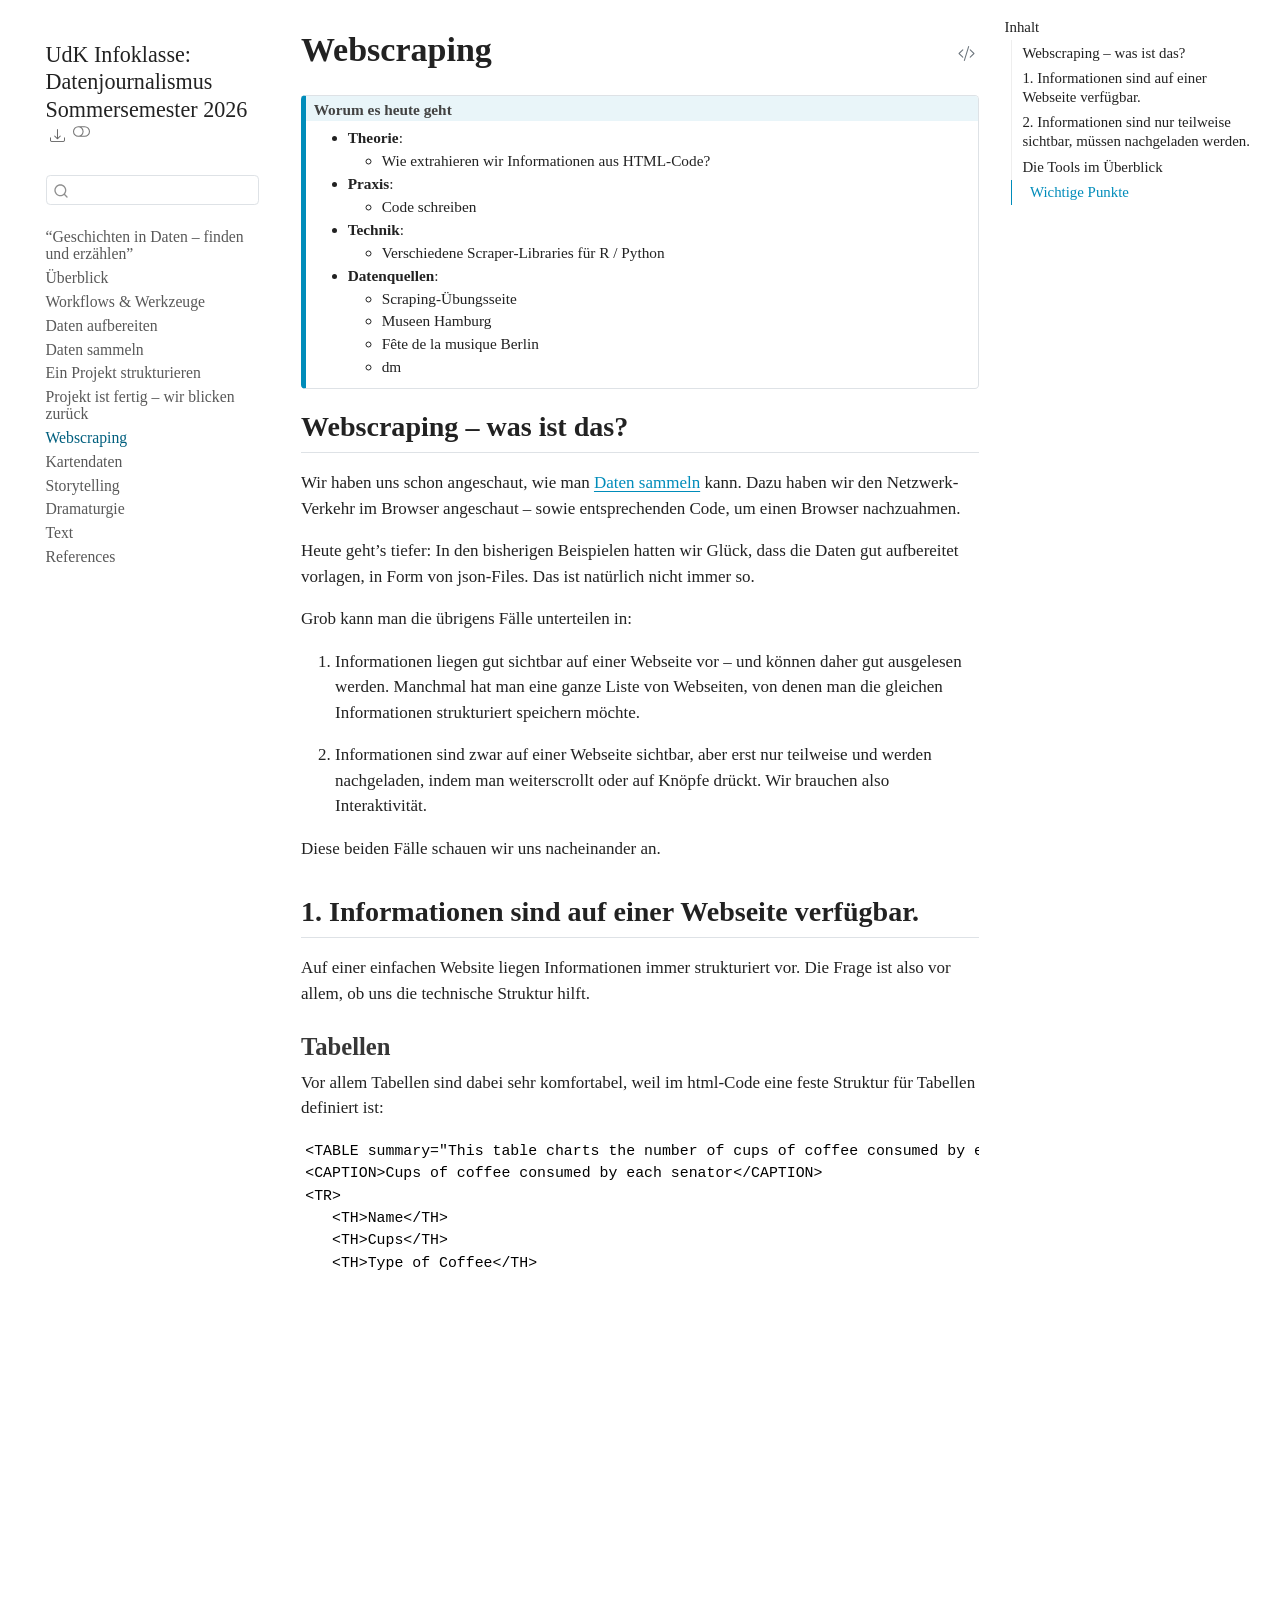
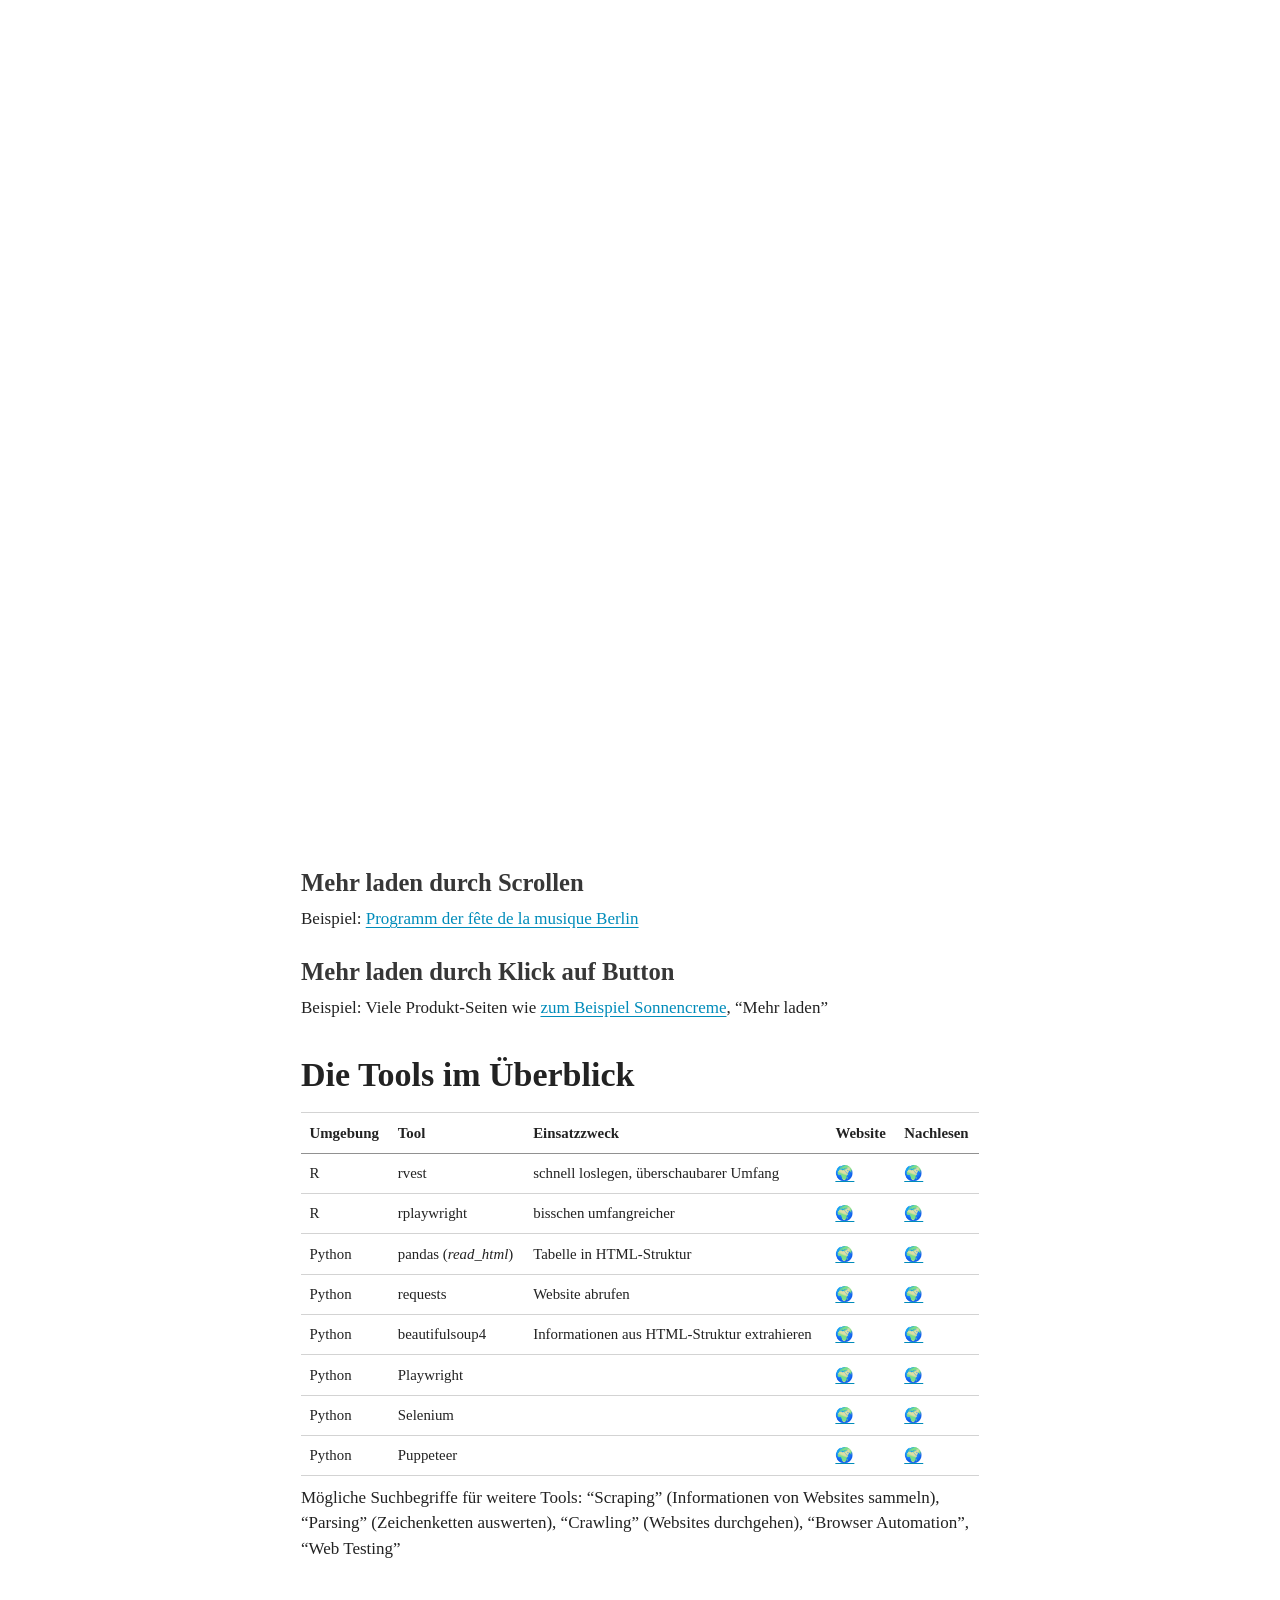
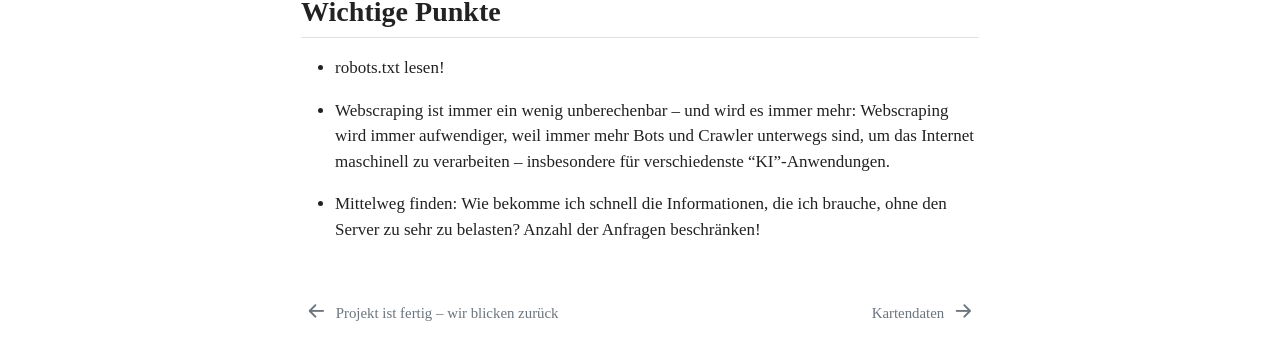
<file: docs/2026-06-11_webscraping.html>
<!DOCTYPE html>
<html xmlns="http://www.w3.org/1999/xhtml" lang="en" xml:lang="en"><head>

<meta charset="utf-8">
<meta name="generator" content="quarto-1.8.25">

<meta name="viewport" content="width=device-width, initial-scale=1.0, user-scalable=yes">


<title>Webscraping – UdK Infoklasse: Datenjournalismus Sommersemester 2026</title>
<style>
code{white-space: pre-wrap;}
span.smallcaps{font-variant: small-caps;}
div.columns{display: flex; gap: min(4vw, 1.5em);}
div.column{flex: auto; overflow-x: auto;}
div.hanging-indent{margin-left: 1.5em; text-indent: -1.5em;}
ul.task-list{list-style: none;}
ul.task-list li input[type="checkbox"] {
  width: 0.8em;
  margin: 0 0.8em 0.2em -1em; /* quarto-specific, see https://github.com/quarto-dev/quarto-cli/issues/4556 */ 
  vertical-align: middle;
}
/* CSS for syntax highlighting */
html { -webkit-text-size-adjust: 100%; }
pre > code.sourceCode { white-space: pre; position: relative; }
pre > code.sourceCode > span { display: inline-block; line-height: 1.25; }
pre > code.sourceCode > span:empty { height: 1.2em; }
.sourceCode { overflow: visible; }
code.sourceCode > span { color: inherit; text-decoration: inherit; }
div.sourceCode { margin: 1em 0; }
pre.sourceCode { margin: 0; }
@media screen {
div.sourceCode { overflow: auto; }
}
@media print {
pre > code.sourceCode { white-space: pre-wrap; }
pre > code.sourceCode > span { text-indent: -5em; padding-left: 5em; }
}
pre.numberSource code
  { counter-reset: source-line 0; }
pre.numberSource code > span
  { position: relative; left: -4em; counter-increment: source-line; }
pre.numberSource code > span > a:first-child::before
  { content: counter(source-line);
    position: relative; left: -1em; text-align: right; vertical-align: baseline;
    border: none; display: inline-block;
    -webkit-touch-callout: none; -webkit-user-select: none;
    -khtml-user-select: none; -moz-user-select: none;
    -ms-user-select: none; user-select: none;
    padding: 0 4px; width: 4em;
  }
pre.numberSource { margin-left: 3em;  padding-left: 4px; }
div.sourceCode
  {   }
@media screen {
pre > code.sourceCode > span > a:first-child::before { text-decoration: underline; }
}
</style>


<script src="site_libs/quarto-nav/quarto-nav.js"></script>
<script src="site_libs/quarto-nav/headroom.min.js"></script>
<script src="site_libs/clipboard/clipboard.min.js"></script>
<script src="site_libs/quarto-search/autocomplete.umd.js"></script>
<script src="site_libs/quarto-search/fuse.min.js"></script>
<script src="site_libs/quarto-search/quarto-search.js"></script>
<meta name="quarto:offset" content="./">
<link href="./2026-06-18_kartendaten.html" rel="next">
<link href="./2026-06-04_feedback.html" rel="prev">
<script src="site_libs/quarto-html/quarto.js" type="module"></script>
<script src="site_libs/quarto-html/tabsets/tabsets.js" type="module"></script>
<script src="site_libs/quarto-html/axe/axe-check.js" type="module"></script>
<script src="site_libs/quarto-html/popper.min.js"></script>
<script src="site_libs/quarto-html/tippy.umd.min.js"></script>
<script src="site_libs/quarto-html/anchor.min.js"></script>
<link href="site_libs/quarto-html/tippy.css" rel="stylesheet">
<link href="site_libs/quarto-html/quarto-syntax-highlighting-7b89279ff1a6dce999919e0e67d4d9ec.css" rel="stylesheet" class="quarto-color-scheme" id="quarto-text-highlighting-styles">
<link href="site_libs/quarto-html/quarto-syntax-highlighting-dark-707d8167ce6003fca903bfe2be84ab7f.css" rel="stylesheet" class="quarto-color-scheme quarto-color-alternate" id="quarto-text-highlighting-styles">
<link href="site_libs/quarto-html/quarto-syntax-highlighting-7b89279ff1a6dce999919e0e67d4d9ec.css" rel="stylesheet" class="quarto-color-scheme-extra" id="quarto-text-highlighting-styles">
<script src="site_libs/bootstrap/bootstrap.min.js"></script>
<link href="site_libs/bootstrap/bootstrap-icons.css" rel="stylesheet">
<link href="site_libs/bootstrap/bootstrap-2e5e9cb112419f7b35b2190a13f3c3da.min.css" rel="stylesheet" append-hash="true" class="quarto-color-scheme" id="quarto-bootstrap" data-mode="light">
<link href="site_libs/bootstrap/bootstrap-dark-cbeed4863d8242317d165af4c2a4e0e2.min.css" rel="stylesheet" append-hash="true" class="quarto-color-scheme quarto-color-alternate" id="quarto-bootstrap" data-mode="dark">
<link href="site_libs/bootstrap/bootstrap-2e5e9cb112419f7b35b2190a13f3c3da.min.css" rel="stylesheet" append-hash="true" class="quarto-color-scheme-extra" id="quarto-bootstrap" data-mode="light">
<script id="quarto-search-options" type="application/json">{
  "location": "sidebar",
  "copy-button": false,
  "collapse-after": 3,
  "panel-placement": "start",
  "type": "textbox",
  "limit": 50,
  "keyboard-shortcut": [
    "f",
    "/",
    "s"
  ],
  "show-item-context": false,
  "language": {
    "search-no-results-text": "No results",
    "search-matching-documents-text": "matching documents",
    "search-copy-link-title": "Copy link to search",
    "search-hide-matches-text": "Hide additional matches",
    "search-more-match-text": "more match in this document",
    "search-more-matches-text": "more matches in this document",
    "search-clear-button-title": "Clear",
    "search-text-placeholder": "",
    "search-detached-cancel-button-title": "Cancel",
    "search-submit-button-title": "Submit",
    "search-label": "Search"
  }
}</script>


</head>

<body class="nav-sidebar floating quarto-light"><script id="quarto-html-before-body" type="application/javascript">
    const toggleBodyColorMode = (bsSheetEl) => {
      const mode = bsSheetEl.getAttribute("data-mode");
      const bodyEl = window.document.querySelector("body");
      if (mode === "dark") {
        bodyEl.classList.add("quarto-dark");
        bodyEl.classList.remove("quarto-light");
      } else {
        bodyEl.classList.add("quarto-light");
        bodyEl.classList.remove("quarto-dark");
      }
    }
    const toggleBodyColorPrimary = () => {
      const bsSheetEl = window.document.querySelector("link#quarto-bootstrap:not([rel=disabled-stylesheet])");
      if (bsSheetEl) {
        toggleBodyColorMode(bsSheetEl);
      }
    }
    const setColorSchemeToggle = (alternate) => {
      const toggles = window.document.querySelectorAll('.quarto-color-scheme-toggle');
      for (let i=0; i < toggles.length; i++) {
        const toggle = toggles[i];
        if (toggle) {
          if (alternate) {
            toggle.classList.add("alternate");
          } else {
            toggle.classList.remove("alternate");
          }
        }
      }
    };
    const toggleColorMode = (alternate) => {
      // Switch the stylesheets
      const primaryStylesheets = window.document.querySelectorAll('link.quarto-color-scheme:not(.quarto-color-alternate)');
      const alternateStylesheets = window.document.querySelectorAll('link.quarto-color-scheme.quarto-color-alternate');
      manageTransitions('#quarto-margin-sidebar .nav-link', false);
      if (alternate) {
        // note: dark is layered on light, we don't disable primary!
        enableStylesheet(alternateStylesheets);
        for (const sheetNode of alternateStylesheets) {
          if (sheetNode.id === "quarto-bootstrap") {
            toggleBodyColorMode(sheetNode);
          }
        }
      } else {
        disableStylesheet(alternateStylesheets);
        enableStylesheet(primaryStylesheets)
        toggleBodyColorPrimary();
      }
      manageTransitions('#quarto-margin-sidebar .nav-link', true);
      // Switch the toggles
      setColorSchemeToggle(alternate)
      // Hack to workaround the fact that safari doesn't
      // properly recolor the scrollbar when toggling (#1455)
      if (navigator.userAgent.indexOf('Safari') > 0 && navigator.userAgent.indexOf('Chrome') == -1) {
        manageTransitions("body", false);
        window.scrollTo(0, 1);
        setTimeout(() => {
          window.scrollTo(0, 0);
          manageTransitions("body", true);
        }, 40);
      }
    }
    const disableStylesheet = (stylesheets) => {
      for (let i=0; i < stylesheets.length; i++) {
        const stylesheet = stylesheets[i];
        stylesheet.rel = 'disabled-stylesheet';
      }
    }
    const enableStylesheet = (stylesheets) => {
      for (let i=0; i < stylesheets.length; i++) {
        const stylesheet = stylesheets[i];
        if(stylesheet.rel !== 'stylesheet') { // for Chrome, which will still FOUC without this check
          stylesheet.rel = 'stylesheet';
        }
      }
    }
    const manageTransitions = (selector, allowTransitions) => {
      const els = window.document.querySelectorAll(selector);
      for (let i=0; i < els.length; i++) {
        const el = els[i];
        if (allowTransitions) {
          el.classList.remove('notransition');
        } else {
          el.classList.add('notransition');
        }
      }
    }
    const isFileUrl = () => {
      return window.location.protocol === 'file:';
    }
    const hasAlternateSentinel = () => {
      let styleSentinel = getColorSchemeSentinel();
      if (styleSentinel !== null) {
        return styleSentinel === "alternate";
      } else {
        return false;
      }
    }
    const setStyleSentinel = (alternate) => {
      const value = alternate ? "alternate" : "default";
      if (!isFileUrl()) {
        window.localStorage.setItem("quarto-color-scheme", value);
      } else {
        localAlternateSentinel = value;
      }
    }
    const getColorSchemeSentinel = () => {
      if (!isFileUrl()) {
        const storageValue = window.localStorage.getItem("quarto-color-scheme");
        return storageValue != null ? storageValue : localAlternateSentinel;
      } else {
        return localAlternateSentinel;
      }
    }
    const toggleGiscusIfUsed = (isAlternate, darkModeDefault) => {
      const baseTheme = document.querySelector('#giscus-base-theme')?.value ?? 'light';
      const alternateTheme = document.querySelector('#giscus-alt-theme')?.value ?? 'dark';
      let newTheme = '';
      if(authorPrefersDark) {
        newTheme = isAlternate ? baseTheme : alternateTheme;
      } else {
        newTheme = isAlternate ? alternateTheme : baseTheme;
      }
      const changeGiscusTheme = () => {
        // From: https://github.com/giscus/giscus/issues/336
        const sendMessage = (message) => {
          const iframe = document.querySelector('iframe.giscus-frame');
          if (!iframe) return;
          iframe.contentWindow.postMessage({ giscus: message }, 'https://giscus.app');
        }
        sendMessage({
          setConfig: {
            theme: newTheme
          }
        });
      }
      const isGiscussLoaded = window.document.querySelector('iframe.giscus-frame') !== null;
      if (isGiscussLoaded) {
        changeGiscusTheme();
      }
    };
    const authorPrefersDark = false;
    const darkModeDefault = authorPrefersDark;
      document.querySelector('link#quarto-text-highlighting-styles.quarto-color-scheme-extra').rel = 'disabled-stylesheet';
      document.querySelector('link#quarto-bootstrap.quarto-color-scheme-extra').rel = 'disabled-stylesheet';
    let localAlternateSentinel = darkModeDefault ? 'alternate' : 'default';
    // Dark / light mode switch
    window.quartoToggleColorScheme = () => {
      // Read the current dark / light value
      let toAlternate = !hasAlternateSentinel();
      toggleColorMode(toAlternate);
      setStyleSentinel(toAlternate);
      toggleGiscusIfUsed(toAlternate, darkModeDefault);
      window.dispatchEvent(new Event('resize'));
    };
    // Switch to dark mode if need be
    if (hasAlternateSentinel()) {
      toggleColorMode(true);
    } else {
      toggleColorMode(false);
    }
  </script>

<div id="quarto-search-results"></div>
  <header id="quarto-header" class="headroom fixed-top">
  <nav class="quarto-secondary-nav">
    <div class="container-fluid d-flex">
      <button type="button" class="quarto-btn-toggle btn" data-bs-toggle="collapse" role="button" data-bs-target=".quarto-sidebar-collapse-item" aria-controls="quarto-sidebar" aria-expanded="false" aria-label="Toggle sidebar navigation" onclick="if (window.quartoToggleHeadroom) { window.quartoToggleHeadroom(); }">
        <i class="bi bi-layout-text-sidebar-reverse"></i>
      </button>
        <nav class="quarto-page-breadcrumbs" aria-label="breadcrumb"><ol class="breadcrumb"><li class="breadcrumb-item"><a href="./2026-06-11_webscraping.html"><span class="chapter-title">Webscraping</span></a></li></ol></nav>
        <a class="flex-grow-1" role="navigation" data-bs-toggle="collapse" data-bs-target=".quarto-sidebar-collapse-item" aria-controls="quarto-sidebar" aria-expanded="false" aria-label="Toggle sidebar navigation" onclick="if (window.quartoToggleHeadroom) { window.quartoToggleHeadroom(); }">      
        </a>
      <button type="button" class="btn quarto-search-button" aria-label="Search" onclick="window.quartoOpenSearch();">
        <i class="bi bi-search"></i>
      </button>
    </div>
  </nav>
</header>
<!-- content -->
<div id="quarto-content" class="quarto-container page-columns page-rows-contents page-layout-article">
<!-- sidebar -->
  <nav id="quarto-sidebar" class="sidebar collapse collapse-horizontal quarto-sidebar-collapse-item sidebar-navigation floating overflow-auto">
    <div class="pt-lg-2 mt-2 text-left sidebar-header sidebar-header-stacked">
      <a href="./index.html" class="sidebar-logo-link">
      </a>
    <div class="sidebar-title mb-0 py-0">
      <a href="./">UdK Infoklasse: Datenjournalismus Sommersemester 2026</a> 
        <div class="sidebar-tools-main">
    <div class="dropdown">
      <a href="" title="Download" id="quarto-navigation-tool-dropdown-0" class="quarto-navigation-tool dropdown-toggle px-1" data-bs-toggle="dropdown" aria-expanded="false" role="link" aria-label="Download"><i class="bi bi-download"></i></a>
      <ul class="dropdown-menu" aria-labelledby="quarto-navigation-tool-dropdown-0">
          <li>
            <a class="dropdown-item sidebar-tools-main-item" href="./UdK-Infoklasse--Datenjournalismus-Sommersemester-2026.pdf">
              <i class="bi bi-file-pdf pe-1"></i>
            Download PDF
            </a>
          </li>
          <li>
            <a class="dropdown-item sidebar-tools-main-item" href="./UdK-Infoklasse--Datenjournalismus-Sommersemester-2026.epub">
              <i class="bi bi-journal pe-1"></i>
            Download ePub
            </a>
          </li>
      </ul>
    </div>
  <a href="" class="quarto-color-scheme-toggle quarto-navigation-tool  px-1" onclick="window.quartoToggleColorScheme(); return false;" title="Toggle dark mode"><i class="bi"></i></a>
</div>
    </div>
      </div>
        <div class="mt-2 flex-shrink-0 align-items-center">
        <div class="sidebar-search">
        <div id="quarto-search" class="" title="Search"></div>
        </div>
        </div>
    <div class="sidebar-menu-container"> 
    <ul class="list-unstyled mt-1">
        <li class="sidebar-item">
  <div class="sidebar-item-container"> 
  <a href="./index.html" class="sidebar-item-text sidebar-link"><span class="chapter-title">“Geschichten in Daten – finden und erzählen”</span></a>
  </div>
</li>
        <li class="sidebar-item">
  <div class="sidebar-item-container"> 
  <a href="./2026-04-16_intro.html" class="sidebar-item-text sidebar-link"><span class="chapter-title">Überblick</span></a>
  </div>
</li>
        <li class="sidebar-item">
  <div class="sidebar-item-container"> 
  <a href="./2026-04-23_werkzeuge.html" class="sidebar-item-text sidebar-link"><span class="chapter-title">Workflows &amp; Werkzeuge</span></a>
  </div>
</li>
        <li class="sidebar-item">
  <div class="sidebar-item-container"> 
  <a href="./2026-04-30_aufbereitung.html" class="sidebar-item-text sidebar-link"><span class="chapter-title">Daten aufbereiten</span></a>
  </div>
</li>
        <li class="sidebar-item">
  <div class="sidebar-item-container"> 
  <a href="./2026-05-07_sammeln.html" class="sidebar-item-text sidebar-link"><span class="chapter-title">Daten sammeln</span></a>
  </div>
</li>
        <li class="sidebar-item">
  <div class="sidebar-item-container"> 
  <a href="./2026-05-21_struktur.html" class="sidebar-item-text sidebar-link"><span class="chapter-title">Ein Projekt strukturieren</span></a>
  </div>
</li>
        <li class="sidebar-item">
  <div class="sidebar-item-container"> 
  <a href="./2026-06-04_feedback.html" class="sidebar-item-text sidebar-link"><span class="chapter-title">Projekt ist fertig – wir blicken zurück</span></a>
  </div>
</li>
        <li class="sidebar-item">
  <div class="sidebar-item-container"> 
  <a href="./2026-06-11_webscraping.html" class="sidebar-item-text sidebar-link active"><span class="chapter-title">Webscraping</span></a>
  </div>
</li>
        <li class="sidebar-item">
  <div class="sidebar-item-container"> 
  <a href="./2026-06-18_kartendaten.html" class="sidebar-item-text sidebar-link"><span class="chapter-title">Kartendaten</span></a>
  </div>
</li>
        <li class="sidebar-item">
  <div class="sidebar-item-container"> 
  <a href="./2026-06-25_storytelling.html" class="sidebar-item-text sidebar-link"><span class="chapter-title">Storytelling</span></a>
  </div>
</li>
        <li class="sidebar-item">
  <div class="sidebar-item-container"> 
  <a href="./2026-07-02_dramaturgie.html" class="sidebar-item-text sidebar-link"><span class="chapter-title">Dramaturgie</span></a>
  </div>
</li>
        <li class="sidebar-item">
  <div class="sidebar-item-container"> 
  <a href="./2026-07-09_text.html" class="sidebar-item-text sidebar-link"><span class="chapter-title">Text</span></a>
  </div>
</li>
        <li class="sidebar-item">
  <div class="sidebar-item-container"> 
  <a href="./references.html" class="sidebar-item-text sidebar-link"><span class="chapter-title">References</span></a>
  </div>
</li>
    </ul>
    </div>
</nav>
<div id="quarto-sidebar-glass" class="quarto-sidebar-collapse-item" data-bs-toggle="collapse" data-bs-target=".quarto-sidebar-collapse-item"></div>
<!-- margin-sidebar -->
    <div id="quarto-margin-sidebar" class="sidebar margin-sidebar">
        <nav id="TOC" role="doc-toc" class="toc-active">
    <h2 id="toc-title">Inhalt</h2>
   
  <ul>
  <li><a href="#webscraping-was-ist-das" id="toc-webscraping-was-ist-das" class="nav-link active" data-scroll-target="#webscraping-was-ist-das">Webscraping – was ist das?</a></li>
  <li><a href="#informationen-sind-auf-einer-webseite-verfügbar." id="toc-informationen-sind-auf-einer-webseite-verfügbar." class="nav-link" data-scroll-target="#informationen-sind-auf-einer-webseite-verfügbar.">1. Informationen sind auf einer Webseite verfügbar.</a>
  <ul class="collapse">
  <li><a href="#tabellen" id="toc-tabellen" class="nav-link" data-scroll-target="#tabellen">Tabellen</a></li>
  <li><a href="#andere-klar-definierte-elemente" id="toc-andere-klar-definierte-elemente" class="nav-link" data-scroll-target="#andere-klar-definierte-elemente">Andere, klar definierte Elemente</a></li>
  <li><a href="#mehrere-webseiten-mit-gleicher-struktur" id="toc-mehrere-webseiten-mit-gleicher-struktur" class="nav-link" data-scroll-target="#mehrere-webseiten-mit-gleicher-struktur">Mehrere Webseiten (mit gleicher Struktur)</a></li>
  </ul></li>
  <li><a href="#informationen-sind-nur-teilweise-sichtbar-müssen-nachgeladen-werden." id="toc-informationen-sind-nur-teilweise-sichtbar-müssen-nachgeladen-werden." class="nav-link" data-scroll-target="#informationen-sind-nur-teilweise-sichtbar-müssen-nachgeladen-werden.">2. Informationen sind nur teilweise sichtbar, müssen nachgeladen werden.</a>
  <ul class="collapse">
  <li><a href="#mehr-laden-durch-scrollen" id="toc-mehr-laden-durch-scrollen" class="nav-link" data-scroll-target="#mehr-laden-durch-scrollen">Mehr laden durch Scrollen</a></li>
  <li><a href="#mehr-laden-durch-klick-auf-button" id="toc-mehr-laden-durch-klick-auf-button" class="nav-link" data-scroll-target="#mehr-laden-durch-klick-auf-button">Mehr laden durch Klick auf Button</a></li>
  </ul></li>
  <li><a href="#die-tools-im-überblick" id="toc-die-tools-im-überblick" class="nav-link" data-scroll-target="#die-tools-im-überblick">Die Tools im Überblick</a>
  <ul class="collapse">
  <li><a href="#wichtige-punkte" id="toc-wichtige-punkte" class="nav-link" data-scroll-target="#wichtige-punkte">Wichtige Punkte</a></li>
  </ul></li>
  </ul>
</nav>
    </div>
<!-- main -->
<main class="content" id="quarto-document-content">


<header id="title-block-header" class="quarto-title-block default">
<div class="quarto-title">
<div class="quarto-title-block"><div><h1 class="title"><span class="chapter-title">Webscraping</span></h1><button type="button" class="btn code-tools-button" id="quarto-code-tools-source"><i class="bi"></i></button></div></div>
</div>



<div class="quarto-title-meta">

    
  
    
  </div>
  


</header>


<div class="callout callout-style-default callout-note no-icon callout-titled">
<div class="callout-header d-flex align-content-center">
<div class="callout-icon-container">
<i class="callout-icon no-icon"></i>
</div>
<div class="callout-title-container flex-fill">
<span class="screen-reader-only">Note</span>Worum es heute geht
</div>
</div>
<div class="callout-body-container callout-body">
<ul>
<li><strong>Theorie</strong>:
<ul>
<li>Wie extrahieren wir Informationen aus HTML-Code?</li>
</ul></li>
<li><strong>Praxis</strong>:
<ul>
<li>Code schreiben</li>
</ul></li>
<li><strong>Technik</strong>:
<ul>
<li>Verschiedene Scraper-Libraries für R / Python</li>
</ul></li>
<li><strong>Datenquellen</strong>:
<ul>
<li>Scraping-Übungsseite</li>
<li>Museen Hamburg</li>
<li>Fête de la musique Berlin</li>
<li>dm</li>
</ul></li>
</ul>
</div>
</div>
<section id="webscraping-was-ist-das" class="level2">
<h2 class="anchored" data-anchor-id="webscraping-was-ist-das">Webscraping – was ist das?</h2>
<p>Wir haben uns schon angeschaut, wie man <a href="./2026-05-07_sammeln.html">Daten sammeln</a> kann. Dazu haben wir den Netzwerk-Verkehr im Browser angeschaut – sowie entsprechenden Code, um einen Browser nachzuahmen.</p>
<p>Heute geht’s tiefer: In den bisherigen Beispielen hatten wir Glück, dass die Daten gut aufbereitet vorlagen, in Form von json-Files. Das ist natürlich nicht immer so.</p>
<p>Grob kann man die übrigens Fälle unterteilen in:</p>
<ol type="1">
<li><p>Informationen liegen gut sichtbar auf einer Webseite vor – und können daher gut ausgelesen werden. Manchmal hat man eine ganze Liste von Webseiten, von denen man die gleichen Informationen strukturiert speichern möchte.</p></li>
<li><p>Informationen sind zwar auf einer Webseite sichtbar, aber erst nur teilweise und werden nachgeladen, indem man weiterscrollt oder auf Knöpfe drückt. Wir brauchen also Interaktivität.</p></li>
</ol>
<p>Diese beiden Fälle schauen wir uns nacheinander an.</p>
</section>
<section id="informationen-sind-auf-einer-webseite-verfügbar." class="level2">
<h2 class="anchored" data-anchor-id="informationen-sind-auf-einer-webseite-verfügbar.">1. Informationen sind auf einer Webseite verfügbar.</h2>
<p>Auf einer einfachen Website liegen Informationen immer strukturiert vor. Die Frage ist also vor allem, ob uns die technische Struktur hilft.</p>
<section id="tabellen" class="level3">
<h3 class="anchored" data-anchor-id="tabellen">Tabellen</h3>
<p>Vor allem Tabellen sind dabei sehr komfortabel, weil im html-Code eine feste Struktur für Tabellen definiert ist:</p>
<pre><code>&lt;TABLE summary="This table charts the number of cups of coffee consumed by each senator, the type of coffee (decaf or regular), and whether taken with sugar."&gt;
&lt;CAPTION&gt;Cups of coffee consumed by each senator&lt;/CAPTION&gt;
&lt;TR&gt;
   &lt;TH&gt;Name&lt;/TH&gt;
   &lt;TH&gt;Cups&lt;/TH&gt;
   &lt;TH&gt;Type of Coffee&lt;/TH&gt;
   &lt;TH&gt;Sugar?&lt;/TH&gt;
&lt;TR&gt;
   &lt;TD&gt;T. Sexton&lt;/TD&gt;
   &lt;TD&gt;10&lt;/TD&gt;
   &lt;TD&gt;Espresso&lt;/TD&gt;
   &lt;TD&gt;No&lt;/TD&gt;
&lt;TR&gt;
   &lt;TD&gt;J. Dinnen&lt;/TD&gt;
   &lt;TD&gt;5&lt;/TD&gt;
   &lt;TD&gt;Decaf&lt;/TD&gt;
   &lt;TD&gt;Yes&lt;/TD&gt;
&lt;/TABLE&gt;</code></pre>
<p>Als Tabelle sieht das dann so aus:</p>
<table summary="This table charts the number of cups
                   of coffee consumed by each senator, the type 
                   of coffee (decaf or regular), and whether 
                   taken with sugar.">
<caption>
Cups of coffee consumed by each senator
</caption>
<tbody><tr>
<th>
Name
</th>
<th>
Cups
</th>
<th>
Type of Coffee
</th>
<th>
Sugar?
</th>
</tr><tr>
<td>
T. Sexton
</td>
<td>
10
</td>
<td>
Espresso
</td>
<td>
No
</td>
</tr><tr>
<td>
J. Dinnen
</td>
<td>
5
</td>
<td>
Decaf
</td>
<td>
Yes
</td>
</tr></tbody></table>
<p>–</p>
<p><em>Fun fact: Dieses Beispiel hab ich mir nicht ausgedacht, sondern es kommt vom “World Wide Web Consortium”, aus der Beschreibung des html-Standards. Kann man hier <a href="https://www.w3.org/TR/html401/struct/tables.html">alles nachlesen</a></em></p>
<p>Beispiel: https://www.scrapethissite.com/pages/forms/</p>
<div class="cell">
<div class="code-copy-outer-scaffold"><div class="sourceCode cell-code" id="cb2"><pre class="sourceCode numberSource r number-lines code-with-copy"><code class="sourceCode r"><span id="cb2-1"><a href="#cb2-1"></a><span class="fu">library</span>(rvest)</span>
<span id="cb2-2"><a href="#cb2-2"></a></span>
<span id="cb2-3"><a href="#cb2-3"></a>page <span class="ot">&lt;-</span> <span class="fu">read_html</span>(<span class="st">"https://www.scrapethissite.com/pages/forms/"</span>)</span>
<span id="cb2-4"><a href="#cb2-4"></a></span>
<span id="cb2-5"><a href="#cb2-5"></a>raw_table <span class="ot">&lt;-</span> page <span class="sc">|&gt;</span> </span>
<span id="cb2-6"><a href="#cb2-6"></a>  <span class="fu">html_element</span>(<span class="st">"table.table"</span>) <span class="sc">|&gt;</span> </span>
<span id="cb2-7"><a href="#cb2-7"></a>  <span class="fu">html_table</span>()</span></code></pre></div><button title="Copy to Clipboard" class="code-copy-button"><i class="bi"></i></button></div>
</div>
</section>
<section id="andere-klar-definierte-elemente" class="level3">
<h3 class="anchored" data-anchor-id="andere-klar-definierte-elemente">Andere, klar definierte Elemente</h3>
<p>Praktisch, weil sie oft relevant und gut markiert sind:</p>
<ul>
<li><code>&lt;h1&gt;, &lt;h2&gt;, &lt;h3&gt;...</code>: Überschriften</li>
<li><code>&lt;a&gt;</code>: Links</li>
<li><code>&lt;li&gt;</code>: “List items”, als Aufzählungen, entweder mit Gedankenstrichen (unordered list: <code>&lt;ul&gt;</code>) oder als nummerierte Liste (ordered list: <code>&lt;ol&gt;</code>)</li>
<li><code>&lt;div&gt;, &lt;section&gt;...</code>: generelle Container / Abschnitte…</li>
</ul>
<p>Oft gibt es davon aber mehrere. Deshalb sind sie in der Regel in Klassen unterteilt, die mit in der spitzen Klammer angegeben sind, z.B. <code>&lt;h1 class="Postanschrift"&gt;</code>.</p>
<p>Praktisch für uns: aus der Kombination des Typs und der Klasse können wir ziemlich gut navigieren.</p>
</section>
<section id="mehrere-webseiten-mit-gleicher-struktur" class="level3">
<h3 class="anchored" data-anchor-id="mehrere-webseiten-mit-gleicher-struktur">Mehrere Webseiten (mit gleicher Struktur)</h3>
<p>Listen von Webseiten bekommt man auf verschiedenen Wegen:</p>
<section id="es-gibt-eine-übersicht-der-webseiten-ggf.-auch-gescraped" class="level4">
<h4 class="anchored" data-anchor-id="es-gibt-eine-übersicht-der-webseiten-ggf.-auch-gescraped">1. es gibt eine Übersicht der Webseiten (ggf. auch gescraped)</h4>
<p>Beispiel: https://museumsdienst-hamburg.de/museen-in-hamburg/</p>
<div class="cell">
<div class="code-copy-outer-scaffold"><div class="sourceCode cell-code" id="cb3"><pre class="sourceCode numberSource r number-lines code-with-copy"><code class="sourceCode r"><span id="cb3-1"><a href="#cb3-1"></a><span class="fu">library</span>(rvest)</span>
<span id="cb3-2"><a href="#cb3-2"></a><span class="fu">library</span>(tidyverse)</span>
<span id="cb3-3"><a href="#cb3-3"></a></span>
<span id="cb3-4"><a href="#cb3-4"></a>html <span class="ot">&lt;-</span> <span class="fu">read_html</span>(<span class="st">"https://museumsdienst-hamburg.de/museen-in-hamburg/"</span>)</span>
<span id="cb3-5"><a href="#cb3-5"></a></span>
<span id="cb3-6"><a href="#cb3-6"></a>html <span class="sc">|&gt;</span> </span>
<span id="cb3-7"><a href="#cb3-7"></a>  <span class="co"># html_elements("h3") |&gt;</span></span>
<span id="cb3-8"><a href="#cb3-8"></a>  <span class="fu">html_elements</span>(<span class="st">".link-invisible"</span>) <span class="sc">|&gt;</span> </span>
<span id="cb3-9"><a href="#cb3-9"></a>  <span class="fu">html_text</span>()</span>
<span id="cb3-10"><a href="#cb3-10"></a></span>
<span id="cb3-11"><a href="#cb3-11"></a>museum_links <span class="ot">&lt;-</span> html <span class="sc">|&gt;</span> </span>
<span id="cb3-12"><a href="#cb3-12"></a>  <span class="fu">html_elements</span>(<span class="st">".post-item"</span>) <span class="sc">|&gt;</span> </span>
<span id="cb3-13"><a href="#cb3-13"></a>  <span class="fu">html_attr</span>(<span class="st">"href"</span>)</span>
<span id="cb3-14"><a href="#cb3-14"></a>  </span>
<span id="cb3-15"><a href="#cb3-15"></a><span class="cf">for</span> (museum_link <span class="cf">in</span> museum_links){</span>
<span id="cb3-16"><a href="#cb3-16"></a>  <span class="fu">print</span>(<span class="fu">str_glue</span>(<span class="st">"Processing museum with url: {museum_link}"</span>))</span>
<span id="cb3-17"><a href="#cb3-17"></a>  </span>
<span id="cb3-18"><a href="#cb3-18"></a>  museum_html_temp <span class="ot">&lt;-</span> <span class="fu">read_html</span>(museum_link)</span>
<span id="cb3-19"><a href="#cb3-19"></a>  </span>
<span id="cb3-20"><a href="#cb3-20"></a>  museum_name <span class="ot">&lt;-</span> museum_html_temp <span class="sc">|&gt;</span> </span>
<span id="cb3-21"><a href="#cb3-21"></a>    <span class="fu">html_element</span>(<span class="st">"h1"</span>) <span class="sc">|&gt;</span> </span>
<span id="cb3-22"><a href="#cb3-22"></a>    <span class="fu">html_text</span>()</span>
<span id="cb3-23"><a href="#cb3-23"></a>  </span>
<span id="cb3-24"><a href="#cb3-24"></a>  <span class="fu">print</span>(museum_name)</span>
<span id="cb3-25"><a href="#cb3-25"></a>  </span>
<span id="cb3-26"><a href="#cb3-26"></a>  museum_oeff <span class="ot">&lt;-</span> museum_html_temp <span class="sc">|&gt;</span> </span>
<span id="cb3-27"><a href="#cb3-27"></a>    <span class="fu">html_elements</span>(<span class="st">".infobox"</span>) <span class="sc">|&gt;</span> </span>
<span id="cb3-28"><a href="#cb3-28"></a>    <span class="fu">pluck</span>(<span class="dv">3</span>) <span class="sc">|&gt;</span> </span>
<span id="cb3-29"><a href="#cb3-29"></a>    <span class="fu">html_elements</span>(<span class="st">"p"</span>) <span class="sc">|&gt;</span> </span>
<span id="cb3-30"><a href="#cb3-30"></a>    <span class="fu">pluck</span>(<span class="dv">2</span>) <span class="sc">|&gt;</span> </span>
<span id="cb3-31"><a href="#cb3-31"></a>    <span class="fu">html_text</span>()</span>
<span id="cb3-32"><a href="#cb3-32"></a>  </span>
<span id="cb3-33"><a href="#cb3-33"></a>  <span class="fu">print</span>(museum_oeff)</span>
<span id="cb3-34"><a href="#cb3-34"></a>}</span></code></pre></div><button title="Copy to Clipboard" class="code-copy-button"><i class="bi"></i></button></div>
</div>
</section>
<section id="weiterblättern" class="level4">
<h4 class="anchored" data-anchor-id="weiterblättern">2. “Weiterblättern”</h4>
<p>Wir schauen uns nochmal die Scraping-Übungsseite an: [https://www.scrapethissite.com/pages/forms/]. Hier sind die einzelnen Informationen auf vielen Seiten verteilt. Wir müssen also einmal durch alle Seiten durchgehen. Sobald wir auf die zweite Seite blättern, verändert sich die URL zu: <code>https://www.scrapethissite.com/pages/forms/?page_num=2</code>. Wir sehen, dass es insgesamt 24 Seiten gibt. Die URL lässt darauf schließen, dass man <code>page_num=</code> um jede Seite ergänzen kann.</p>
</section>
</section>
</section>
<section id="informationen-sind-nur-teilweise-sichtbar-müssen-nachgeladen-werden." class="level2">
<h2 class="anchored" data-anchor-id="informationen-sind-nur-teilweise-sichtbar-müssen-nachgeladen-werden.">2. Informationen sind nur teilweise sichtbar, müssen nachgeladen werden.</h2>
<p>Auch hier gibt es vor allem zwei Möglichkeiten:</p>
<ol type="1">
<li>Scrollen bis zum Ende der Seite lädt neue Informationen</li>
<li>Klick auf Buttons wie “Weiterlesen” oder “mehr laden” lädt mehr</li>
</ol>
<p>Für diese Aufgabe eignet sich Python als Programmiersprache mit der Library Playwright. Für die Installation braucht es zwei Schritte: Erstens muss man die Library installieren, z.B. mit <code>pip install playwright</code>. Und zweitens braucht es einen entsprechenden Browser, der “ferngesteuert” werden kann. Diesen installiert man mit <code>playwright install</code>.</p>
<section id="mehr-laden-durch-scrollen" class="level3">
<h3 class="anchored" data-anchor-id="mehr-laden-durch-scrollen">Mehr laden durch Scrollen</h3>
<p>Beispiel: <a href="https://www.fetedelamusique.de/programm/">Programm der fête de la musique Berlin</a></p>
</section>
<section id="mehr-laden-durch-klick-auf-button" class="level3">
<h3 class="anchored" data-anchor-id="mehr-laden-durch-klick-auf-button">Mehr laden durch Klick auf Button</h3>
<p>Beispiel: Viele Produkt-Seiten wie <a href="https://www.dm.de/pflege-und-parfum/sonnenpflege/sonnencreme/sonnencreme-fuer-das-gesicht-2429934?query0=Gesicht&amp;allCategories.id0=020401&amp;pageSize0=30&amp;sort0=editorial_relevance&amp;categoryNames0=Sonnencreme&amp;currentPage0=0">zum Beispiel Sonnencreme</a>, “Mehr laden”</p>
</section>
</section>
<section id="die-tools-im-überblick" class="level1">
<h1>Die Tools im Überblick</h1>
<table class="caption-top table">
<thead>
<tr class="header">
<th>Umgebung</th>
<th>Tool</th>
<th>Einsatzzweck</th>
<th>Website</th>
<th>Nachlesen</th>
</tr>
</thead>
<tbody>
<tr class="odd">
<td>R</td>
<td>rvest</td>
<td>schnell loslegen, überschaubarer Umfang</td>
<td><a href="https://rvest.tidyverse.org/">🌍</a></td>
<td><a href="https://r4ds.hadley.nz/webscraping">🌍</a></td>
</tr>
<tr class="even">
<td>R</td>
<td>rplaywright</td>
<td>bisschen umfangreicher</td>
<td><a href="https://erikaris.github.io/rplaywright/">🌍</a></td>
<td><a href="https://erikaris.github.io/rplaywright/">🌍</a></td>
</tr>
<tr class="odd">
<td>Python</td>
<td>pandas (<em>read_html</em>)</td>
<td>Tabelle in HTML-Struktur</td>
<td><a href="https://pandas.pydata.org/pandas-docs/stable/getting_started/index.html">🌍</a></td>
<td><a href="https://pandas.pydata.org/pandas-docs/stable/reference/api/pandas.read_html.html">🌍</a></td>
</tr>
<tr class="even">
<td>Python</td>
<td>requests</td>
<td>Website abrufen</td>
<td><a href="https://docs.python-requests.org/en/latest/user/install/#install">🌍</a></td>
<td><a href="https://docs.python-requests.org/en/latest/user/quickstart/">🌍</a></td>
</tr>
<tr class="odd">
<td>Python</td>
<td>beautifulsoup4</td>
<td>Informationen aus HTML-Struktur extrahieren</td>
<td><a href="https://www.crummy.com/software/BeautifulSoup/bs4/doc/#installing-beautiful-soup">🌍</a></td>
<td><a href="https://www.crummy.com/software/BeautifulSoup/bs4/doc/#quick-start">🌍</a></td>
</tr>
<tr class="even">
<td>Python</td>
<td>Playwright</td>
<td></td>
<td><a href="">🌍</a></td>
<td><a href="">🌍</a></td>
</tr>
<tr class="odd">
<td>Python</td>
<td>Selenium</td>
<td></td>
<td><a href="">🌍</a></td>
<td><a href="">🌍</a></td>
</tr>
<tr class="even">
<td>Python</td>
<td>Puppeteer</td>
<td></td>
<td><a href="">🌍</a></td>
<td><a href="">🌍</a></td>
</tr>
</tbody>
</table>
<p>Mögliche Suchbegriffe für weitere Tools: “Scraping” (Informationen von Websites sammeln), “Parsing” (Zeichenketten auswerten), “Crawling” (Websites durchgehen), “Browser Automation”, “Web Testing”</p>
<section id="wichtige-punkte" class="level2">
<h2 class="anchored" data-anchor-id="wichtige-punkte">Wichtige Punkte</h2>
<ul>
<li><p>robots.txt lesen!</p></li>
<li><p>Webscraping ist immer ein wenig unberechenbar – und wird es immer mehr: Webscraping wird immer aufwendiger, weil immer mehr Bots und Crawler unterwegs sind, um das Internet maschinell zu verarbeiten – insbesondere für verschiedenste “KI”-Anwendungen.</p></li>
<li><p>Mittelweg finden: Wie bekomme ich schnell die Informationen, die ich brauche, ohne den Server zu sehr zu belasten? Anzahl der Anfragen beschränken!</p></li>
</ul>


<!-- -->

</section>
</section>

</main> <!-- /main -->
<script id="quarto-html-after-body" type="application/javascript">
  window.document.addEventListener("DOMContentLoaded", function (event) {
    // Ensure there is a toggle, if there isn't float one in the top right
    if (window.document.querySelector('.quarto-color-scheme-toggle') === null) {
      const a = window.document.createElement('a');
      a.classList.add('top-right');
      a.classList.add('quarto-color-scheme-toggle');
      a.href = "";
      a.onclick = function() { try { window.quartoToggleColorScheme(); } catch {} return false; };
      const i = window.document.createElement("i");
      i.classList.add('bi');
      a.appendChild(i);
      window.document.body.appendChild(a);
    }
    setColorSchemeToggle(hasAlternateSentinel())
    const icon = "";
    const anchorJS = new window.AnchorJS();
    anchorJS.options = {
      placement: 'right',
      icon: icon
    };
    anchorJS.add('.anchored');
    const isCodeAnnotation = (el) => {
      for (const clz of el.classList) {
        if (clz.startsWith('code-annotation-')) {                     
          return true;
        }
      }
      return false;
    }
    const onCopySuccess = function(e) {
      // button target
      const button = e.trigger;
      // don't keep focus
      button.blur();
      // flash "checked"
      button.classList.add('code-copy-button-checked');
      var currentTitle = button.getAttribute("title");
      button.setAttribute("title", "Copied!");
      let tooltip;
      if (window.bootstrap) {
        button.setAttribute("data-bs-toggle", "tooltip");
        button.setAttribute("data-bs-placement", "left");
        button.setAttribute("data-bs-title", "Copied!");
        tooltip = new bootstrap.Tooltip(button, 
          { trigger: "manual", 
            customClass: "code-copy-button-tooltip",
            offset: [0, -8]});
        tooltip.show();    
      }
      setTimeout(function() {
        if (tooltip) {
          tooltip.hide();
          button.removeAttribute("data-bs-title");
          button.removeAttribute("data-bs-toggle");
          button.removeAttribute("data-bs-placement");
        }
        button.setAttribute("title", currentTitle);
        button.classList.remove('code-copy-button-checked');
      }, 1000);
      // clear code selection
      e.clearSelection();
    }
    const getTextToCopy = function(trigger) {
      const outerScaffold = trigger.parentElement.cloneNode(true);
      const codeEl = outerScaffold.querySelector('code');
      for (const childEl of codeEl.children) {
        if (isCodeAnnotation(childEl)) {
          childEl.remove();
        }
      }
      return codeEl.innerText;
    }
    const clipboard = new window.ClipboardJS('.code-copy-button:not([data-in-quarto-modal])', {
      text: getTextToCopy
    });
    clipboard.on('success', onCopySuccess);
    if (window.document.getElementById('quarto-embedded-source-code-modal')) {
      const clipboardModal = new window.ClipboardJS('.code-copy-button[data-in-quarto-modal]', {
        text: getTextToCopy,
        container: window.document.getElementById('quarto-embedded-source-code-modal')
      });
      clipboardModal.on('success', onCopySuccess);
    }
    const viewSource = window.document.getElementById('quarto-view-source') ||
                       window.document.getElementById('quarto-code-tools-source');
    if (viewSource) {
      const sourceUrl = viewSource.getAttribute("data-quarto-source-url");
      viewSource.addEventListener("click", function(e) {
        if (sourceUrl) {
          // rstudio viewer pane
          if (/\bcapabilities=\b/.test(window.location)) {
            window.open(sourceUrl);
          } else {
            window.location.href = sourceUrl;
          }
        } else {
          const modal = new bootstrap.Modal(document.getElementById('quarto-embedded-source-code-modal'));
          modal.show();
        }
        return false;
      });
    }
    function toggleCodeHandler(show) {
      return function(e) {
        const detailsSrc = window.document.querySelectorAll(".cell > details > .sourceCode");
        for (let i=0; i<detailsSrc.length; i++) {
          const details = detailsSrc[i].parentElement;
          if (show) {
            details.open = true;
          } else {
            details.removeAttribute("open");
          }
        }
        const cellCodeDivs = window.document.querySelectorAll(".cell > .sourceCode");
        const fromCls = show ? "hidden" : "unhidden";
        const toCls = show ? "unhidden" : "hidden";
        for (let i=0; i<cellCodeDivs.length; i++) {
          const codeDiv = cellCodeDivs[i];
          if (codeDiv.classList.contains(fromCls)) {
            codeDiv.classList.remove(fromCls);
            codeDiv.classList.add(toCls);
          } 
        }
        return false;
      }
    }
    const hideAllCode = window.document.getElementById("quarto-hide-all-code");
    if (hideAllCode) {
      hideAllCode.addEventListener("click", toggleCodeHandler(false));
    }
    const showAllCode = window.document.getElementById("quarto-show-all-code");
    if (showAllCode) {
      showAllCode.addEventListener("click", toggleCodeHandler(true));
    }
      var localhostRegex = new RegExp(/^(?:http|https):\/\/localhost\:?[0-9]*\//);
      var mailtoRegex = new RegExp(/^mailto:/);
        var filterRegex = new RegExp('/' + window.location.host + '/');
      var isInternal = (href) => {
          return filterRegex.test(href) || localhostRegex.test(href) || mailtoRegex.test(href);
      }
      // Inspect non-navigation links and adorn them if external
     var links = window.document.querySelectorAll('a[href]:not(.nav-link):not(.navbar-brand):not(.toc-action):not(.sidebar-link):not(.sidebar-item-toggle):not(.pagination-link):not(.no-external):not([aria-hidden]):not(.dropdown-item):not(.quarto-navigation-tool):not(.about-link)');
      for (var i=0; i<links.length; i++) {
        const link = links[i];
        if (!isInternal(link.href)) {
          // undo the damage that might have been done by quarto-nav.js in the case of
          // links that we want to consider external
          if (link.dataset.originalHref !== undefined) {
            link.href = link.dataset.originalHref;
          }
        }
      }
    function tippyHover(el, contentFn, onTriggerFn, onUntriggerFn) {
      const config = {
        allowHTML: true,
        maxWidth: 500,
        delay: 100,
        arrow: false,
        appendTo: function(el) {
            return el.parentElement;
        },
        interactive: true,
        interactiveBorder: 10,
        theme: 'quarto',
        placement: 'bottom-start',
      };
      if (contentFn) {
        config.content = contentFn;
      }
      if (onTriggerFn) {
        config.onTrigger = onTriggerFn;
      }
      if (onUntriggerFn) {
        config.onUntrigger = onUntriggerFn;
      }
      window.tippy(el, config); 
    }
    const noterefs = window.document.querySelectorAll('a[role="doc-noteref"]');
    for (var i=0; i<noterefs.length; i++) {
      const ref = noterefs[i];
      tippyHover(ref, function() {
        // use id or data attribute instead here
        let href = ref.getAttribute('data-footnote-href') || ref.getAttribute('href');
        try { href = new URL(href).hash; } catch {}
        const id = href.replace(/^#\/?/, "");
        const note = window.document.getElementById(id);
        if (note) {
          return note.innerHTML;
        } else {
          return "";
        }
      });
    }
    const xrefs = window.document.querySelectorAll('a.quarto-xref');
    const processXRef = (id, note) => {
      // Strip column container classes
      const stripColumnClz = (el) => {
        el.classList.remove("page-full", "page-columns");
        if (el.children) {
          for (const child of el.children) {
            stripColumnClz(child);
          }
        }
      }
      stripColumnClz(note)
      if (id === null || id.startsWith('sec-')) {
        // Special case sections, only their first couple elements
        const container = document.createElement("div");
        if (note.children && note.children.length > 2) {
          container.appendChild(note.children[0].cloneNode(true));
          for (let i = 1; i < note.children.length; i++) {
            const child = note.children[i];
            if (child.tagName === "P" && child.innerText === "") {
              continue;
            } else {
              container.appendChild(child.cloneNode(true));
              break;
            }
          }
          if (window.Quarto?.typesetMath) {
            window.Quarto.typesetMath(container);
          }
          return container.innerHTML
        } else {
          if (window.Quarto?.typesetMath) {
            window.Quarto.typesetMath(note);
          }
          return note.innerHTML;
        }
      } else {
        // Remove any anchor links if they are present
        const anchorLink = note.querySelector('a.anchorjs-link');
        if (anchorLink) {
          anchorLink.remove();
        }
        if (window.Quarto?.typesetMath) {
          window.Quarto.typesetMath(note);
        }
        if (note.classList.contains("callout")) {
          return note.outerHTML;
        } else {
          return note.innerHTML;
        }
      }
    }
    for (var i=0; i<xrefs.length; i++) {
      const xref = xrefs[i];
      tippyHover(xref, undefined, function(instance) {
        instance.disable();
        let url = xref.getAttribute('href');
        let hash = undefined; 
        if (url.startsWith('#')) {
          hash = url;
        } else {
          try { hash = new URL(url).hash; } catch {}
        }
        if (hash) {
          const id = hash.replace(/^#\/?/, "");
          const note = window.document.getElementById(id);
          if (note !== null) {
            try {
              const html = processXRef(id, note.cloneNode(true));
              instance.setContent(html);
            } finally {
              instance.enable();
              instance.show();
            }
          } else {
            // See if we can fetch this
            fetch(url.split('#')[0])
            .then(res => res.text())
            .then(html => {
              const parser = new DOMParser();
              const htmlDoc = parser.parseFromString(html, "text/html");
              const note = htmlDoc.getElementById(id);
              if (note !== null) {
                const html = processXRef(id, note);
                instance.setContent(html);
              } 
            }).finally(() => {
              instance.enable();
              instance.show();
            });
          }
        } else {
          // See if we can fetch a full url (with no hash to target)
          // This is a special case and we should probably do some content thinning / targeting
          fetch(url)
          .then(res => res.text())
          .then(html => {
            const parser = new DOMParser();
            const htmlDoc = parser.parseFromString(html, "text/html");
            const note = htmlDoc.querySelector('main.content');
            if (note !== null) {
              // This should only happen for chapter cross references
              // (since there is no id in the URL)
              // remove the first header
              if (note.children.length > 0 && note.children[0].tagName === "HEADER") {
                note.children[0].remove();
              }
              const html = processXRef(null, note);
              instance.setContent(html);
            } 
          }).finally(() => {
            instance.enable();
            instance.show();
          });
        }
      }, function(instance) {
      });
    }
        let selectedAnnoteEl;
        const selectorForAnnotation = ( cell, annotation) => {
          let cellAttr = 'data-code-cell="' + cell + '"';
          let lineAttr = 'data-code-annotation="' +  annotation + '"';
          const selector = 'span[' + cellAttr + '][' + lineAttr + ']';
          return selector;
        }
        const selectCodeLines = (annoteEl) => {
          const doc = window.document;
          const targetCell = annoteEl.getAttribute("data-target-cell");
          const targetAnnotation = annoteEl.getAttribute("data-target-annotation");
          const annoteSpan = window.document.querySelector(selectorForAnnotation(targetCell, targetAnnotation));
          const lines = annoteSpan.getAttribute("data-code-lines").split(",");
          const lineIds = lines.map((line) => {
            return targetCell + "-" + line;
          })
          let top = null;
          let height = null;
          let parent = null;
          if (lineIds.length > 0) {
              //compute the position of the single el (top and bottom and make a div)
              const el = window.document.getElementById(lineIds[0]);
              top = el.offsetTop;
              height = el.offsetHeight;
              parent = el.parentElement.parentElement;
            if (lineIds.length > 1) {
              const lastEl = window.document.getElementById(lineIds[lineIds.length - 1]);
              const bottom = lastEl.offsetTop + lastEl.offsetHeight;
              height = bottom - top;
            }
            if (top !== null && height !== null && parent !== null) {
              // cook up a div (if necessary) and position it 
              let div = window.document.getElementById("code-annotation-line-highlight");
              if (div === null) {
                div = window.document.createElement("div");
                div.setAttribute("id", "code-annotation-line-highlight");
                div.style.position = 'absolute';
                parent.appendChild(div);
              }
              div.style.top = top - 2 + "px";
              div.style.height = height + 4 + "px";
              div.style.left = 0;
              let gutterDiv = window.document.getElementById("code-annotation-line-highlight-gutter");
              if (gutterDiv === null) {
                gutterDiv = window.document.createElement("div");
                gutterDiv.setAttribute("id", "code-annotation-line-highlight-gutter");
                gutterDiv.style.position = 'absolute';
                const codeCell = window.document.getElementById(targetCell);
                const gutter = codeCell.querySelector('.code-annotation-gutter');
                gutter.appendChild(gutterDiv);
              }
              gutterDiv.style.top = top - 2 + "px";
              gutterDiv.style.height = height + 4 + "px";
            }
            selectedAnnoteEl = annoteEl;
          }
        };
        const unselectCodeLines = () => {
          const elementsIds = ["code-annotation-line-highlight", "code-annotation-line-highlight-gutter"];
          elementsIds.forEach((elId) => {
            const div = window.document.getElementById(elId);
            if (div) {
              div.remove();
            }
          });
          selectedAnnoteEl = undefined;
        };
          // Handle positioning of the toggle
      window.addEventListener(
        "resize",
        throttle(() => {
          elRect = undefined;
          if (selectedAnnoteEl) {
            selectCodeLines(selectedAnnoteEl);
          }
        }, 10)
      );
      function throttle(fn, ms) {
      let throttle = false;
      let timer;
        return (...args) => {
          if(!throttle) { // first call gets through
              fn.apply(this, args);
              throttle = true;
          } else { // all the others get throttled
              if(timer) clearTimeout(timer); // cancel #2
              timer = setTimeout(() => {
                fn.apply(this, args);
                timer = throttle = false;
              }, ms);
          }
        };
      }
        // Attach click handler to the DT
        const annoteDls = window.document.querySelectorAll('dt[data-target-cell]');
        for (const annoteDlNode of annoteDls) {
          annoteDlNode.addEventListener('click', (event) => {
            const clickedEl = event.target;
            if (clickedEl !== selectedAnnoteEl) {
              unselectCodeLines();
              const activeEl = window.document.querySelector('dt[data-target-cell].code-annotation-active');
              if (activeEl) {
                activeEl.classList.remove('code-annotation-active');
              }
              selectCodeLines(clickedEl);
              clickedEl.classList.add('code-annotation-active');
            } else {
              // Unselect the line
              unselectCodeLines();
              clickedEl.classList.remove('code-annotation-active');
            }
          });
        }
    const findCites = (el) => {
      const parentEl = el.parentElement;
      if (parentEl) {
        const cites = parentEl.dataset.cites;
        if (cites) {
          return {
            el,
            cites: cites.split(' ')
          };
        } else {
          return findCites(el.parentElement)
        }
      } else {
        return undefined;
      }
    };
    var bibliorefs = window.document.querySelectorAll('a[role="doc-biblioref"]');
    for (var i=0; i<bibliorefs.length; i++) {
      const ref = bibliorefs[i];
      const citeInfo = findCites(ref);
      if (citeInfo) {
        tippyHover(citeInfo.el, function() {
          var popup = window.document.createElement('div');
          citeInfo.cites.forEach(function(cite) {
            var citeDiv = window.document.createElement('div');
            citeDiv.classList.add('hanging-indent');
            citeDiv.classList.add('csl-entry');
            var biblioDiv = window.document.getElementById('ref-' + cite);
            if (biblioDiv) {
              citeDiv.innerHTML = biblioDiv.innerHTML;
            }
            popup.appendChild(citeDiv);
          });
          return popup.innerHTML;
        });
      }
    }
  });
  </script>
<nav class="page-navigation">
  <div class="nav-page nav-page-previous">
      <a href="./2026-06-04_feedback.html" class="pagination-link" aria-label="Projekt ist fertig – wir blicken zurück">
        <i class="bi bi-arrow-left-short"></i> <span class="nav-page-text"><span class="chapter-title">Projekt ist fertig – wir blicken zurück</span></span>
      </a>          
  </div>
  <div class="nav-page nav-page-next">
      <a href="./2026-06-18_kartendaten.html" class="pagination-link" aria-label="Kartendaten">
        <span class="nav-page-text"><span class="chapter-title">Kartendaten</span></span> <i class="bi bi-arrow-right-short"></i>
      </a>
  </div>
</nav><div class="modal fade" id="quarto-embedded-source-code-modal" tabindex="-1" aria-labelledby="quarto-embedded-source-code-modal-label" aria-hidden="true"><div class="modal-dialog modal-dialog-scrollable"><div class="modal-content"><div class="modal-header"><h5 class="modal-title" id="quarto-embedded-source-code-modal-label">Source Code</h5><button class="btn-close" data-bs-dismiss="modal"></button></div><div class="modal-body"><div class="">
<div class="code-copy-outer-scaffold"><div class="sourceCode" id="cb4" data-shortcodes="false"><pre class="sourceCode numberSource markdown number-lines code-with-copy"><code class="sourceCode markdown"><span id="cb4-1"><a href="#cb4-1"></a><span class="co">---</span></span>
<span id="cb4-2"><a href="#cb4-2"></a><span class="an">title:</span><span class="co"> "Webscraping"</span></span>
<span id="cb4-3"><a href="#cb4-3"></a><span class="co">---</span></span>
<span id="cb4-4"><a href="#cb4-4"></a></span>
<span id="cb4-5"><a href="#cb4-5"></a></span>
<span id="cb4-6"><a href="#cb4-6"></a>::: {.callout-note icon=false}</span>
<span id="cb4-7"><a href="#cb4-7"></a></span>
<span id="cb4-8"><a href="#cb4-8"></a><span class="fu">## Worum es heute geht</span></span>
<span id="cb4-9"><a href="#cb4-9"></a></span>
<span id="cb4-10"><a href="#cb4-10"></a><span class="ss">* </span>**Theorie**:</span>
<span id="cb4-11"><a href="#cb4-11"></a><span class="ss">  - </span>Wie extrahieren wir Informationen aus HTML-Code?</span>
<span id="cb4-12"><a href="#cb4-12"></a>  </span>
<span id="cb4-13"><a href="#cb4-13"></a><span class="ss">* </span>**Praxis**:</span>
<span id="cb4-14"><a href="#cb4-14"></a><span class="ss">  - </span>Code schreiben</span>
<span id="cb4-15"><a href="#cb4-15"></a>  </span>
<span id="cb4-16"><a href="#cb4-16"></a><span class="ss">* </span>**Technik**:</span>
<span id="cb4-17"><a href="#cb4-17"></a><span class="ss">  - </span>Verschiedene Scraper-Libraries für R / Python</span>
<span id="cb4-18"><a href="#cb4-18"></a></span>
<span id="cb4-19"><a href="#cb4-19"></a><span class="ss">* </span>**Datenquellen**:</span>
<span id="cb4-20"><a href="#cb4-20"></a><span class="ss">  - </span>Scraping-Übungsseite</span>
<span id="cb4-21"><a href="#cb4-21"></a><span class="ss">  - </span>Museen Hamburg</span>
<span id="cb4-22"><a href="#cb4-22"></a><span class="ss">  - </span>Fête de la musique Berlin</span>
<span id="cb4-23"><a href="#cb4-23"></a><span class="ss">  - </span>dm</span>
<span id="cb4-24"><a href="#cb4-24"></a></span>
<span id="cb4-25"><a href="#cb4-25"></a>:::</span>
<span id="cb4-26"><a href="#cb4-26"></a></span>
<span id="cb4-27"><a href="#cb4-27"></a><span class="fu">## Webscraping – was ist das?</span></span>
<span id="cb4-28"><a href="#cb4-28"></a></span>
<span id="cb4-29"><a href="#cb4-29"></a>Wir haben uns schon angeschaut, wie man <span class="co">[</span><span class="ot">Daten sammeln</span><span class="co">](2026-05-07_sammeln.qmd)</span> kann. Dazu haben wir den Netzwerk-Verkehr im Browser angeschaut – sowie entsprechenden Code, um einen Browser nachzuahmen.</span>
<span id="cb4-30"><a href="#cb4-30"></a></span>
<span id="cb4-31"><a href="#cb4-31"></a>Heute geht's tiefer: In den bisherigen Beispielen hatten wir Glück, dass die Daten gut aufbereitet vorlagen, in Form von json-Files. Das ist natürlich nicht immer so.</span>
<span id="cb4-32"><a href="#cb4-32"></a></span>
<span id="cb4-33"><a href="#cb4-33"></a>Grob kann man die übrigens Fälle unterteilen in: </span>
<span id="cb4-34"><a href="#cb4-34"></a></span>
<span id="cb4-35"><a href="#cb4-35"></a><span class="ss">1. </span>Informationen liegen gut sichtbar auf einer Webseite vor – und können daher gut ausgelesen werden. Manchmal hat man eine ganze Liste von Webseiten, von denen man die gleichen Informationen strukturiert speichern möchte.</span>
<span id="cb4-36"><a href="#cb4-36"></a></span>
<span id="cb4-37"><a href="#cb4-37"></a><span class="ss">2. </span>Informationen sind zwar auf einer Webseite sichtbar, aber erst nur teilweise und werden nachgeladen, indem man weiterscrollt oder auf Knöpfe drückt. Wir brauchen also Interaktivität.</span>
<span id="cb4-38"><a href="#cb4-38"></a></span>
<span id="cb4-39"><a href="#cb4-39"></a>Diese beiden Fälle schauen wir uns nacheinander an.</span>
<span id="cb4-40"><a href="#cb4-40"></a></span>
<span id="cb4-41"><a href="#cb4-41"></a><span class="fu">## 1. Informationen sind auf einer Webseite verfügbar.</span></span>
<span id="cb4-42"><a href="#cb4-42"></a></span>
<span id="cb4-43"><a href="#cb4-43"></a>Auf einer einfachen Website liegen Informationen immer strukturiert vor. Die Frage ist also vor allem, ob uns die technische Struktur hilft.</span>
<span id="cb4-44"><a href="#cb4-44"></a></span>
<span id="cb4-45"><a href="#cb4-45"></a><span class="fu">### Tabellen</span></span>
<span id="cb4-46"><a href="#cb4-46"></a></span>
<span id="cb4-47"><a href="#cb4-47"></a>Vor allem Tabellen sind dabei sehr komfortabel, weil im html-Code eine feste Struktur für Tabellen definiert ist:</span>
<span id="cb4-48"><a href="#cb4-48"></a></span>
<span id="cb4-49"><a href="#cb4-49"></a><span class="in">```{}</span></span>
<span id="cb4-50"><a href="#cb4-50"></a><span class="in">&lt;TABLE summary="This table charts the number of cups of coffee consumed by each senator, the type of coffee (decaf or regular), and whether taken with sugar."&gt;</span></span>
<span id="cb4-51"><a href="#cb4-51"></a><span class="in">&lt;CAPTION&gt;Cups of coffee consumed by each senator&lt;/CAPTION&gt;</span></span>
<span id="cb4-52"><a href="#cb4-52"></a><span class="in">&lt;TR&gt;</span></span>
<span id="cb4-53"><a href="#cb4-53"></a><span class="in">   &lt;TH&gt;Name&lt;/TH&gt;</span></span>
<span id="cb4-54"><a href="#cb4-54"></a><span class="in">   &lt;TH&gt;Cups&lt;/TH&gt;</span></span>
<span id="cb4-55"><a href="#cb4-55"></a><span class="in">   &lt;TH&gt;Type of Coffee&lt;/TH&gt;</span></span>
<span id="cb4-56"><a href="#cb4-56"></a><span class="in">   &lt;TH&gt;Sugar?&lt;/TH&gt;</span></span>
<span id="cb4-57"><a href="#cb4-57"></a><span class="in">&lt;TR&gt;</span></span>
<span id="cb4-58"><a href="#cb4-58"></a><span class="in">   &lt;TD&gt;T. Sexton&lt;/TD&gt;</span></span>
<span id="cb4-59"><a href="#cb4-59"></a><span class="in">   &lt;TD&gt;10&lt;/TD&gt;</span></span>
<span id="cb4-60"><a href="#cb4-60"></a><span class="in">   &lt;TD&gt;Espresso&lt;/TD&gt;</span></span>
<span id="cb4-61"><a href="#cb4-61"></a><span class="in">   &lt;TD&gt;No&lt;/TD&gt;</span></span>
<span id="cb4-62"><a href="#cb4-62"></a><span class="in">&lt;TR&gt;</span></span>
<span id="cb4-63"><a href="#cb4-63"></a><span class="in">   &lt;TD&gt;J. Dinnen&lt;/TD&gt;</span></span>
<span id="cb4-64"><a href="#cb4-64"></a><span class="in">   &lt;TD&gt;5&lt;/TD&gt;</span></span>
<span id="cb4-65"><a href="#cb4-65"></a><span class="in">   &lt;TD&gt;Decaf&lt;/TD&gt;</span></span>
<span id="cb4-66"><a href="#cb4-66"></a><span class="in">   &lt;TD&gt;Yes&lt;/TD&gt;</span></span>
<span id="cb4-67"><a href="#cb4-67"></a><span class="in">&lt;/TABLE&gt;</span></span>
<span id="cb4-68"><a href="#cb4-68"></a><span class="in">```</span></span>
<span id="cb4-69"><a href="#cb4-69"></a></span>
<span id="cb4-70"><a href="#cb4-70"></a>Als Tabelle sieht das dann so aus:</span>
<span id="cb4-71"><a href="#cb4-71"></a></span>
<span id="cb4-72"><a href="#cb4-72"></a><span class="dt">&lt;</span><span class="kw">TABLE</span><span class="ot"> summary</span><span class="op">=</span><span class="st">"This table charts the number of cups</span></span>
<span id="cb4-73"><a href="#cb4-73"></a><span class="st">                   of coffee consumed by each senator, the type </span></span>
<span id="cb4-74"><a href="#cb4-74"></a><span class="st">                   of coffee (decaf or regular), and whether </span></span>
<span id="cb4-75"><a href="#cb4-75"></a><span class="st">                   taken with sugar."</span><span class="dt">&gt;</span></span>
<span id="cb4-76"><a href="#cb4-76"></a><span class="dt">&lt;</span><span class="kw">CAPTION</span><span class="dt">&gt;</span>Cups of coffee consumed by each senator<span class="dt">&lt;/</span><span class="kw">CAPTION</span><span class="dt">&gt;</span></span>
<span id="cb4-77"><a href="#cb4-77"></a><span class="dt">&lt;</span><span class="kw">TR</span><span class="dt">&gt;</span></span>
<span id="cb4-78"><a href="#cb4-78"></a>   <span class="dt">&lt;</span><span class="kw">TH</span><span class="dt">&gt;</span>Name<span class="dt">&lt;/</span><span class="kw">TH</span><span class="dt">&gt;</span></span>
<span id="cb4-79"><a href="#cb4-79"></a>   <span class="dt">&lt;</span><span class="kw">TH</span><span class="dt">&gt;</span>Cups<span class="dt">&lt;/</span><span class="kw">TH</span><span class="dt">&gt;</span></span>
<span id="cb4-80"><a href="#cb4-80"></a>   <span class="dt">&lt;</span><span class="kw">TH</span><span class="dt">&gt;</span>Type of Coffee<span class="dt">&lt;/</span><span class="kw">TH</span><span class="dt">&gt;</span></span>
<span id="cb4-81"><a href="#cb4-81"></a>   <span class="dt">&lt;</span><span class="kw">TH</span><span class="dt">&gt;</span>Sugar?<span class="dt">&lt;/</span><span class="kw">TH</span><span class="dt">&gt;</span></span>
<span id="cb4-82"><a href="#cb4-82"></a><span class="dt">&lt;</span><span class="kw">TR</span><span class="dt">&gt;</span></span>
<span id="cb4-83"><a href="#cb4-83"></a>   <span class="dt">&lt;</span><span class="kw">TD</span><span class="dt">&gt;</span>T. Sexton<span class="dt">&lt;/</span><span class="kw">TD</span><span class="dt">&gt;</span></span>
<span id="cb4-84"><a href="#cb4-84"></a>   <span class="dt">&lt;</span><span class="kw">TD</span><span class="dt">&gt;</span>10<span class="dt">&lt;/</span><span class="kw">TD</span><span class="dt">&gt;</span></span>
<span id="cb4-85"><a href="#cb4-85"></a>   <span class="dt">&lt;</span><span class="kw">TD</span><span class="dt">&gt;</span>Espresso<span class="dt">&lt;/</span><span class="kw">TD</span><span class="dt">&gt;</span></span>
<span id="cb4-86"><a href="#cb4-86"></a>   <span class="dt">&lt;</span><span class="kw">TD</span><span class="dt">&gt;</span>No<span class="dt">&lt;/</span><span class="kw">TD</span><span class="dt">&gt;</span></span>
<span id="cb4-87"><a href="#cb4-87"></a><span class="dt">&lt;</span><span class="kw">TR</span><span class="dt">&gt;</span></span>
<span id="cb4-88"><a href="#cb4-88"></a>   <span class="dt">&lt;</span><span class="kw">TD</span><span class="dt">&gt;</span>J. Dinnen<span class="dt">&lt;/</span><span class="kw">TD</span><span class="dt">&gt;</span></span>
<span id="cb4-89"><a href="#cb4-89"></a>   <span class="dt">&lt;</span><span class="kw">TD</span><span class="dt">&gt;</span>5<span class="dt">&lt;/</span><span class="kw">TD</span><span class="dt">&gt;</span></span>
<span id="cb4-90"><a href="#cb4-90"></a>   <span class="dt">&lt;</span><span class="kw">TD</span><span class="dt">&gt;</span>Decaf<span class="dt">&lt;/</span><span class="kw">TD</span><span class="dt">&gt;</span></span>
<span id="cb4-91"><a href="#cb4-91"></a>   <span class="dt">&lt;</span><span class="kw">TD</span><span class="dt">&gt;</span>Yes<span class="dt">&lt;/</span><span class="kw">TD</span><span class="dt">&gt;</span></span>
<span id="cb4-92"><a href="#cb4-92"></a><span class="dt">&lt;/</span><span class="kw">TABLE</span><span class="dt">&gt;</span></span>
<span id="cb4-93"><a href="#cb4-93"></a></span>
<span id="cb4-94"><a href="#cb4-94"></a>--</span>
<span id="cb4-95"><a href="#cb4-95"></a></span>
<span id="cb4-96"><a href="#cb4-96"></a>_Fun fact: Dieses Beispiel hab ich mir nicht ausgedacht, sondern es kommt vom "World Wide Web Consortium", aus der Beschreibung des html-Standards. Kann man hier [alles nachlesen](https://www.w3.org/TR/html401/struct/tables.html)_</span>
<span id="cb4-97"><a href="#cb4-97"></a></span>
<span id="cb4-98"><a href="#cb4-98"></a>Beispiel: https://www.scrapethissite.com/pages/forms/</span>
<span id="cb4-99"><a href="#cb4-99"></a></span>
<span id="cb4-100"><a href="#cb4-100"></a></span>
<span id="cb4-101"><a href="#cb4-101"></a><span class="in">```{r eval=F}</span></span>
<span id="cb4-102"><a href="#cb4-102"></a><span class="fu">library</span>(rvest)</span>
<span id="cb4-103"><a href="#cb4-103"></a></span>
<span id="cb4-104"><a href="#cb4-104"></a>page <span class="ot">&lt;-</span> <span class="fu">read_html</span>(<span class="st">"https://www.scrapethissite.com/pages/forms/"</span>)</span>
<span id="cb4-105"><a href="#cb4-105"></a></span>
<span id="cb4-106"><a href="#cb4-106"></a>raw_table <span class="ot">&lt;-</span> page <span class="sc">|&gt;</span> </span>
<span id="cb4-107"><a href="#cb4-107"></a>  <span class="fu">html_element</span>(<span class="st">"table.table"</span>) <span class="sc">|&gt;</span> </span>
<span id="cb4-108"><a href="#cb4-108"></a>  <span class="fu">html_table</span>()</span>
<span id="cb4-109"><a href="#cb4-109"></a><span class="in">```</span></span>
<span id="cb4-110"><a href="#cb4-110"></a></span>
<span id="cb4-111"><a href="#cb4-111"></a></span>
<span id="cb4-112"><a href="#cb4-112"></a><span class="fu">### Andere, klar definierte Elemente</span></span>
<span id="cb4-113"><a href="#cb4-113"></a></span>
<span id="cb4-114"><a href="#cb4-114"></a>Praktisch, weil sie oft relevant und gut markiert sind:</span>
<span id="cb4-115"><a href="#cb4-115"></a></span>
<span id="cb4-116"><a href="#cb4-116"></a><span class="ss">- </span><span class="in">`&lt;h1&gt;, &lt;h2&gt;, &lt;h3&gt;...`</span>: Überschriften</span>
<span id="cb4-117"><a href="#cb4-117"></a><span class="ss">- </span><span class="in">`&lt;a&gt;`</span>: Links</span>
<span id="cb4-118"><a href="#cb4-118"></a><span class="ss">- </span><span class="in">`&lt;li&gt;`</span>: "List items", als Aufzählungen, entweder mit Gedankenstrichen (unordered list: <span class="in">`&lt;ul&gt;`</span>) oder als nummerierte Liste (ordered list: <span class="in">`&lt;ol&gt;`</span>)</span>
<span id="cb4-119"><a href="#cb4-119"></a><span class="ss">- </span><span class="in">`&lt;div&gt;, &lt;section&gt;...`</span>: generelle Container / Abschnitte...</span>
<span id="cb4-120"><a href="#cb4-120"></a></span>
<span id="cb4-121"><a href="#cb4-121"></a>Oft gibt es davon aber mehrere. Deshalb sind sie in der Regel in Klassen unterteilt, die mit in der spitzen Klammer angegeben sind, z.B. <span class="in">`&lt;h1 class="Postanschrift"&gt;`</span>.</span>
<span id="cb4-122"><a href="#cb4-122"></a></span>
<span id="cb4-123"><a href="#cb4-123"></a>Praktisch für uns: aus der Kombination des Typs und der Klasse können wir ziemlich gut navigieren.</span>
<span id="cb4-124"><a href="#cb4-124"></a></span>
<span id="cb4-125"><a href="#cb4-125"></a><span class="fu">### Mehrere Webseiten (mit gleicher Struktur)</span></span>
<span id="cb4-126"><a href="#cb4-126"></a></span>
<span id="cb4-127"><a href="#cb4-127"></a>Listen von Webseiten bekommt man auf verschiedenen Wegen:</span>
<span id="cb4-128"><a href="#cb4-128"></a></span>
<span id="cb4-129"><a href="#cb4-129"></a><span class="fu">#### 1. es gibt eine Übersicht der Webseiten (ggf. auch gescraped)</span></span>
<span id="cb4-130"><a href="#cb4-130"></a></span>
<span id="cb4-131"><a href="#cb4-131"></a>Beispiel: https://museumsdienst-hamburg.de/museen-in-hamburg/</span>
<span id="cb4-132"><a href="#cb4-132"></a></span>
<span id="cb4-133"><a href="#cb4-133"></a><span class="in">```{r eval=F}</span></span>
<span id="cb4-134"><a href="#cb4-134"></a><span class="fu">library</span>(rvest)</span>
<span id="cb4-135"><a href="#cb4-135"></a><span class="fu">library</span>(tidyverse)</span>
<span id="cb4-136"><a href="#cb4-136"></a></span>
<span id="cb4-137"><a href="#cb4-137"></a>html <span class="ot">&lt;-</span> <span class="fu">read_html</span>(<span class="st">"https://museumsdienst-hamburg.de/museen-in-hamburg/"</span>)</span>
<span id="cb4-138"><a href="#cb4-138"></a></span>
<span id="cb4-139"><a href="#cb4-139"></a>html <span class="sc">|&gt;</span> </span>
<span id="cb4-140"><a href="#cb4-140"></a>  <span class="co"># html_elements("h3") |&gt;</span></span>
<span id="cb4-141"><a href="#cb4-141"></a>  <span class="fu">html_elements</span>(<span class="st">".link-invisible"</span>) <span class="sc">|&gt;</span> </span>
<span id="cb4-142"><a href="#cb4-142"></a>  <span class="fu">html_text</span>()</span>
<span id="cb4-143"><a href="#cb4-143"></a></span>
<span id="cb4-144"><a href="#cb4-144"></a>museum_links <span class="ot">&lt;-</span> html <span class="sc">|&gt;</span> </span>
<span id="cb4-145"><a href="#cb4-145"></a>  <span class="fu">html_elements</span>(<span class="st">".post-item"</span>) <span class="sc">|&gt;</span> </span>
<span id="cb4-146"><a href="#cb4-146"></a>  <span class="fu">html_attr</span>(<span class="st">"href"</span>)</span>
<span id="cb4-147"><a href="#cb4-147"></a>  </span>
<span id="cb4-148"><a href="#cb4-148"></a><span class="cf">for</span> (museum_link <span class="cf">in</span> museum_links){</span>
<span id="cb4-149"><a href="#cb4-149"></a>  <span class="fu">print</span>(<span class="fu">str_glue</span>(<span class="st">"Processing museum with url: {museum_link}"</span>))</span>
<span id="cb4-150"><a href="#cb4-150"></a>  </span>
<span id="cb4-151"><a href="#cb4-151"></a>  museum_html_temp <span class="ot">&lt;-</span> <span class="fu">read_html</span>(museum_link)</span>
<span id="cb4-152"><a href="#cb4-152"></a>  </span>
<span id="cb4-153"><a href="#cb4-153"></a>  museum_name <span class="ot">&lt;-</span> museum_html_temp <span class="sc">|&gt;</span> </span>
<span id="cb4-154"><a href="#cb4-154"></a>    <span class="fu">html_element</span>(<span class="st">"h1"</span>) <span class="sc">|&gt;</span> </span>
<span id="cb4-155"><a href="#cb4-155"></a>    <span class="fu">html_text</span>()</span>
<span id="cb4-156"><a href="#cb4-156"></a>  </span>
<span id="cb4-157"><a href="#cb4-157"></a>  <span class="fu">print</span>(museum_name)</span>
<span id="cb4-158"><a href="#cb4-158"></a>  </span>
<span id="cb4-159"><a href="#cb4-159"></a>  museum_oeff <span class="ot">&lt;-</span> museum_html_temp <span class="sc">|&gt;</span> </span>
<span id="cb4-160"><a href="#cb4-160"></a>    <span class="fu">html_elements</span>(<span class="st">".infobox"</span>) <span class="sc">|&gt;</span> </span>
<span id="cb4-161"><a href="#cb4-161"></a>    <span class="fu">pluck</span>(<span class="dv">3</span>) <span class="sc">|&gt;</span> </span>
<span id="cb4-162"><a href="#cb4-162"></a>    <span class="fu">html_elements</span>(<span class="st">"p"</span>) <span class="sc">|&gt;</span> </span>
<span id="cb4-163"><a href="#cb4-163"></a>    <span class="fu">pluck</span>(<span class="dv">2</span>) <span class="sc">|&gt;</span> </span>
<span id="cb4-164"><a href="#cb4-164"></a>    <span class="fu">html_text</span>()</span>
<span id="cb4-165"><a href="#cb4-165"></a>  </span>
<span id="cb4-166"><a href="#cb4-166"></a>  <span class="fu">print</span>(museum_oeff)</span>
<span id="cb4-167"><a href="#cb4-167"></a>}</span>
<span id="cb4-168"><a href="#cb4-168"></a><span class="in">```</span></span>
<span id="cb4-169"><a href="#cb4-169"></a></span>
<span id="cb4-170"><a href="#cb4-170"></a><span class="fu">#### 2. "Weiterblättern"</span></span>
<span id="cb4-171"><a href="#cb4-171"></a></span>
<span id="cb4-172"><a href="#cb4-172"></a>Wir schauen uns nochmal die Scraping-Übungsseite an: <span class="co">[</span><span class="ot">https://www.scrapethissite.com/pages/forms/</span><span class="co">]</span>. Hier sind die einzelnen Informationen auf vielen Seiten verteilt. Wir müssen also einmal durch alle Seiten durchgehen. Sobald wir auf die zweite Seite blättern, verändert sich die URL zu: <span class="in">`https://www.scrapethissite.com/pages/forms/?page_num=2`</span>. Wir sehen, dass es insgesamt 24 Seiten gibt. Die URL lässt darauf schließen, dass man <span class="in">`page_num=`</span> um jede Seite ergänzen kann.</span>
<span id="cb4-173"><a href="#cb4-173"></a></span>
<span id="cb4-174"><a href="#cb4-174"></a></span>
<span id="cb4-175"><a href="#cb4-175"></a><span class="fu">## 2. Informationen sind nur teilweise sichtbar, müssen nachgeladen werden.</span></span>
<span id="cb4-176"><a href="#cb4-176"></a></span>
<span id="cb4-177"><a href="#cb4-177"></a>Auch hier gibt es vor allem zwei Möglichkeiten:</span>
<span id="cb4-178"><a href="#cb4-178"></a></span>
<span id="cb4-179"><a href="#cb4-179"></a><span class="ss">1. </span>Scrollen bis zum Ende der Seite lädt neue Informationen</span>
<span id="cb4-180"><a href="#cb4-180"></a><span class="ss">2. </span>Klick auf Buttons wie "Weiterlesen" oder "mehr laden" lädt mehr</span>
<span id="cb4-181"><a href="#cb4-181"></a></span>
<span id="cb4-182"><a href="#cb4-182"></a>Für diese Aufgabe eignet sich Python als Programmiersprache mit der Library Playwright. Für die Installation braucht es zwei Schritte: Erstens muss man die Library installieren, z.B. mit <span class="in">`pip install playwright`</span>. Und zweitens braucht es einen entsprechenden Browser, der "ferngesteuert" werden kann. Diesen installiert man mit <span class="in">`playwright install`</span>.</span>
<span id="cb4-183"><a href="#cb4-183"></a></span>
<span id="cb4-184"><a href="#cb4-184"></a><span class="fu">### Mehr laden durch Scrollen</span></span>
<span id="cb4-185"><a href="#cb4-185"></a></span>
<span id="cb4-186"><a href="#cb4-186"></a>Beispiel: <span class="co">[</span><span class="ot">Programm der fête de la musique Berlin</span><span class="co">](https://www.fetedelamusique.de/programm/)</span></span>
<span id="cb4-187"><a href="#cb4-187"></a></span>
<span id="cb4-188"><a href="#cb4-188"></a><span class="fu">### Mehr laden durch Klick auf Button</span></span>
<span id="cb4-189"><a href="#cb4-189"></a></span>
<span id="cb4-190"><a href="#cb4-190"></a>Beispiel: Viele Produkt-Seiten wie <span class="co">[</span><span class="ot">zum Beispiel Sonnencreme</span><span class="co">](https://www.dm.de/pflege-und-parfum/sonnenpflege/sonnencreme/sonnencreme-fuer-das-gesicht-2429934?query0=Gesicht&amp;allCategories.id0=020401&amp;pageSize0=30&amp;sort0=editorial_relevance&amp;categoryNames0=Sonnencreme&amp;currentPage0=0)</span>, "Mehr laden"</span>
<span id="cb4-191"><a href="#cb4-191"></a></span>
<span id="cb4-192"><a href="#cb4-192"></a><span class="fu"># Die Tools im Überblick</span></span>
<span id="cb4-193"><a href="#cb4-193"></a></span>
<span id="cb4-194"><a href="#cb4-194"></a>Umgebung | Tool | Einsatzzweck | Website | Nachlesen</span>
<span id="cb4-195"><a href="#cb4-195"></a>---------|------|--------------|---------|----------</span>
<span id="cb4-196"><a href="#cb4-196"></a>R        | rvest | schnell loslegen, überschaubarer Umfang | <span class="co">[</span><span class="ot">🌍</span><span class="co">](https://rvest.tidyverse.org/)</span> | <span class="co">[</span><span class="ot">🌍</span><span class="co">](https://r4ds.hadley.nz/webscraping)</span></span>
<span id="cb4-197"><a href="#cb4-197"></a>R        | rplaywright | bisschen umfangreicher | <span class="co">[</span><span class="ot">🌍</span><span class="co">](https://erikaris.github.io/rplaywright/)</span> | <span class="co">[</span><span class="ot">🌍</span><span class="co">](https://erikaris.github.io/rplaywright/)</span></span>
<span id="cb4-198"><a href="#cb4-198"></a>Python | pandas (_read\_html_) | Tabelle in HTML-Struktur | <span class="co">[</span><span class="ot">🌍</span><span class="co">](https://pandas.pydata.org/pandas-docs/stable/getting_started/index.html)</span> | <span class="co">[</span><span class="ot">🌍</span><span class="co">](https://pandas.pydata.org/pandas-docs/stable/reference/api/pandas.read_html.html)</span></span>
<span id="cb4-199"><a href="#cb4-199"></a>Python | requests | Website abrufen | <span class="co">[</span><span class="ot">🌍</span><span class="co">](https://docs.python-requests.org/en/latest/user/install/#install)</span> | <span class="co">[</span><span class="ot">🌍</span><span class="co">](https://docs.python-requests.org/en/latest/user/quickstart/)</span></span>
<span id="cb4-200"><a href="#cb4-200"></a>Python | beautifulsoup4 | Informationen aus HTML-Struktur extrahieren | <span class="co">[</span><span class="ot">🌍</span><span class="co">](https://www.crummy.com/software/BeautifulSoup/bs4/doc/#installing-beautiful-soup)</span> | <span class="co">[</span><span class="ot">🌍</span><span class="co">](https://www.crummy.com/software/BeautifulSoup/bs4/doc/#quick-start)</span></span>
<span id="cb4-201"><a href="#cb4-201"></a>Python | Playwright | | <span class="co">[</span><span class="ot">🌍</span><span class="co">]()</span> | <span class="co">[</span><span class="ot">🌍</span><span class="co">]()</span></span>
<span id="cb4-202"><a href="#cb4-202"></a>Python | Selenium | | <span class="co">[</span><span class="ot">🌍</span><span class="co">]()</span> | <span class="co">[</span><span class="ot">🌍</span><span class="co">]()</span></span>
<span id="cb4-203"><a href="#cb4-203"></a>Python | Puppeteer | | <span class="co">[</span><span class="ot">🌍</span><span class="co">]()</span> | <span class="co">[</span><span class="ot">🌍</span><span class="co">]()</span></span>
<span id="cb4-204"><a href="#cb4-204"></a></span>
<span id="cb4-205"><a href="#cb4-205"></a>Mögliche Suchbegriffe für weitere Tools: "Scraping" (Informationen von Websites sammeln), "Parsing" (Zeichenketten auswerten), "Crawling" (Websites durchgehen), "Browser Automation", "Web Testing"</span>
<span id="cb4-206"><a href="#cb4-206"></a></span>
<span id="cb4-207"><a href="#cb4-207"></a><span class="fu">## Wichtige Punkte</span></span>
<span id="cb4-208"><a href="#cb4-208"></a></span>
<span id="cb4-209"><a href="#cb4-209"></a><span class="ss">- </span>robots.txt lesen!</span>
<span id="cb4-210"><a href="#cb4-210"></a></span>
<span id="cb4-211"><a href="#cb4-211"></a><span class="ss">- </span>Webscraping ist immer ein wenig unberechenbar – und wird es immer mehr: Webscraping wird immer aufwendiger, weil immer mehr Bots und Crawler unterwegs sind, um das Internet maschinell zu verarbeiten – insbesondere für verschiedenste "KI"-Anwendungen.</span>
<span id="cb4-212"><a href="#cb4-212"></a></span>
<span id="cb4-213"><a href="#cb4-213"></a><span class="ss">- </span>Mittelweg finden: Wie bekomme ich schnell die Informationen, die ich brauche, ohne den Server zu sehr zu belasten? Anzahl der Anfragen beschränken!</span></code></pre></div><button title="Copy to Clipboard" class="code-copy-button" data-in-quarto-modal=""><i class="bi"></i></button></div>
</div></div></div></div></div>
</div> <!-- /content -->




</body></html>
</file>
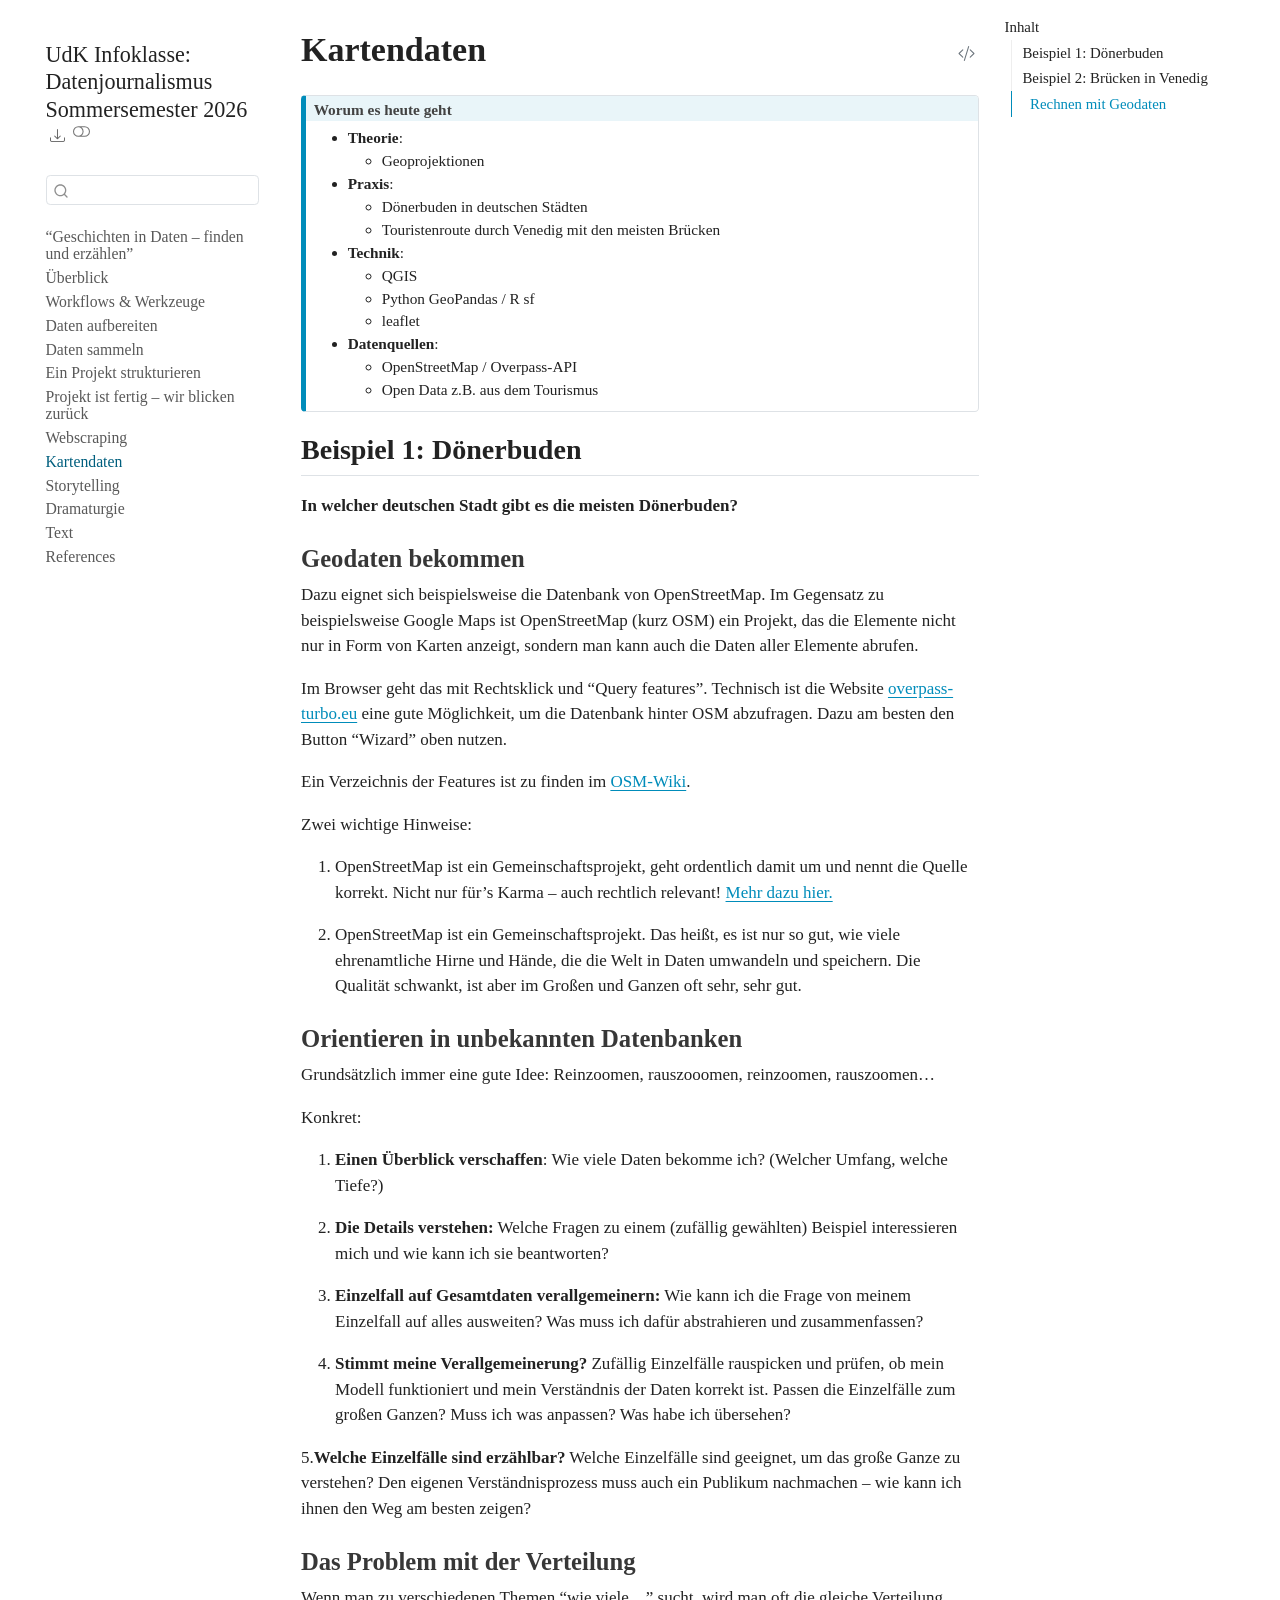
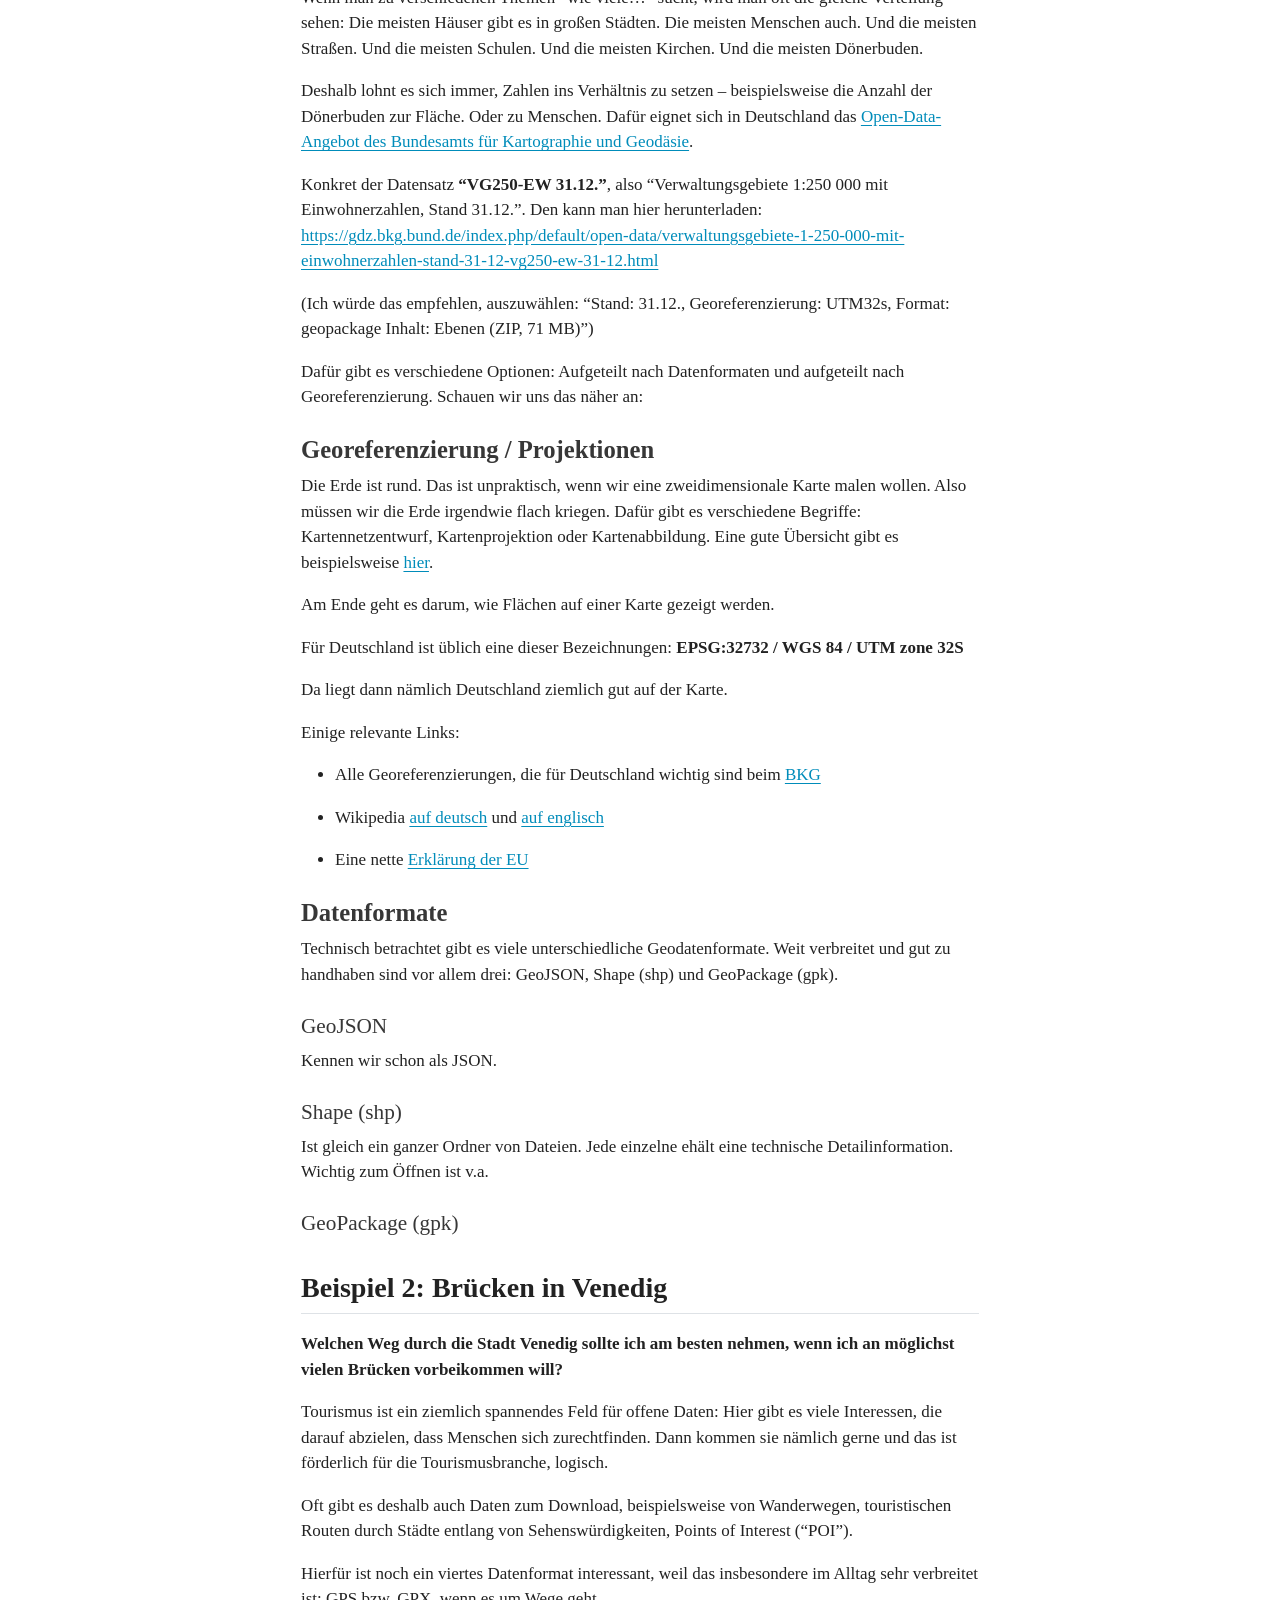
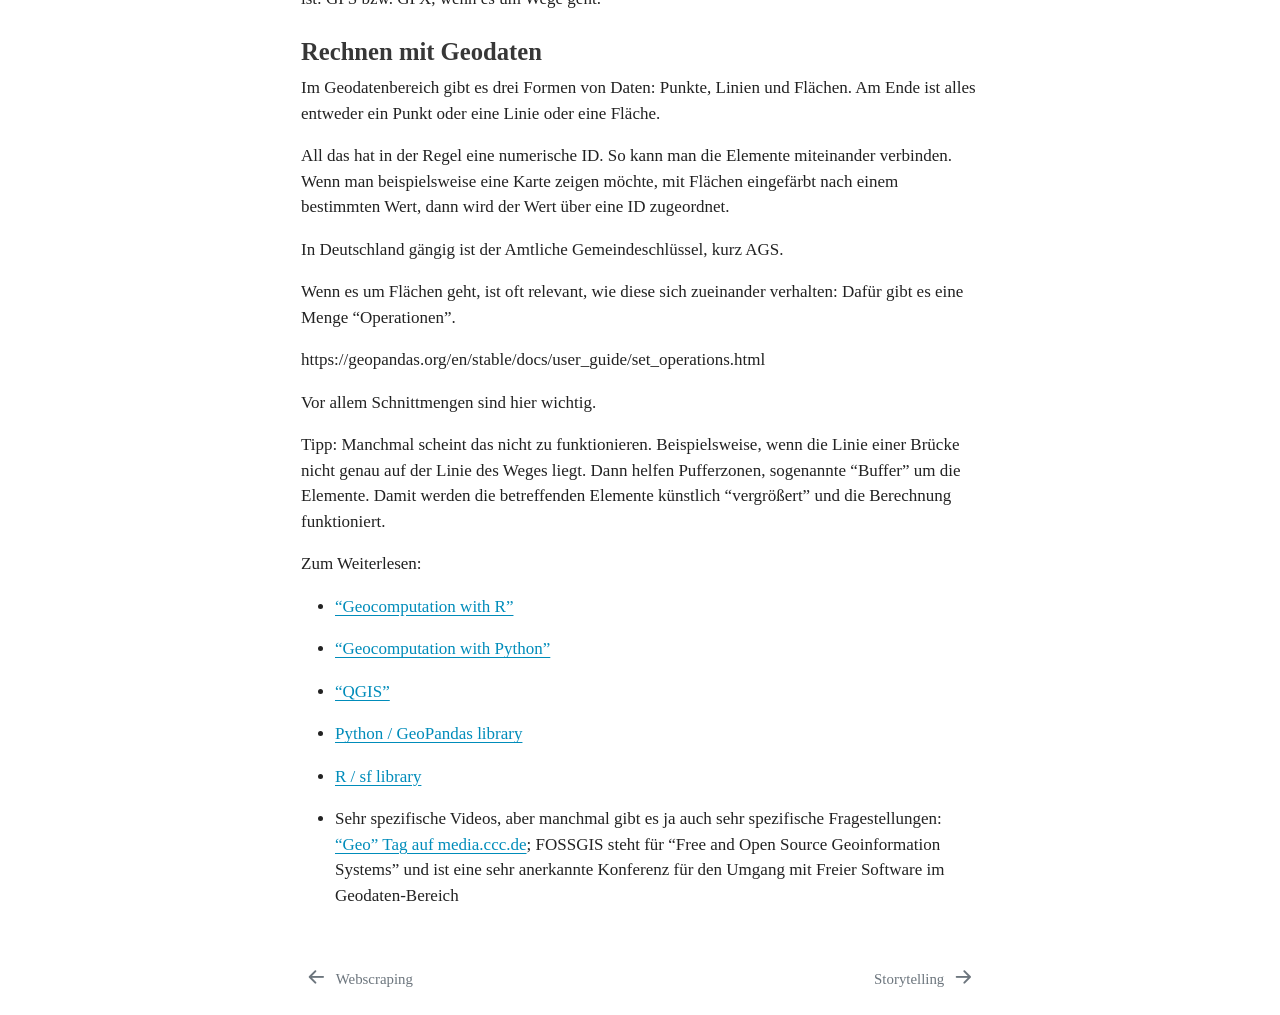
<file: docs/2026-06-18_kartendaten.html>
<!DOCTYPE html>
<html xmlns="http://www.w3.org/1999/xhtml" lang="en" xml:lang="en"><head>

<meta charset="utf-8">
<meta name="generator" content="quarto-1.8.25">

<meta name="viewport" content="width=device-width, initial-scale=1.0, user-scalable=yes">


<title>Kartendaten – UdK Infoklasse: Datenjournalismus Sommersemester 2026</title>
<style>
code{white-space: pre-wrap;}
span.smallcaps{font-variant: small-caps;}
div.columns{display: flex; gap: min(4vw, 1.5em);}
div.column{flex: auto; overflow-x: auto;}
div.hanging-indent{margin-left: 1.5em; text-indent: -1.5em;}
ul.task-list{list-style: none;}
ul.task-list li input[type="checkbox"] {
  width: 0.8em;
  margin: 0 0.8em 0.2em -1em; /* quarto-specific, see https://github.com/quarto-dev/quarto-cli/issues/4556 */ 
  vertical-align: middle;
}
/* CSS for syntax highlighting */
html { -webkit-text-size-adjust: 100%; }
pre > code.sourceCode { white-space: pre; position: relative; }
pre > code.sourceCode > span { display: inline-block; line-height: 1.25; }
pre > code.sourceCode > span:empty { height: 1.2em; }
.sourceCode { overflow: visible; }
code.sourceCode > span { color: inherit; text-decoration: inherit; }
div.sourceCode { margin: 1em 0; }
pre.sourceCode { margin: 0; }
@media screen {
div.sourceCode { overflow: auto; }
}
@media print {
pre > code.sourceCode { white-space: pre-wrap; }
pre > code.sourceCode > span { text-indent: -5em; padding-left: 5em; }
}
pre.numberSource code
  { counter-reset: source-line 0; }
pre.numberSource code > span
  { position: relative; left: -4em; counter-increment: source-line; }
pre.numberSource code > span > a:first-child::before
  { content: counter(source-line);
    position: relative; left: -1em; text-align: right; vertical-align: baseline;
    border: none; display: inline-block;
    -webkit-touch-callout: none; -webkit-user-select: none;
    -khtml-user-select: none; -moz-user-select: none;
    -ms-user-select: none; user-select: none;
    padding: 0 4px; width: 4em;
  }
pre.numberSource { margin-left: 3em;  padding-left: 4px; }
div.sourceCode
  {   }
@media screen {
pre > code.sourceCode > span > a:first-child::before { text-decoration: underline; }
}
</style>


<script src="site_libs/quarto-nav/quarto-nav.js"></script>
<script src="site_libs/quarto-nav/headroom.min.js"></script>
<script src="site_libs/clipboard/clipboard.min.js"></script>
<script src="site_libs/quarto-search/autocomplete.umd.js"></script>
<script src="site_libs/quarto-search/fuse.min.js"></script>
<script src="site_libs/quarto-search/quarto-search.js"></script>
<meta name="quarto:offset" content="./">
<link href="./2026-06-25_storytelling.html" rel="next">
<link href="./2026-06-11_webscraping.html" rel="prev">
<script src="site_libs/quarto-html/quarto.js" type="module"></script>
<script src="site_libs/quarto-html/tabsets/tabsets.js" type="module"></script>
<script src="site_libs/quarto-html/axe/axe-check.js" type="module"></script>
<script src="site_libs/quarto-html/popper.min.js"></script>
<script src="site_libs/quarto-html/tippy.umd.min.js"></script>
<script src="site_libs/quarto-html/anchor.min.js"></script>
<link href="site_libs/quarto-html/tippy.css" rel="stylesheet">
<link href="site_libs/quarto-html/quarto-syntax-highlighting-7b89279ff1a6dce999919e0e67d4d9ec.css" rel="stylesheet" class="quarto-color-scheme" id="quarto-text-highlighting-styles">
<link href="site_libs/quarto-html/quarto-syntax-highlighting-dark-707d8167ce6003fca903bfe2be84ab7f.css" rel="stylesheet" class="quarto-color-scheme quarto-color-alternate" id="quarto-text-highlighting-styles">
<link href="site_libs/quarto-html/quarto-syntax-highlighting-7b89279ff1a6dce999919e0e67d4d9ec.css" rel="stylesheet" class="quarto-color-scheme-extra" id="quarto-text-highlighting-styles">
<script src="site_libs/bootstrap/bootstrap.min.js"></script>
<link href="site_libs/bootstrap/bootstrap-icons.css" rel="stylesheet">
<link href="site_libs/bootstrap/bootstrap-2e5e9cb112419f7b35b2190a13f3c3da.min.css" rel="stylesheet" append-hash="true" class="quarto-color-scheme" id="quarto-bootstrap" data-mode="light">
<link href="site_libs/bootstrap/bootstrap-dark-cbeed4863d8242317d165af4c2a4e0e2.min.css" rel="stylesheet" append-hash="true" class="quarto-color-scheme quarto-color-alternate" id="quarto-bootstrap" data-mode="dark">
<link href="site_libs/bootstrap/bootstrap-2e5e9cb112419f7b35b2190a13f3c3da.min.css" rel="stylesheet" append-hash="true" class="quarto-color-scheme-extra" id="quarto-bootstrap" data-mode="light">
<script id="quarto-search-options" type="application/json">{
  "location": "sidebar",
  "copy-button": false,
  "collapse-after": 3,
  "panel-placement": "start",
  "type": "textbox",
  "limit": 50,
  "keyboard-shortcut": [
    "f",
    "/",
    "s"
  ],
  "show-item-context": false,
  "language": {
    "search-no-results-text": "No results",
    "search-matching-documents-text": "matching documents",
    "search-copy-link-title": "Copy link to search",
    "search-hide-matches-text": "Hide additional matches",
    "search-more-match-text": "more match in this document",
    "search-more-matches-text": "more matches in this document",
    "search-clear-button-title": "Clear",
    "search-text-placeholder": "",
    "search-detached-cancel-button-title": "Cancel",
    "search-submit-button-title": "Submit",
    "search-label": "Search"
  }
}</script>


</head>

<body class="nav-sidebar floating quarto-light"><script id="quarto-html-before-body" type="application/javascript">
    const toggleBodyColorMode = (bsSheetEl) => {
      const mode = bsSheetEl.getAttribute("data-mode");
      const bodyEl = window.document.querySelector("body");
      if (mode === "dark") {
        bodyEl.classList.add("quarto-dark");
        bodyEl.classList.remove("quarto-light");
      } else {
        bodyEl.classList.add("quarto-light");
        bodyEl.classList.remove("quarto-dark");
      }
    }
    const toggleBodyColorPrimary = () => {
      const bsSheetEl = window.document.querySelector("link#quarto-bootstrap:not([rel=disabled-stylesheet])");
      if (bsSheetEl) {
        toggleBodyColorMode(bsSheetEl);
      }
    }
    const setColorSchemeToggle = (alternate) => {
      const toggles = window.document.querySelectorAll('.quarto-color-scheme-toggle');
      for (let i=0; i < toggles.length; i++) {
        const toggle = toggles[i];
        if (toggle) {
          if (alternate) {
            toggle.classList.add("alternate");
          } else {
            toggle.classList.remove("alternate");
          }
        }
      }
    };
    const toggleColorMode = (alternate) => {
      // Switch the stylesheets
      const primaryStylesheets = window.document.querySelectorAll('link.quarto-color-scheme:not(.quarto-color-alternate)');
      const alternateStylesheets = window.document.querySelectorAll('link.quarto-color-scheme.quarto-color-alternate');
      manageTransitions('#quarto-margin-sidebar .nav-link', false);
      if (alternate) {
        // note: dark is layered on light, we don't disable primary!
        enableStylesheet(alternateStylesheets);
        for (const sheetNode of alternateStylesheets) {
          if (sheetNode.id === "quarto-bootstrap") {
            toggleBodyColorMode(sheetNode);
          }
        }
      } else {
        disableStylesheet(alternateStylesheets);
        enableStylesheet(primaryStylesheets)
        toggleBodyColorPrimary();
      }
      manageTransitions('#quarto-margin-sidebar .nav-link', true);
      // Switch the toggles
      setColorSchemeToggle(alternate)
      // Hack to workaround the fact that safari doesn't
      // properly recolor the scrollbar when toggling (#1455)
      if (navigator.userAgent.indexOf('Safari') > 0 && navigator.userAgent.indexOf('Chrome') == -1) {
        manageTransitions("body", false);
        window.scrollTo(0, 1);
        setTimeout(() => {
          window.scrollTo(0, 0);
          manageTransitions("body", true);
        }, 40);
      }
    }
    const disableStylesheet = (stylesheets) => {
      for (let i=0; i < stylesheets.length; i++) {
        const stylesheet = stylesheets[i];
        stylesheet.rel = 'disabled-stylesheet';
      }
    }
    const enableStylesheet = (stylesheets) => {
      for (let i=0; i < stylesheets.length; i++) {
        const stylesheet = stylesheets[i];
        if(stylesheet.rel !== 'stylesheet') { // for Chrome, which will still FOUC without this check
          stylesheet.rel = 'stylesheet';
        }
      }
    }
    const manageTransitions = (selector, allowTransitions) => {
      const els = window.document.querySelectorAll(selector);
      for (let i=0; i < els.length; i++) {
        const el = els[i];
        if (allowTransitions) {
          el.classList.remove('notransition');
        } else {
          el.classList.add('notransition');
        }
      }
    }
    const isFileUrl = () => {
      return window.location.protocol === 'file:';
    }
    const hasAlternateSentinel = () => {
      let styleSentinel = getColorSchemeSentinel();
      if (styleSentinel !== null) {
        return styleSentinel === "alternate";
      } else {
        return false;
      }
    }
    const setStyleSentinel = (alternate) => {
      const value = alternate ? "alternate" : "default";
      if (!isFileUrl()) {
        window.localStorage.setItem("quarto-color-scheme", value);
      } else {
        localAlternateSentinel = value;
      }
    }
    const getColorSchemeSentinel = () => {
      if (!isFileUrl()) {
        const storageValue = window.localStorage.getItem("quarto-color-scheme");
        return storageValue != null ? storageValue : localAlternateSentinel;
      } else {
        return localAlternateSentinel;
      }
    }
    const toggleGiscusIfUsed = (isAlternate, darkModeDefault) => {
      const baseTheme = document.querySelector('#giscus-base-theme')?.value ?? 'light';
      const alternateTheme = document.querySelector('#giscus-alt-theme')?.value ?? 'dark';
      let newTheme = '';
      if(authorPrefersDark) {
        newTheme = isAlternate ? baseTheme : alternateTheme;
      } else {
        newTheme = isAlternate ? alternateTheme : baseTheme;
      }
      const changeGiscusTheme = () => {
        // From: https://github.com/giscus/giscus/issues/336
        const sendMessage = (message) => {
          const iframe = document.querySelector('iframe.giscus-frame');
          if (!iframe) return;
          iframe.contentWindow.postMessage({ giscus: message }, 'https://giscus.app');
        }
        sendMessage({
          setConfig: {
            theme: newTheme
          }
        });
      }
      const isGiscussLoaded = window.document.querySelector('iframe.giscus-frame') !== null;
      if (isGiscussLoaded) {
        changeGiscusTheme();
      }
    };
    const authorPrefersDark = false;
    const darkModeDefault = authorPrefersDark;
      document.querySelector('link#quarto-text-highlighting-styles.quarto-color-scheme-extra').rel = 'disabled-stylesheet';
      document.querySelector('link#quarto-bootstrap.quarto-color-scheme-extra').rel = 'disabled-stylesheet';
    let localAlternateSentinel = darkModeDefault ? 'alternate' : 'default';
    // Dark / light mode switch
    window.quartoToggleColorScheme = () => {
      // Read the current dark / light value
      let toAlternate = !hasAlternateSentinel();
      toggleColorMode(toAlternate);
      setStyleSentinel(toAlternate);
      toggleGiscusIfUsed(toAlternate, darkModeDefault);
      window.dispatchEvent(new Event('resize'));
    };
    // Switch to dark mode if need be
    if (hasAlternateSentinel()) {
      toggleColorMode(true);
    } else {
      toggleColorMode(false);
    }
  </script>

<div id="quarto-search-results"></div>
  <header id="quarto-header" class="headroom fixed-top">
  <nav class="quarto-secondary-nav">
    <div class="container-fluid d-flex">
      <button type="button" class="quarto-btn-toggle btn" data-bs-toggle="collapse" role="button" data-bs-target=".quarto-sidebar-collapse-item" aria-controls="quarto-sidebar" aria-expanded="false" aria-label="Toggle sidebar navigation" onclick="if (window.quartoToggleHeadroom) { window.quartoToggleHeadroom(); }">
        <i class="bi bi-layout-text-sidebar-reverse"></i>
      </button>
        <nav class="quarto-page-breadcrumbs" aria-label="breadcrumb"><ol class="breadcrumb"><li class="breadcrumb-item"><a href="./2026-06-18_kartendaten.html"><span class="chapter-title">Kartendaten</span></a></li></ol></nav>
        <a class="flex-grow-1" role="navigation" data-bs-toggle="collapse" data-bs-target=".quarto-sidebar-collapse-item" aria-controls="quarto-sidebar" aria-expanded="false" aria-label="Toggle sidebar navigation" onclick="if (window.quartoToggleHeadroom) { window.quartoToggleHeadroom(); }">      
        </a>
      <button type="button" class="btn quarto-search-button" aria-label="Search" onclick="window.quartoOpenSearch();">
        <i class="bi bi-search"></i>
      </button>
    </div>
  </nav>
</header>
<!-- content -->
<div id="quarto-content" class="quarto-container page-columns page-rows-contents page-layout-article">
<!-- sidebar -->
  <nav id="quarto-sidebar" class="sidebar collapse collapse-horizontal quarto-sidebar-collapse-item sidebar-navigation floating overflow-auto">
    <div class="pt-lg-2 mt-2 text-left sidebar-header sidebar-header-stacked">
      <a href="./index.html" class="sidebar-logo-link">
      </a>
    <div class="sidebar-title mb-0 py-0">
      <a href="./">UdK Infoklasse: Datenjournalismus Sommersemester 2026</a> 
        <div class="sidebar-tools-main">
    <div class="dropdown">
      <a href="" title="Download" id="quarto-navigation-tool-dropdown-0" class="quarto-navigation-tool dropdown-toggle px-1" data-bs-toggle="dropdown" aria-expanded="false" role="link" aria-label="Download"><i class="bi bi-download"></i></a>
      <ul class="dropdown-menu" aria-labelledby="quarto-navigation-tool-dropdown-0">
          <li>
            <a class="dropdown-item sidebar-tools-main-item" href="./UdK-Infoklasse--Datenjournalismus-Sommersemester-2026.pdf">
              <i class="bi bi-file-pdf pe-1"></i>
            Download PDF
            </a>
          </li>
          <li>
            <a class="dropdown-item sidebar-tools-main-item" href="./UdK-Infoklasse--Datenjournalismus-Sommersemester-2026.epub">
              <i class="bi bi-journal pe-1"></i>
            Download ePub
            </a>
          </li>
      </ul>
    </div>
  <a href="" class="quarto-color-scheme-toggle quarto-navigation-tool  px-1" onclick="window.quartoToggleColorScheme(); return false;" title="Toggle dark mode"><i class="bi"></i></a>
</div>
    </div>
      </div>
        <div class="mt-2 flex-shrink-0 align-items-center">
        <div class="sidebar-search">
        <div id="quarto-search" class="" title="Search"></div>
        </div>
        </div>
    <div class="sidebar-menu-container"> 
    <ul class="list-unstyled mt-1">
        <li class="sidebar-item">
  <div class="sidebar-item-container"> 
  <a href="./index.html" class="sidebar-item-text sidebar-link"><span class="chapter-title">“Geschichten in Daten – finden und erzählen”</span></a>
  </div>
</li>
        <li class="sidebar-item">
  <div class="sidebar-item-container"> 
  <a href="./2026-04-16_intro.html" class="sidebar-item-text sidebar-link"><span class="chapter-title">Überblick</span></a>
  </div>
</li>
        <li class="sidebar-item">
  <div class="sidebar-item-container"> 
  <a href="./2026-04-23_werkzeuge.html" class="sidebar-item-text sidebar-link"><span class="chapter-title">Workflows &amp; Werkzeuge</span></a>
  </div>
</li>
        <li class="sidebar-item">
  <div class="sidebar-item-container"> 
  <a href="./2026-04-30_aufbereitung.html" class="sidebar-item-text sidebar-link"><span class="chapter-title">Daten aufbereiten</span></a>
  </div>
</li>
        <li class="sidebar-item">
  <div class="sidebar-item-container"> 
  <a href="./2026-05-07_sammeln.html" class="sidebar-item-text sidebar-link"><span class="chapter-title">Daten sammeln</span></a>
  </div>
</li>
        <li class="sidebar-item">
  <div class="sidebar-item-container"> 
  <a href="./2026-05-21_struktur.html" class="sidebar-item-text sidebar-link"><span class="chapter-title">Ein Projekt strukturieren</span></a>
  </div>
</li>
        <li class="sidebar-item">
  <div class="sidebar-item-container"> 
  <a href="./2026-06-04_feedback.html" class="sidebar-item-text sidebar-link"><span class="chapter-title">Projekt ist fertig – wir blicken zurück</span></a>
  </div>
</li>
        <li class="sidebar-item">
  <div class="sidebar-item-container"> 
  <a href="./2026-06-11_webscraping.html" class="sidebar-item-text sidebar-link"><span class="chapter-title">Webscraping</span></a>
  </div>
</li>
        <li class="sidebar-item">
  <div class="sidebar-item-container"> 
  <a href="./2026-06-18_kartendaten.html" class="sidebar-item-text sidebar-link active"><span class="chapter-title">Kartendaten</span></a>
  </div>
</li>
        <li class="sidebar-item">
  <div class="sidebar-item-container"> 
  <a href="./2026-06-25_storytelling.html" class="sidebar-item-text sidebar-link"><span class="chapter-title">Storytelling</span></a>
  </div>
</li>
        <li class="sidebar-item">
  <div class="sidebar-item-container"> 
  <a href="./2026-07-02_dramaturgie.html" class="sidebar-item-text sidebar-link"><span class="chapter-title">Dramaturgie</span></a>
  </div>
</li>
        <li class="sidebar-item">
  <div class="sidebar-item-container"> 
  <a href="./2026-07-09_text.html" class="sidebar-item-text sidebar-link"><span class="chapter-title">Text</span></a>
  </div>
</li>
        <li class="sidebar-item">
  <div class="sidebar-item-container"> 
  <a href="./references.html" class="sidebar-item-text sidebar-link"><span class="chapter-title">References</span></a>
  </div>
</li>
    </ul>
    </div>
</nav>
<div id="quarto-sidebar-glass" class="quarto-sidebar-collapse-item" data-bs-toggle="collapse" data-bs-target=".quarto-sidebar-collapse-item"></div>
<!-- margin-sidebar -->
    <div id="quarto-margin-sidebar" class="sidebar margin-sidebar">
        <nav id="TOC" role="doc-toc" class="toc-active">
    <h2 id="toc-title">Inhalt</h2>
   
  <ul>
  <li><a href="#beispiel-1-dönerbuden" id="toc-beispiel-1-dönerbuden" class="nav-link active" data-scroll-target="#beispiel-1-dönerbuden">Beispiel 1: Dönerbuden</a>
  <ul class="collapse">
  <li><a href="#geodaten-bekommen" id="toc-geodaten-bekommen" class="nav-link" data-scroll-target="#geodaten-bekommen">Geodaten bekommen</a></li>
  <li><a href="#orientieren-in-unbekannten-datenbanken" id="toc-orientieren-in-unbekannten-datenbanken" class="nav-link" data-scroll-target="#orientieren-in-unbekannten-datenbanken">Orientieren in unbekannten Datenbanken</a></li>
  <li><a href="#das-problem-mit-der-verteilung" id="toc-das-problem-mit-der-verteilung" class="nav-link" data-scroll-target="#das-problem-mit-der-verteilung">Das Problem mit der Verteilung</a></li>
  <li><a href="#georeferenzierung-projektionen" id="toc-georeferenzierung-projektionen" class="nav-link" data-scroll-target="#georeferenzierung-projektionen">Georeferenzierung / Projektionen</a></li>
  <li><a href="#datenformate" id="toc-datenformate" class="nav-link" data-scroll-target="#datenformate">Datenformate</a></li>
  </ul></li>
  <li><a href="#beispiel-2-brücken-in-venedig" id="toc-beispiel-2-brücken-in-venedig" class="nav-link" data-scroll-target="#beispiel-2-brücken-in-venedig">Beispiel 2: Brücken in Venedig</a>
  <ul class="collapse">
  <li><a href="#rechnen-mit-geodaten" id="toc-rechnen-mit-geodaten" class="nav-link" data-scroll-target="#rechnen-mit-geodaten">Rechnen mit Geodaten</a></li>
  </ul></li>
  </ul>
</nav>
    </div>
<!-- main -->
<main class="content" id="quarto-document-content">


<header id="title-block-header" class="quarto-title-block default">
<div class="quarto-title">
<div class="quarto-title-block"><div><h1 class="title"><span class="chapter-title">Kartendaten</span></h1><button type="button" class="btn code-tools-button" id="quarto-code-tools-source"><i class="bi"></i></button></div></div>
</div>



<div class="quarto-title-meta">

    
  
    
  </div>
  


</header>


<div class="callout callout-style-default callout-note no-icon callout-titled">
<div class="callout-header d-flex align-content-center">
<div class="callout-icon-container">
<i class="callout-icon no-icon"></i>
</div>
<div class="callout-title-container flex-fill">
<span class="screen-reader-only">Note</span>Worum es heute geht
</div>
</div>
<div class="callout-body-container callout-body">
<ul>
<li><strong>Theorie</strong>:
<ul>
<li>Geoprojektionen</li>
</ul></li>
<li><strong>Praxis</strong>:
<ul>
<li>Dönerbuden in deutschen Städten</li>
<li>Touristenroute durch Venedig mit den meisten Brücken</li>
</ul></li>
<li><strong>Technik</strong>:
<ul>
<li>QGIS</li>
<li>Python GeoPandas / R sf</li>
<li>leaflet</li>
</ul></li>
<li><strong>Datenquellen</strong>:
<ul>
<li>OpenStreetMap / Overpass-API</li>
<li>Open Data z.B. aus dem Tourismus</li>
</ul></li>
</ul>
</div>
</div>
<section id="beispiel-1-dönerbuden" class="level2">
<h2 class="anchored" data-anchor-id="beispiel-1-dönerbuden">Beispiel 1: Dönerbuden</h2>
<p><strong>In welcher deutschen Stadt gibt es die meisten Dönerbuden?</strong></p>
<section id="geodaten-bekommen" class="level3">
<h3 class="anchored" data-anchor-id="geodaten-bekommen">Geodaten bekommen</h3>
<p>Dazu eignet sich beispielsweise die Datenbank von OpenStreetMap. Im Gegensatz zu beispielsweise Google Maps ist OpenStreetMap (kurz OSM) ein Projekt, das die Elemente nicht nur in Form von Karten anzeigt, sondern man kann auch die Daten aller Elemente abrufen.</p>
<p>Im Browser geht das mit Rechtsklick und “Query features”. Technisch ist die Website <a href="https://overpass-turbo.eu">overpass-turbo.eu</a> eine gute Möglichkeit, um die Datenbank hinter OSM abzufragen. Dazu am besten den Button “Wizard” oben nutzen.</p>
<p>Ein Verzeichnis der Features ist zu finden im <a href="https://wiki.openstreetmap.org/wiki/Map_features">OSM-Wiki</a>.</p>
<p>Zwei wichtige Hinweise:</p>
<ol type="1">
<li><p>OpenStreetMap ist ein Gemeinschaftsprojekt, geht ordentlich damit um und nennt die Quelle korrekt. Nicht nur für’s Karma – auch rechtlich relevant! <a href="https://openstreetmap.de/nutzen/namensnennung/">Mehr dazu hier.</a></p></li>
<li><p>OpenStreetMap ist ein Gemeinschaftsprojekt. Das heißt, es ist nur so gut, wie viele ehrenamtliche Hirne und Hände, die die Welt in Daten umwandeln und speichern. Die Qualität schwankt, ist aber im Großen und Ganzen oft sehr, sehr gut.</p></li>
</ol>
</section>
<section id="orientieren-in-unbekannten-datenbanken" class="level3">
<h3 class="anchored" data-anchor-id="orientieren-in-unbekannten-datenbanken">Orientieren in unbekannten Datenbanken</h3>
<p>Grundsätzlich immer eine gute Idee: Reinzoomen, rauszooomen, reinzoomen, rauszoomen…</p>
<p>Konkret:</p>
<ol type="1">
<li><p><strong>Einen Überblick verschaffen</strong>: Wie viele Daten bekomme ich? (Welcher Umfang, welche Tiefe?)</p></li>
<li><p><strong>Die Details verstehen:</strong> Welche Fragen zu einem (zufällig gewählten) Beispiel interessieren mich und wie kann ich sie beantworten?</p></li>
<li><p><strong>Einzelfall auf Gesamtdaten verallgemeinern:</strong> Wie kann ich die Frage von meinem Einzelfall auf alles ausweiten? Was muss ich dafür abstrahieren und zusammenfassen?</p></li>
<li><p><strong>Stimmt meine Verallgemeinerung?</strong> Zufällig Einzelfälle rauspicken und prüfen, ob mein Modell funktioniert und mein Verständnis der Daten korrekt ist. Passen die Einzelfälle zum großen Ganzen? Muss ich was anpassen? Was habe ich übersehen?</p></li>
</ol>
<p>5.<strong>Welche Einzelfälle sind erzählbar?</strong> Welche Einzelfälle sind geeignet, um das große Ganze zu verstehen? Den eigenen Verständnisprozess muss auch ein Publikum nachmachen – wie kann ich ihnen den Weg am besten zeigen?</p>
</section>
<section id="das-problem-mit-der-verteilung" class="level3">
<h3 class="anchored" data-anchor-id="das-problem-mit-der-verteilung">Das Problem mit der Verteilung</h3>
<p>Wenn man zu verschiedenen Themen “wie viele…” sucht, wird man oft die gleiche Verteilung sehen: Die meisten Häuser gibt es in großen Städten. Die meisten Menschen auch. Und die meisten Straßen. Und die meisten Schulen. Und die meisten Kirchen. Und die meisten Dönerbuden.</p>
<p>Deshalb lohnt es sich immer, Zahlen ins Verhältnis zu setzen – beispielsweise die Anzahl der Dönerbuden zur Fläche. Oder zu Menschen. Dafür eignet sich in Deutschland das <a href="https://www.bkg.bund.de/DE/Produkte-und-Dienste/GDZ/OpenData/OpenData.html">Open-Data-Angebot des Bundesamts für Kartographie und Geodäsie</a>.</p>
<p>Konkret der Datensatz <strong>“VG250-EW 31.12.”</strong>, also “Verwaltungsgebiete 1:250 000 mit Einwohnerzahlen, Stand 31.12.”. Den kann man hier herunterladen: <a href="https://gdz.bkg.bund.de/index.php/default/open-data/verwaltungsgebiete-1-250-000-mit-einwohnerzahlen-stand-31-12-vg250-ew-31-12.html">https://gdz.bkg.bund.de/index.php/default/open-data/verwaltungsgebiete-1-250-000-mit-einwohnerzahlen-stand-31-12-vg250-ew-31-12.html</a></p>
<p>(Ich würde das empfehlen, auszuwählen: “Stand: 31.12., Georeferenzierung: UTM32s, Format: geopackage Inhalt: Ebenen (ZIP, 71 MB)”)</p>
<p>Dafür gibt es verschiedene Optionen: Aufgeteilt nach Datenformaten und aufgeteilt nach Georeferenzierung. Schauen wir uns das näher an:</p>
</section>
<section id="georeferenzierung-projektionen" class="level3">
<h3 class="anchored" data-anchor-id="georeferenzierung-projektionen">Georeferenzierung / Projektionen</h3>
<p>Die Erde ist rund. Das ist unpraktisch, wenn wir eine zweidimensionale Karte malen wollen. Also müssen wir die Erde irgendwie flach kriegen. Dafür gibt es verschiedene Begriffe: Kartennetzentwurf, Kartenprojektion oder Kartenabbildung. Eine gute Übersicht gibt es beispielsweise <a href="https://www.map-projections.net/singleview.php">hier</a>.</p>
<p>Am Ende geht es darum, wie Flächen auf einer Karte gezeigt werden.</p>
<p>Für Deutschland ist üblich eine dieser Bezeichnungen: <strong>EPSG:32732 / WGS 84 / UTM zone 32S</strong></p>
<p>Da liegt dann nämlich Deutschland ziemlich gut auf der Karte.</p>
<p>Einige relevante Links:</p>
<ul>
<li><p>Alle Georeferenzierungen, die für Deutschland wichtig sind beim <a href="https://gdz.bkg.bund.de/index.php/default/georeferenzierungen/">BKG</a></p></li>
<li><p>Wikipedia <a href="https://de.wikipedia.org/wiki/Kartennetzentwurf">auf deutsch</a> und <a href="https://en.wikipedia.org/wiki/Map_projection">auf englisch</a></p></li>
<li><p>Eine nette <a href="https://data.europa.eu/apps/data-visualisation-guide/map-projections">Erklärung der EU</a></p></li>
</ul>
</section>
<section id="datenformate" class="level3">
<h3 class="anchored" data-anchor-id="datenformate">Datenformate</h3>
<p>Technisch betrachtet gibt es viele unterschiedliche Geodatenformate. Weit verbreitet und gut zu handhaben sind vor allem drei: GeoJSON, Shape (shp) und GeoPackage (gpk).</p>
<section id="geojson" class="level4">
<h4 class="anchored" data-anchor-id="geojson">GeoJSON</h4>
<p>Kennen wir schon als JSON.</p>
</section>
<section id="shape-shp" class="level4">
<h4 class="anchored" data-anchor-id="shape-shp">Shape (shp)</h4>
<p>Ist gleich ein ganzer Ordner von Dateien. Jede einzelne ehält eine technische Detailinformation. Wichtig zum Öffnen ist v.a.</p>
</section>
<section id="geopackage-gpk" class="level4">
<h4 class="anchored" data-anchor-id="geopackage-gpk">GeoPackage (gpk)</h4>
</section>
</section>
</section>
<section id="beispiel-2-brücken-in-venedig" class="level2">
<h2 class="anchored" data-anchor-id="beispiel-2-brücken-in-venedig">Beispiel 2: Brücken in Venedig</h2>
<p><strong>Welchen Weg durch die Stadt Venedig sollte ich am besten nehmen, wenn ich an möglichst vielen Brücken vorbeikommen will?</strong></p>
<p>Tourismus ist ein ziemlich spannendes Feld für offene Daten: Hier gibt es viele Interessen, die darauf abzielen, dass Menschen sich zurechtfinden. Dann kommen sie nämlich gerne und das ist förderlich für die Tourismusbranche, logisch.</p>
<p>Oft gibt es deshalb auch Daten zum Download, beispielsweise von Wanderwegen, touristischen Routen durch Städte entlang von Sehenswürdigkeiten, Points of Interest (“POI”).</p>
<p>Hierfür ist noch ein viertes Datenformat interessant, weil das insbesondere im Alltag sehr verbreitet ist: GPS bzw. GPX, wenn es um Wege geht.</p>
<section id="rechnen-mit-geodaten" class="level3">
<h3 class="anchored" data-anchor-id="rechnen-mit-geodaten">Rechnen mit Geodaten</h3>
<p>Im Geodatenbereich gibt es drei Formen von Daten: Punkte, Linien und Flächen. Am Ende ist alles entweder ein Punkt oder eine Linie oder eine Fläche.</p>
<p>All das hat in der Regel eine numerische ID. So kann man die Elemente miteinander verbinden. Wenn man beispielsweise eine Karte zeigen möchte, mit Flächen eingefärbt nach einem bestimmten Wert, dann wird der Wert über eine ID zugeordnet.</p>
<p>In Deutschland gängig ist der Amtliche Gemeindeschlüssel, kurz AGS.</p>
<p>Wenn es um Flächen geht, ist oft relevant, wie diese sich zueinander verhalten: Dafür gibt es eine Menge “Operationen”.</p>
<p>https://geopandas.org/en/stable/docs/user_guide/set_operations.html</p>
<p>Vor allem Schnittmengen sind hier wichtig.</p>
<p>Tipp: Manchmal scheint das nicht zu funktionieren. Beispielsweise, wenn die Linie einer Brücke nicht genau auf der Linie des Weges liegt. Dann helfen Pufferzonen, sogenannte “Buffer” um die Elemente. Damit werden die betreffenden Elemente künstlich “vergrößert” und die Berechnung funktioniert.</p>
<p>Zum Weiterlesen:</p>
<ul>
<li><p><a href="https://r.geocompx.org/">“Geocomputation with R”</a></p></li>
<li><p><a href="https://py.geocompx.org/">“Geocomputation with Python”</a></p></li>
<li><p><a href="https://docs.qgis.org/3.44/en/docs/training_manual/index.html">“QGIS”</a></p></li>
<li><p><a href="https://geopandas.org/en/stable/getting_started/introduction.html">Python / GeoPandas library</a></p></li>
<li><p><a href="https://r-spatial.github.io/sf/">R / sf library</a></p></li>
<li><p>Sehr spezifische Videos, aber manchmal gibt es ja auch sehr spezifische Fragestellungen: <a href="https://media.ccc.de/b/conferences/geo">“Geo” Tag auf media.ccc.de</a>; FOSSGIS steht für “Free and Open Source Geoinformation Systems” und ist eine sehr anerkannte Konferenz für den Umgang mit Freier Software im Geodaten-Bereich</p></li>
</ul>


<!-- -->

</section>
</section>

</main> <!-- /main -->
<script id="quarto-html-after-body" type="application/javascript">
  window.document.addEventListener("DOMContentLoaded", function (event) {
    // Ensure there is a toggle, if there isn't float one in the top right
    if (window.document.querySelector('.quarto-color-scheme-toggle') === null) {
      const a = window.document.createElement('a');
      a.classList.add('top-right');
      a.classList.add('quarto-color-scheme-toggle');
      a.href = "";
      a.onclick = function() { try { window.quartoToggleColorScheme(); } catch {} return false; };
      const i = window.document.createElement("i");
      i.classList.add('bi');
      a.appendChild(i);
      window.document.body.appendChild(a);
    }
    setColorSchemeToggle(hasAlternateSentinel())
    const icon = "";
    const anchorJS = new window.AnchorJS();
    anchorJS.options = {
      placement: 'right',
      icon: icon
    };
    anchorJS.add('.anchored');
    const isCodeAnnotation = (el) => {
      for (const clz of el.classList) {
        if (clz.startsWith('code-annotation-')) {                     
          return true;
        }
      }
      return false;
    }
    const onCopySuccess = function(e) {
      // button target
      const button = e.trigger;
      // don't keep focus
      button.blur();
      // flash "checked"
      button.classList.add('code-copy-button-checked');
      var currentTitle = button.getAttribute("title");
      button.setAttribute("title", "Copied!");
      let tooltip;
      if (window.bootstrap) {
        button.setAttribute("data-bs-toggle", "tooltip");
        button.setAttribute("data-bs-placement", "left");
        button.setAttribute("data-bs-title", "Copied!");
        tooltip = new bootstrap.Tooltip(button, 
          { trigger: "manual", 
            customClass: "code-copy-button-tooltip",
            offset: [0, -8]});
        tooltip.show();    
      }
      setTimeout(function() {
        if (tooltip) {
          tooltip.hide();
          button.removeAttribute("data-bs-title");
          button.removeAttribute("data-bs-toggle");
          button.removeAttribute("data-bs-placement");
        }
        button.setAttribute("title", currentTitle);
        button.classList.remove('code-copy-button-checked');
      }, 1000);
      // clear code selection
      e.clearSelection();
    }
    const getTextToCopy = function(trigger) {
      const outerScaffold = trigger.parentElement.cloneNode(true);
      const codeEl = outerScaffold.querySelector('code');
      for (const childEl of codeEl.children) {
        if (isCodeAnnotation(childEl)) {
          childEl.remove();
        }
      }
      return codeEl.innerText;
    }
    const clipboard = new window.ClipboardJS('.code-copy-button:not([data-in-quarto-modal])', {
      text: getTextToCopy
    });
    clipboard.on('success', onCopySuccess);
    if (window.document.getElementById('quarto-embedded-source-code-modal')) {
      const clipboardModal = new window.ClipboardJS('.code-copy-button[data-in-quarto-modal]', {
        text: getTextToCopy,
        container: window.document.getElementById('quarto-embedded-source-code-modal')
      });
      clipboardModal.on('success', onCopySuccess);
    }
    const viewSource = window.document.getElementById('quarto-view-source') ||
                       window.document.getElementById('quarto-code-tools-source');
    if (viewSource) {
      const sourceUrl = viewSource.getAttribute("data-quarto-source-url");
      viewSource.addEventListener("click", function(e) {
        if (sourceUrl) {
          // rstudio viewer pane
          if (/\bcapabilities=\b/.test(window.location)) {
            window.open(sourceUrl);
          } else {
            window.location.href = sourceUrl;
          }
        } else {
          const modal = new bootstrap.Modal(document.getElementById('quarto-embedded-source-code-modal'));
          modal.show();
        }
        return false;
      });
    }
    function toggleCodeHandler(show) {
      return function(e) {
        const detailsSrc = window.document.querySelectorAll(".cell > details > .sourceCode");
        for (let i=0; i<detailsSrc.length; i++) {
          const details = detailsSrc[i].parentElement;
          if (show) {
            details.open = true;
          } else {
            details.removeAttribute("open");
          }
        }
        const cellCodeDivs = window.document.querySelectorAll(".cell > .sourceCode");
        const fromCls = show ? "hidden" : "unhidden";
        const toCls = show ? "unhidden" : "hidden";
        for (let i=0; i<cellCodeDivs.length; i++) {
          const codeDiv = cellCodeDivs[i];
          if (codeDiv.classList.contains(fromCls)) {
            codeDiv.classList.remove(fromCls);
            codeDiv.classList.add(toCls);
          } 
        }
        return false;
      }
    }
    const hideAllCode = window.document.getElementById("quarto-hide-all-code");
    if (hideAllCode) {
      hideAllCode.addEventListener("click", toggleCodeHandler(false));
    }
    const showAllCode = window.document.getElementById("quarto-show-all-code");
    if (showAllCode) {
      showAllCode.addEventListener("click", toggleCodeHandler(true));
    }
      var localhostRegex = new RegExp(/^(?:http|https):\/\/localhost\:?[0-9]*\//);
      var mailtoRegex = new RegExp(/^mailto:/);
        var filterRegex = new RegExp('/' + window.location.host + '/');
      var isInternal = (href) => {
          return filterRegex.test(href) || localhostRegex.test(href) || mailtoRegex.test(href);
      }
      // Inspect non-navigation links and adorn them if external
     var links = window.document.querySelectorAll('a[href]:not(.nav-link):not(.navbar-brand):not(.toc-action):not(.sidebar-link):not(.sidebar-item-toggle):not(.pagination-link):not(.no-external):not([aria-hidden]):not(.dropdown-item):not(.quarto-navigation-tool):not(.about-link)');
      for (var i=0; i<links.length; i++) {
        const link = links[i];
        if (!isInternal(link.href)) {
          // undo the damage that might have been done by quarto-nav.js in the case of
          // links that we want to consider external
          if (link.dataset.originalHref !== undefined) {
            link.href = link.dataset.originalHref;
          }
        }
      }
    function tippyHover(el, contentFn, onTriggerFn, onUntriggerFn) {
      const config = {
        allowHTML: true,
        maxWidth: 500,
        delay: 100,
        arrow: false,
        appendTo: function(el) {
            return el.parentElement;
        },
        interactive: true,
        interactiveBorder: 10,
        theme: 'quarto',
        placement: 'bottom-start',
      };
      if (contentFn) {
        config.content = contentFn;
      }
      if (onTriggerFn) {
        config.onTrigger = onTriggerFn;
      }
      if (onUntriggerFn) {
        config.onUntrigger = onUntriggerFn;
      }
      window.tippy(el, config); 
    }
    const noterefs = window.document.querySelectorAll('a[role="doc-noteref"]');
    for (var i=0; i<noterefs.length; i++) {
      const ref = noterefs[i];
      tippyHover(ref, function() {
        // use id or data attribute instead here
        let href = ref.getAttribute('data-footnote-href') || ref.getAttribute('href');
        try { href = new URL(href).hash; } catch {}
        const id = href.replace(/^#\/?/, "");
        const note = window.document.getElementById(id);
        if (note) {
          return note.innerHTML;
        } else {
          return "";
        }
      });
    }
    const xrefs = window.document.querySelectorAll('a.quarto-xref');
    const processXRef = (id, note) => {
      // Strip column container classes
      const stripColumnClz = (el) => {
        el.classList.remove("page-full", "page-columns");
        if (el.children) {
          for (const child of el.children) {
            stripColumnClz(child);
          }
        }
      }
      stripColumnClz(note)
      if (id === null || id.startsWith('sec-')) {
        // Special case sections, only their first couple elements
        const container = document.createElement("div");
        if (note.children && note.children.length > 2) {
          container.appendChild(note.children[0].cloneNode(true));
          for (let i = 1; i < note.children.length; i++) {
            const child = note.children[i];
            if (child.tagName === "P" && child.innerText === "") {
              continue;
            } else {
              container.appendChild(child.cloneNode(true));
              break;
            }
          }
          if (window.Quarto?.typesetMath) {
            window.Quarto.typesetMath(container);
          }
          return container.innerHTML
        } else {
          if (window.Quarto?.typesetMath) {
            window.Quarto.typesetMath(note);
          }
          return note.innerHTML;
        }
      } else {
        // Remove any anchor links if they are present
        const anchorLink = note.querySelector('a.anchorjs-link');
        if (anchorLink) {
          anchorLink.remove();
        }
        if (window.Quarto?.typesetMath) {
          window.Quarto.typesetMath(note);
        }
        if (note.classList.contains("callout")) {
          return note.outerHTML;
        } else {
          return note.innerHTML;
        }
      }
    }
    for (var i=0; i<xrefs.length; i++) {
      const xref = xrefs[i];
      tippyHover(xref, undefined, function(instance) {
        instance.disable();
        let url = xref.getAttribute('href');
        let hash = undefined; 
        if (url.startsWith('#')) {
          hash = url;
        } else {
          try { hash = new URL(url).hash; } catch {}
        }
        if (hash) {
          const id = hash.replace(/^#\/?/, "");
          const note = window.document.getElementById(id);
          if (note !== null) {
            try {
              const html = processXRef(id, note.cloneNode(true));
              instance.setContent(html);
            } finally {
              instance.enable();
              instance.show();
            }
          } else {
            // See if we can fetch this
            fetch(url.split('#')[0])
            .then(res => res.text())
            .then(html => {
              const parser = new DOMParser();
              const htmlDoc = parser.parseFromString(html, "text/html");
              const note = htmlDoc.getElementById(id);
              if (note !== null) {
                const html = processXRef(id, note);
                instance.setContent(html);
              } 
            }).finally(() => {
              instance.enable();
              instance.show();
            });
          }
        } else {
          // See if we can fetch a full url (with no hash to target)
          // This is a special case and we should probably do some content thinning / targeting
          fetch(url)
          .then(res => res.text())
          .then(html => {
            const parser = new DOMParser();
            const htmlDoc = parser.parseFromString(html, "text/html");
            const note = htmlDoc.querySelector('main.content');
            if (note !== null) {
              // This should only happen for chapter cross references
              // (since there is no id in the URL)
              // remove the first header
              if (note.children.length > 0 && note.children[0].tagName === "HEADER") {
                note.children[0].remove();
              }
              const html = processXRef(null, note);
              instance.setContent(html);
            } 
          }).finally(() => {
            instance.enable();
            instance.show();
          });
        }
      }, function(instance) {
      });
    }
        let selectedAnnoteEl;
        const selectorForAnnotation = ( cell, annotation) => {
          let cellAttr = 'data-code-cell="' + cell + '"';
          let lineAttr = 'data-code-annotation="' +  annotation + '"';
          const selector = 'span[' + cellAttr + '][' + lineAttr + ']';
          return selector;
        }
        const selectCodeLines = (annoteEl) => {
          const doc = window.document;
          const targetCell = annoteEl.getAttribute("data-target-cell");
          const targetAnnotation = annoteEl.getAttribute("data-target-annotation");
          const annoteSpan = window.document.querySelector(selectorForAnnotation(targetCell, targetAnnotation));
          const lines = annoteSpan.getAttribute("data-code-lines").split(",");
          const lineIds = lines.map((line) => {
            return targetCell + "-" + line;
          })
          let top = null;
          let height = null;
          let parent = null;
          if (lineIds.length > 0) {
              //compute the position of the single el (top and bottom and make a div)
              const el = window.document.getElementById(lineIds[0]);
              top = el.offsetTop;
              height = el.offsetHeight;
              parent = el.parentElement.parentElement;
            if (lineIds.length > 1) {
              const lastEl = window.document.getElementById(lineIds[lineIds.length - 1]);
              const bottom = lastEl.offsetTop + lastEl.offsetHeight;
              height = bottom - top;
            }
            if (top !== null && height !== null && parent !== null) {
              // cook up a div (if necessary) and position it 
              let div = window.document.getElementById("code-annotation-line-highlight");
              if (div === null) {
                div = window.document.createElement("div");
                div.setAttribute("id", "code-annotation-line-highlight");
                div.style.position = 'absolute';
                parent.appendChild(div);
              }
              div.style.top = top - 2 + "px";
              div.style.height = height + 4 + "px";
              div.style.left = 0;
              let gutterDiv = window.document.getElementById("code-annotation-line-highlight-gutter");
              if (gutterDiv === null) {
                gutterDiv = window.document.createElement("div");
                gutterDiv.setAttribute("id", "code-annotation-line-highlight-gutter");
                gutterDiv.style.position = 'absolute';
                const codeCell = window.document.getElementById(targetCell);
                const gutter = codeCell.querySelector('.code-annotation-gutter');
                gutter.appendChild(gutterDiv);
              }
              gutterDiv.style.top = top - 2 + "px";
              gutterDiv.style.height = height + 4 + "px";
            }
            selectedAnnoteEl = annoteEl;
          }
        };
        const unselectCodeLines = () => {
          const elementsIds = ["code-annotation-line-highlight", "code-annotation-line-highlight-gutter"];
          elementsIds.forEach((elId) => {
            const div = window.document.getElementById(elId);
            if (div) {
              div.remove();
            }
          });
          selectedAnnoteEl = undefined;
        };
          // Handle positioning of the toggle
      window.addEventListener(
        "resize",
        throttle(() => {
          elRect = undefined;
          if (selectedAnnoteEl) {
            selectCodeLines(selectedAnnoteEl);
          }
        }, 10)
      );
      function throttle(fn, ms) {
      let throttle = false;
      let timer;
        return (...args) => {
          if(!throttle) { // first call gets through
              fn.apply(this, args);
              throttle = true;
          } else { // all the others get throttled
              if(timer) clearTimeout(timer); // cancel #2
              timer = setTimeout(() => {
                fn.apply(this, args);
                timer = throttle = false;
              }, ms);
          }
        };
      }
        // Attach click handler to the DT
        const annoteDls = window.document.querySelectorAll('dt[data-target-cell]');
        for (const annoteDlNode of annoteDls) {
          annoteDlNode.addEventListener('click', (event) => {
            const clickedEl = event.target;
            if (clickedEl !== selectedAnnoteEl) {
              unselectCodeLines();
              const activeEl = window.document.querySelector('dt[data-target-cell].code-annotation-active');
              if (activeEl) {
                activeEl.classList.remove('code-annotation-active');
              }
              selectCodeLines(clickedEl);
              clickedEl.classList.add('code-annotation-active');
            } else {
              // Unselect the line
              unselectCodeLines();
              clickedEl.classList.remove('code-annotation-active');
            }
          });
        }
    const findCites = (el) => {
      const parentEl = el.parentElement;
      if (parentEl) {
        const cites = parentEl.dataset.cites;
        if (cites) {
          return {
            el,
            cites: cites.split(' ')
          };
        } else {
          return findCites(el.parentElement)
        }
      } else {
        return undefined;
      }
    };
    var bibliorefs = window.document.querySelectorAll('a[role="doc-biblioref"]');
    for (var i=0; i<bibliorefs.length; i++) {
      const ref = bibliorefs[i];
      const citeInfo = findCites(ref);
      if (citeInfo) {
        tippyHover(citeInfo.el, function() {
          var popup = window.document.createElement('div');
          citeInfo.cites.forEach(function(cite) {
            var citeDiv = window.document.createElement('div');
            citeDiv.classList.add('hanging-indent');
            citeDiv.classList.add('csl-entry');
            var biblioDiv = window.document.getElementById('ref-' + cite);
            if (biblioDiv) {
              citeDiv.innerHTML = biblioDiv.innerHTML;
            }
            popup.appendChild(citeDiv);
          });
          return popup.innerHTML;
        });
      }
    }
  });
  </script>
<nav class="page-navigation">
  <div class="nav-page nav-page-previous">
      <a href="./2026-06-11_webscraping.html" class="pagination-link" aria-label="Webscraping">
        <i class="bi bi-arrow-left-short"></i> <span class="nav-page-text"><span class="chapter-title">Webscraping</span></span>
      </a>          
  </div>
  <div class="nav-page nav-page-next">
      <a href="./2026-06-25_storytelling.html" class="pagination-link" aria-label="Storytelling">
        <span class="nav-page-text"><span class="chapter-title">Storytelling</span></span> <i class="bi bi-arrow-right-short"></i>
      </a>
  </div>
</nav><div class="modal fade" id="quarto-embedded-source-code-modal" tabindex="-1" aria-labelledby="quarto-embedded-source-code-modal-label" aria-hidden="true"><div class="modal-dialog modal-dialog-scrollable"><div class="modal-content"><div class="modal-header"><h5 class="modal-title" id="quarto-embedded-source-code-modal-label">Source Code</h5><button class="btn-close" data-bs-dismiss="modal"></button></div><div class="modal-body"><div class="">
<div class="code-copy-outer-scaffold"><div class="sourceCode" id="cb1" data-shortcodes="false"><pre class="sourceCode numberSource markdown number-lines code-with-copy"><code class="sourceCode markdown"><span id="cb1-1"><a href="#cb1-1"></a><span class="co">---</span></span>
<span id="cb1-2"><a href="#cb1-2"></a><span class="an">title:</span><span class="co"> "Kartendaten"</span></span>
<span id="cb1-3"><a href="#cb1-3"></a><span class="co">---</span></span>
<span id="cb1-4"><a href="#cb1-4"></a></span>
<span id="cb1-5"><a href="#cb1-5"></a></span>
<span id="cb1-6"><a href="#cb1-6"></a>::: {.callout-note icon=false}</span>
<span id="cb1-7"><a href="#cb1-7"></a></span>
<span id="cb1-8"><a href="#cb1-8"></a><span class="fu">## Worum es heute geht</span></span>
<span id="cb1-9"><a href="#cb1-9"></a></span>
<span id="cb1-10"><a href="#cb1-10"></a><span class="ss">* </span>**Theorie**:</span>
<span id="cb1-11"><a href="#cb1-11"></a><span class="ss">  - </span>Geoprojektionen</span>
<span id="cb1-12"><a href="#cb1-12"></a>  </span>
<span id="cb1-13"><a href="#cb1-13"></a><span class="ss">* </span>**Praxis**:</span>
<span id="cb1-14"><a href="#cb1-14"></a><span class="ss">  - </span>Dönerbuden in deutschen Städten</span>
<span id="cb1-15"><a href="#cb1-15"></a><span class="ss">  - </span>Touristenroute durch Venedig mit den meisten Brücken</span>
<span id="cb1-16"><a href="#cb1-16"></a>  </span>
<span id="cb1-17"><a href="#cb1-17"></a><span class="ss">* </span>**Technik**:</span>
<span id="cb1-18"><a href="#cb1-18"></a><span class="ss">  - </span>QGIS</span>
<span id="cb1-19"><a href="#cb1-19"></a><span class="ss">  - </span>Python GeoPandas / R sf</span>
<span id="cb1-20"><a href="#cb1-20"></a><span class="ss">  - </span>leaflet</span>
<span id="cb1-21"><a href="#cb1-21"></a></span>
<span id="cb1-22"><a href="#cb1-22"></a><span class="ss">* </span>**Datenquellen**:</span>
<span id="cb1-23"><a href="#cb1-23"></a><span class="ss">  - </span>OpenStreetMap / Overpass-API</span>
<span id="cb1-24"><a href="#cb1-24"></a><span class="ss">  - </span>Open Data z.B. aus dem Tourismus</span>
<span id="cb1-25"><a href="#cb1-25"></a></span>
<span id="cb1-26"><a href="#cb1-26"></a>:::</span>
<span id="cb1-27"><a href="#cb1-27"></a></span>
<span id="cb1-28"><a href="#cb1-28"></a><span class="fu">## Beispiel 1: Dönerbuden</span></span>
<span id="cb1-29"><a href="#cb1-29"></a></span>
<span id="cb1-30"><a href="#cb1-30"></a>**In welcher deutschen Stadt gibt es die meisten Dönerbuden?**</span>
<span id="cb1-31"><a href="#cb1-31"></a></span>
<span id="cb1-32"><a href="#cb1-32"></a><span class="fu">### Geodaten bekommen</span></span>
<span id="cb1-33"><a href="#cb1-33"></a></span>
<span id="cb1-34"><a href="#cb1-34"></a>Dazu eignet sich beispielsweise die Datenbank von OpenStreetMap. Im Gegensatz zu beispielsweise Google Maps ist OpenStreetMap (kurz OSM) ein Projekt, das die Elemente nicht nur in Form von Karten anzeigt, sondern man kann auch die Daten aller Elemente abrufen.</span>
<span id="cb1-35"><a href="#cb1-35"></a></span>
<span id="cb1-36"><a href="#cb1-36"></a>Im Browser geht das mit Rechtsklick und "Query features". Technisch ist die Website <span class="co">[</span><span class="ot">overpass-turbo.eu</span><span class="co">](https://overpass-turbo.eu)</span> eine gute Möglichkeit, um die Datenbank hinter OSM abzufragen. Dazu am besten den Button "Wizard" oben nutzen.</span>
<span id="cb1-37"><a href="#cb1-37"></a></span>
<span id="cb1-38"><a href="#cb1-38"></a>Ein Verzeichnis der Features ist zu finden im <span class="co">[</span><span class="ot">OSM-Wiki</span><span class="co">](https://wiki.openstreetmap.org/wiki/Map_features)</span>.</span>
<span id="cb1-39"><a href="#cb1-39"></a></span>
<span id="cb1-40"><a href="#cb1-40"></a>Zwei wichtige Hinweise:</span>
<span id="cb1-41"><a href="#cb1-41"></a></span>
<span id="cb1-42"><a href="#cb1-42"></a><span class="ss">1. </span>OpenStreetMap ist ein Gemeinschaftsprojekt, geht ordentlich damit um und nennt die Quelle korrekt. Nicht nur für's Karma – auch rechtlich relevant! <span class="co">[</span><span class="ot">Mehr dazu hier.</span><span class="co">](https://openstreetmap.de/nutzen/namensnennung/)</span></span>
<span id="cb1-43"><a href="#cb1-43"></a></span>
<span id="cb1-44"><a href="#cb1-44"></a><span class="ss">2. </span>OpenStreetMap ist ein Gemeinschaftsprojekt. Das heißt, es ist nur so gut, wie viele ehrenamtliche Hirne und Hände, die die Welt in Daten umwandeln und speichern. Die Qualität schwankt, ist aber im Großen und Ganzen oft sehr, sehr gut.</span>
<span id="cb1-45"><a href="#cb1-45"></a></span>
<span id="cb1-46"><a href="#cb1-46"></a><span class="fu">### Orientieren in unbekannten Datenbanken</span></span>
<span id="cb1-47"><a href="#cb1-47"></a></span>
<span id="cb1-48"><a href="#cb1-48"></a>Grundsätzlich immer eine gute Idee: Reinzoomen, rauszooomen, reinzoomen, rauszoomen...</span>
<span id="cb1-49"><a href="#cb1-49"></a></span>
<span id="cb1-50"><a href="#cb1-50"></a>Konkret:</span>
<span id="cb1-51"><a href="#cb1-51"></a></span>
<span id="cb1-52"><a href="#cb1-52"></a><span class="ss">1. </span>**Einen Überblick verschaffen**: Wie viele Daten bekomme ich? (Welcher Umfang, welche Tiefe?)</span>
<span id="cb1-53"><a href="#cb1-53"></a></span>
<span id="cb1-54"><a href="#cb1-54"></a><span class="ss">2. </span>**Die Details verstehen:** Welche Fragen zu einem (zufällig gewählten) Beispiel interessieren mich und wie kann ich sie beantworten?</span>
<span id="cb1-55"><a href="#cb1-55"></a></span>
<span id="cb1-56"><a href="#cb1-56"></a><span class="ss">3. </span>**Einzelfall auf Gesamtdaten verallgemeinern:** Wie kann ich die Frage von meinem Einzelfall auf alles ausweiten? Was muss ich dafür abstrahieren und zusammenfassen?</span>
<span id="cb1-57"><a href="#cb1-57"></a></span>
<span id="cb1-58"><a href="#cb1-58"></a><span class="ss">4. </span>**Stimmt meine Verallgemeinerung?** Zufällig Einzelfälle rauspicken und prüfen, ob mein Modell funktioniert und mein Verständnis der Daten korrekt ist. Passen die Einzelfälle zum großen Ganzen? Muss ich was anpassen? Was habe ich übersehen? </span>
<span id="cb1-59"><a href="#cb1-59"></a></span>
<span id="cb1-60"><a href="#cb1-60"></a><span class="ss">5. </span>**Welche Einzelfälle sind erzählbar?** Welche Einzelfälle sind geeignet, um das große Ganze zu verstehen? Den eigenen Verständnisprozess muss auch ein Publikum nachmachen – wie kann ich ihnen den Weg am besten zeigen?</span>
<span id="cb1-61"><a href="#cb1-61"></a></span>
<span id="cb1-62"><a href="#cb1-62"></a><span class="fu">### Das Problem mit der Verteilung</span></span>
<span id="cb1-63"><a href="#cb1-63"></a></span>
<span id="cb1-64"><a href="#cb1-64"></a>Wenn man zu verschiedenen Themen "wie viele..." sucht, wird man oft die gleiche Verteilung sehen: Die meisten Häuser gibt es in großen Städten. Die meisten Menschen auch. Und die meisten Straßen. Und die meisten Schulen. Und die meisten Kirchen. Und die meisten Dönerbuden.</span>
<span id="cb1-65"><a href="#cb1-65"></a></span>
<span id="cb1-66"><a href="#cb1-66"></a>Deshalb lohnt es sich immer, Zahlen ins Verhältnis zu setzen – beispielsweise die Anzahl der Dönerbuden zur Fläche. Oder zu Menschen. Dafür eignet sich in Deutschland das <span class="co">[</span><span class="ot">Open-Data-Angebot des Bundesamts für Kartographie und Geodäsie</span><span class="co">](https://www.bkg.bund.de/DE/Produkte-und-Dienste/GDZ/OpenData/OpenData.html)</span>.</span>
<span id="cb1-67"><a href="#cb1-67"></a></span>
<span id="cb1-68"><a href="#cb1-68"></a>Konkret der Datensatz **"VG250-EW 31.12."**, also "Verwaltungsgebiete 1:250 000 mit Einwohnerzahlen, Stand 31.12.". Den kann man hier herunterladen: <span class="co">[</span><span class="ot">https://gdz.bkg.bund.de/index.php/default/open-data/verwaltungsgebiete-1-250-000-mit-einwohnerzahlen-stand-31-12-vg250-ew-31-12.html</span><span class="co">](https://gdz.bkg.bund.de/index.php/default/open-data/verwaltungsgebiete-1-250-000-mit-einwohnerzahlen-stand-31-12-vg250-ew-31-12.html)</span></span>
<span id="cb1-69"><a href="#cb1-69"></a></span>
<span id="cb1-70"><a href="#cb1-70"></a>(Ich würde das empfehlen, auszuwählen: "Stand: 31.12., Georeferenzierung: UTM32s, Format: geopackage Inhalt: Ebenen (ZIP, 71 MB)")</span>
<span id="cb1-71"><a href="#cb1-71"></a></span>
<span id="cb1-72"><a href="#cb1-72"></a>Dafür gibt es verschiedene Optionen: Aufgeteilt nach Datenformaten und aufgeteilt nach Georeferenzierung. Schauen wir uns das näher an:</span>
<span id="cb1-73"><a href="#cb1-73"></a></span>
<span id="cb1-74"><a href="#cb1-74"></a><span class="fu">### Georeferenzierung / Projektionen</span></span>
<span id="cb1-75"><a href="#cb1-75"></a></span>
<span id="cb1-76"><a href="#cb1-76"></a>Die Erde ist rund. Das ist unpraktisch, wenn wir eine zweidimensionale Karte malen wollen. Also müssen wir die Erde irgendwie flach kriegen. Dafür gibt es verschiedene Begriffe: Kartennetzentwurf, Kartenprojektion oder Kartenabbildung. Eine gute Übersicht gibt es beispielsweise <span class="co">[</span><span class="ot">hier</span><span class="co">](https://www.map-projections.net/singleview.php)</span>.</span>
<span id="cb1-77"><a href="#cb1-77"></a></span>
<span id="cb1-78"><a href="#cb1-78"></a>Am Ende geht es darum, wie Flächen auf einer Karte gezeigt werden.</span>
<span id="cb1-79"><a href="#cb1-79"></a></span>
<span id="cb1-80"><a href="#cb1-80"></a>Für Deutschland ist üblich eine dieser Bezeichnungen:</span>
<span id="cb1-81"><a href="#cb1-81"></a>**EPSG:32732 / WGS 84 / UTM zone 32S**</span>
<span id="cb1-82"><a href="#cb1-82"></a></span>
<span id="cb1-83"><a href="#cb1-83"></a>Da liegt dann nämlich Deutschland ziemlich gut auf der Karte.</span>
<span id="cb1-84"><a href="#cb1-84"></a></span>
<span id="cb1-85"><a href="#cb1-85"></a>Einige relevante Links:</span>
<span id="cb1-86"><a href="#cb1-86"></a></span>
<span id="cb1-87"><a href="#cb1-87"></a><span class="ss">* </span>Alle Georeferenzierungen, die für Deutschland wichtig sind beim  <span class="co">[</span><span class="ot">BKG</span><span class="co">](https://gdz.bkg.bund.de/index.php/default/georeferenzierungen/)</span></span>
<span id="cb1-88"><a href="#cb1-88"></a></span>
<span id="cb1-89"><a href="#cb1-89"></a><span class="ss">* </span>Wikipedia <span class="co">[</span><span class="ot">auf deutsch</span><span class="co">](https://de.wikipedia.org/wiki/Kartennetzentwurf)</span> und <span class="co">[</span><span class="ot">auf englisch</span><span class="co">](https://en.wikipedia.org/wiki/Map_projection)</span></span>
<span id="cb1-90"><a href="#cb1-90"></a></span>
<span id="cb1-91"><a href="#cb1-91"></a><span class="ss">* </span>Eine nette <span class="co">[</span><span class="ot">Erklärung der EU</span><span class="co">](https://data.europa.eu/apps/data-visualisation-guide/map-projections)</span></span>
<span id="cb1-92"><a href="#cb1-92"></a></span>
<span id="cb1-93"><a href="#cb1-93"></a><span class="fu">### Datenformate</span></span>
<span id="cb1-94"><a href="#cb1-94"></a></span>
<span id="cb1-95"><a href="#cb1-95"></a>Technisch betrachtet gibt es viele unterschiedliche Geodatenformate. Weit verbreitet und gut zu handhaben sind vor allem drei: GeoJSON, Shape (shp) und GeoPackage (gpk).</span>
<span id="cb1-96"><a href="#cb1-96"></a></span>
<span id="cb1-97"><a href="#cb1-97"></a><span class="fu">#### GeoJSON</span></span>
<span id="cb1-98"><a href="#cb1-98"></a></span>
<span id="cb1-99"><a href="#cb1-99"></a>Kennen wir schon als JSON.</span>
<span id="cb1-100"><a href="#cb1-100"></a></span>
<span id="cb1-101"><a href="#cb1-101"></a><span class="fu">#### Shape (shp)</span></span>
<span id="cb1-102"><a href="#cb1-102"></a></span>
<span id="cb1-103"><a href="#cb1-103"></a>Ist gleich ein ganzer Ordner von Dateien. Jede einzelne ehält eine technische Detailinformation. Wichtig zum Öffnen ist v.a. </span>
<span id="cb1-104"><a href="#cb1-104"></a></span>
<span id="cb1-105"><a href="#cb1-105"></a><span class="fu">#### GeoPackage (gpk)</span></span>
<span id="cb1-106"><a href="#cb1-106"></a></span>
<span id="cb1-107"><a href="#cb1-107"></a><span class="fu">## Beispiel 2: Brücken in Venedig</span></span>
<span id="cb1-108"><a href="#cb1-108"></a></span>
<span id="cb1-109"><a href="#cb1-109"></a>**Welchen Weg durch die Stadt Venedig sollte ich am besten nehmen, wenn ich an möglichst vielen Brücken vorbeikommen will?**</span>
<span id="cb1-110"><a href="#cb1-110"></a></span>
<span id="cb1-111"><a href="#cb1-111"></a>Tourismus ist ein ziemlich spannendes Feld für offene Daten: Hier gibt es viele Interessen, die darauf abzielen, dass Menschen sich zurechtfinden. Dann kommen sie nämlich gerne und das ist förderlich für die Tourismusbranche, logisch.</span>
<span id="cb1-112"><a href="#cb1-112"></a></span>
<span id="cb1-113"><a href="#cb1-113"></a>Oft gibt es deshalb auch Daten zum Download, beispielsweise von Wanderwegen, touristischen Routen durch Städte entlang von Sehenswürdigkeiten, Points of Interest ("POI").</span>
<span id="cb1-114"><a href="#cb1-114"></a></span>
<span id="cb1-115"><a href="#cb1-115"></a>Hierfür ist noch ein viertes Datenformat interessant, weil das insbesondere im Alltag sehr verbreitet ist: GPS bzw. GPX, wenn es um Wege geht.</span>
<span id="cb1-116"><a href="#cb1-116"></a></span>
<span id="cb1-117"><a href="#cb1-117"></a><span class="fu">### Rechnen mit Geodaten</span></span>
<span id="cb1-118"><a href="#cb1-118"></a></span>
<span id="cb1-119"><a href="#cb1-119"></a>Im Geodatenbereich gibt es drei Formen von Daten: Punkte, Linien und Flächen. Am Ende ist alles entweder ein Punkt oder eine Linie oder eine Fläche.</span>
<span id="cb1-120"><a href="#cb1-120"></a></span>
<span id="cb1-121"><a href="#cb1-121"></a>All das hat in der Regel eine numerische ID. So kann man die Elemente miteinander verbinden. Wenn man beispielsweise eine Karte zeigen möchte, mit Flächen eingefärbt nach einem bestimmten Wert, dann wird der Wert über eine ID zugeordnet.</span>
<span id="cb1-122"><a href="#cb1-122"></a></span>
<span id="cb1-123"><a href="#cb1-123"></a>In Deutschland gängig ist der Amtliche Gemeindeschlüssel, kurz AGS.</span>
<span id="cb1-124"><a href="#cb1-124"></a></span>
<span id="cb1-125"><a href="#cb1-125"></a>Wenn es um Flächen geht, ist oft relevant, wie diese sich zueinander verhalten: Dafür gibt es eine Menge "Operationen".</span>
<span id="cb1-126"><a href="#cb1-126"></a></span>
<span id="cb1-127"><a href="#cb1-127"></a>https://geopandas.org/en/stable/docs/user_guide/set_operations.html</span>
<span id="cb1-128"><a href="#cb1-128"></a></span>
<span id="cb1-129"><a href="#cb1-129"></a>Vor allem Schnittmengen sind hier wichtig.</span>
<span id="cb1-130"><a href="#cb1-130"></a></span>
<span id="cb1-131"><a href="#cb1-131"></a>Tipp: Manchmal scheint das nicht zu funktionieren. Beispielsweise, wenn die Linie einer Brücke nicht genau auf der Linie des Weges liegt. Dann helfen Pufferzonen, sogenannte "Buffer" um die Elemente. Damit werden die betreffenden Elemente künstlich "vergrößert" und die Berechnung funktioniert.</span>
<span id="cb1-132"><a href="#cb1-132"></a></span>
<span id="cb1-133"><a href="#cb1-133"></a>Zum Weiterlesen:</span>
<span id="cb1-134"><a href="#cb1-134"></a></span>
<span id="cb1-135"><a href="#cb1-135"></a><span class="ss">* </span><span class="co">[</span><span class="ot">"Geocomputation with R"</span><span class="co">](https://r.geocompx.org/)</span></span>
<span id="cb1-136"><a href="#cb1-136"></a></span>
<span id="cb1-137"><a href="#cb1-137"></a><span class="ss">* </span><span class="co">[</span><span class="ot">"Geocomputation with Python"</span><span class="co">](https://py.geocompx.org/)</span></span>
<span id="cb1-138"><a href="#cb1-138"></a></span>
<span id="cb1-139"><a href="#cb1-139"></a><span class="ss">* </span><span class="co">[</span><span class="ot">"QGIS"</span><span class="co">](https://docs.qgis.org/3.44/en/docs/training_manual/index.html)</span></span>
<span id="cb1-140"><a href="#cb1-140"></a></span>
<span id="cb1-141"><a href="#cb1-141"></a><span class="ss">* </span><span class="co">[</span><span class="ot">Python / GeoPandas library</span><span class="co">](https://geopandas.org/en/stable/getting_started/introduction.html)</span></span>
<span id="cb1-142"><a href="#cb1-142"></a></span>
<span id="cb1-143"><a href="#cb1-143"></a><span class="ss">* </span><span class="co">[</span><span class="ot">R / sf library</span><span class="co">](https://r-spatial.github.io/sf/)</span></span>
<span id="cb1-144"><a href="#cb1-144"></a></span>
<span id="cb1-145"><a href="#cb1-145"></a><span class="ss">* </span>Sehr spezifische Videos, aber manchmal gibt es ja auch sehr spezifische Fragestellungen: <span class="co">[</span><span class="ot">"Geo" Tag auf media.ccc.de</span><span class="co">](https://media.ccc.de/b/conferences/geo)</span>; FOSSGIS steht für "Free and Open Source Geoinformation Systems" und ist eine sehr anerkannte Konferenz für den Umgang mit Freier Software im Geodaten-Bereich</span></code></pre></div><button title="Copy to Clipboard" class="code-copy-button" data-in-quarto-modal=""><i class="bi"></i></button></div>
</div></div></div></div></div>
</div> <!-- /content -->




</body></html>
</file>
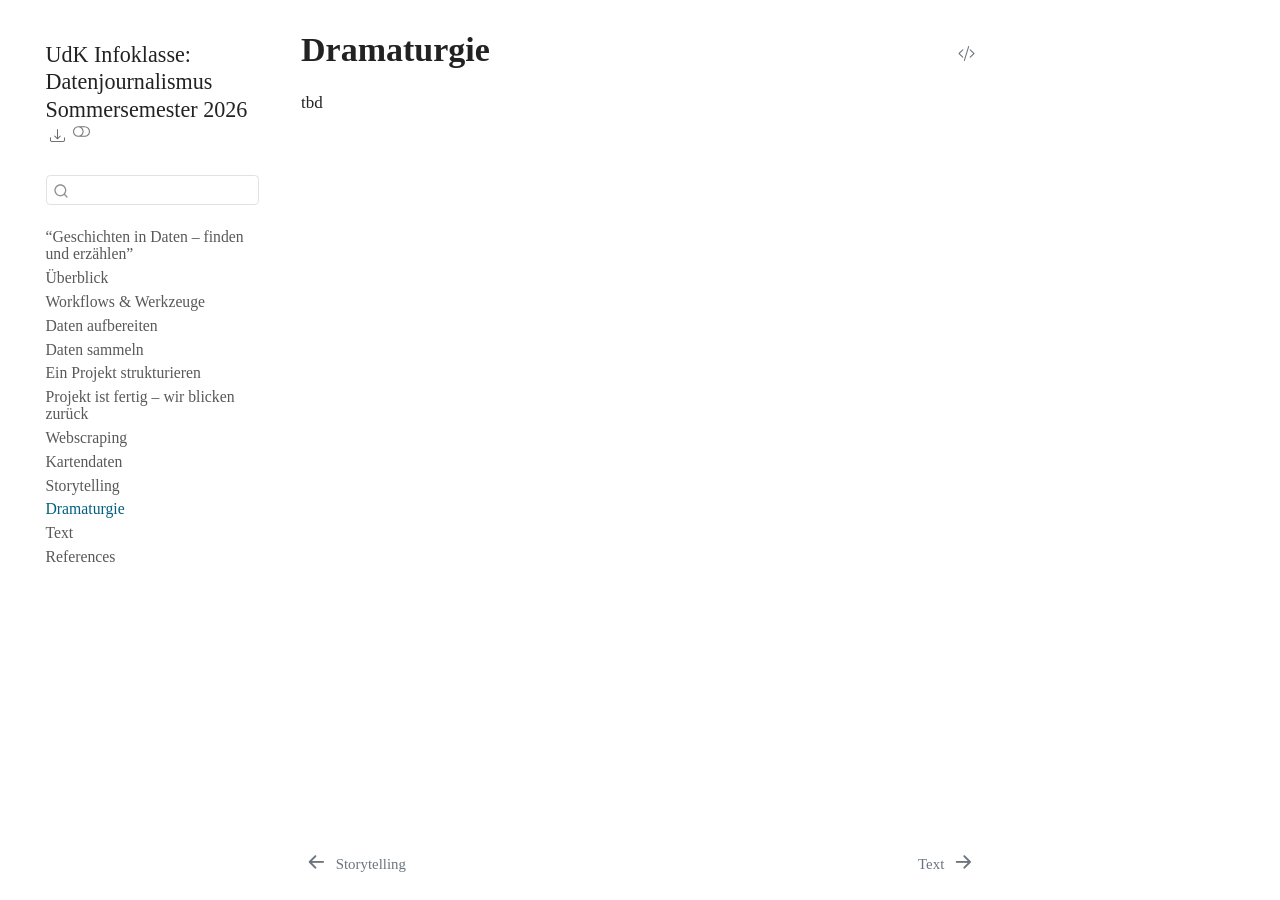
<file: docs/2026-07-02_dramaturgie.html>
<!DOCTYPE html>
<html xmlns="http://www.w3.org/1999/xhtml" lang="en" xml:lang="en"><head>

<meta charset="utf-8">
<meta name="generator" content="quarto-1.8.25">

<meta name="viewport" content="width=device-width, initial-scale=1.0, user-scalable=yes">


<title>Dramaturgie – UdK Infoklasse: Datenjournalismus Sommersemester 2026</title>
<style>
code{white-space: pre-wrap;}
span.smallcaps{font-variant: small-caps;}
div.columns{display: flex; gap: min(4vw, 1.5em);}
div.column{flex: auto; overflow-x: auto;}
div.hanging-indent{margin-left: 1.5em; text-indent: -1.5em;}
ul.task-list{list-style: none;}
ul.task-list li input[type="checkbox"] {
  width: 0.8em;
  margin: 0 0.8em 0.2em -1em; /* quarto-specific, see https://github.com/quarto-dev/quarto-cli/issues/4556 */ 
  vertical-align: middle;
}
/* CSS for syntax highlighting */
html { -webkit-text-size-adjust: 100%; }
pre > code.sourceCode { white-space: pre; position: relative; }
pre > code.sourceCode > span { display: inline-block; line-height: 1.25; }
pre > code.sourceCode > span:empty { height: 1.2em; }
.sourceCode { overflow: visible; }
code.sourceCode > span { color: inherit; text-decoration: inherit; }
div.sourceCode { margin: 1em 0; }
pre.sourceCode { margin: 0; }
@media screen {
div.sourceCode { overflow: auto; }
}
@media print {
pre > code.sourceCode { white-space: pre-wrap; }
pre > code.sourceCode > span { text-indent: -5em; padding-left: 5em; }
}
pre.numberSource code
  { counter-reset: source-line 0; }
pre.numberSource code > span
  { position: relative; left: -4em; counter-increment: source-line; }
pre.numberSource code > span > a:first-child::before
  { content: counter(source-line);
    position: relative; left: -1em; text-align: right; vertical-align: baseline;
    border: none; display: inline-block;
    -webkit-touch-callout: none; -webkit-user-select: none;
    -khtml-user-select: none; -moz-user-select: none;
    -ms-user-select: none; user-select: none;
    padding: 0 4px; width: 4em;
  }
pre.numberSource { margin-left: 3em;  padding-left: 4px; }
div.sourceCode
  {   }
@media screen {
pre > code.sourceCode > span > a:first-child::before { text-decoration: underline; }
}
</style>


<script src="site_libs/quarto-nav/quarto-nav.js"></script>
<script src="site_libs/quarto-nav/headroom.min.js"></script>
<script src="site_libs/clipboard/clipboard.min.js"></script>
<script src="site_libs/quarto-search/autocomplete.umd.js"></script>
<script src="site_libs/quarto-search/fuse.min.js"></script>
<script src="site_libs/quarto-search/quarto-search.js"></script>
<meta name="quarto:offset" content="./">
<link href="./2026-07-09_text.html" rel="next">
<link href="./2026-06-25_storytelling.html" rel="prev">
<script src="site_libs/quarto-html/quarto.js" type="module"></script>
<script src="site_libs/quarto-html/tabsets/tabsets.js" type="module"></script>
<script src="site_libs/quarto-html/axe/axe-check.js" type="module"></script>
<script src="site_libs/quarto-html/popper.min.js"></script>
<script src="site_libs/quarto-html/tippy.umd.min.js"></script>
<script src="site_libs/quarto-html/anchor.min.js"></script>
<link href="site_libs/quarto-html/tippy.css" rel="stylesheet">
<link href="site_libs/quarto-html/quarto-syntax-highlighting-7b89279ff1a6dce999919e0e67d4d9ec.css" rel="stylesheet" class="quarto-color-scheme" id="quarto-text-highlighting-styles">
<link href="site_libs/quarto-html/quarto-syntax-highlighting-dark-707d8167ce6003fca903bfe2be84ab7f.css" rel="stylesheet" class="quarto-color-scheme quarto-color-alternate" id="quarto-text-highlighting-styles">
<link href="site_libs/quarto-html/quarto-syntax-highlighting-7b89279ff1a6dce999919e0e67d4d9ec.css" rel="stylesheet" class="quarto-color-scheme-extra" id="quarto-text-highlighting-styles">
<script src="site_libs/bootstrap/bootstrap.min.js"></script>
<link href="site_libs/bootstrap/bootstrap-icons.css" rel="stylesheet">
<link href="site_libs/bootstrap/bootstrap-2e5e9cb112419f7b35b2190a13f3c3da.min.css" rel="stylesheet" append-hash="true" class="quarto-color-scheme" id="quarto-bootstrap" data-mode="light">
<link href="site_libs/bootstrap/bootstrap-dark-cbeed4863d8242317d165af4c2a4e0e2.min.css" rel="stylesheet" append-hash="true" class="quarto-color-scheme quarto-color-alternate" id="quarto-bootstrap" data-mode="dark">
<link href="site_libs/bootstrap/bootstrap-2e5e9cb112419f7b35b2190a13f3c3da.min.css" rel="stylesheet" append-hash="true" class="quarto-color-scheme-extra" id="quarto-bootstrap" data-mode="light">
<script id="quarto-search-options" type="application/json">{
  "location": "sidebar",
  "copy-button": false,
  "collapse-after": 3,
  "panel-placement": "start",
  "type": "textbox",
  "limit": 50,
  "keyboard-shortcut": [
    "f",
    "/",
    "s"
  ],
  "show-item-context": false,
  "language": {
    "search-no-results-text": "No results",
    "search-matching-documents-text": "matching documents",
    "search-copy-link-title": "Copy link to search",
    "search-hide-matches-text": "Hide additional matches",
    "search-more-match-text": "more match in this document",
    "search-more-matches-text": "more matches in this document",
    "search-clear-button-title": "Clear",
    "search-text-placeholder": "",
    "search-detached-cancel-button-title": "Cancel",
    "search-submit-button-title": "Submit",
    "search-label": "Search"
  }
}</script>


</head>

<body class="nav-sidebar floating quarto-light"><script id="quarto-html-before-body" type="application/javascript">
    const toggleBodyColorMode = (bsSheetEl) => {
      const mode = bsSheetEl.getAttribute("data-mode");
      const bodyEl = window.document.querySelector("body");
      if (mode === "dark") {
        bodyEl.classList.add("quarto-dark");
        bodyEl.classList.remove("quarto-light");
      } else {
        bodyEl.classList.add("quarto-light");
        bodyEl.classList.remove("quarto-dark");
      }
    }
    const toggleBodyColorPrimary = () => {
      const bsSheetEl = window.document.querySelector("link#quarto-bootstrap:not([rel=disabled-stylesheet])");
      if (bsSheetEl) {
        toggleBodyColorMode(bsSheetEl);
      }
    }
    const setColorSchemeToggle = (alternate) => {
      const toggles = window.document.querySelectorAll('.quarto-color-scheme-toggle');
      for (let i=0; i < toggles.length; i++) {
        const toggle = toggles[i];
        if (toggle) {
          if (alternate) {
            toggle.classList.add("alternate");
          } else {
            toggle.classList.remove("alternate");
          }
        }
      }
    };
    const toggleColorMode = (alternate) => {
      // Switch the stylesheets
      const primaryStylesheets = window.document.querySelectorAll('link.quarto-color-scheme:not(.quarto-color-alternate)');
      const alternateStylesheets = window.document.querySelectorAll('link.quarto-color-scheme.quarto-color-alternate');
      manageTransitions('#quarto-margin-sidebar .nav-link', false);
      if (alternate) {
        // note: dark is layered on light, we don't disable primary!
        enableStylesheet(alternateStylesheets);
        for (const sheetNode of alternateStylesheets) {
          if (sheetNode.id === "quarto-bootstrap") {
            toggleBodyColorMode(sheetNode);
          }
        }
      } else {
        disableStylesheet(alternateStylesheets);
        enableStylesheet(primaryStylesheets)
        toggleBodyColorPrimary();
      }
      manageTransitions('#quarto-margin-sidebar .nav-link', true);
      // Switch the toggles
      setColorSchemeToggle(alternate)
      // Hack to workaround the fact that safari doesn't
      // properly recolor the scrollbar when toggling (#1455)
      if (navigator.userAgent.indexOf('Safari') > 0 && navigator.userAgent.indexOf('Chrome') == -1) {
        manageTransitions("body", false);
        window.scrollTo(0, 1);
        setTimeout(() => {
          window.scrollTo(0, 0);
          manageTransitions("body", true);
        }, 40);
      }
    }
    const disableStylesheet = (stylesheets) => {
      for (let i=0; i < stylesheets.length; i++) {
        const stylesheet = stylesheets[i];
        stylesheet.rel = 'disabled-stylesheet';
      }
    }
    const enableStylesheet = (stylesheets) => {
      for (let i=0; i < stylesheets.length; i++) {
        const stylesheet = stylesheets[i];
        if(stylesheet.rel !== 'stylesheet') { // for Chrome, which will still FOUC without this check
          stylesheet.rel = 'stylesheet';
        }
      }
    }
    const manageTransitions = (selector, allowTransitions) => {
      const els = window.document.querySelectorAll(selector);
      for (let i=0; i < els.length; i++) {
        const el = els[i];
        if (allowTransitions) {
          el.classList.remove('notransition');
        } else {
          el.classList.add('notransition');
        }
      }
    }
    const isFileUrl = () => {
      return window.location.protocol === 'file:';
    }
    const hasAlternateSentinel = () => {
      let styleSentinel = getColorSchemeSentinel();
      if (styleSentinel !== null) {
        return styleSentinel === "alternate";
      } else {
        return false;
      }
    }
    const setStyleSentinel = (alternate) => {
      const value = alternate ? "alternate" : "default";
      if (!isFileUrl()) {
        window.localStorage.setItem("quarto-color-scheme", value);
      } else {
        localAlternateSentinel = value;
      }
    }
    const getColorSchemeSentinel = () => {
      if (!isFileUrl()) {
        const storageValue = window.localStorage.getItem("quarto-color-scheme");
        return storageValue != null ? storageValue : localAlternateSentinel;
      } else {
        return localAlternateSentinel;
      }
    }
    const toggleGiscusIfUsed = (isAlternate, darkModeDefault) => {
      const baseTheme = document.querySelector('#giscus-base-theme')?.value ?? 'light';
      const alternateTheme = document.querySelector('#giscus-alt-theme')?.value ?? 'dark';
      let newTheme = '';
      if(authorPrefersDark) {
        newTheme = isAlternate ? baseTheme : alternateTheme;
      } else {
        newTheme = isAlternate ? alternateTheme : baseTheme;
      }
      const changeGiscusTheme = () => {
        // From: https://github.com/giscus/giscus/issues/336
        const sendMessage = (message) => {
          const iframe = document.querySelector('iframe.giscus-frame');
          if (!iframe) return;
          iframe.contentWindow.postMessage({ giscus: message }, 'https://giscus.app');
        }
        sendMessage({
          setConfig: {
            theme: newTheme
          }
        });
      }
      const isGiscussLoaded = window.document.querySelector('iframe.giscus-frame') !== null;
      if (isGiscussLoaded) {
        changeGiscusTheme();
      }
    };
    const authorPrefersDark = false;
    const darkModeDefault = authorPrefersDark;
      document.querySelector('link#quarto-text-highlighting-styles.quarto-color-scheme-extra').rel = 'disabled-stylesheet';
      document.querySelector('link#quarto-bootstrap.quarto-color-scheme-extra').rel = 'disabled-stylesheet';
    let localAlternateSentinel = darkModeDefault ? 'alternate' : 'default';
    // Dark / light mode switch
    window.quartoToggleColorScheme = () => {
      // Read the current dark / light value
      let toAlternate = !hasAlternateSentinel();
      toggleColorMode(toAlternate);
      setStyleSentinel(toAlternate);
      toggleGiscusIfUsed(toAlternate, darkModeDefault);
      window.dispatchEvent(new Event('resize'));
    };
    // Switch to dark mode if need be
    if (hasAlternateSentinel()) {
      toggleColorMode(true);
    } else {
      toggleColorMode(false);
    }
  </script>

<div id="quarto-search-results"></div>
  <header id="quarto-header" class="headroom fixed-top">
  <nav class="quarto-secondary-nav">
    <div class="container-fluid d-flex">
      <button type="button" class="quarto-btn-toggle btn" data-bs-toggle="collapse" role="button" data-bs-target=".quarto-sidebar-collapse-item" aria-controls="quarto-sidebar" aria-expanded="false" aria-label="Toggle sidebar navigation" onclick="if (window.quartoToggleHeadroom) { window.quartoToggleHeadroom(); }">
        <i class="bi bi-layout-text-sidebar-reverse"></i>
      </button>
        <nav class="quarto-page-breadcrumbs" aria-label="breadcrumb"><ol class="breadcrumb"><li class="breadcrumb-item"><a href="./2026-07-02_dramaturgie.html"><span class="chapter-title">Dramaturgie</span></a></li></ol></nav>
        <a class="flex-grow-1" role="navigation" data-bs-toggle="collapse" data-bs-target=".quarto-sidebar-collapse-item" aria-controls="quarto-sidebar" aria-expanded="false" aria-label="Toggle sidebar navigation" onclick="if (window.quartoToggleHeadroom) { window.quartoToggleHeadroom(); }">      
        </a>
      <button type="button" class="btn quarto-search-button" aria-label="Search" onclick="window.quartoOpenSearch();">
        <i class="bi bi-search"></i>
      </button>
    </div>
  </nav>
</header>
<!-- content -->
<div id="quarto-content" class="quarto-container page-columns page-rows-contents page-layout-article">
<!-- sidebar -->
  <nav id="quarto-sidebar" class="sidebar collapse collapse-horizontal quarto-sidebar-collapse-item sidebar-navigation floating overflow-auto">
    <div class="pt-lg-2 mt-2 text-left sidebar-header sidebar-header-stacked">
      <a href="./index.html" class="sidebar-logo-link">
      </a>
    <div class="sidebar-title mb-0 py-0">
      <a href="./">UdK Infoklasse: Datenjournalismus Sommersemester 2026</a> 
        <div class="sidebar-tools-main">
    <div class="dropdown">
      <a href="" title="Download" id="quarto-navigation-tool-dropdown-0" class="quarto-navigation-tool dropdown-toggle px-1" data-bs-toggle="dropdown" aria-expanded="false" role="link" aria-label="Download"><i class="bi bi-download"></i></a>
      <ul class="dropdown-menu" aria-labelledby="quarto-navigation-tool-dropdown-0">
          <li>
            <a class="dropdown-item sidebar-tools-main-item" href="./UdK-Infoklasse--Datenjournalismus-Sommersemester-2026.pdf">
              <i class="bi bi-file-pdf pe-1"></i>
            Download PDF
            </a>
          </li>
          <li>
            <a class="dropdown-item sidebar-tools-main-item" href="./UdK-Infoklasse--Datenjournalismus-Sommersemester-2026.epub">
              <i class="bi bi-journal pe-1"></i>
            Download ePub
            </a>
          </li>
      </ul>
    </div>
  <a href="" class="quarto-color-scheme-toggle quarto-navigation-tool  px-1" onclick="window.quartoToggleColorScheme(); return false;" title="Toggle dark mode"><i class="bi"></i></a>
</div>
    </div>
      </div>
        <div class="mt-2 flex-shrink-0 align-items-center">
        <div class="sidebar-search">
        <div id="quarto-search" class="" title="Search"></div>
        </div>
        </div>
    <div class="sidebar-menu-container"> 
    <ul class="list-unstyled mt-1">
        <li class="sidebar-item">
  <div class="sidebar-item-container"> 
  <a href="./index.html" class="sidebar-item-text sidebar-link"><span class="chapter-title">“Geschichten in Daten – finden und erzählen”</span></a>
  </div>
</li>
        <li class="sidebar-item">
  <div class="sidebar-item-container"> 
  <a href="./2026-04-16_intro.html" class="sidebar-item-text sidebar-link"><span class="chapter-title">Überblick</span></a>
  </div>
</li>
        <li class="sidebar-item">
  <div class="sidebar-item-container"> 
  <a href="./2026-04-23_werkzeuge.html" class="sidebar-item-text sidebar-link"><span class="chapter-title">Workflows &amp; Werkzeuge</span></a>
  </div>
</li>
        <li class="sidebar-item">
  <div class="sidebar-item-container"> 
  <a href="./2026-04-30_aufbereitung.html" class="sidebar-item-text sidebar-link"><span class="chapter-title">Daten aufbereiten</span></a>
  </div>
</li>
        <li class="sidebar-item">
  <div class="sidebar-item-container"> 
  <a href="./2026-05-07_sammeln.html" class="sidebar-item-text sidebar-link"><span class="chapter-title">Daten sammeln</span></a>
  </div>
</li>
        <li class="sidebar-item">
  <div class="sidebar-item-container"> 
  <a href="./2026-05-21_struktur.html" class="sidebar-item-text sidebar-link"><span class="chapter-title">Ein Projekt strukturieren</span></a>
  </div>
</li>
        <li class="sidebar-item">
  <div class="sidebar-item-container"> 
  <a href="./2026-06-04_feedback.html" class="sidebar-item-text sidebar-link"><span class="chapter-title">Projekt ist fertig – wir blicken zurück</span></a>
  </div>
</li>
        <li class="sidebar-item">
  <div class="sidebar-item-container"> 
  <a href="./2026-06-11_webscraping.html" class="sidebar-item-text sidebar-link"><span class="chapter-title">Webscraping</span></a>
  </div>
</li>
        <li class="sidebar-item">
  <div class="sidebar-item-container"> 
  <a href="./2026-06-18_kartendaten.html" class="sidebar-item-text sidebar-link"><span class="chapter-title">Kartendaten</span></a>
  </div>
</li>
        <li class="sidebar-item">
  <div class="sidebar-item-container"> 
  <a href="./2026-06-25_storytelling.html" class="sidebar-item-text sidebar-link"><span class="chapter-title">Storytelling</span></a>
  </div>
</li>
        <li class="sidebar-item">
  <div class="sidebar-item-container"> 
  <a href="./2026-07-02_dramaturgie.html" class="sidebar-item-text sidebar-link active"><span class="chapter-title">Dramaturgie</span></a>
  </div>
</li>
        <li class="sidebar-item">
  <div class="sidebar-item-container"> 
  <a href="./2026-07-09_text.html" class="sidebar-item-text sidebar-link"><span class="chapter-title">Text</span></a>
  </div>
</li>
        <li class="sidebar-item">
  <div class="sidebar-item-container"> 
  <a href="./references.html" class="sidebar-item-text sidebar-link"><span class="chapter-title">References</span></a>
  </div>
</li>
    </ul>
    </div>
</nav>
<div id="quarto-sidebar-glass" class="quarto-sidebar-collapse-item" data-bs-toggle="collapse" data-bs-target=".quarto-sidebar-collapse-item"></div>
<!-- margin-sidebar -->
    <div id="quarto-margin-sidebar" class="sidebar margin-sidebar zindex-bottom">
        
    </div>
<!-- main -->
<main class="content" id="quarto-document-content">


<header id="title-block-header" class="quarto-title-block default">
<div class="quarto-title">
<div class="quarto-title-block"><div><h1 class="title"><span class="chapter-title">Dramaturgie</span></h1><button type="button" class="btn code-tools-button" id="quarto-code-tools-source"><i class="bi"></i></button></div></div>
</div>



<div class="quarto-title-meta">

    
  
    
  </div>
  


</header>


<p>tbd</p>


<!-- -->


</main> <!-- /main -->
<script id="quarto-html-after-body" type="application/javascript">
  window.document.addEventListener("DOMContentLoaded", function (event) {
    // Ensure there is a toggle, if there isn't float one in the top right
    if (window.document.querySelector('.quarto-color-scheme-toggle') === null) {
      const a = window.document.createElement('a');
      a.classList.add('top-right');
      a.classList.add('quarto-color-scheme-toggle');
      a.href = "";
      a.onclick = function() { try { window.quartoToggleColorScheme(); } catch {} return false; };
      const i = window.document.createElement("i");
      i.classList.add('bi');
      a.appendChild(i);
      window.document.body.appendChild(a);
    }
    setColorSchemeToggle(hasAlternateSentinel())
    const icon = "";
    const anchorJS = new window.AnchorJS();
    anchorJS.options = {
      placement: 'right',
      icon: icon
    };
    anchorJS.add('.anchored');
    const isCodeAnnotation = (el) => {
      for (const clz of el.classList) {
        if (clz.startsWith('code-annotation-')) {                     
          return true;
        }
      }
      return false;
    }
    const onCopySuccess = function(e) {
      // button target
      const button = e.trigger;
      // don't keep focus
      button.blur();
      // flash "checked"
      button.classList.add('code-copy-button-checked');
      var currentTitle = button.getAttribute("title");
      button.setAttribute("title", "Copied!");
      let tooltip;
      if (window.bootstrap) {
        button.setAttribute("data-bs-toggle", "tooltip");
        button.setAttribute("data-bs-placement", "left");
        button.setAttribute("data-bs-title", "Copied!");
        tooltip = new bootstrap.Tooltip(button, 
          { trigger: "manual", 
            customClass: "code-copy-button-tooltip",
            offset: [0, -8]});
        tooltip.show();    
      }
      setTimeout(function() {
        if (tooltip) {
          tooltip.hide();
          button.removeAttribute("data-bs-title");
          button.removeAttribute("data-bs-toggle");
          button.removeAttribute("data-bs-placement");
        }
        button.setAttribute("title", currentTitle);
        button.classList.remove('code-copy-button-checked');
      }, 1000);
      // clear code selection
      e.clearSelection();
    }
    const getTextToCopy = function(trigger) {
      const outerScaffold = trigger.parentElement.cloneNode(true);
      const codeEl = outerScaffold.querySelector('code');
      for (const childEl of codeEl.children) {
        if (isCodeAnnotation(childEl)) {
          childEl.remove();
        }
      }
      return codeEl.innerText;
    }
    const clipboard = new window.ClipboardJS('.code-copy-button:not([data-in-quarto-modal])', {
      text: getTextToCopy
    });
    clipboard.on('success', onCopySuccess);
    if (window.document.getElementById('quarto-embedded-source-code-modal')) {
      const clipboardModal = new window.ClipboardJS('.code-copy-button[data-in-quarto-modal]', {
        text: getTextToCopy,
        container: window.document.getElementById('quarto-embedded-source-code-modal')
      });
      clipboardModal.on('success', onCopySuccess);
    }
    const viewSource = window.document.getElementById('quarto-view-source') ||
                       window.document.getElementById('quarto-code-tools-source');
    if (viewSource) {
      const sourceUrl = viewSource.getAttribute("data-quarto-source-url");
      viewSource.addEventListener("click", function(e) {
        if (sourceUrl) {
          // rstudio viewer pane
          if (/\bcapabilities=\b/.test(window.location)) {
            window.open(sourceUrl);
          } else {
            window.location.href = sourceUrl;
          }
        } else {
          const modal = new bootstrap.Modal(document.getElementById('quarto-embedded-source-code-modal'));
          modal.show();
        }
        return false;
      });
    }
    function toggleCodeHandler(show) {
      return function(e) {
        const detailsSrc = window.document.querySelectorAll(".cell > details > .sourceCode");
        for (let i=0; i<detailsSrc.length; i++) {
          const details = detailsSrc[i].parentElement;
          if (show) {
            details.open = true;
          } else {
            details.removeAttribute("open");
          }
        }
        const cellCodeDivs = window.document.querySelectorAll(".cell > .sourceCode");
        const fromCls = show ? "hidden" : "unhidden";
        const toCls = show ? "unhidden" : "hidden";
        for (let i=0; i<cellCodeDivs.length; i++) {
          const codeDiv = cellCodeDivs[i];
          if (codeDiv.classList.contains(fromCls)) {
            codeDiv.classList.remove(fromCls);
            codeDiv.classList.add(toCls);
          } 
        }
        return false;
      }
    }
    const hideAllCode = window.document.getElementById("quarto-hide-all-code");
    if (hideAllCode) {
      hideAllCode.addEventListener("click", toggleCodeHandler(false));
    }
    const showAllCode = window.document.getElementById("quarto-show-all-code");
    if (showAllCode) {
      showAllCode.addEventListener("click", toggleCodeHandler(true));
    }
      var localhostRegex = new RegExp(/^(?:http|https):\/\/localhost\:?[0-9]*\//);
      var mailtoRegex = new RegExp(/^mailto:/);
        var filterRegex = new RegExp('/' + window.location.host + '/');
      var isInternal = (href) => {
          return filterRegex.test(href) || localhostRegex.test(href) || mailtoRegex.test(href);
      }
      // Inspect non-navigation links and adorn them if external
     var links = window.document.querySelectorAll('a[href]:not(.nav-link):not(.navbar-brand):not(.toc-action):not(.sidebar-link):not(.sidebar-item-toggle):not(.pagination-link):not(.no-external):not([aria-hidden]):not(.dropdown-item):not(.quarto-navigation-tool):not(.about-link)');
      for (var i=0; i<links.length; i++) {
        const link = links[i];
        if (!isInternal(link.href)) {
          // undo the damage that might have been done by quarto-nav.js in the case of
          // links that we want to consider external
          if (link.dataset.originalHref !== undefined) {
            link.href = link.dataset.originalHref;
          }
        }
      }
    function tippyHover(el, contentFn, onTriggerFn, onUntriggerFn) {
      const config = {
        allowHTML: true,
        maxWidth: 500,
        delay: 100,
        arrow: false,
        appendTo: function(el) {
            return el.parentElement;
        },
        interactive: true,
        interactiveBorder: 10,
        theme: 'quarto',
        placement: 'bottom-start',
      };
      if (contentFn) {
        config.content = contentFn;
      }
      if (onTriggerFn) {
        config.onTrigger = onTriggerFn;
      }
      if (onUntriggerFn) {
        config.onUntrigger = onUntriggerFn;
      }
      window.tippy(el, config); 
    }
    const noterefs = window.document.querySelectorAll('a[role="doc-noteref"]');
    for (var i=0; i<noterefs.length; i++) {
      const ref = noterefs[i];
      tippyHover(ref, function() {
        // use id or data attribute instead here
        let href = ref.getAttribute('data-footnote-href') || ref.getAttribute('href');
        try { href = new URL(href).hash; } catch {}
        const id = href.replace(/^#\/?/, "");
        const note = window.document.getElementById(id);
        if (note) {
          return note.innerHTML;
        } else {
          return "";
        }
      });
    }
    const xrefs = window.document.querySelectorAll('a.quarto-xref');
    const processXRef = (id, note) => {
      // Strip column container classes
      const stripColumnClz = (el) => {
        el.classList.remove("page-full", "page-columns");
        if (el.children) {
          for (const child of el.children) {
            stripColumnClz(child);
          }
        }
      }
      stripColumnClz(note)
      if (id === null || id.startsWith('sec-')) {
        // Special case sections, only their first couple elements
        const container = document.createElement("div");
        if (note.children && note.children.length > 2) {
          container.appendChild(note.children[0].cloneNode(true));
          for (let i = 1; i < note.children.length; i++) {
            const child = note.children[i];
            if (child.tagName === "P" && child.innerText === "") {
              continue;
            } else {
              container.appendChild(child.cloneNode(true));
              break;
            }
          }
          if (window.Quarto?.typesetMath) {
            window.Quarto.typesetMath(container);
          }
          return container.innerHTML
        } else {
          if (window.Quarto?.typesetMath) {
            window.Quarto.typesetMath(note);
          }
          return note.innerHTML;
        }
      } else {
        // Remove any anchor links if they are present
        const anchorLink = note.querySelector('a.anchorjs-link');
        if (anchorLink) {
          anchorLink.remove();
        }
        if (window.Quarto?.typesetMath) {
          window.Quarto.typesetMath(note);
        }
        if (note.classList.contains("callout")) {
          return note.outerHTML;
        } else {
          return note.innerHTML;
        }
      }
    }
    for (var i=0; i<xrefs.length; i++) {
      const xref = xrefs[i];
      tippyHover(xref, undefined, function(instance) {
        instance.disable();
        let url = xref.getAttribute('href');
        let hash = undefined; 
        if (url.startsWith('#')) {
          hash = url;
        } else {
          try { hash = new URL(url).hash; } catch {}
        }
        if (hash) {
          const id = hash.replace(/^#\/?/, "");
          const note = window.document.getElementById(id);
          if (note !== null) {
            try {
              const html = processXRef(id, note.cloneNode(true));
              instance.setContent(html);
            } finally {
              instance.enable();
              instance.show();
            }
          } else {
            // See if we can fetch this
            fetch(url.split('#')[0])
            .then(res => res.text())
            .then(html => {
              const parser = new DOMParser();
              const htmlDoc = parser.parseFromString(html, "text/html");
              const note = htmlDoc.getElementById(id);
              if (note !== null) {
                const html = processXRef(id, note);
                instance.setContent(html);
              } 
            }).finally(() => {
              instance.enable();
              instance.show();
            });
          }
        } else {
          // See if we can fetch a full url (with no hash to target)
          // This is a special case and we should probably do some content thinning / targeting
          fetch(url)
          .then(res => res.text())
          .then(html => {
            const parser = new DOMParser();
            const htmlDoc = parser.parseFromString(html, "text/html");
            const note = htmlDoc.querySelector('main.content');
            if (note !== null) {
              // This should only happen for chapter cross references
              // (since there is no id in the URL)
              // remove the first header
              if (note.children.length > 0 && note.children[0].tagName === "HEADER") {
                note.children[0].remove();
              }
              const html = processXRef(null, note);
              instance.setContent(html);
            } 
          }).finally(() => {
            instance.enable();
            instance.show();
          });
        }
      }, function(instance) {
      });
    }
        let selectedAnnoteEl;
        const selectorForAnnotation = ( cell, annotation) => {
          let cellAttr = 'data-code-cell="' + cell + '"';
          let lineAttr = 'data-code-annotation="' +  annotation + '"';
          const selector = 'span[' + cellAttr + '][' + lineAttr + ']';
          return selector;
        }
        const selectCodeLines = (annoteEl) => {
          const doc = window.document;
          const targetCell = annoteEl.getAttribute("data-target-cell");
          const targetAnnotation = annoteEl.getAttribute("data-target-annotation");
          const annoteSpan = window.document.querySelector(selectorForAnnotation(targetCell, targetAnnotation));
          const lines = annoteSpan.getAttribute("data-code-lines").split(",");
          const lineIds = lines.map((line) => {
            return targetCell + "-" + line;
          })
          let top = null;
          let height = null;
          let parent = null;
          if (lineIds.length > 0) {
              //compute the position of the single el (top and bottom and make a div)
              const el = window.document.getElementById(lineIds[0]);
              top = el.offsetTop;
              height = el.offsetHeight;
              parent = el.parentElement.parentElement;
            if (lineIds.length > 1) {
              const lastEl = window.document.getElementById(lineIds[lineIds.length - 1]);
              const bottom = lastEl.offsetTop + lastEl.offsetHeight;
              height = bottom - top;
            }
            if (top !== null && height !== null && parent !== null) {
              // cook up a div (if necessary) and position it 
              let div = window.document.getElementById("code-annotation-line-highlight");
              if (div === null) {
                div = window.document.createElement("div");
                div.setAttribute("id", "code-annotation-line-highlight");
                div.style.position = 'absolute';
                parent.appendChild(div);
              }
              div.style.top = top - 2 + "px";
              div.style.height = height + 4 + "px";
              div.style.left = 0;
              let gutterDiv = window.document.getElementById("code-annotation-line-highlight-gutter");
              if (gutterDiv === null) {
                gutterDiv = window.document.createElement("div");
                gutterDiv.setAttribute("id", "code-annotation-line-highlight-gutter");
                gutterDiv.style.position = 'absolute';
                const codeCell = window.document.getElementById(targetCell);
                const gutter = codeCell.querySelector('.code-annotation-gutter');
                gutter.appendChild(gutterDiv);
              }
              gutterDiv.style.top = top - 2 + "px";
              gutterDiv.style.height = height + 4 + "px";
            }
            selectedAnnoteEl = annoteEl;
          }
        };
        const unselectCodeLines = () => {
          const elementsIds = ["code-annotation-line-highlight", "code-annotation-line-highlight-gutter"];
          elementsIds.forEach((elId) => {
            const div = window.document.getElementById(elId);
            if (div) {
              div.remove();
            }
          });
          selectedAnnoteEl = undefined;
        };
          // Handle positioning of the toggle
      window.addEventListener(
        "resize",
        throttle(() => {
          elRect = undefined;
          if (selectedAnnoteEl) {
            selectCodeLines(selectedAnnoteEl);
          }
        }, 10)
      );
      function throttle(fn, ms) {
      let throttle = false;
      let timer;
        return (...args) => {
          if(!throttle) { // first call gets through
              fn.apply(this, args);
              throttle = true;
          } else { // all the others get throttled
              if(timer) clearTimeout(timer); // cancel #2
              timer = setTimeout(() => {
                fn.apply(this, args);
                timer = throttle = false;
              }, ms);
          }
        };
      }
        // Attach click handler to the DT
        const annoteDls = window.document.querySelectorAll('dt[data-target-cell]');
        for (const annoteDlNode of annoteDls) {
          annoteDlNode.addEventListener('click', (event) => {
            const clickedEl = event.target;
            if (clickedEl !== selectedAnnoteEl) {
              unselectCodeLines();
              const activeEl = window.document.querySelector('dt[data-target-cell].code-annotation-active');
              if (activeEl) {
                activeEl.classList.remove('code-annotation-active');
              }
              selectCodeLines(clickedEl);
              clickedEl.classList.add('code-annotation-active');
            } else {
              // Unselect the line
              unselectCodeLines();
              clickedEl.classList.remove('code-annotation-active');
            }
          });
        }
    const findCites = (el) => {
      const parentEl = el.parentElement;
      if (parentEl) {
        const cites = parentEl.dataset.cites;
        if (cites) {
          return {
            el,
            cites: cites.split(' ')
          };
        } else {
          return findCites(el.parentElement)
        }
      } else {
        return undefined;
      }
    };
    var bibliorefs = window.document.querySelectorAll('a[role="doc-biblioref"]');
    for (var i=0; i<bibliorefs.length; i++) {
      const ref = bibliorefs[i];
      const citeInfo = findCites(ref);
      if (citeInfo) {
        tippyHover(citeInfo.el, function() {
          var popup = window.document.createElement('div');
          citeInfo.cites.forEach(function(cite) {
            var citeDiv = window.document.createElement('div');
            citeDiv.classList.add('hanging-indent');
            citeDiv.classList.add('csl-entry');
            var biblioDiv = window.document.getElementById('ref-' + cite);
            if (biblioDiv) {
              citeDiv.innerHTML = biblioDiv.innerHTML;
            }
            popup.appendChild(citeDiv);
          });
          return popup.innerHTML;
        });
      }
    }
  });
  </script>
<nav class="page-navigation">
  <div class="nav-page nav-page-previous">
      <a href="./2026-06-25_storytelling.html" class="pagination-link" aria-label="Storytelling">
        <i class="bi bi-arrow-left-short"></i> <span class="nav-page-text"><span class="chapter-title">Storytelling</span></span>
      </a>          
  </div>
  <div class="nav-page nav-page-next">
      <a href="./2026-07-09_text.html" class="pagination-link" aria-label="Text">
        <span class="nav-page-text"><span class="chapter-title">Text</span></span> <i class="bi bi-arrow-right-short"></i>
      </a>
  </div>
</nav><div class="modal fade" id="quarto-embedded-source-code-modal" tabindex="-1" aria-labelledby="quarto-embedded-source-code-modal-label" aria-hidden="true"><div class="modal-dialog modal-dialog-scrollable"><div class="modal-content"><div class="modal-header"><h5 class="modal-title" id="quarto-embedded-source-code-modal-label">Source Code</h5><button class="btn-close" data-bs-dismiss="modal"></button></div><div class="modal-body"><div class="">
<div class="code-copy-outer-scaffold"><div class="sourceCode" id="cb1" data-shortcodes="false"><pre class="sourceCode numberSource markdown number-lines code-with-copy"><code class="sourceCode markdown"><span id="cb1-1"><a href="#cb1-1"></a><span class="co">---</span></span>
<span id="cb1-2"><a href="#cb1-2"></a><span class="an">title:</span><span class="co"> "Dramaturgie"</span></span>
<span id="cb1-3"><a href="#cb1-3"></a><span class="an">format:</span><span class="co"> html</span></span>
<span id="cb1-4"><a href="#cb1-4"></a><span class="co">---</span></span>
<span id="cb1-5"><a href="#cb1-5"></a></span>
<span id="cb1-6"><a href="#cb1-6"></a>tbd</span></code></pre></div><button title="Copy to Clipboard" class="code-copy-button" data-in-quarto-modal=""><i class="bi"></i></button></div>
</div></div></div></div></div>
</div> <!-- /content -->




</body></html>
</file>
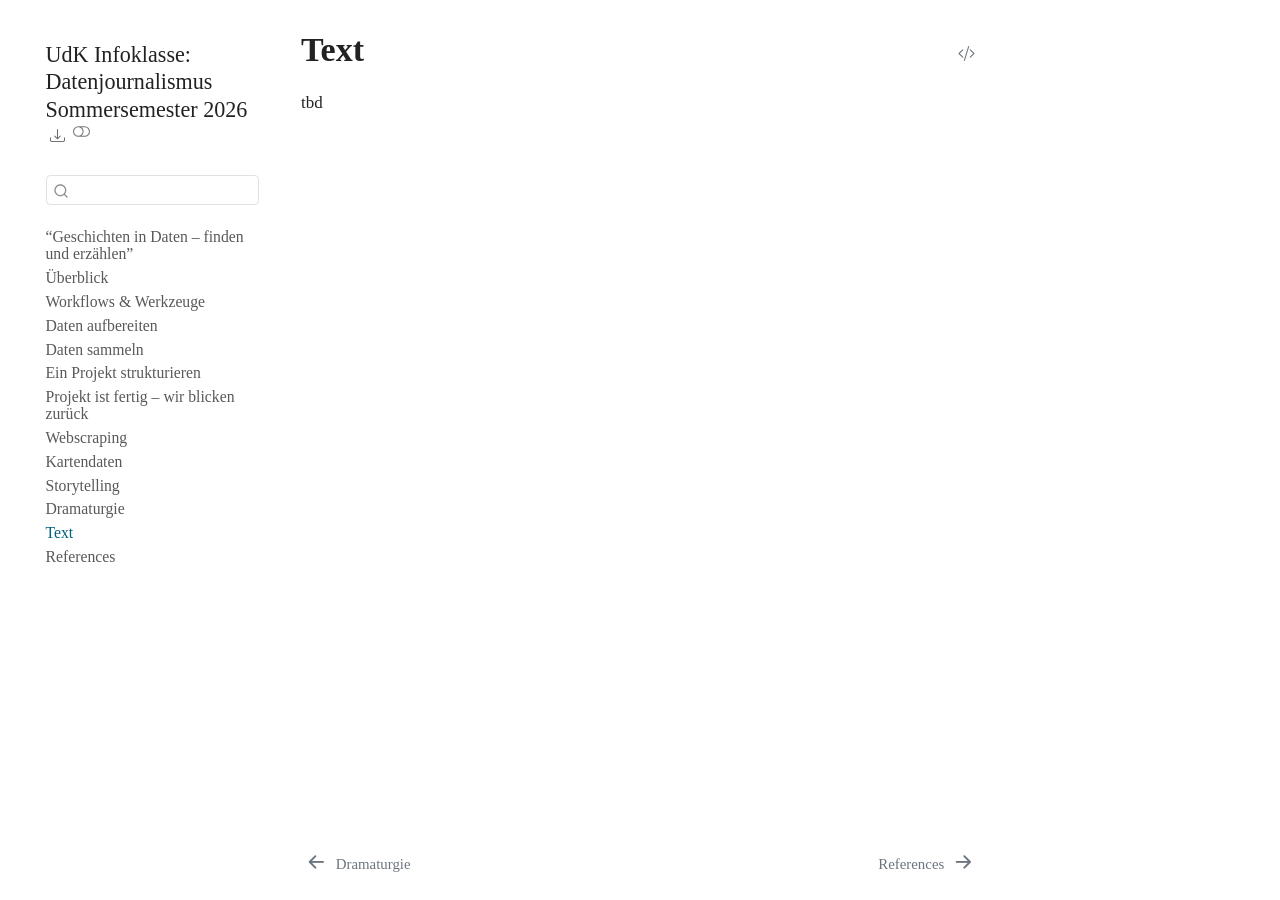
<file: docs/2026-07-09_text.html>
<!DOCTYPE html>
<html xmlns="http://www.w3.org/1999/xhtml" lang="en" xml:lang="en"><head>

<meta charset="utf-8">
<meta name="generator" content="quarto-1.8.25">

<meta name="viewport" content="width=device-width, initial-scale=1.0, user-scalable=yes">


<title>Text – UdK Infoklasse: Datenjournalismus Sommersemester 2026</title>
<style>
code{white-space: pre-wrap;}
span.smallcaps{font-variant: small-caps;}
div.columns{display: flex; gap: min(4vw, 1.5em);}
div.column{flex: auto; overflow-x: auto;}
div.hanging-indent{margin-left: 1.5em; text-indent: -1.5em;}
ul.task-list{list-style: none;}
ul.task-list li input[type="checkbox"] {
  width: 0.8em;
  margin: 0 0.8em 0.2em -1em; /* quarto-specific, see https://github.com/quarto-dev/quarto-cli/issues/4556 */ 
  vertical-align: middle;
}
/* CSS for syntax highlighting */
html { -webkit-text-size-adjust: 100%; }
pre > code.sourceCode { white-space: pre; position: relative; }
pre > code.sourceCode > span { display: inline-block; line-height: 1.25; }
pre > code.sourceCode > span:empty { height: 1.2em; }
.sourceCode { overflow: visible; }
code.sourceCode > span { color: inherit; text-decoration: inherit; }
div.sourceCode { margin: 1em 0; }
pre.sourceCode { margin: 0; }
@media screen {
div.sourceCode { overflow: auto; }
}
@media print {
pre > code.sourceCode { white-space: pre-wrap; }
pre > code.sourceCode > span { text-indent: -5em; padding-left: 5em; }
}
pre.numberSource code
  { counter-reset: source-line 0; }
pre.numberSource code > span
  { position: relative; left: -4em; counter-increment: source-line; }
pre.numberSource code > span > a:first-child::before
  { content: counter(source-line);
    position: relative; left: -1em; text-align: right; vertical-align: baseline;
    border: none; display: inline-block;
    -webkit-touch-callout: none; -webkit-user-select: none;
    -khtml-user-select: none; -moz-user-select: none;
    -ms-user-select: none; user-select: none;
    padding: 0 4px; width: 4em;
  }
pre.numberSource { margin-left: 3em;  padding-left: 4px; }
div.sourceCode
  {   }
@media screen {
pre > code.sourceCode > span > a:first-child::before { text-decoration: underline; }
}
</style>


<script src="site_libs/quarto-nav/quarto-nav.js"></script>
<script src="site_libs/quarto-nav/headroom.min.js"></script>
<script src="site_libs/clipboard/clipboard.min.js"></script>
<script src="site_libs/quarto-search/autocomplete.umd.js"></script>
<script src="site_libs/quarto-search/fuse.min.js"></script>
<script src="site_libs/quarto-search/quarto-search.js"></script>
<meta name="quarto:offset" content="./">
<link href="./references.html" rel="next">
<link href="./2026-07-02_dramaturgie.html" rel="prev">
<script src="site_libs/quarto-html/quarto.js" type="module"></script>
<script src="site_libs/quarto-html/tabsets/tabsets.js" type="module"></script>
<script src="site_libs/quarto-html/axe/axe-check.js" type="module"></script>
<script src="site_libs/quarto-html/popper.min.js"></script>
<script src="site_libs/quarto-html/tippy.umd.min.js"></script>
<script src="site_libs/quarto-html/anchor.min.js"></script>
<link href="site_libs/quarto-html/tippy.css" rel="stylesheet">
<link href="site_libs/quarto-html/quarto-syntax-highlighting-7b89279ff1a6dce999919e0e67d4d9ec.css" rel="stylesheet" class="quarto-color-scheme" id="quarto-text-highlighting-styles">
<link href="site_libs/quarto-html/quarto-syntax-highlighting-dark-707d8167ce6003fca903bfe2be84ab7f.css" rel="stylesheet" class="quarto-color-scheme quarto-color-alternate" id="quarto-text-highlighting-styles">
<link href="site_libs/quarto-html/quarto-syntax-highlighting-7b89279ff1a6dce999919e0e67d4d9ec.css" rel="stylesheet" class="quarto-color-scheme-extra" id="quarto-text-highlighting-styles">
<script src="site_libs/bootstrap/bootstrap.min.js"></script>
<link href="site_libs/bootstrap/bootstrap-icons.css" rel="stylesheet">
<link href="site_libs/bootstrap/bootstrap-2e5e9cb112419f7b35b2190a13f3c3da.min.css" rel="stylesheet" append-hash="true" class="quarto-color-scheme" id="quarto-bootstrap" data-mode="light">
<link href="site_libs/bootstrap/bootstrap-dark-cbeed4863d8242317d165af4c2a4e0e2.min.css" rel="stylesheet" append-hash="true" class="quarto-color-scheme quarto-color-alternate" id="quarto-bootstrap" data-mode="dark">
<link href="site_libs/bootstrap/bootstrap-2e5e9cb112419f7b35b2190a13f3c3da.min.css" rel="stylesheet" append-hash="true" class="quarto-color-scheme-extra" id="quarto-bootstrap" data-mode="light">
<script id="quarto-search-options" type="application/json">{
  "location": "sidebar",
  "copy-button": false,
  "collapse-after": 3,
  "panel-placement": "start",
  "type": "textbox",
  "limit": 50,
  "keyboard-shortcut": [
    "f",
    "/",
    "s"
  ],
  "show-item-context": false,
  "language": {
    "search-no-results-text": "No results",
    "search-matching-documents-text": "matching documents",
    "search-copy-link-title": "Copy link to search",
    "search-hide-matches-text": "Hide additional matches",
    "search-more-match-text": "more match in this document",
    "search-more-matches-text": "more matches in this document",
    "search-clear-button-title": "Clear",
    "search-text-placeholder": "",
    "search-detached-cancel-button-title": "Cancel",
    "search-submit-button-title": "Submit",
    "search-label": "Search"
  }
}</script>


</head>

<body class="nav-sidebar floating quarto-light"><script id="quarto-html-before-body" type="application/javascript">
    const toggleBodyColorMode = (bsSheetEl) => {
      const mode = bsSheetEl.getAttribute("data-mode");
      const bodyEl = window.document.querySelector("body");
      if (mode === "dark") {
        bodyEl.classList.add("quarto-dark");
        bodyEl.classList.remove("quarto-light");
      } else {
        bodyEl.classList.add("quarto-light");
        bodyEl.classList.remove("quarto-dark");
      }
    }
    const toggleBodyColorPrimary = () => {
      const bsSheetEl = window.document.querySelector("link#quarto-bootstrap:not([rel=disabled-stylesheet])");
      if (bsSheetEl) {
        toggleBodyColorMode(bsSheetEl);
      }
    }
    const setColorSchemeToggle = (alternate) => {
      const toggles = window.document.querySelectorAll('.quarto-color-scheme-toggle');
      for (let i=0; i < toggles.length; i++) {
        const toggle = toggles[i];
        if (toggle) {
          if (alternate) {
            toggle.classList.add("alternate");
          } else {
            toggle.classList.remove("alternate");
          }
        }
      }
    };
    const toggleColorMode = (alternate) => {
      // Switch the stylesheets
      const primaryStylesheets = window.document.querySelectorAll('link.quarto-color-scheme:not(.quarto-color-alternate)');
      const alternateStylesheets = window.document.querySelectorAll('link.quarto-color-scheme.quarto-color-alternate');
      manageTransitions('#quarto-margin-sidebar .nav-link', false);
      if (alternate) {
        // note: dark is layered on light, we don't disable primary!
        enableStylesheet(alternateStylesheets);
        for (const sheetNode of alternateStylesheets) {
          if (sheetNode.id === "quarto-bootstrap") {
            toggleBodyColorMode(sheetNode);
          }
        }
      } else {
        disableStylesheet(alternateStylesheets);
        enableStylesheet(primaryStylesheets)
        toggleBodyColorPrimary();
      }
      manageTransitions('#quarto-margin-sidebar .nav-link', true);
      // Switch the toggles
      setColorSchemeToggle(alternate)
      // Hack to workaround the fact that safari doesn't
      // properly recolor the scrollbar when toggling (#1455)
      if (navigator.userAgent.indexOf('Safari') > 0 && navigator.userAgent.indexOf('Chrome') == -1) {
        manageTransitions("body", false);
        window.scrollTo(0, 1);
        setTimeout(() => {
          window.scrollTo(0, 0);
          manageTransitions("body", true);
        }, 40);
      }
    }
    const disableStylesheet = (stylesheets) => {
      for (let i=0; i < stylesheets.length; i++) {
        const stylesheet = stylesheets[i];
        stylesheet.rel = 'disabled-stylesheet';
      }
    }
    const enableStylesheet = (stylesheets) => {
      for (let i=0; i < stylesheets.length; i++) {
        const stylesheet = stylesheets[i];
        if(stylesheet.rel !== 'stylesheet') { // for Chrome, which will still FOUC without this check
          stylesheet.rel = 'stylesheet';
        }
      }
    }
    const manageTransitions = (selector, allowTransitions) => {
      const els = window.document.querySelectorAll(selector);
      for (let i=0; i < els.length; i++) {
        const el = els[i];
        if (allowTransitions) {
          el.classList.remove('notransition');
        } else {
          el.classList.add('notransition');
        }
      }
    }
    const isFileUrl = () => {
      return window.location.protocol === 'file:';
    }
    const hasAlternateSentinel = () => {
      let styleSentinel = getColorSchemeSentinel();
      if (styleSentinel !== null) {
        return styleSentinel === "alternate";
      } else {
        return false;
      }
    }
    const setStyleSentinel = (alternate) => {
      const value = alternate ? "alternate" : "default";
      if (!isFileUrl()) {
        window.localStorage.setItem("quarto-color-scheme", value);
      } else {
        localAlternateSentinel = value;
      }
    }
    const getColorSchemeSentinel = () => {
      if (!isFileUrl()) {
        const storageValue = window.localStorage.getItem("quarto-color-scheme");
        return storageValue != null ? storageValue : localAlternateSentinel;
      } else {
        return localAlternateSentinel;
      }
    }
    const toggleGiscusIfUsed = (isAlternate, darkModeDefault) => {
      const baseTheme = document.querySelector('#giscus-base-theme')?.value ?? 'light';
      const alternateTheme = document.querySelector('#giscus-alt-theme')?.value ?? 'dark';
      let newTheme = '';
      if(authorPrefersDark) {
        newTheme = isAlternate ? baseTheme : alternateTheme;
      } else {
        newTheme = isAlternate ? alternateTheme : baseTheme;
      }
      const changeGiscusTheme = () => {
        // From: https://github.com/giscus/giscus/issues/336
        const sendMessage = (message) => {
          const iframe = document.querySelector('iframe.giscus-frame');
          if (!iframe) return;
          iframe.contentWindow.postMessage({ giscus: message }, 'https://giscus.app');
        }
        sendMessage({
          setConfig: {
            theme: newTheme
          }
        });
      }
      const isGiscussLoaded = window.document.querySelector('iframe.giscus-frame') !== null;
      if (isGiscussLoaded) {
        changeGiscusTheme();
      }
    };
    const authorPrefersDark = false;
    const darkModeDefault = authorPrefersDark;
      document.querySelector('link#quarto-text-highlighting-styles.quarto-color-scheme-extra').rel = 'disabled-stylesheet';
      document.querySelector('link#quarto-bootstrap.quarto-color-scheme-extra').rel = 'disabled-stylesheet';
    let localAlternateSentinel = darkModeDefault ? 'alternate' : 'default';
    // Dark / light mode switch
    window.quartoToggleColorScheme = () => {
      // Read the current dark / light value
      let toAlternate = !hasAlternateSentinel();
      toggleColorMode(toAlternate);
      setStyleSentinel(toAlternate);
      toggleGiscusIfUsed(toAlternate, darkModeDefault);
      window.dispatchEvent(new Event('resize'));
    };
    // Switch to dark mode if need be
    if (hasAlternateSentinel()) {
      toggleColorMode(true);
    } else {
      toggleColorMode(false);
    }
  </script>

<div id="quarto-search-results"></div>
  <header id="quarto-header" class="headroom fixed-top">
  <nav class="quarto-secondary-nav">
    <div class="container-fluid d-flex">
      <button type="button" class="quarto-btn-toggle btn" data-bs-toggle="collapse" role="button" data-bs-target=".quarto-sidebar-collapse-item" aria-controls="quarto-sidebar" aria-expanded="false" aria-label="Toggle sidebar navigation" onclick="if (window.quartoToggleHeadroom) { window.quartoToggleHeadroom(); }">
        <i class="bi bi-layout-text-sidebar-reverse"></i>
      </button>
        <nav class="quarto-page-breadcrumbs" aria-label="breadcrumb"><ol class="breadcrumb"><li class="breadcrumb-item"><a href="./2026-07-09_text.html"><span class="chapter-title">Text</span></a></li></ol></nav>
        <a class="flex-grow-1" role="navigation" data-bs-toggle="collapse" data-bs-target=".quarto-sidebar-collapse-item" aria-controls="quarto-sidebar" aria-expanded="false" aria-label="Toggle sidebar navigation" onclick="if (window.quartoToggleHeadroom) { window.quartoToggleHeadroom(); }">      
        </a>
      <button type="button" class="btn quarto-search-button" aria-label="Search" onclick="window.quartoOpenSearch();">
        <i class="bi bi-search"></i>
      </button>
    </div>
  </nav>
</header>
<!-- content -->
<div id="quarto-content" class="quarto-container page-columns page-rows-contents page-layout-article">
<!-- sidebar -->
  <nav id="quarto-sidebar" class="sidebar collapse collapse-horizontal quarto-sidebar-collapse-item sidebar-navigation floating overflow-auto">
    <div class="pt-lg-2 mt-2 text-left sidebar-header sidebar-header-stacked">
      <a href="./index.html" class="sidebar-logo-link">
      </a>
    <div class="sidebar-title mb-0 py-0">
      <a href="./">UdK Infoklasse: Datenjournalismus Sommersemester 2026</a> 
        <div class="sidebar-tools-main">
    <div class="dropdown">
      <a href="" title="Download" id="quarto-navigation-tool-dropdown-0" class="quarto-navigation-tool dropdown-toggle px-1" data-bs-toggle="dropdown" aria-expanded="false" role="link" aria-label="Download"><i class="bi bi-download"></i></a>
      <ul class="dropdown-menu" aria-labelledby="quarto-navigation-tool-dropdown-0">
          <li>
            <a class="dropdown-item sidebar-tools-main-item" href="./UdK-Infoklasse--Datenjournalismus-Sommersemester-2026.pdf">
              <i class="bi bi-file-pdf pe-1"></i>
            Download PDF
            </a>
          </li>
          <li>
            <a class="dropdown-item sidebar-tools-main-item" href="./UdK-Infoklasse--Datenjournalismus-Sommersemester-2026.epub">
              <i class="bi bi-journal pe-1"></i>
            Download ePub
            </a>
          </li>
      </ul>
    </div>
  <a href="" class="quarto-color-scheme-toggle quarto-navigation-tool  px-1" onclick="window.quartoToggleColorScheme(); return false;" title="Toggle dark mode"><i class="bi"></i></a>
</div>
    </div>
      </div>
        <div class="mt-2 flex-shrink-0 align-items-center">
        <div class="sidebar-search">
        <div id="quarto-search" class="" title="Search"></div>
        </div>
        </div>
    <div class="sidebar-menu-container"> 
    <ul class="list-unstyled mt-1">
        <li class="sidebar-item">
  <div class="sidebar-item-container"> 
  <a href="./index.html" class="sidebar-item-text sidebar-link"><span class="chapter-title">“Geschichten in Daten – finden und erzählen”</span></a>
  </div>
</li>
        <li class="sidebar-item">
  <div class="sidebar-item-container"> 
  <a href="./2026-04-16_intro.html" class="sidebar-item-text sidebar-link"><span class="chapter-title">Überblick</span></a>
  </div>
</li>
        <li class="sidebar-item">
  <div class="sidebar-item-container"> 
  <a href="./2026-04-23_werkzeuge.html" class="sidebar-item-text sidebar-link"><span class="chapter-title">Workflows &amp; Werkzeuge</span></a>
  </div>
</li>
        <li class="sidebar-item">
  <div class="sidebar-item-container"> 
  <a href="./2026-04-30_aufbereitung.html" class="sidebar-item-text sidebar-link"><span class="chapter-title">Daten aufbereiten</span></a>
  </div>
</li>
        <li class="sidebar-item">
  <div class="sidebar-item-container"> 
  <a href="./2026-05-07_sammeln.html" class="sidebar-item-text sidebar-link"><span class="chapter-title">Daten sammeln</span></a>
  </div>
</li>
        <li class="sidebar-item">
  <div class="sidebar-item-container"> 
  <a href="./2026-05-21_struktur.html" class="sidebar-item-text sidebar-link"><span class="chapter-title">Ein Projekt strukturieren</span></a>
  </div>
</li>
        <li class="sidebar-item">
  <div class="sidebar-item-container"> 
  <a href="./2026-06-04_feedback.html" class="sidebar-item-text sidebar-link"><span class="chapter-title">Projekt ist fertig – wir blicken zurück</span></a>
  </div>
</li>
        <li class="sidebar-item">
  <div class="sidebar-item-container"> 
  <a href="./2026-06-11_webscraping.html" class="sidebar-item-text sidebar-link"><span class="chapter-title">Webscraping</span></a>
  </div>
</li>
        <li class="sidebar-item">
  <div class="sidebar-item-container"> 
  <a href="./2026-06-18_kartendaten.html" class="sidebar-item-text sidebar-link"><span class="chapter-title">Kartendaten</span></a>
  </div>
</li>
        <li class="sidebar-item">
  <div class="sidebar-item-container"> 
  <a href="./2026-06-25_storytelling.html" class="sidebar-item-text sidebar-link"><span class="chapter-title">Storytelling</span></a>
  </div>
</li>
        <li class="sidebar-item">
  <div class="sidebar-item-container"> 
  <a href="./2026-07-02_dramaturgie.html" class="sidebar-item-text sidebar-link"><span class="chapter-title">Dramaturgie</span></a>
  </div>
</li>
        <li class="sidebar-item">
  <div class="sidebar-item-container"> 
  <a href="./2026-07-09_text.html" class="sidebar-item-text sidebar-link active"><span class="chapter-title">Text</span></a>
  </div>
</li>
        <li class="sidebar-item">
  <div class="sidebar-item-container"> 
  <a href="./references.html" class="sidebar-item-text sidebar-link"><span class="chapter-title">References</span></a>
  </div>
</li>
    </ul>
    </div>
</nav>
<div id="quarto-sidebar-glass" class="quarto-sidebar-collapse-item" data-bs-toggle="collapse" data-bs-target=".quarto-sidebar-collapse-item"></div>
<!-- margin-sidebar -->
    <div id="quarto-margin-sidebar" class="sidebar margin-sidebar zindex-bottom">
        
    </div>
<!-- main -->
<main class="content" id="quarto-document-content">


<header id="title-block-header" class="quarto-title-block default">
<div class="quarto-title">
<div class="quarto-title-block"><div><h1 class="title"><span class="chapter-title">Text</span></h1><button type="button" class="btn code-tools-button" id="quarto-code-tools-source"><i class="bi"></i></button></div></div>
</div>



<div class="quarto-title-meta">

    
  
    
  </div>
  


</header>


<p>tbd</p>


<!-- -->


</main> <!-- /main -->
<script id="quarto-html-after-body" type="application/javascript">
  window.document.addEventListener("DOMContentLoaded", function (event) {
    // Ensure there is a toggle, if there isn't float one in the top right
    if (window.document.querySelector('.quarto-color-scheme-toggle') === null) {
      const a = window.document.createElement('a');
      a.classList.add('top-right');
      a.classList.add('quarto-color-scheme-toggle');
      a.href = "";
      a.onclick = function() { try { window.quartoToggleColorScheme(); } catch {} return false; };
      const i = window.document.createElement("i");
      i.classList.add('bi');
      a.appendChild(i);
      window.document.body.appendChild(a);
    }
    setColorSchemeToggle(hasAlternateSentinel())
    const icon = "";
    const anchorJS = new window.AnchorJS();
    anchorJS.options = {
      placement: 'right',
      icon: icon
    };
    anchorJS.add('.anchored');
    const isCodeAnnotation = (el) => {
      for (const clz of el.classList) {
        if (clz.startsWith('code-annotation-')) {                     
          return true;
        }
      }
      return false;
    }
    const onCopySuccess = function(e) {
      // button target
      const button = e.trigger;
      // don't keep focus
      button.blur();
      // flash "checked"
      button.classList.add('code-copy-button-checked');
      var currentTitle = button.getAttribute("title");
      button.setAttribute("title", "Copied!");
      let tooltip;
      if (window.bootstrap) {
        button.setAttribute("data-bs-toggle", "tooltip");
        button.setAttribute("data-bs-placement", "left");
        button.setAttribute("data-bs-title", "Copied!");
        tooltip = new bootstrap.Tooltip(button, 
          { trigger: "manual", 
            customClass: "code-copy-button-tooltip",
            offset: [0, -8]});
        tooltip.show();    
      }
      setTimeout(function() {
        if (tooltip) {
          tooltip.hide();
          button.removeAttribute("data-bs-title");
          button.removeAttribute("data-bs-toggle");
          button.removeAttribute("data-bs-placement");
        }
        button.setAttribute("title", currentTitle);
        button.classList.remove('code-copy-button-checked');
      }, 1000);
      // clear code selection
      e.clearSelection();
    }
    const getTextToCopy = function(trigger) {
      const outerScaffold = trigger.parentElement.cloneNode(true);
      const codeEl = outerScaffold.querySelector('code');
      for (const childEl of codeEl.children) {
        if (isCodeAnnotation(childEl)) {
          childEl.remove();
        }
      }
      return codeEl.innerText;
    }
    const clipboard = new window.ClipboardJS('.code-copy-button:not([data-in-quarto-modal])', {
      text: getTextToCopy
    });
    clipboard.on('success', onCopySuccess);
    if (window.document.getElementById('quarto-embedded-source-code-modal')) {
      const clipboardModal = new window.ClipboardJS('.code-copy-button[data-in-quarto-modal]', {
        text: getTextToCopy,
        container: window.document.getElementById('quarto-embedded-source-code-modal')
      });
      clipboardModal.on('success', onCopySuccess);
    }
    const viewSource = window.document.getElementById('quarto-view-source') ||
                       window.document.getElementById('quarto-code-tools-source');
    if (viewSource) {
      const sourceUrl = viewSource.getAttribute("data-quarto-source-url");
      viewSource.addEventListener("click", function(e) {
        if (sourceUrl) {
          // rstudio viewer pane
          if (/\bcapabilities=\b/.test(window.location)) {
            window.open(sourceUrl);
          } else {
            window.location.href = sourceUrl;
          }
        } else {
          const modal = new bootstrap.Modal(document.getElementById('quarto-embedded-source-code-modal'));
          modal.show();
        }
        return false;
      });
    }
    function toggleCodeHandler(show) {
      return function(e) {
        const detailsSrc = window.document.querySelectorAll(".cell > details > .sourceCode");
        for (let i=0; i<detailsSrc.length; i++) {
          const details = detailsSrc[i].parentElement;
          if (show) {
            details.open = true;
          } else {
            details.removeAttribute("open");
          }
        }
        const cellCodeDivs = window.document.querySelectorAll(".cell > .sourceCode");
        const fromCls = show ? "hidden" : "unhidden";
        const toCls = show ? "unhidden" : "hidden";
        for (let i=0; i<cellCodeDivs.length; i++) {
          const codeDiv = cellCodeDivs[i];
          if (codeDiv.classList.contains(fromCls)) {
            codeDiv.classList.remove(fromCls);
            codeDiv.classList.add(toCls);
          } 
        }
        return false;
      }
    }
    const hideAllCode = window.document.getElementById("quarto-hide-all-code");
    if (hideAllCode) {
      hideAllCode.addEventListener("click", toggleCodeHandler(false));
    }
    const showAllCode = window.document.getElementById("quarto-show-all-code");
    if (showAllCode) {
      showAllCode.addEventListener("click", toggleCodeHandler(true));
    }
      var localhostRegex = new RegExp(/^(?:http|https):\/\/localhost\:?[0-9]*\//);
      var mailtoRegex = new RegExp(/^mailto:/);
        var filterRegex = new RegExp('/' + window.location.host + '/');
      var isInternal = (href) => {
          return filterRegex.test(href) || localhostRegex.test(href) || mailtoRegex.test(href);
      }
      // Inspect non-navigation links and adorn them if external
     var links = window.document.querySelectorAll('a[href]:not(.nav-link):not(.navbar-brand):not(.toc-action):not(.sidebar-link):not(.sidebar-item-toggle):not(.pagination-link):not(.no-external):not([aria-hidden]):not(.dropdown-item):not(.quarto-navigation-tool):not(.about-link)');
      for (var i=0; i<links.length; i++) {
        const link = links[i];
        if (!isInternal(link.href)) {
          // undo the damage that might have been done by quarto-nav.js in the case of
          // links that we want to consider external
          if (link.dataset.originalHref !== undefined) {
            link.href = link.dataset.originalHref;
          }
        }
      }
    function tippyHover(el, contentFn, onTriggerFn, onUntriggerFn) {
      const config = {
        allowHTML: true,
        maxWidth: 500,
        delay: 100,
        arrow: false,
        appendTo: function(el) {
            return el.parentElement;
        },
        interactive: true,
        interactiveBorder: 10,
        theme: 'quarto',
        placement: 'bottom-start',
      };
      if (contentFn) {
        config.content = contentFn;
      }
      if (onTriggerFn) {
        config.onTrigger = onTriggerFn;
      }
      if (onUntriggerFn) {
        config.onUntrigger = onUntriggerFn;
      }
      window.tippy(el, config); 
    }
    const noterefs = window.document.querySelectorAll('a[role="doc-noteref"]');
    for (var i=0; i<noterefs.length; i++) {
      const ref = noterefs[i];
      tippyHover(ref, function() {
        // use id or data attribute instead here
        let href = ref.getAttribute('data-footnote-href') || ref.getAttribute('href');
        try { href = new URL(href).hash; } catch {}
        const id = href.replace(/^#\/?/, "");
        const note = window.document.getElementById(id);
        if (note) {
          return note.innerHTML;
        } else {
          return "";
        }
      });
    }
    const xrefs = window.document.querySelectorAll('a.quarto-xref');
    const processXRef = (id, note) => {
      // Strip column container classes
      const stripColumnClz = (el) => {
        el.classList.remove("page-full", "page-columns");
        if (el.children) {
          for (const child of el.children) {
            stripColumnClz(child);
          }
        }
      }
      stripColumnClz(note)
      if (id === null || id.startsWith('sec-')) {
        // Special case sections, only their first couple elements
        const container = document.createElement("div");
        if (note.children && note.children.length > 2) {
          container.appendChild(note.children[0].cloneNode(true));
          for (let i = 1; i < note.children.length; i++) {
            const child = note.children[i];
            if (child.tagName === "P" && child.innerText === "") {
              continue;
            } else {
              container.appendChild(child.cloneNode(true));
              break;
            }
          }
          if (window.Quarto?.typesetMath) {
            window.Quarto.typesetMath(container);
          }
          return container.innerHTML
        } else {
          if (window.Quarto?.typesetMath) {
            window.Quarto.typesetMath(note);
          }
          return note.innerHTML;
        }
      } else {
        // Remove any anchor links if they are present
        const anchorLink = note.querySelector('a.anchorjs-link');
        if (anchorLink) {
          anchorLink.remove();
        }
        if (window.Quarto?.typesetMath) {
          window.Quarto.typesetMath(note);
        }
        if (note.classList.contains("callout")) {
          return note.outerHTML;
        } else {
          return note.innerHTML;
        }
      }
    }
    for (var i=0; i<xrefs.length; i++) {
      const xref = xrefs[i];
      tippyHover(xref, undefined, function(instance) {
        instance.disable();
        let url = xref.getAttribute('href');
        let hash = undefined; 
        if (url.startsWith('#')) {
          hash = url;
        } else {
          try { hash = new URL(url).hash; } catch {}
        }
        if (hash) {
          const id = hash.replace(/^#\/?/, "");
          const note = window.document.getElementById(id);
          if (note !== null) {
            try {
              const html = processXRef(id, note.cloneNode(true));
              instance.setContent(html);
            } finally {
              instance.enable();
              instance.show();
            }
          } else {
            // See if we can fetch this
            fetch(url.split('#')[0])
            .then(res => res.text())
            .then(html => {
              const parser = new DOMParser();
              const htmlDoc = parser.parseFromString(html, "text/html");
              const note = htmlDoc.getElementById(id);
              if (note !== null) {
                const html = processXRef(id, note);
                instance.setContent(html);
              } 
            }).finally(() => {
              instance.enable();
              instance.show();
            });
          }
        } else {
          // See if we can fetch a full url (with no hash to target)
          // This is a special case and we should probably do some content thinning / targeting
          fetch(url)
          .then(res => res.text())
          .then(html => {
            const parser = new DOMParser();
            const htmlDoc = parser.parseFromString(html, "text/html");
            const note = htmlDoc.querySelector('main.content');
            if (note !== null) {
              // This should only happen for chapter cross references
              // (since there is no id in the URL)
              // remove the first header
              if (note.children.length > 0 && note.children[0].tagName === "HEADER") {
                note.children[0].remove();
              }
              const html = processXRef(null, note);
              instance.setContent(html);
            } 
          }).finally(() => {
            instance.enable();
            instance.show();
          });
        }
      }, function(instance) {
      });
    }
        let selectedAnnoteEl;
        const selectorForAnnotation = ( cell, annotation) => {
          let cellAttr = 'data-code-cell="' + cell + '"';
          let lineAttr = 'data-code-annotation="' +  annotation + '"';
          const selector = 'span[' + cellAttr + '][' + lineAttr + ']';
          return selector;
        }
        const selectCodeLines = (annoteEl) => {
          const doc = window.document;
          const targetCell = annoteEl.getAttribute("data-target-cell");
          const targetAnnotation = annoteEl.getAttribute("data-target-annotation");
          const annoteSpan = window.document.querySelector(selectorForAnnotation(targetCell, targetAnnotation));
          const lines = annoteSpan.getAttribute("data-code-lines").split(",");
          const lineIds = lines.map((line) => {
            return targetCell + "-" + line;
          })
          let top = null;
          let height = null;
          let parent = null;
          if (lineIds.length > 0) {
              //compute the position of the single el (top and bottom and make a div)
              const el = window.document.getElementById(lineIds[0]);
              top = el.offsetTop;
              height = el.offsetHeight;
              parent = el.parentElement.parentElement;
            if (lineIds.length > 1) {
              const lastEl = window.document.getElementById(lineIds[lineIds.length - 1]);
              const bottom = lastEl.offsetTop + lastEl.offsetHeight;
              height = bottom - top;
            }
            if (top !== null && height !== null && parent !== null) {
              // cook up a div (if necessary) and position it 
              let div = window.document.getElementById("code-annotation-line-highlight");
              if (div === null) {
                div = window.document.createElement("div");
                div.setAttribute("id", "code-annotation-line-highlight");
                div.style.position = 'absolute';
                parent.appendChild(div);
              }
              div.style.top = top - 2 + "px";
              div.style.height = height + 4 + "px";
              div.style.left = 0;
              let gutterDiv = window.document.getElementById("code-annotation-line-highlight-gutter");
              if (gutterDiv === null) {
                gutterDiv = window.document.createElement("div");
                gutterDiv.setAttribute("id", "code-annotation-line-highlight-gutter");
                gutterDiv.style.position = 'absolute';
                const codeCell = window.document.getElementById(targetCell);
                const gutter = codeCell.querySelector('.code-annotation-gutter');
                gutter.appendChild(gutterDiv);
              }
              gutterDiv.style.top = top - 2 + "px";
              gutterDiv.style.height = height + 4 + "px";
            }
            selectedAnnoteEl = annoteEl;
          }
        };
        const unselectCodeLines = () => {
          const elementsIds = ["code-annotation-line-highlight", "code-annotation-line-highlight-gutter"];
          elementsIds.forEach((elId) => {
            const div = window.document.getElementById(elId);
            if (div) {
              div.remove();
            }
          });
          selectedAnnoteEl = undefined;
        };
          // Handle positioning of the toggle
      window.addEventListener(
        "resize",
        throttle(() => {
          elRect = undefined;
          if (selectedAnnoteEl) {
            selectCodeLines(selectedAnnoteEl);
          }
        }, 10)
      );
      function throttle(fn, ms) {
      let throttle = false;
      let timer;
        return (...args) => {
          if(!throttle) { // first call gets through
              fn.apply(this, args);
              throttle = true;
          } else { // all the others get throttled
              if(timer) clearTimeout(timer); // cancel #2
              timer = setTimeout(() => {
                fn.apply(this, args);
                timer = throttle = false;
              }, ms);
          }
        };
      }
        // Attach click handler to the DT
        const annoteDls = window.document.querySelectorAll('dt[data-target-cell]');
        for (const annoteDlNode of annoteDls) {
          annoteDlNode.addEventListener('click', (event) => {
            const clickedEl = event.target;
            if (clickedEl !== selectedAnnoteEl) {
              unselectCodeLines();
              const activeEl = window.document.querySelector('dt[data-target-cell].code-annotation-active');
              if (activeEl) {
                activeEl.classList.remove('code-annotation-active');
              }
              selectCodeLines(clickedEl);
              clickedEl.classList.add('code-annotation-active');
            } else {
              // Unselect the line
              unselectCodeLines();
              clickedEl.classList.remove('code-annotation-active');
            }
          });
        }
    const findCites = (el) => {
      const parentEl = el.parentElement;
      if (parentEl) {
        const cites = parentEl.dataset.cites;
        if (cites) {
          return {
            el,
            cites: cites.split(' ')
          };
        } else {
          return findCites(el.parentElement)
        }
      } else {
        return undefined;
      }
    };
    var bibliorefs = window.document.querySelectorAll('a[role="doc-biblioref"]');
    for (var i=0; i<bibliorefs.length; i++) {
      const ref = bibliorefs[i];
      const citeInfo = findCites(ref);
      if (citeInfo) {
        tippyHover(citeInfo.el, function() {
          var popup = window.document.createElement('div');
          citeInfo.cites.forEach(function(cite) {
            var citeDiv = window.document.createElement('div');
            citeDiv.classList.add('hanging-indent');
            citeDiv.classList.add('csl-entry');
            var biblioDiv = window.document.getElementById('ref-' + cite);
            if (biblioDiv) {
              citeDiv.innerHTML = biblioDiv.innerHTML;
            }
            popup.appendChild(citeDiv);
          });
          return popup.innerHTML;
        });
      }
    }
  });
  </script>
<nav class="page-navigation">
  <div class="nav-page nav-page-previous">
      <a href="./2026-07-02_dramaturgie.html" class="pagination-link" aria-label="Dramaturgie">
        <i class="bi bi-arrow-left-short"></i> <span class="nav-page-text"><span class="chapter-title">Dramaturgie</span></span>
      </a>          
  </div>
  <div class="nav-page nav-page-next">
      <a href="./references.html" class="pagination-link" aria-label="References">
        <span class="nav-page-text"><span class="chapter-title">References</span></span> <i class="bi bi-arrow-right-short"></i>
      </a>
  </div>
</nav><div class="modal fade" id="quarto-embedded-source-code-modal" tabindex="-1" aria-labelledby="quarto-embedded-source-code-modal-label" aria-hidden="true"><div class="modal-dialog modal-dialog-scrollable"><div class="modal-content"><div class="modal-header"><h5 class="modal-title" id="quarto-embedded-source-code-modal-label">Source Code</h5><button class="btn-close" data-bs-dismiss="modal"></button></div><div class="modal-body"><div class="">
<div class="code-copy-outer-scaffold"><div class="sourceCode" id="cb1" data-shortcodes="false"><pre class="sourceCode numberSource markdown number-lines code-with-copy"><code class="sourceCode markdown"><span id="cb1-1"><a href="#cb1-1"></a><span class="co">---</span></span>
<span id="cb1-2"><a href="#cb1-2"></a><span class="an">title:</span><span class="co"> "Text"</span></span>
<span id="cb1-3"><a href="#cb1-3"></a><span class="an">format:</span><span class="co"> html</span></span>
<span id="cb1-4"><a href="#cb1-4"></a><span class="co">---</span></span>
<span id="cb1-5"><a href="#cb1-5"></a></span>
<span id="cb1-6"><a href="#cb1-6"></a>tbd</span></code></pre></div><button title="Copy to Clipboard" class="code-copy-button" data-in-quarto-modal=""><i class="bi"></i></button></div>
</div></div></div></div></div>
</div> <!-- /content -->




</body></html>
</file>
<file: docs/site_libs/quarto-html/tippy.css>
.tippy-box[data-animation=fade][data-state=hidden]{opacity:0}[data-tippy-root]{max-width:calc(100vw - 10px)}.tippy-box{position:relative;background-color:#333;color:#fff;border-radius:4px;font-size:14px;line-height:1.4;white-space:normal;outline:0;transition-property:transform,visibility,opacity}.tippy-box[data-placement^=top]>.tippy-arrow{bottom:0}.tippy-box[data-placement^=top]>.tippy-arrow:before{bottom:-7px;left:0;border-width:8px 8px 0;border-top-color:initial;transform-origin:center top}.tippy-box[data-placement^=bottom]>.tippy-arrow{top:0}.tippy-box[data-placement^=bottom]>.tippy-arrow:before{top:-7px;left:0;border-width:0 8px 8px;border-bottom-color:initial;transform-origin:center bottom}.tippy-box[data-placement^=left]>.tippy-arrow{right:0}.tippy-box[data-placement^=left]>.tippy-arrow:before{border-width:8px 0 8px 8px;border-left-color:initial;right:-7px;transform-origin:center left}.tippy-box[data-placement^=right]>.tippy-arrow{left:0}.tippy-box[data-placement^=right]>.tippy-arrow:before{left:-7px;border-width:8px 8px 8px 0;border-right-color:initial;transform-origin:center right}.tippy-box[data-inertia][data-state=visible]{transition-timing-function:cubic-bezier(.54,1.5,.38,1.11)}.tippy-arrow{width:16px;height:16px;color:#333}.tippy-arrow:before{content:"";position:absolute;border-color:transparent;border-style:solid}.tippy-content{position:relative;padding:5px 9px;z-index:1}
</file>
<file: docs/site_libs/quarto-html/quarto-syntax-highlighting-7b89279ff1a6dce999919e0e67d4d9ec.css>
/* quarto syntax highlight colors */
:root {
  --quarto-hl-ot-color: #003B4F;
  --quarto-hl-at-color: #657422;
  --quarto-hl-ss-color: #20794D;
  --quarto-hl-an-color: #5E5E5E;
  --quarto-hl-fu-color: #4758AB;
  --quarto-hl-st-color: #20794D;
  --quarto-hl-cf-color: #003B4F;
  --quarto-hl-op-color: #5E5E5E;
  --quarto-hl-er-color: #AD0000;
  --quarto-hl-bn-color: #AD0000;
  --quarto-hl-al-color: #AD0000;
  --quarto-hl-va-color: #111111;
  --quarto-hl-bu-color: inherit;
  --quarto-hl-ex-color: inherit;
  --quarto-hl-pp-color: #AD0000;
  --quarto-hl-in-color: #5E5E5E;
  --quarto-hl-vs-color: #20794D;
  --quarto-hl-wa-color: #5E5E5E;
  --quarto-hl-do-color: #5E5E5E;
  --quarto-hl-im-color: #00769E;
  --quarto-hl-ch-color: #20794D;
  --quarto-hl-dt-color: #AD0000;
  --quarto-hl-fl-color: #AD0000;
  --quarto-hl-co-color: #5E5E5E;
  --quarto-hl-cv-color: #5E5E5E;
  --quarto-hl-cn-color: #8f5902;
  --quarto-hl-sc-color: #5E5E5E;
  --quarto-hl-dv-color: #AD0000;
  --quarto-hl-kw-color: #003B4F;
}

/* other quarto variables */
:root {
  --quarto-font-monospace: SFMono-Regular, Menlo, Monaco, Consolas, "Liberation Mono", "Courier New", monospace;
}

/* syntax highlight based on Pandoc's rules */
pre > code.sourceCode > span {
  color: #003B4F;
}

code.sourceCode > span {
  color: #003B4F;
}

div.sourceCode,
div.sourceCode pre.sourceCode {
  color: #003B4F;
}

/* Normal */
code span {
  color: #003B4F;
}

/* Alert */
code span.al {
  color: #AD0000;
  font-style: inherit;
}

/* Annotation */
code span.an {
  color: #5E5E5E;
  font-style: inherit;
}

/* Attribute */
code span.at {
  color: #657422;
  font-style: inherit;
}

/* BaseN */
code span.bn {
  color: #AD0000;
  font-style: inherit;
}

/* BuiltIn */
code span.bu {
  font-style: inherit;
}

/* ControlFlow */
code span.cf {
  color: #003B4F;
  font-weight: bold;
  font-style: inherit;
}

/* Char */
code span.ch {
  color: #20794D;
  font-style: inherit;
}

/* Constant */
code span.cn {
  color: #8f5902;
  font-style: inherit;
}

/* Comment */
code span.co {
  color: #5E5E5E;
  font-style: inherit;
}

/* CommentVar */
code span.cv {
  color: #5E5E5E;
  font-style: italic;
}

/* Documentation */
code span.do {
  color: #5E5E5E;
  font-style: italic;
}

/* DataType */
code span.dt {
  color: #AD0000;
  font-style: inherit;
}

/* DecVal */
code span.dv {
  color: #AD0000;
  font-style: inherit;
}

/* Error */
code span.er {
  color: #AD0000;
  font-style: inherit;
}

/* Extension */
code span.ex {
  font-style: inherit;
}

/* Float */
code span.fl {
  color: #AD0000;
  font-style: inherit;
}

/* Function */
code span.fu {
  color: #4758AB;
  font-style: inherit;
}

/* Import */
code span.im {
  color: #00769E;
  font-style: inherit;
}

/* Information */
code span.in {
  color: #5E5E5E;
  font-style: inherit;
}

/* Keyword */
code span.kw {
  color: #003B4F;
  font-weight: bold;
  font-style: inherit;
}

/* Operator */
code span.op {
  color: #5E5E5E;
  font-style: inherit;
}

/* Other */
code span.ot {
  color: #003B4F;
  font-style: inherit;
}

/* Preprocessor */
code span.pp {
  color: #AD0000;
  font-style: inherit;
}

/* SpecialChar */
code span.sc {
  color: #5E5E5E;
  font-style: inherit;
}

/* SpecialString */
code span.ss {
  color: #20794D;
  font-style: inherit;
}

/* String */
code span.st {
  color: #20794D;
  font-style: inherit;
}

/* Variable */
code span.va {
  color: #111111;
  font-style: inherit;
}

/* VerbatimString */
code span.vs {
  color: #20794D;
  font-style: inherit;
}

/* Warning */
code span.wa {
  color: #5E5E5E;
  font-style: italic;
}

.prevent-inlining {
  content: "</";
}

/*# sourceMappingURL=3944bc705cfaf4c80e56f77c5205168a.css.map */
</file>
<file: docs/site_libs/quarto-html/quarto-syntax-highlighting-dark-707d8167ce6003fca903bfe2be84ab7f.css>
/* quarto syntax highlight colors */
:root {
  --quarto-hl-al-color: #f07178;
  --quarto-hl-an-color: #d4d0ab;
  --quarto-hl-at-color: #00e0e0;
  --quarto-hl-bn-color: #d4d0ab;
  --quarto-hl-bu-color: #abe338;
  --quarto-hl-ch-color: #abe338;
  --quarto-hl-co-color: #f8f8f2;
  --quarto-hl-cv-color: #ffd700;
  --quarto-hl-cn-color: #ffd700;
  --quarto-hl-cf-color: #ffa07a;
  --quarto-hl-dt-color: #ffa07a;
  --quarto-hl-dv-color: #d4d0ab;
  --quarto-hl-do-color: #f8f8f2;
  --quarto-hl-er-color: #f07178;
  --quarto-hl-ex-color: #00e0e0;
  --quarto-hl-fl-color: #d4d0ab;
  --quarto-hl-fu-color: #ffa07a;
  --quarto-hl-im-color: #abe338;
  --quarto-hl-in-color: #d4d0ab;
  --quarto-hl-kw-color: #ffa07a;
  --quarto-hl-op-color: #ffa07a;
  --quarto-hl-ot-color: #00e0e0;
  --quarto-hl-pp-color: #dcc6e0;
  --quarto-hl-re-color: #00e0e0;
  --quarto-hl-sc-color: #abe338;
  --quarto-hl-ss-color: #abe338;
  --quarto-hl-st-color: #abe338;
  --quarto-hl-va-color: #00e0e0;
  --quarto-hl-vs-color: #abe338;
  --quarto-hl-wa-color: #dcc6e0;
}

/* other quarto variables */
:root {
  --quarto-font-monospace: SFMono-Regular, Menlo, Monaco, Consolas, "Liberation Mono", "Courier New", monospace;
}

/* syntax highlight based on Pandoc's rules */
pre > code.sourceCode > span {
  color: #f8f8f2;
}

code.sourceCode > span {
  color: #f8f8f2;
}

div.sourceCode,
div.sourceCode pre.sourceCode {
  color: #f8f8f2;
}

/* Normal */
code span {
  color: #f8f8f2;
}

/* Alert */
code span.al {
  color: #f07178;
}

/* Annotation */
code span.an {
  color: #d4d0ab;
}

/* Attribute */
code span.at {
  color: #00e0e0;
}

/* BaseN */
code span.bn {
  color: #d4d0ab;
}

/* BuiltIn */
code span.bu {
  color: #abe338;
}

/* ControlFlow */
code span.cf {
  font-weight: bold;
  color: #ffa07a;
}

/* Char */
code span.ch {
  color: #abe338;
}

/* Constant */
code span.cn {
  color: #ffd700;
}

/* Comment */
code span.co {
  font-style: italic;
  color: #f8f8f2;
}

/* CommentVar */
code span.cv {
  color: #ffd700;
}

/* Documentation */
code span.do {
  color: #f8f8f2;
}

/* DataType */
code span.dt {
  color: #ffa07a;
}

/* DecVal */
code span.dv {
  color: #d4d0ab;
}

/* Error */
code span.er {
  color: #f07178;
  text-decoration: underline;
}

/* Extension */
code span.ex {
  font-weight: bold;
  color: #00e0e0;
}

/* Float */
code span.fl {
  color: #d4d0ab;
}

/* Function */
code span.fu {
  color: #ffa07a;
}

/* Import */
code span.im {
  color: #abe338;
}

/* Information */
code span.in {
  color: #d4d0ab;
}

/* Keyword */
code span.kw {
  font-weight: bold;
  color: #ffa07a;
}

/* Operator */
code span.op {
  color: #ffa07a;
}

/* Other */
code span.ot {
  color: #00e0e0;
}

/* Preprocessor */
code span.pp {
  color: #dcc6e0;
}

/* RegionMarker */
code span.re {
  background-color: #f8f8f2;
  color: #00e0e0;
}

/* SpecialChar */
code span.sc {
  color: #abe338;
}

/* SpecialString */
code span.ss {
  color: #abe338;
}

/* String */
code span.st {
  color: #abe338;
}

/* Variable */
code span.va {
  color: #00e0e0;
}

/* VerbatimString */
code span.vs {
  color: #abe338;
}

/* Warning */
code span.wa {
  color: #dcc6e0;
}

.prevent-inlining {
  content: "</";
}

/*# sourceMappingURL=f5ab3bb6f5ded8da9f12dd3a91d3da26.css.map */
</file>
